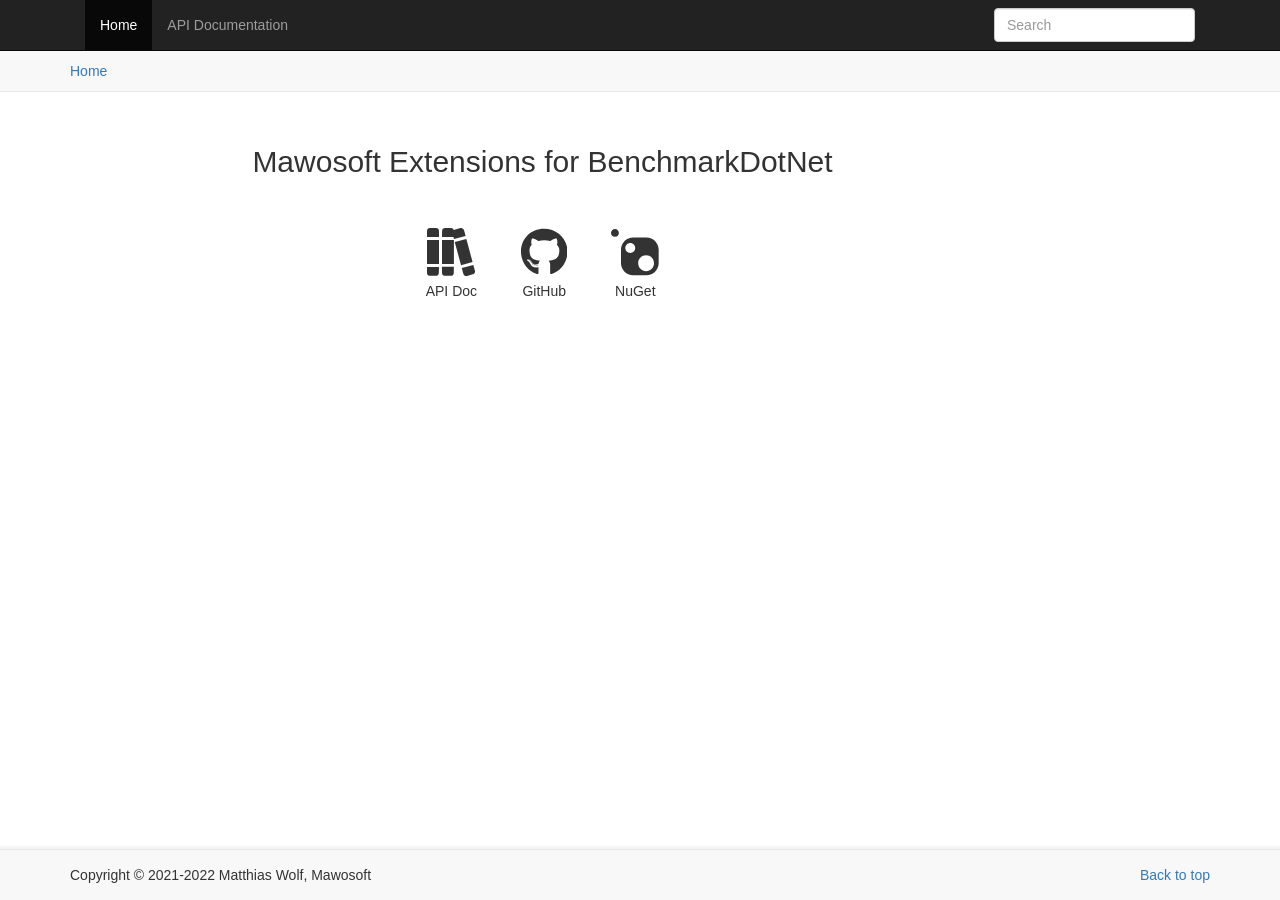
<file: index.html>
﻿<!DOCTYPE html>
<!--[if IE]><![endif]-->
<html>
  
  <head>
    <meta charset="utf-8">
    <meta http-equiv="X-UA-Compatible" content="IE=edge,chrome=1">
    <title>Home | Mawosoft Extensions for BenchmarkDotNet </title>
    <meta name="viewport" content="width=device-width">
    <meta name="title" content="Home | Mawosoft Extensions for BenchmarkDotNet ">
    <meta name="generator" content="docfx 2.59.2.0">
    
    <link rel="shortcut icon" href="favicon.ico">
    <link rel="stylesheet" href="styles/docfx.vendor.css">
    <link rel="stylesheet" href="styles/docfx.css">
    <link rel="stylesheet" href="styles/main.css">
    <meta property="docfx:navrel" content="toc.html">
    <meta property="docfx:tocrel" content="toc.html">
    
    <meta property="docfx:rel" content="">
    <meta property="docfx:newtab" content="true">
  </head>
  <body data-spy="scroll" data-target="#affix" data-offset="120">
    <div id="wrapper">
      <header>
        
        <nav id="autocollapse" class="navbar navbar-inverse ng-scope" role="navigation">
          <div class="container">
            <div class="navbar-header">
              <button type="button" class="navbar-toggle" data-toggle="collapse" data-target="#navbar">
                <span class="sr-only">Toggle navigation</span>
                <span class="icon-bar"></span>
                <span class="icon-bar"></span>
                <span class="icon-bar"></span>
              </button>
            </div>
            <div class="collapse navbar-collapse" id="navbar">
              <form class="navbar-form navbar-right" role="search" id="search">
                <div class="form-group">
                  <input type="text" class="form-control" id="search-query" placeholder="Search" autocomplete="off">
                </div>
              </form>
            </div>
          </div>
        </nav>
        
        <div class="subnav navbar navbar-default">
          <div class="container hide-when-search" id="breadcrumb">
            <ul class="breadcrumb">
              <li></li>
            </ul>
          </div>
        </div>
      </header>
      <div class="container body-content">
        
        <div id="search-results">
          <div class="search-list">Search Results for <span></span></div>
          <div class="sr-items">
            <p><i class="glyphicon glyphicon-refresh index-loading"></i></p>
          </div>
          <ul id="pagination" data-first="First" data-prev="Previous" data-next="Next" data-last="Last"></ul>
        </div>
      </div>
      <div role="main" class="container body-content hide-when-search">
        <div class="article row grid">
          <div class="col-md-10">
            <article class="content wrap" id="_content" data-uid="">

<center>
    <h2>Mawosoft Extensions for BenchmarkDotNet</h2>
    <p>&#160;</p>
    <p>
        <a class="homePageBtn" href="api/Mawosoft.Extensions.BenchmarkDotNet.html">
            <svg class="homePageBtn" height="48px" xmlns="http://www.w3.org/2000/svg" viewbox="0 0 512 512">
                <path fill="currentColor" d="M160 384 l0 -256 l127 0 l0 256 l-127 0 l0 0 ZM96 0 q14 0 23 9 q9 9 9 23 l0 63 l-128 0 l0 -63 q0 -14 9 -23 q9 -9 22 -9 l65 0 l0 0 ZM160 479 l-1 -65 l127 0 l0 64 q0 14 -8 23 q-9 9 -23 9 l-63 0 q-14 0 -23 -9 l0 0 q-9 -8 -9 -22 l0 0 ZM0 479 l0 -63 l128 0 l-2 63 q0 13 -9 22 q-8 9 -22 9 l-64 0 q-13 0 -22 -9 l0 0 q-9 -8 -9 -22 l0 0 ZM0 384 l0 -256 l128 0 l0 256 l-128 0 l0 0 ZM420 116 l66 247 l-123 33 l-67 -247 l124 -33 l0 0 ZM511 455 q3 13 -3 24 q-7 12 -20 15 l-61 17 q-14 3 -25 -3 q-11 -7 -15 -20 l-16 -61 l123 -33 l17 61 l0 0 ZM395 24 l17 61 l-124 33 l-6 -22 l-122 0 l1 -65 q0 -13 9 -22 q9 -9 23 -9 l63 0 q22 1 30 22 q0 -1 0 -1 q4 -2 8 -3 l62 -17 q13 -3 24 3 l0 0 q11 7 15 20 l0 0 Z"></path>
            </svg>
            <br>API Doc
        </a>
        <a class="homePageBtn" href="https://github.com/mawosoft/Mawosoft.Extensions.BenchmarkDotNet">
            <svg class="homePageBtn" height="48px" xmlns="http://www.w3.org/2000/svg" viewbox="0 0 496 512">
                <path fill="currentColor" d="M165.9 397.4c0 2-2.3 3.6-5.2 3.6-3.3 .3-5.6-1.3-5.6-3.6 0-2 2.3-3.6 5.2-3.6 3-.3 5.6 1.3 5.6 3.6zm-31.1-4.5c-.7 2 1.3 4.3 4.3 4.9 2.6 1 5.6 0 6.2-2s-1.3-4.3-4.3-5.2c-2.6-.7-5.5 .3-6.2 2.3zm44.2-1.7c-2.9 .7-4.9 2.6-4.6 4.9 .3 2 2.9 3.3 5.9 2.6 2.9-.7 4.9-2.6 4.6-4.6-.3-1.9-3-3.2-5.9-2.9zM244.8 8C106.1 8 0 113.3 0 252c0 110.9 69.8 205.8 169.5 239.2 12.8 2.3 17.3-5.6 17.3-12.1 0-6.2-.3-40.4-.3-61.4 0 0-70 15-84.7-29.8 0 0-11.4-29.1-27.8-36.6 0 0-22.9-15.7 1.6-15.4 0 0 24.9 2 38.6 25.8 21.9 38.6 58.6 27.5 72.9 20.9 2.3-16 8.8-27.1 16-33.7-55.9-6.2-112.3-14.3-112.3-110.5 0-27.5 7.6-41.3 23.6-58.9-2.6-6.5-11.1-33.3 2.6-67.9 20.9-6.5 69 27 69 27 20-5.6 41.5-8.5 62.8-8.5s42.8 2.9 62.8 8.5c0 0 48.1-33.6 69-27 13.7 34.7 5.2 61.4 2.6 67.9 16 17.7 25.8 31.5 25.8 58.9 0 96.5-58.9 104.2-114.8 110.5 9.2 7.9 17 22.9 17 46.4 0 33.7-.3 75.4-.3 83.6 0 6.5 4.6 14.4 17.3 12.1C428.2 457.8 496 362.9 496 252 496 113.3 383.5 8 244.8 8zM97.2 352.9c-1.3 1-1 3.3 .7 5.2 1.6 1.6 3.9 2.3 5.2 1 1.3-1 1-3.3-.7-5.2-1.6-1.6-3.9-2.3-5.2-1zm-10.8-8.1c-.7 1.3 .3 2.9 2.3 3.9 1.6 1 3.6 .7 4.3-.7 .7-1.3-.3-2.9-2.3-3.9-2-.6-3.6-.3-4.3 .7zm32.4 35.6c-1.6 1.3-1 4.3 1.3 6.2 2.3 2.3 5.2 2.6 6.5 1 1.3-1.3 .7-4.3-1.3-6.2-2.2-2.3-5.2-2.6-6.5-1zm-11.4-14.7c-1.6 1-1.6 3.6 0 5.9 1.6 2.3 4.3 3.3 5.6 2.3 1.6-1.3 1.6-3.9 0-6.2-1.4-2.3-4-3.3-5.6-2z"></path>
            </svg>
            <br>GitHub
        </a>
        <a class="homePageBtn" href="https://www.nuget.org/packages/Mawosoft.Extensions.BenchmarkDotNet/">
            <svg class="homePageBtn" height="48px" viewbox="0 0 512 512" version="1.1" xmlns="http://www.w3.org/2000/svg" xmlns:xlink="http://www.w3.org/1999/xlink">
                <defs>
                    <polygon id="path-1" points="0 46.021103 0 3.7002935 84.6521577 3.7002935 84.6521577 88.3419125 0 88.3419125"></polygon>
                </defs>
                <g id="Symbols" stroke="none" stroke-width="1" fill="none" fill-rule="evenodd">
                    <g id="nuget">
                        <g id="Global/Logo" transform="translate(0.000000, 6.000000)">
                            <path d="M374.424959,454.856991 C327.675805,454.856991 289.772801,416.950177 289.772801,370.196324 C289.772801,323.463635 327.675805,285.535656 374.424959,285.535656 C421.174113,285.535656 459.077116,323.463635 459.077116,370.196324 C459.077116,416.950177 421.174113,454.856991 374.424959,454.856991 M205.565067,260.814741 C176.33891,260.814741 152.657469,237.109754 152.657469,207.901824 C152.657469,178.672728 176.33891,154.988907 205.565067,154.988907 C234.791225,154.988907 258.472666,178.672728 258.472666,207.901824 C258.472666,237.109754 234.791225,260.814741 205.565067,260.814741 M378.170817,95.6417786 L236.886365,95.6417786 C164.889705,95.6417786 106.479717,154.057639 106.479717,226.082702 L106.479717,367.360191 C106.479717,439.40642 164.889705,497.77995 236.886365,497.77995 L378.170817,497.77995 C450.209803,497.77995 508.577466,439.40642 508.577466,367.360191 L508.577466,226.082702 C508.577466,154.057639 450.209803,95.6417786 378.170817,95.6417786" id="Fill-12" fill="currentColor" fill-rule="evenodd"></path>
                            <mask id="mask-2" fill="white">
                                <use xlink:href="#path-1"></use>
                            </mask>
                            <g id="Clip-15"></g>
                            <path d="M84.6521577,46.0115787 C84.6521577,69.3990881 65.6900744,88.3419125 42.3260788,88.3419125 C18.9409203,88.3419125 0,69.3990881 0,46.0115787 C0,22.6452344 18.9409203,3.68124485 42.3260788,3.68124485 C65.6900744,3.68124485 84.6521577,22.6452344 84.6521577,46.0115787" id="Fill-14" fill="currentColor" fill-rule="evenodd" mask="url(#mask-2)"></path>
                        </g>
                    </g>
                </g>
            </svg>
            <br>NuGet
        </a>
    </p>
</center>
</article>
          </div>
          
          <div class="hidden-sm col-md-2" role="complementary">
            <div class="sideaffix">
              <div class="contribution">
                <ul class="nav">
                </ul>
              </div>
              <nav class="bs-docs-sidebar hidden-print hidden-xs hidden-sm affix" id="affix">
                <h5>In This Article</h5>
                <div></div>
              </nav>
            </div>
          </div>
        </div>
      </div>
      
      <footer>
        <div class="grad-bottom"></div>
        <div class="footer">
          <div class="container">
            <span class="pull-right">
              <a href="#top">Back to top</a>
            </span>
            Copyright &copy; 2021-2022 Matthias Wolf, Mawosoft
            
          </div>
        </div>
      </footer>
    </div>
    
    <script type="text/javascript" src="styles/docfx.vendor.js"></script>
    <script type="text/javascript" src="styles/docfx.js"></script>
    <script type="text/javascript" src="styles/main.js"></script>
  </body>
</html>
</file>
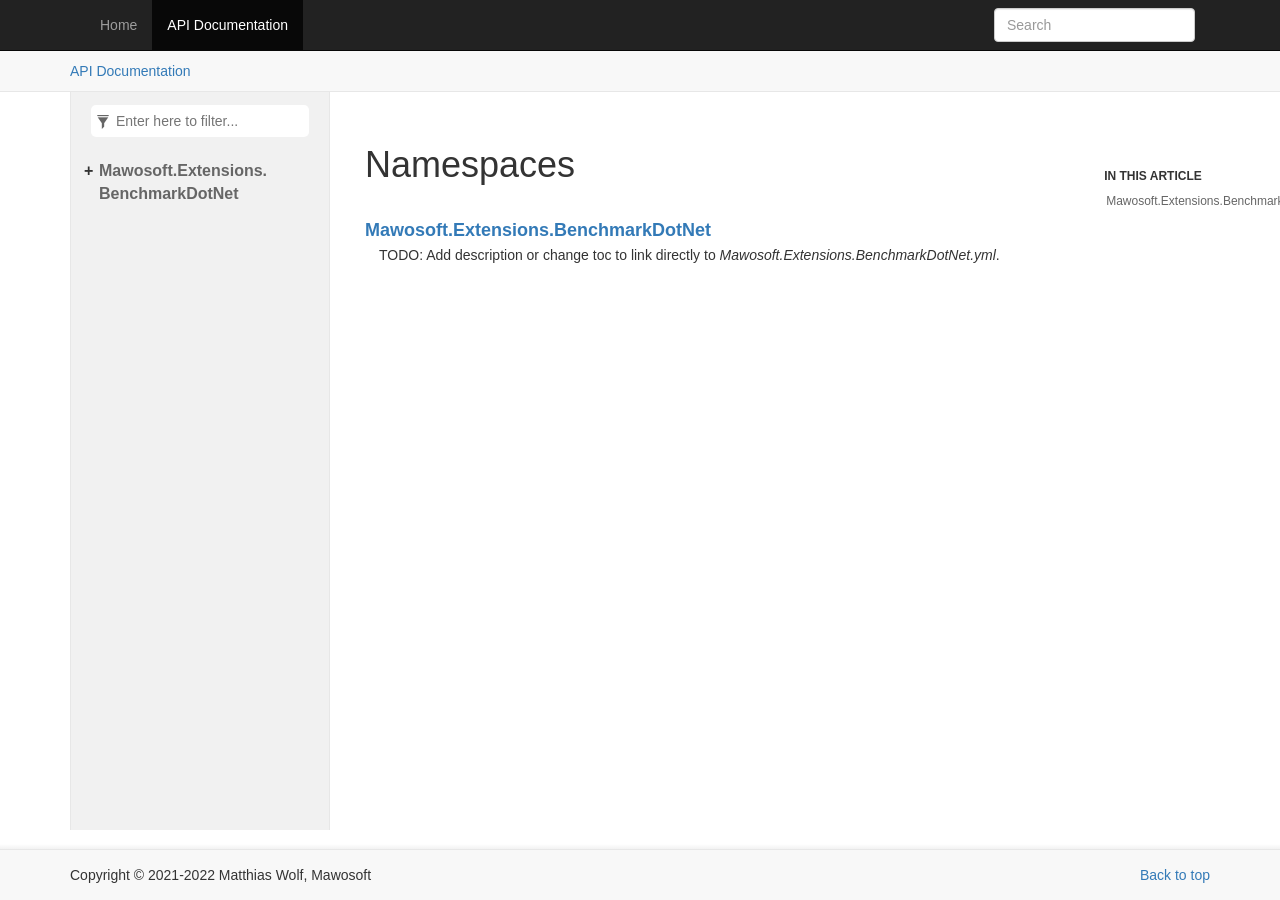
<file: api/index.html>
﻿<!DOCTYPE html>
<!--[if IE]><![endif]-->
<html>
  
  <head>
    <meta charset="utf-8">
    <meta http-equiv="X-UA-Compatible" content="IE=edge,chrome=1">
    <title>Namespaces | Mawosoft Extensions for BenchmarkDotNet </title>
    <meta name="viewport" content="width=device-width">
    <meta name="title" content="Namespaces | Mawosoft Extensions for BenchmarkDotNet ">
    <meta name="generator" content="docfx 2.59.2.0">
    
    <link rel="shortcut icon" href="../favicon.ico">
    <link rel="stylesheet" href="../styles/docfx.vendor.css">
    <link rel="stylesheet" href="../styles/docfx.css">
    <link rel="stylesheet" href="../styles/main.css">
    <meta property="docfx:navrel" content="../toc.html">
    <meta property="docfx:tocrel" content="toc.html">
    
    <meta property="docfx:rel" content="../">
    <meta property="docfx:newtab" content="true">
  </head>
  <body data-spy="scroll" data-target="#affix" data-offset="120">
    <div id="wrapper">
      <header>
        
        <nav id="autocollapse" class="navbar navbar-inverse ng-scope" role="navigation">
          <div class="container">
            <div class="navbar-header">
              <button type="button" class="navbar-toggle" data-toggle="collapse" data-target="#navbar">
                <span class="sr-only">Toggle navigation</span>
                <span class="icon-bar"></span>
                <span class="icon-bar"></span>
                <span class="icon-bar"></span>
              </button>
            </div>
            <div class="collapse navbar-collapse" id="navbar">
              <form class="navbar-form navbar-right" role="search" id="search">
                <div class="form-group">
                  <input type="text" class="form-control" id="search-query" placeholder="Search" autocomplete="off">
                </div>
              </form>
            </div>
          </div>
        </nav>
        
        <div class="subnav navbar navbar-default">
          <div class="container hide-when-search" id="breadcrumb">
            <ul class="breadcrumb">
              <li></li>
            </ul>
          </div>
        </div>
      </header>
      <div class="container body-content">
        
        <div id="search-results">
          <div class="search-list">Search Results for <span></span></div>
          <div class="sr-items">
            <p><i class="glyphicon glyphicon-refresh index-loading"></i></p>
          </div>
          <ul id="pagination" data-first="First" data-prev="Previous" data-next="Next" data-last="Last"></ul>
        </div>
      </div>
      <div role="main" class="container body-content hide-when-search">
        
        <div class="sidenav hide-when-search">
          <a class="btn toc-toggle collapse" data-toggle="collapse" href="#sidetoggle" aria-expanded="false" aria-controls="sidetoggle">Show / Hide Table of Contents</a>
          <div class="sidetoggle collapse" id="sidetoggle">
            <div id="sidetoc"></div>
          </div>
        </div>
        <div class="article row grid-right">
          <div class="col-md-10">
            <article class="content wrap" id="_content" data-uid="">
<h1 id="namespaces">Namespaces</h1>

<h4 id="mawosoftextensionsbenchmarkdotnetmawosoftextensionsbenchmarkdotnetyml"><a href="Mawosoft.Extensions.BenchmarkDotNet.html">Mawosoft.Extensions.BenchmarkDotNet</a></h4>
<section>
TODO: Add description or change toc to link directly to <em>Mawosoft.Extensions.BenchmarkDotNet.yml</em>.
</section>
</article>
          </div>
          
          <div class="hidden-sm col-md-2" role="complementary">
            <div class="sideaffix">
              <div class="contribution">
                <ul class="nav">
                </ul>
              </div>
              <nav class="bs-docs-sidebar hidden-print hidden-xs hidden-sm affix" id="affix">
                <h5>In This Article</h5>
                <div></div>
              </nav>
            </div>
          </div>
        </div>
      </div>
      
      <footer>
        <div class="grad-bottom"></div>
        <div class="footer">
          <div class="container">
            <span class="pull-right">
              <a href="#top">Back to top</a>
            </span>
            Copyright &copy; 2021-2022 Matthias Wolf, Mawosoft
            
          </div>
        </div>
      </footer>
    </div>
    
    <script type="text/javascript" src="../styles/docfx.vendor.js"></script>
    <script type="text/javascript" src="../styles/docfx.js"></script>
    <script type="text/javascript" src="../styles/main.js"></script>
  </body>
</html>
</file>
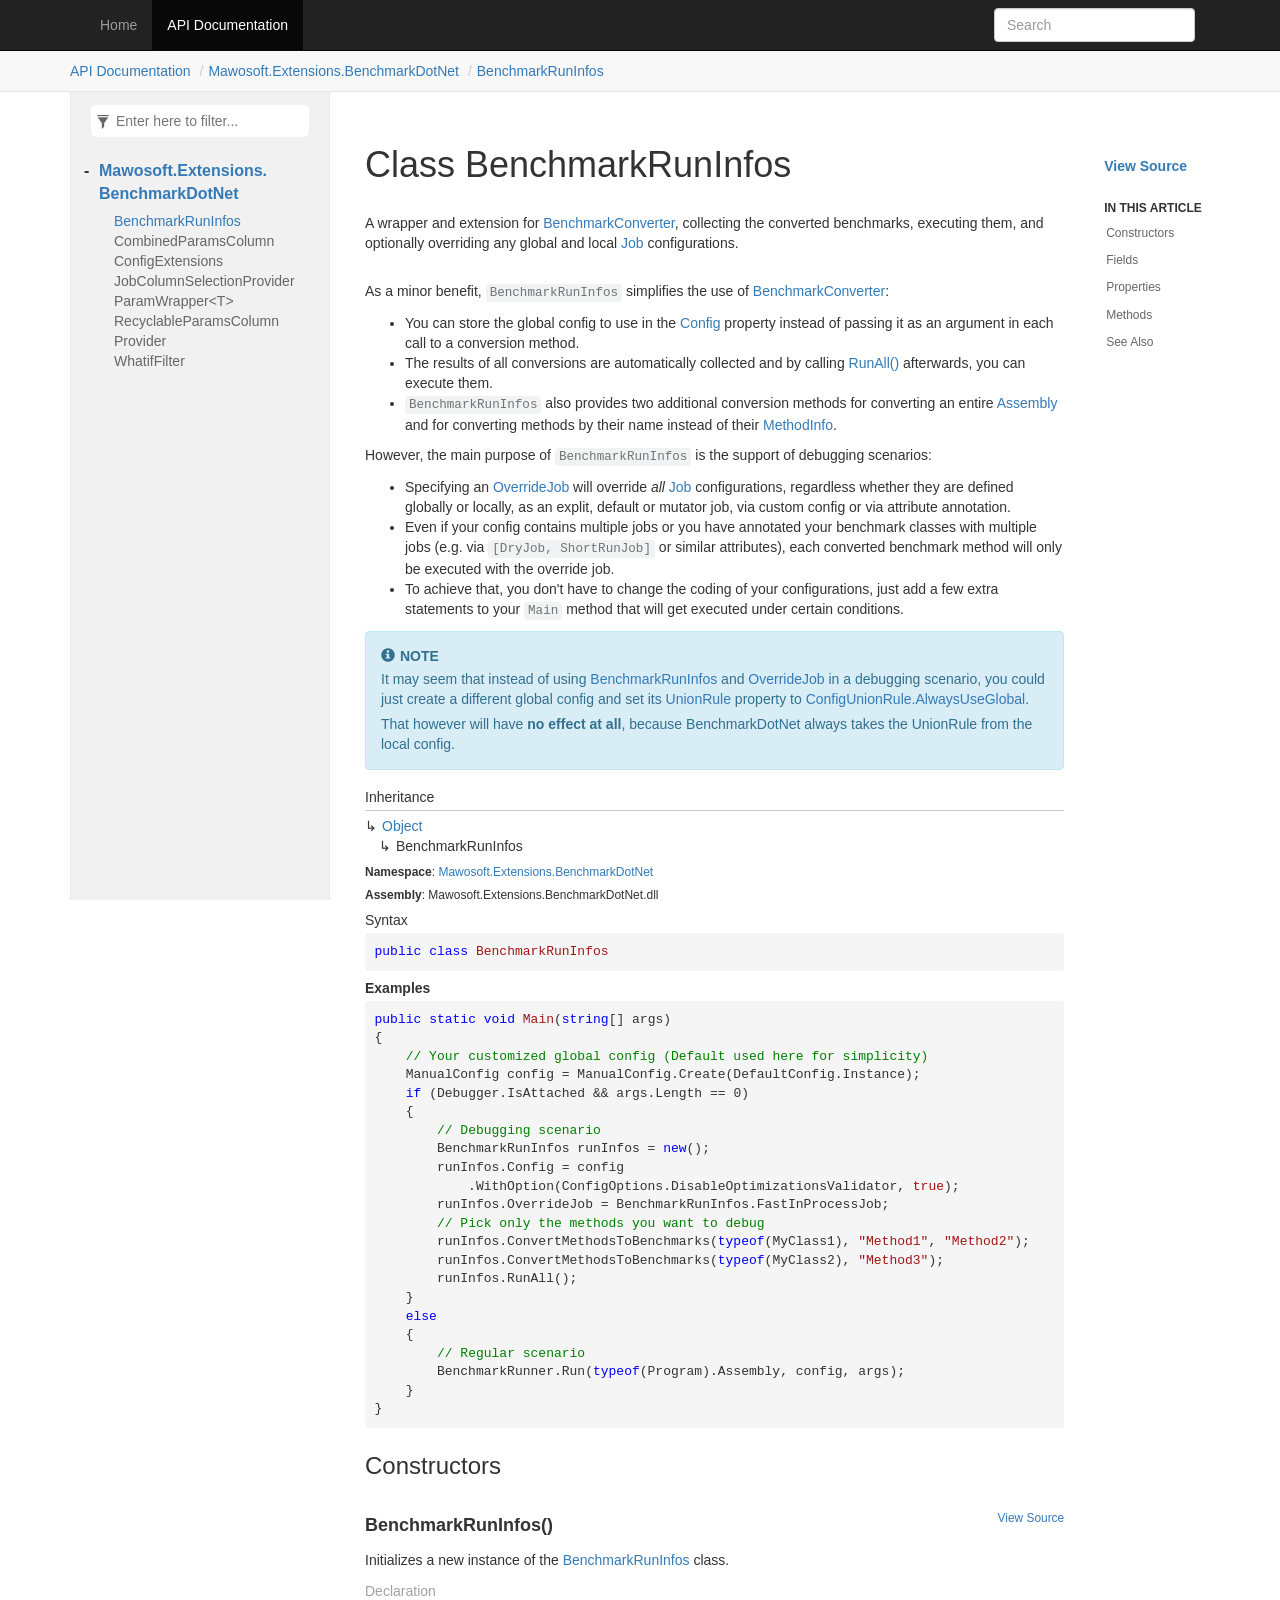
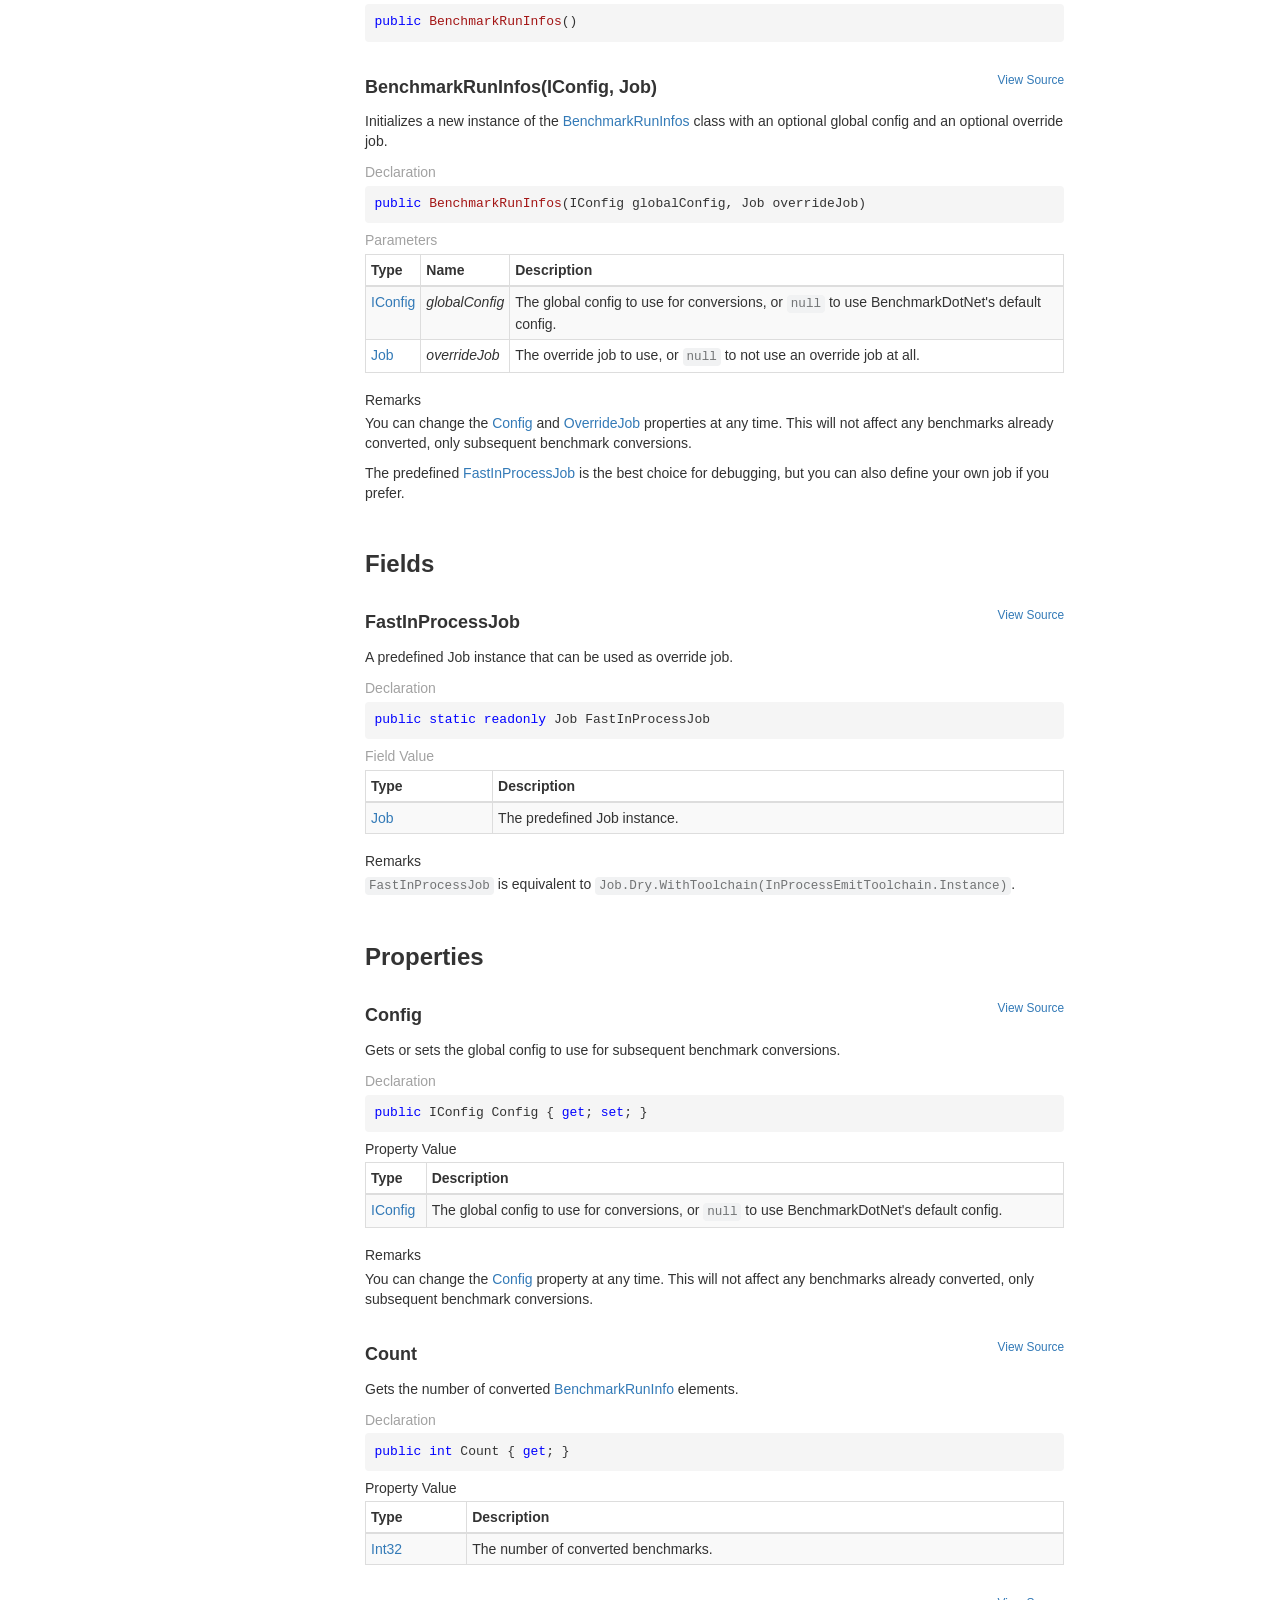
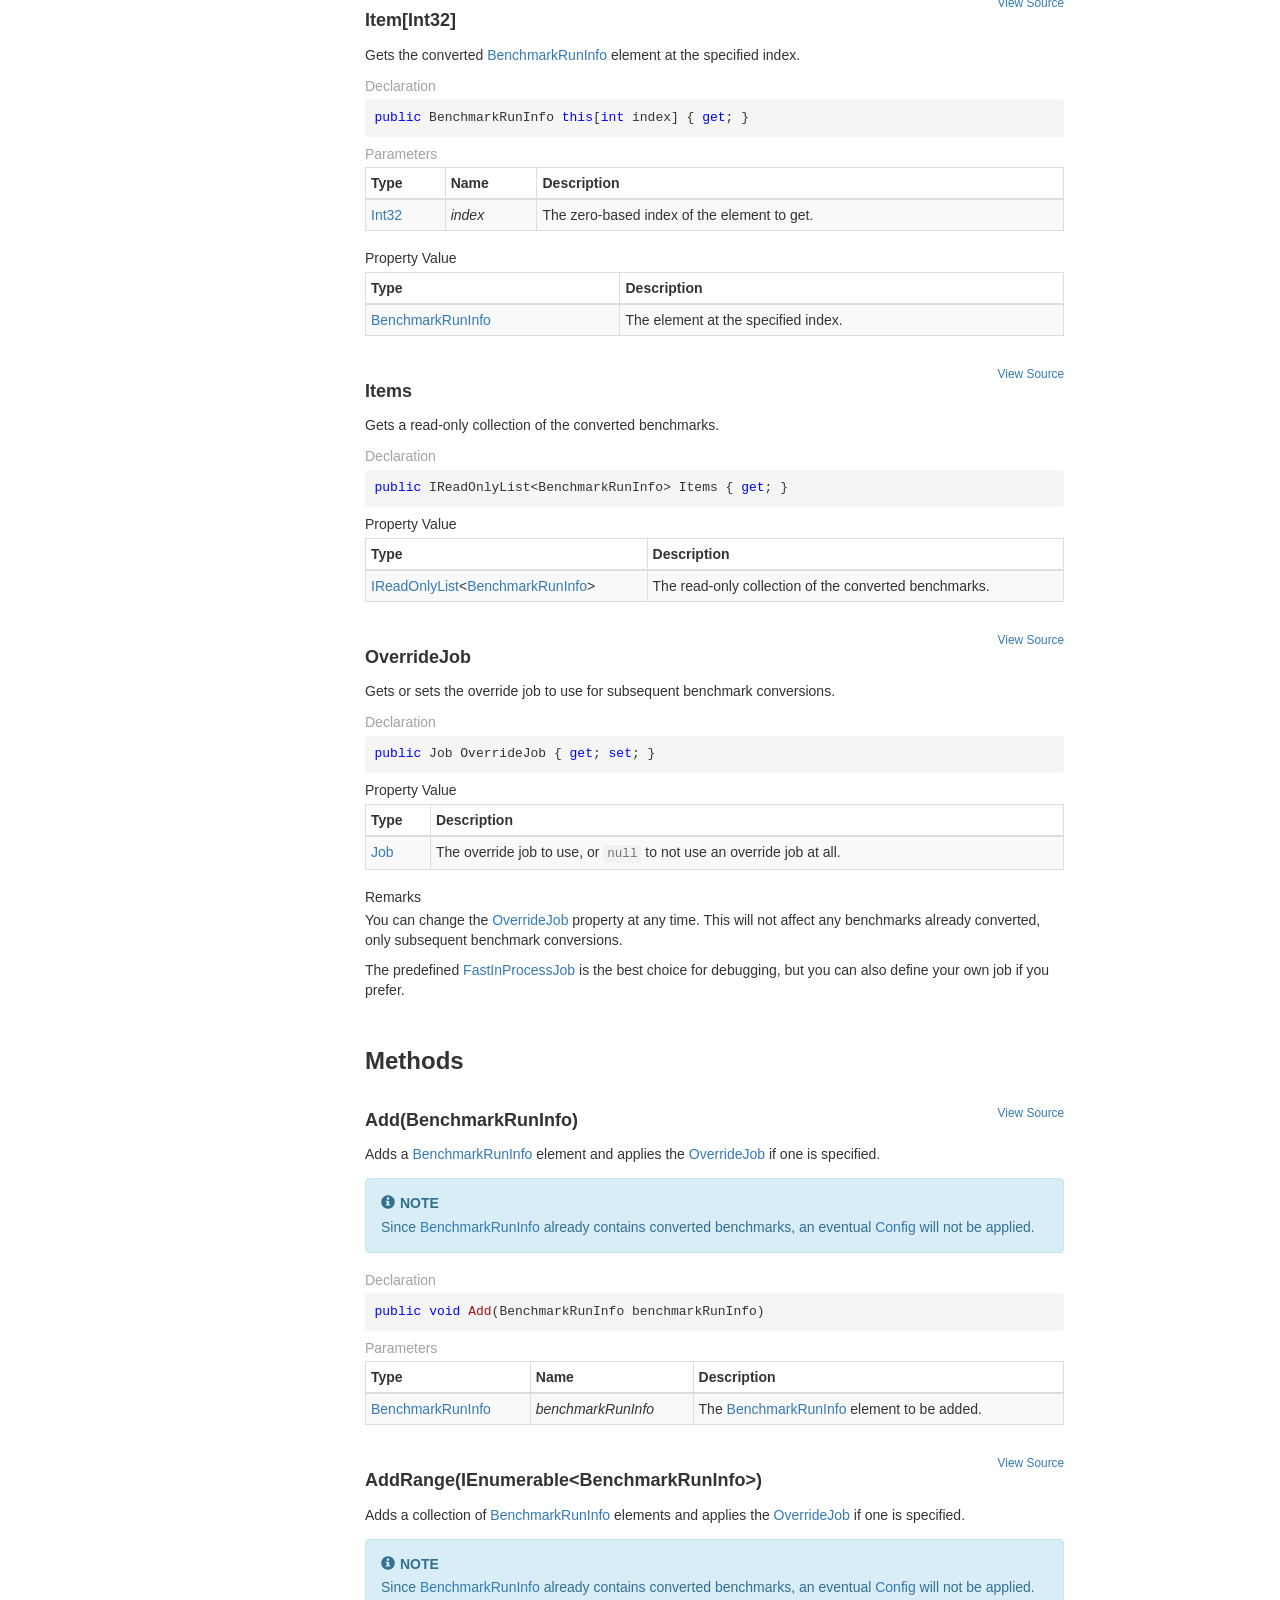
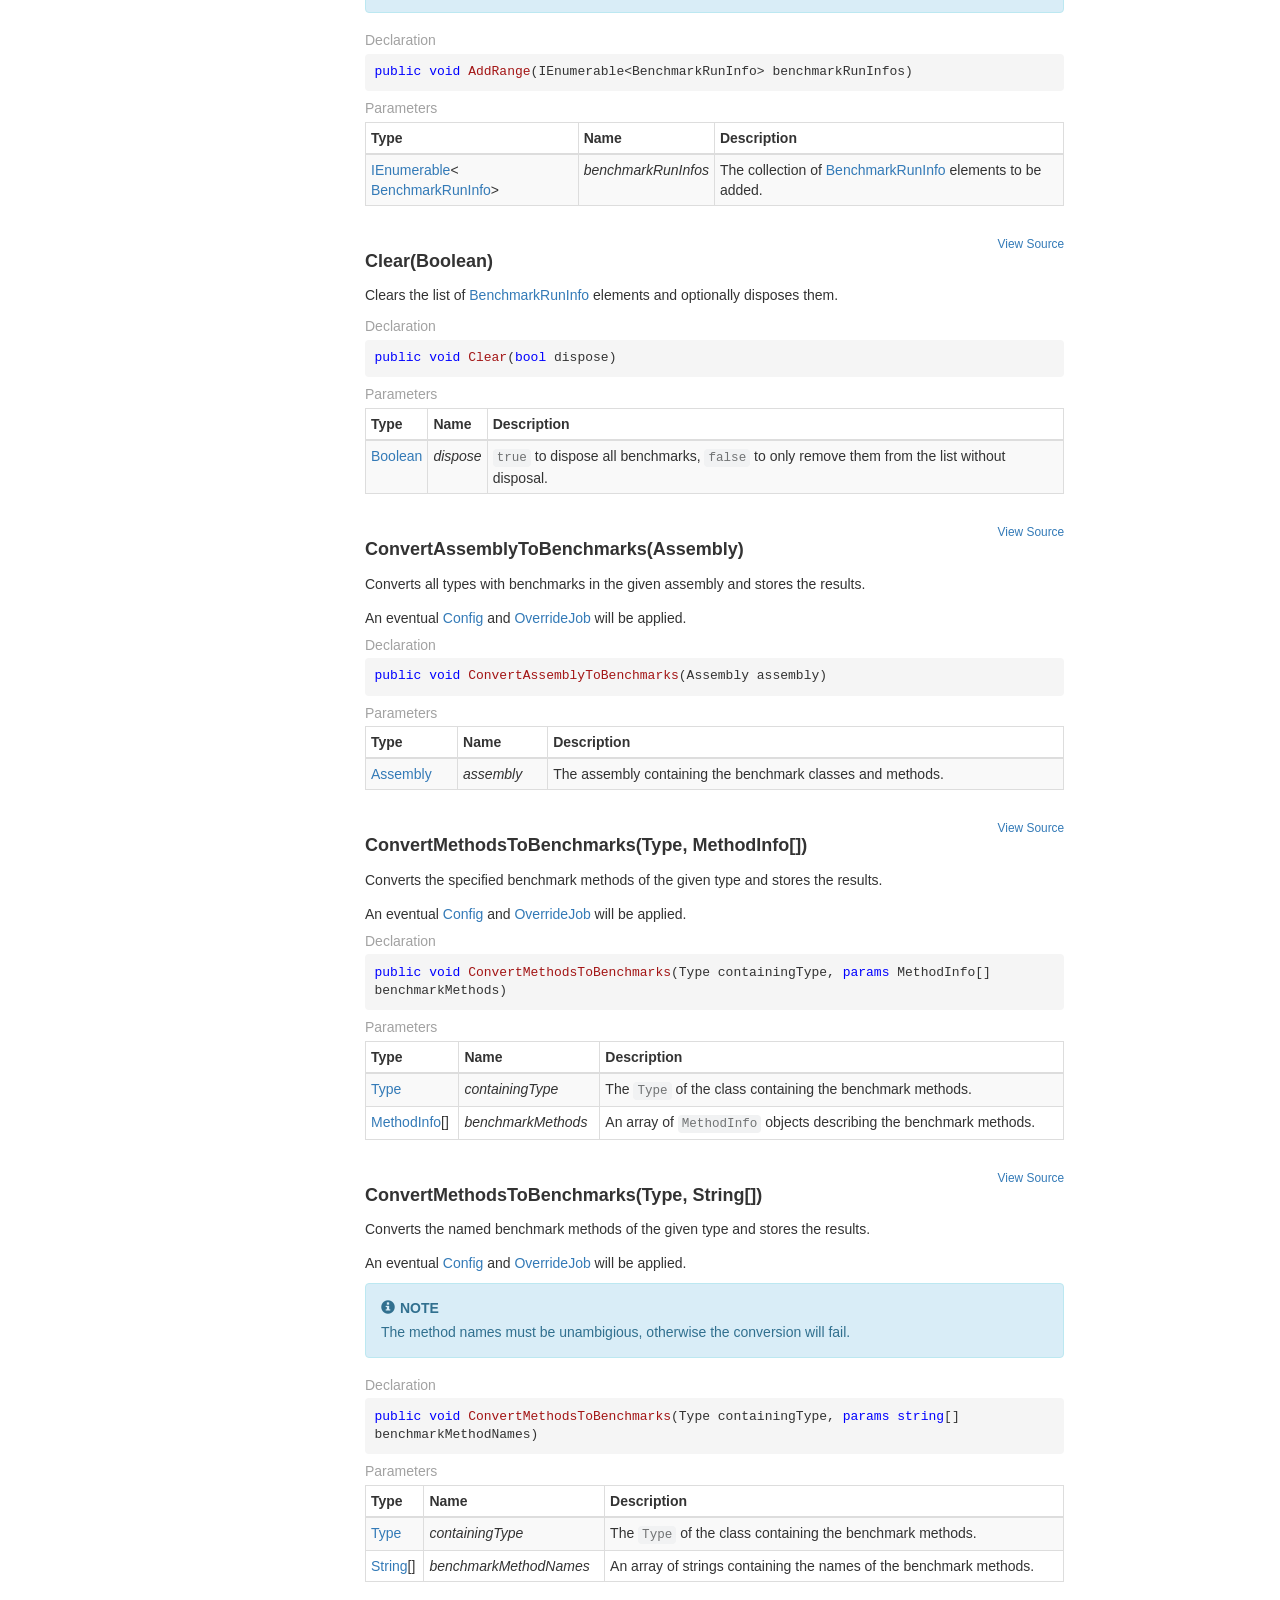
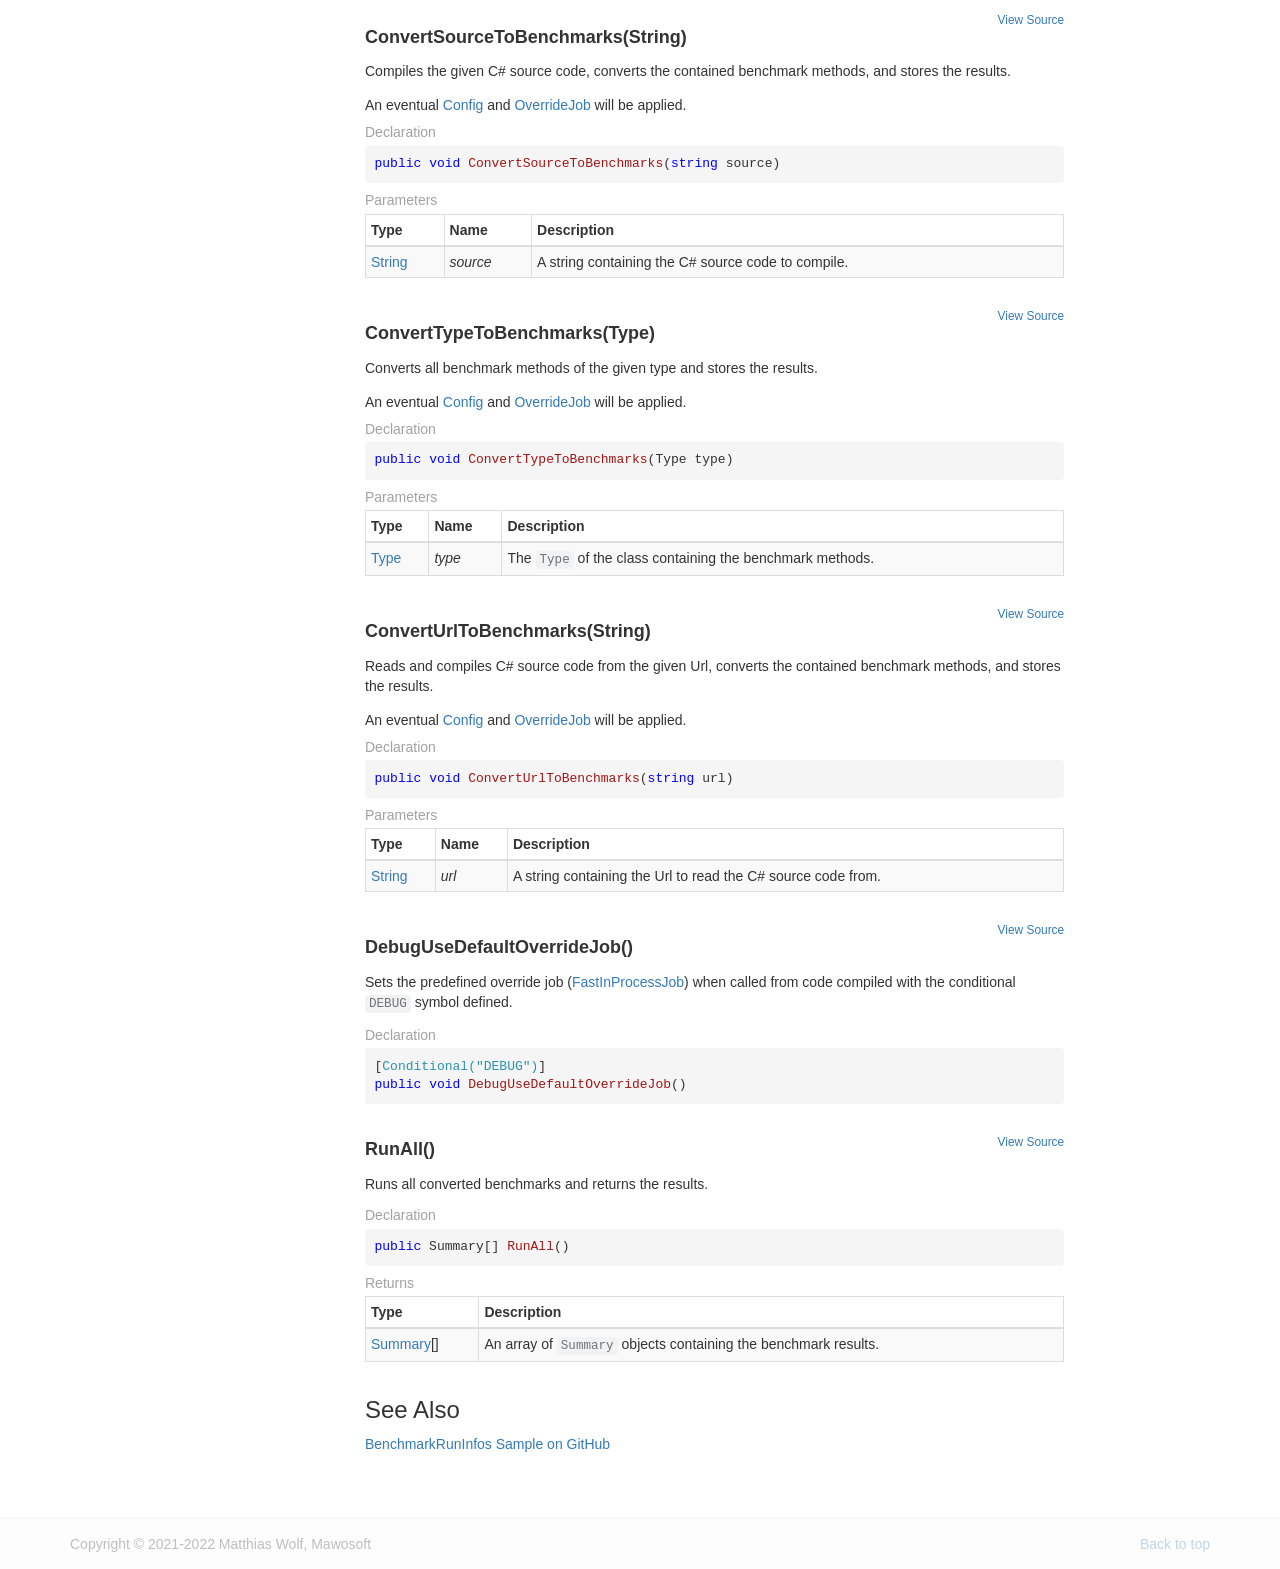
<file: api/Mawosoft.Extensions.BenchmarkDotNet.BenchmarkRunInfos.html>
﻿<!DOCTYPE html>
<!--[if IE]><![endif]-->
<html>
  
  <head>
    <meta charset="utf-8">
    <meta http-equiv="X-UA-Compatible" content="IE=edge,chrome=1">
    <title>Class BenchmarkRunInfos
   | Mawosoft Extensions for BenchmarkDotNet </title>
    <meta name="viewport" content="width=device-width">
    <meta name="title" content="Class BenchmarkRunInfos
   | Mawosoft Extensions for BenchmarkDotNet ">
    <meta name="generator" content="docfx 2.59.2.0">
    
    <link rel="shortcut icon" href="../favicon.ico">
    <link rel="stylesheet" href="../styles/docfx.vendor.css">
    <link rel="stylesheet" href="../styles/docfx.css">
    <link rel="stylesheet" href="../styles/main.css">
    <meta property="docfx:navrel" content="../toc.html">
    <meta property="docfx:tocrel" content="toc.html">
    
    <meta property="docfx:rel" content="../">
    <meta property="docfx:newtab" content="true">
  </head>
  <body data-spy="scroll" data-target="#affix" data-offset="120">
    <div id="wrapper">
      <header>
        
        <nav id="autocollapse" class="navbar navbar-inverse ng-scope" role="navigation">
          <div class="container">
            <div class="navbar-header">
              <button type="button" class="navbar-toggle" data-toggle="collapse" data-target="#navbar">
                <span class="sr-only">Toggle navigation</span>
                <span class="icon-bar"></span>
                <span class="icon-bar"></span>
                <span class="icon-bar"></span>
              </button>
            </div>
            <div class="collapse navbar-collapse" id="navbar">
              <form class="navbar-form navbar-right" role="search" id="search">
                <div class="form-group">
                  <input type="text" class="form-control" id="search-query" placeholder="Search" autocomplete="off">
                </div>
              </form>
            </div>
          </div>
        </nav>
        
        <div class="subnav navbar navbar-default">
          <div class="container hide-when-search" id="breadcrumb">
            <ul class="breadcrumb">
              <li></li>
            </ul>
          </div>
        </div>
      </header>
      <div class="container body-content">
        
        <div id="search-results">
          <div class="search-list">Search Results for <span></span></div>
          <div class="sr-items">
            <p><i class="glyphicon glyphicon-refresh index-loading"></i></p>
          </div>
          <ul id="pagination" data-first="First" data-prev="Previous" data-next="Next" data-last="Last"></ul>
        </div>
      </div>
      <div role="main" class="container body-content hide-when-search">
        
        <div class="sidenav hide-when-search">
          <a class="btn toc-toggle collapse" data-toggle="collapse" href="#sidetoggle" aria-expanded="false" aria-controls="sidetoggle">Show / Hide Table of Contents</a>
          <div class="sidetoggle collapse" id="sidetoggle">
            <div id="sidetoc"></div>
          </div>
        </div>
        <div class="article row grid-right">
          <div class="col-md-10">
            <article class="content wrap" id="_content" data-uid="Mawosoft.Extensions.BenchmarkDotNet.BenchmarkRunInfos">
  
  
  <h1 id="Mawosoft_Extensions_BenchmarkDotNet_BenchmarkRunInfos" data-uid="Mawosoft.Extensions.BenchmarkDotNet.BenchmarkRunInfos" class="text-break">Class BenchmarkRunInfos
  </h1>
  <div class="markdown level0 summary"><p>A wrapper and extension for <a class="xref" href="https://benchmarkdotnet.org/api/BenchmarkDotNet.Running.BenchmarkConverter.html">BenchmarkConverter</a>, collecting the converted benchmarks,
executing them, and optionally overriding any global and local <a class="xref" href="https://benchmarkdotnet.org/api/BenchmarkDotNet.Jobs.Job.html">Job</a> configurations.</p>
</div>
  <div class="markdown level0 conceptual"><p>As a minor benefit, <code>BenchmarkRunInfos</code> simplifies the use of <a class="xref" href="https://benchmarkdotnet.org/api/BenchmarkDotNet.Running.BenchmarkConverter.html">BenchmarkConverter</a>:</p>
<ul>
<li>You can store the global config to use in the <a class="xref" href="Mawosoft.Extensions.BenchmarkDotNet.BenchmarkRunInfos.html#Mawosoft_Extensions_BenchmarkDotNet_BenchmarkRunInfos_Config">Config</a>
property instead of passing it as an argument in each call to a conversion method.</li>
<li>The results of all conversions are automatically collected and by calling <a class="xref" href="Mawosoft.Extensions.BenchmarkDotNet.BenchmarkRunInfos.html#Mawosoft_Extensions_BenchmarkDotNet_BenchmarkRunInfos_RunAll">RunAll()</a>
afterwards, you can execute them.</li>
<li><code>BenchmarkRunInfos</code> also provides two additional conversion methods for converting an entire <a class="xref" href="https://docs.microsoft.com/dotnet/api/system.reflection.assembly">Assembly</a>
and for converting methods by their name instead of their <a class="xref" href="https://docs.microsoft.com/dotnet/api/system.reflection.methodinfo">MethodInfo</a>.</li>
</ul>
<p>However, the main purpose of <code>BenchmarkRunInfos</code> is the support of debugging scenarios:</p>
<ul>
<li>Specifying an <a class="xref" href="Mawosoft.Extensions.BenchmarkDotNet.BenchmarkRunInfos.html#Mawosoft_Extensions_BenchmarkDotNet_BenchmarkRunInfos_OverrideJob">OverrideJob</a> will override <em>all</em>
<a class="xref" href="https://benchmarkdotnet.org/api/BenchmarkDotNet.Jobs.Job.html">Job</a> configurations, regardless whether they are defined globally or locally,
as an explit, default or mutator job, via custom config or via attribute annotation.</li>
<li>Even if your config contains multiple jobs or you have annotated your benchmark classes with multiple jobs
(e.g. via <code>[DryJob, ShortRunJob]</code> or similar attributes), each converted benchmark method will only be
executed with the override job.</li>
<li>To achieve that, you don&#39;t have to change the coding of your configurations, just add a few extra statements
to your <code>Main</code> method that will get executed under certain conditions.</li>
</ul>
<div class="NOTE"><h5>Note</h5><p>It may seem that instead of using <a class="xref" href="Mawosoft.Extensions.BenchmarkDotNet.BenchmarkRunInfos.html">BenchmarkRunInfos</a> and
<a class="xref" href="Mawosoft.Extensions.BenchmarkDotNet.BenchmarkRunInfos.html#Mawosoft_Extensions_BenchmarkDotNet_BenchmarkRunInfos_OverrideJob">OverrideJob</a> in a debugging scenario,
you could just create a different global config and set its <a class="xref" href="https://benchmarkdotnet.org/api/BenchmarkDotNet.Configs.ManualConfig.html#BenchmarkDotNet_Configs_ManualConfig_UnionRule">UnionRule</a>
property to <a class="xref" href="https://benchmarkdotnet.org/api/BenchmarkDotNet.Configs.ConfigUnionRule.html#BenchmarkDotNet_Configs_ConfigUnionRule_AlwaysUseGlobal">ConfigUnionRule.AlwaysUseGlobal</a>.</p>
<p>That however will have <strong>no effect at all</strong>, because BenchmarkDotNet always takes the UnionRule from the local config.</p>
</div>
</div>
  <div class="inheritance">
    <h5>Inheritance</h5>
    <div class="level0"><a class="xref" href="https://docs.microsoft.com/dotnet/api/system.object">Object</a></div>
    <div class="level1"><span class="xref">BenchmarkRunInfos</span></div>
  </div>
  <h6><strong>Namespace</strong>: <a class="xref" href="Mawosoft.Extensions.BenchmarkDotNet.html">Mawosoft.Extensions.BenchmarkDotNet</a></h6>
  <h6><strong>Assembly</strong>: Mawosoft.Extensions.BenchmarkDotNet.dll</h6>
  <h5 id="Mawosoft_Extensions_BenchmarkDotNet_BenchmarkRunInfos_syntax">Syntax</h5>
  <div class="codewrapper">
    <pre><code class="lang-csharp hljs">public class BenchmarkRunInfos</code></pre>
  </div>
  <h5 id="Mawosoft_Extensions_BenchmarkDotNet_BenchmarkRunInfos_examples"><strong>Examples</strong></h5>
  <pre><code class="lang-csharp">public static void Main(string[] args)
{
    // Your customized global config (Default used here for simplicity)
    ManualConfig config = ManualConfig.Create(DefaultConfig.Instance);
    if (Debugger.IsAttached &amp;&amp; args.Length == 0)
    {
        // Debugging scenario
        BenchmarkRunInfos runInfos = new();
        runInfos.Config = config
            .WithOption(ConfigOptions.DisableOptimizationsValidator, true);
        runInfos.OverrideJob = BenchmarkRunInfos.FastInProcessJob;
        // Pick only the methods you want to debug
        runInfos.ConvertMethodsToBenchmarks(typeof(MyClass1), &quot;Method1&quot;, &quot;Method2&quot;);
        runInfos.ConvertMethodsToBenchmarks(typeof(MyClass2), &quot;Method3&quot;);
        runInfos.RunAll();
    }
    else
    {
        // Regular scenario
        BenchmarkRunner.Run(typeof(Program).Assembly, config, args);
    }
}
</code></pre>
  <h3 id="constructors">Constructors
  </h3>
  <span class="small pull-right mobile-hide">
    <a href="https://github.com/mawosoft/Mawosoft.Extensions.BenchmarkDotNet/blob/master/src/Mawosoft.Extensions.BenchmarkDotNet/BenchmarkRunInfos.cs/#L84">View Source</a>
  </span>
  <a id="Mawosoft_Extensions_BenchmarkDotNet_BenchmarkRunInfos__ctor_" data-uid="Mawosoft.Extensions.BenchmarkDotNet.BenchmarkRunInfos.#ctor*"></a>
  <h4 id="Mawosoft_Extensions_BenchmarkDotNet_BenchmarkRunInfos__ctor" data-uid="Mawosoft.Extensions.BenchmarkDotNet.BenchmarkRunInfos.#ctor">BenchmarkRunInfos()</h4>
  <div class="markdown level1 summary"><p>Initializes a new instance of the <a class="xref" href="Mawosoft.Extensions.BenchmarkDotNet.BenchmarkRunInfos.html">BenchmarkRunInfos</a> class.</p>
</div>
  <div class="markdown level1 conceptual"></div>
  <h5 class="decalaration">Declaration</h5>
  <div class="codewrapper">
    <pre><code class="lang-csharp hljs">public BenchmarkRunInfos()</code></pre>
  </div>
  <span class="small pull-right mobile-hide">
    <a href="https://github.com/mawosoft/Mawosoft.Extensions.BenchmarkDotNet/blob/master/src/Mawosoft.Extensions.BenchmarkDotNet/BenchmarkRunInfos.cs/#L90">View Source</a>
  </span>
  <a id="Mawosoft_Extensions_BenchmarkDotNet_BenchmarkRunInfos__ctor_" data-uid="Mawosoft.Extensions.BenchmarkDotNet.BenchmarkRunInfos.#ctor*"></a>
  <h4 id="Mawosoft_Extensions_BenchmarkDotNet_BenchmarkRunInfos__ctor_BenchmarkDotNet_Configs_IConfig_BenchmarkDotNet_Jobs_Job_" data-uid="Mawosoft.Extensions.BenchmarkDotNet.BenchmarkRunInfos.#ctor(BenchmarkDotNet.Configs.IConfig,BenchmarkDotNet.Jobs.Job)">BenchmarkRunInfos(IConfig, Job)</h4>
  <div class="markdown level1 summary"><p>Initializes a new instance of the <a class="xref" href="Mawosoft.Extensions.BenchmarkDotNet.BenchmarkRunInfos.html">BenchmarkRunInfos</a> class with an optional global
config and an optional override job.</p>
</div>
  <div class="markdown level1 conceptual"></div>
  <h5 class="decalaration">Declaration</h5>
  <div class="codewrapper">
    <pre><code class="lang-csharp hljs">public BenchmarkRunInfos(IConfig globalConfig, Job overrideJob)</code></pre>
  </div>
  <h5 class="parameters">Parameters</h5>
  <table class="table table-bordered table-striped table-condensed">
    <thead>
      <tr>
        <th>Type</th>
        <th>Name</th>
        <th>Description</th>
      </tr>
    </thead>
    <tbody>
      <tr>
        <td><a class="xref" href="https://benchmarkdotnet.org/api/BenchmarkDotNet.Configs.IConfig.html">IConfig</a></td>
        <td><span class="parametername">globalConfig</span></td>
        <td><p>The global config to use for conversions, or <code>null</code> to use BenchmarkDotNet&#39;s default config.</p>
</td>
      </tr>
      <tr>
        <td><a class="xref" href="https://benchmarkdotnet.org/api/BenchmarkDotNet.Jobs.Job.html">Job</a></td>
        <td><span class="parametername">overrideJob</span></td>
        <td><p>The override job to use, or <code>null</code> to not use an override job at all.</p>
</td>
      </tr>
    </tbody>
  </table>
  <h5 id="Mawosoft_Extensions_BenchmarkDotNet_BenchmarkRunInfos__ctor_BenchmarkDotNet_Configs_IConfig_BenchmarkDotNet_Jobs_Job__remarks">Remarks</h5>
  <div class="markdown level1 remarks"><p>You can change the <a class="xref" href="Mawosoft.Extensions.BenchmarkDotNet.BenchmarkRunInfos.html#Mawosoft_Extensions_BenchmarkDotNet_BenchmarkRunInfos_Config">Config</a> and <a class="xref" href="Mawosoft.Extensions.BenchmarkDotNet.BenchmarkRunInfos.html#Mawosoft_Extensions_BenchmarkDotNet_BenchmarkRunInfos_OverrideJob">OverrideJob</a>
properties at any time. This will not affect any benchmarks already converted, only subsequent benchmark conversions.</p>
<p>The predefined <a class="xref" href="Mawosoft.Extensions.BenchmarkDotNet.BenchmarkRunInfos.html#Mawosoft_Extensions_BenchmarkDotNet_BenchmarkRunInfos_FastInProcessJob">FastInProcessJob</a> is the best choice for debugging,
but you can also define your own job if you prefer.</p>
</div>
  <h3 id="fields">Fields
  </h3>
  <span class="small pull-right mobile-hide">
    <a href="https://github.com/mawosoft/Mawosoft.Extensions.BenchmarkDotNet/blob/master/src/Mawosoft.Extensions.BenchmarkDotNet/BenchmarkRunInfos.cs/#L26">View Source</a>
  </span>
  <h4 id="Mawosoft_Extensions_BenchmarkDotNet_BenchmarkRunInfos_FastInProcessJob" data-uid="Mawosoft.Extensions.BenchmarkDotNet.BenchmarkRunInfos.FastInProcessJob">FastInProcessJob</h4>
  <div class="markdown level1 summary"><p>A predefined Job instance that can be used as override job.</p>
</div>
  <div class="markdown level1 conceptual"></div>
  <h5 class="decalaration">Declaration</h5>
  <div class="codewrapper">
    <pre><code class="lang-csharp hljs">public static readonly Job FastInProcessJob</code></pre>
  </div>
  <h5 class="fieldValue">Field Value</h5>
  <table class="table table-bordered table-striped table-condensed">
    <thead>
      <tr>
        <th>Type</th>
        <th>Description</th>
      </tr>
    </thead>
    <tbody>
      <tr>
        <td><a class="xref" href="https://benchmarkdotnet.org/api/BenchmarkDotNet.Jobs.Job.html">Job</a></td>
        <td><p>The predefined Job instance.</p>
</td>
      </tr>
    </tbody>
  </table>
  <h5 id="Mawosoft_Extensions_BenchmarkDotNet_BenchmarkRunInfos_FastInProcessJob_remarks">Remarks</h5>
  <div class="markdown level1 remarks"><p><code>FastInProcessJob</code> is equivalent to <code>Job.Dry.WithToolchain(InProcessEmitToolchain.Instance)</code>.</p>
</div>
  <h3 id="properties">Properties
  </h3>
  <span class="small pull-right mobile-hide">
    <a href="https://github.com/mawosoft/Mawosoft.Extensions.BenchmarkDotNet/blob/master/src/Mawosoft.Extensions.BenchmarkDotNet/BenchmarkRunInfos.cs/#L34">View Source</a>
  </span>
  <a id="Mawosoft_Extensions_BenchmarkDotNet_BenchmarkRunInfos_Config_" data-uid="Mawosoft.Extensions.BenchmarkDotNet.BenchmarkRunInfos.Config*"></a>
  <h4 id="Mawosoft_Extensions_BenchmarkDotNet_BenchmarkRunInfos_Config" data-uid="Mawosoft.Extensions.BenchmarkDotNet.BenchmarkRunInfos.Config">Config</h4>
  <div class="markdown level1 summary"><p>Gets or sets the global config to use for subsequent benchmark conversions.</p>
</div>
  <div class="markdown level1 conceptual"></div>
  <h5 class="decalaration">Declaration</h5>
  <div class="codewrapper">
    <pre><code class="lang-csharp hljs">public IConfig Config { get; set; }</code></pre>
  </div>
  <h5 class="propertyValue">Property Value</h5>
  <table class="table table-bordered table-striped table-condensed">
    <thead>
      <tr>
        <th>Type</th>
        <th>Description</th>
      </tr>
    </thead>
    <tbody>
      <tr>
        <td><a class="xref" href="https://benchmarkdotnet.org/api/BenchmarkDotNet.Configs.IConfig.html">IConfig</a></td>
        <td><p>The global config to use for conversions, or <code>null</code> to use BenchmarkDotNet&#39;s default config.</p>
</td>
      </tr>
    </tbody>
  </table>
  <h5 id="Mawosoft_Extensions_BenchmarkDotNet_BenchmarkRunInfos_Config_remarks">Remarks</h5>
  <div class="markdown level1 remarks"><p>You can change the <a class="xref" href="Mawosoft.Extensions.BenchmarkDotNet.BenchmarkRunInfos.html#Mawosoft_Extensions_BenchmarkDotNet_BenchmarkRunInfos_Config">Config</a>
property at any time. This will not affect any benchmarks already converted, only subsequent benchmark conversions.</p>
</div>
  <span class="small pull-right mobile-hide">
    <a href="https://github.com/mawosoft/Mawosoft.Extensions.BenchmarkDotNet/blob/master/src/Mawosoft.Extensions.BenchmarkDotNet/BenchmarkRunInfos.cs/#L49">View Source</a>
  </span>
  <a id="Mawosoft_Extensions_BenchmarkDotNet_BenchmarkRunInfos_Count_" data-uid="Mawosoft.Extensions.BenchmarkDotNet.BenchmarkRunInfos.Count*"></a>
  <h4 id="Mawosoft_Extensions_BenchmarkDotNet_BenchmarkRunInfos_Count" data-uid="Mawosoft.Extensions.BenchmarkDotNet.BenchmarkRunInfos.Count">Count</h4>
  <div class="markdown level1 summary"><p>Gets the number of converted <a class="xref" href="https://benchmarkdotnet.org/api/BenchmarkDotNet.Running.BenchmarkRunInfo.html">BenchmarkRunInfo</a> elements.</p>
</div>
  <div class="markdown level1 conceptual"></div>
  <h5 class="decalaration">Declaration</h5>
  <div class="codewrapper">
    <pre><code class="lang-csharp hljs">public int Count { get; }</code></pre>
  </div>
  <h5 class="propertyValue">Property Value</h5>
  <table class="table table-bordered table-striped table-condensed">
    <thead>
      <tr>
        <th>Type</th>
        <th>Description</th>
      </tr>
    </thead>
    <tbody>
      <tr>
        <td><a class="xref" href="https://docs.microsoft.com/dotnet/api/system.int32">Int32</a></td>
        <td><p>The number of converted benchmarks.</p>
</td>
      </tr>
    </tbody>
  </table>
  <span class="small pull-right mobile-hide">
    <a href="https://github.com/mawosoft/Mawosoft.Extensions.BenchmarkDotNet/blob/master/src/Mawosoft.Extensions.BenchmarkDotNet/BenchmarkRunInfos.cs/#L54">View Source</a>
  </span>
  <a id="Mawosoft_Extensions_BenchmarkDotNet_BenchmarkRunInfos_Item_" data-uid="Mawosoft.Extensions.BenchmarkDotNet.BenchmarkRunInfos.Item*"></a>
  <h4 id="Mawosoft_Extensions_BenchmarkDotNet_BenchmarkRunInfos_Item_System_Int32_" data-uid="Mawosoft.Extensions.BenchmarkDotNet.BenchmarkRunInfos.Item(System.Int32)">Item[Int32]</h4>
  <div class="markdown level1 summary"><p>Gets the converted <a class="xref" href="https://benchmarkdotnet.org/api/BenchmarkDotNet.Running.BenchmarkRunInfo.html">BenchmarkRunInfo</a> element at the specified index.</p>
</div>
  <div class="markdown level1 conceptual"></div>
  <h5 class="decalaration">Declaration</h5>
  <div class="codewrapper">
    <pre><code class="lang-csharp hljs">public BenchmarkRunInfo this[int index] { get; }</code></pre>
  </div>
  <h5 class="parameters">Parameters</h5>
  <table class="table table-bordered table-striped table-condensed">
    <thead>
      <tr>
        <th>Type</th>
        <th>Name</th>
        <th>Description</th>
      </tr>
    </thead>
    <tbody>
      <tr>
        <td><a class="xref" href="https://docs.microsoft.com/dotnet/api/system.int32">Int32</a></td>
        <td><span class="parametername">index</span></td>
        <td><p>The zero-based index of the element to get.</p>
</td>
      </tr>
    </tbody>
  </table>
  <h5 class="propertyValue">Property Value</h5>
  <table class="table table-bordered table-striped table-condensed">
    <thead>
      <tr>
        <th>Type</th>
        <th>Description</th>
      </tr>
    </thead>
    <tbody>
      <tr>
        <td><a class="xref" href="https://benchmarkdotnet.org/api/BenchmarkDotNet.Running.BenchmarkRunInfo.html">BenchmarkRunInfo</a></td>
        <td><p>The element at the specified index.</p>
</td>
      </tr>
    </tbody>
  </table>
  <span class="small pull-right mobile-hide">
    <a href="https://github.com/mawosoft/Mawosoft.Extensions.BenchmarkDotNet/blob/master/src/Mawosoft.Extensions.BenchmarkDotNet/BenchmarkRunInfos.cs/#L44">View Source</a>
  </span>
  <a id="Mawosoft_Extensions_BenchmarkDotNet_BenchmarkRunInfos_Items_" data-uid="Mawosoft.Extensions.BenchmarkDotNet.BenchmarkRunInfos.Items*"></a>
  <h4 id="Mawosoft_Extensions_BenchmarkDotNet_BenchmarkRunInfos_Items" data-uid="Mawosoft.Extensions.BenchmarkDotNet.BenchmarkRunInfos.Items">Items</h4>
  <div class="markdown level1 summary"><p>Gets a read-only collection of the converted benchmarks.</p>
</div>
  <div class="markdown level1 conceptual"></div>
  <h5 class="decalaration">Declaration</h5>
  <div class="codewrapper">
    <pre><code class="lang-csharp hljs">public IReadOnlyList&lt;BenchmarkRunInfo&gt; Items { get; }</code></pre>
  </div>
  <h5 class="propertyValue">Property Value</h5>
  <table class="table table-bordered table-striped table-condensed">
    <thead>
      <tr>
        <th>Type</th>
        <th>Description</th>
      </tr>
    </thead>
    <tbody>
      <tr>
        <td><a class="xref" href="https://docs.microsoft.com/dotnet/api/system.collections.generic.ireadonlylist-1">IReadOnlyList</a>&lt;<a class="xref" href="https://benchmarkdotnet.org/api/BenchmarkDotNet.Running.BenchmarkRunInfo.html">BenchmarkRunInfo</a>&gt;</td>
        <td><p>The read-only collection of the converted benchmarks.</p>
</td>
      </tr>
    </tbody>
  </table>
  <span class="small pull-right mobile-hide">
    <a href="https://github.com/mawosoft/Mawosoft.Extensions.BenchmarkDotNet/blob/master/src/Mawosoft.Extensions.BenchmarkDotNet/BenchmarkRunInfos.cs/#L39">View Source</a>
  </span>
  <a id="Mawosoft_Extensions_BenchmarkDotNet_BenchmarkRunInfos_OverrideJob_" data-uid="Mawosoft.Extensions.BenchmarkDotNet.BenchmarkRunInfos.OverrideJob*"></a>
  <h4 id="Mawosoft_Extensions_BenchmarkDotNet_BenchmarkRunInfos_OverrideJob" data-uid="Mawosoft.Extensions.BenchmarkDotNet.BenchmarkRunInfos.OverrideJob">OverrideJob</h4>
  <div class="markdown level1 summary"><p>Gets or sets the override job to use for subsequent benchmark conversions.</p>
</div>
  <div class="markdown level1 conceptual"></div>
  <h5 class="decalaration">Declaration</h5>
  <div class="codewrapper">
    <pre><code class="lang-csharp hljs">public Job OverrideJob { get; set; }</code></pre>
  </div>
  <h5 class="propertyValue">Property Value</h5>
  <table class="table table-bordered table-striped table-condensed">
    <thead>
      <tr>
        <th>Type</th>
        <th>Description</th>
      </tr>
    </thead>
    <tbody>
      <tr>
        <td><a class="xref" href="https://benchmarkdotnet.org/api/BenchmarkDotNet.Jobs.Job.html">Job</a></td>
        <td><p>The override job to use, or <code>null</code> to not use an override job at all.</p>
</td>
      </tr>
    </tbody>
  </table>
  <h5 id="Mawosoft_Extensions_BenchmarkDotNet_BenchmarkRunInfos_OverrideJob_remarks">Remarks</h5>
  <div class="markdown level1 remarks"><p>You can change the <a class="xref" href="Mawosoft.Extensions.BenchmarkDotNet.BenchmarkRunInfos.html#Mawosoft_Extensions_BenchmarkDotNet_BenchmarkRunInfos_OverrideJob">OverrideJob</a>
property at any time. This will not affect any benchmarks already converted, only subsequent benchmark conversions.</p>
<p>The predefined <a class="xref" href="Mawosoft.Extensions.BenchmarkDotNet.BenchmarkRunInfos.html#Mawosoft_Extensions_BenchmarkDotNet_BenchmarkRunInfos_FastInProcessJob">FastInProcessJob</a> is the best choice for debugging,
but you can also define your own job if you prefer.</p>
</div>
  <h3 id="methods">Methods
  </h3>
  <span class="small pull-right mobile-hide">
    <a href="https://github.com/mawosoft/Mawosoft.Extensions.BenchmarkDotNet/blob/master/src/Mawosoft.Extensions.BenchmarkDotNet/BenchmarkRunInfos.cs/#L60">View Source</a>
  </span>
  <a id="Mawosoft_Extensions_BenchmarkDotNet_BenchmarkRunInfos_Add_" data-uid="Mawosoft.Extensions.BenchmarkDotNet.BenchmarkRunInfos.Add*"></a>
  <h4 id="Mawosoft_Extensions_BenchmarkDotNet_BenchmarkRunInfos_Add_BenchmarkDotNet_Running_BenchmarkRunInfo_" data-uid="Mawosoft.Extensions.BenchmarkDotNet.BenchmarkRunInfos.Add(BenchmarkDotNet.Running.BenchmarkRunInfo)">Add(BenchmarkRunInfo)</h4>
  <div class="markdown level1 summary"><p>Adds a <a class="xref" href="https://benchmarkdotnet.org/api/BenchmarkDotNet.Running.BenchmarkRunInfo.html">BenchmarkRunInfo</a> element and applies the <a class="xref" href="Mawosoft.Extensions.BenchmarkDotNet.BenchmarkRunInfos.html#Mawosoft_Extensions_BenchmarkDotNet_BenchmarkRunInfos_OverrideJob">OverrideJob</a>
if one is specified.</p>
</div>
  <div class="markdown level1 conceptual"><div class="NOTE"><h5>Note</h5><p>Since <a class="xref" href="https://benchmarkdotnet.org/api/BenchmarkDotNet.Running.BenchmarkRunInfo.html">BenchmarkRunInfo</a> already contains converted benchmarks, an eventual
<a class="xref" href="Mawosoft.Extensions.BenchmarkDotNet.BenchmarkRunInfos.html#Mawosoft_Extensions_BenchmarkDotNet_BenchmarkRunInfos_Config">Config</a> will not be applied.</p>
</div>
</div>
  <h5 class="decalaration">Declaration</h5>
  <div class="codewrapper">
    <pre><code class="lang-csharp hljs">public void Add(BenchmarkRunInfo benchmarkRunInfo)</code></pre>
  </div>
  <h5 class="parameters">Parameters</h5>
  <table class="table table-bordered table-striped table-condensed">
    <thead>
      <tr>
        <th>Type</th>
        <th>Name</th>
        <th>Description</th>
      </tr>
    </thead>
    <tbody>
      <tr>
        <td><a class="xref" href="https://benchmarkdotnet.org/api/BenchmarkDotNet.Running.BenchmarkRunInfo.html">BenchmarkRunInfo</a></td>
        <td><span class="parametername">benchmarkRunInfo</span></td>
        <td><p>The <a class="xref" href="https://benchmarkdotnet.org/api/BenchmarkDotNet.Running.BenchmarkRunInfo.html">BenchmarkRunInfo</a> element to be added.</p>
</td>
      </tr>
    </tbody>
  </table>
  <span class="small pull-right mobile-hide">
    <a href="https://github.com/mawosoft/Mawosoft.Extensions.BenchmarkDotNet/blob/master/src/Mawosoft.Extensions.BenchmarkDotNet/BenchmarkRunInfos.cs/#L66">View Source</a>
  </span>
  <a id="Mawosoft_Extensions_BenchmarkDotNet_BenchmarkRunInfos_AddRange_" data-uid="Mawosoft.Extensions.BenchmarkDotNet.BenchmarkRunInfos.AddRange*"></a>
  <h4 id="Mawosoft_Extensions_BenchmarkDotNet_BenchmarkRunInfos_AddRange_System_Collections_Generic_IEnumerable_BenchmarkDotNet_Running_BenchmarkRunInfo__" data-uid="Mawosoft.Extensions.BenchmarkDotNet.BenchmarkRunInfos.AddRange(System.Collections.Generic.IEnumerable{BenchmarkDotNet.Running.BenchmarkRunInfo})">AddRange(IEnumerable&lt;BenchmarkRunInfo&gt;)</h4>
  <div class="markdown level1 summary"><p>Adds a collection of <a class="xref" href="https://benchmarkdotnet.org/api/BenchmarkDotNet.Running.BenchmarkRunInfo.html">BenchmarkRunInfo</a> elements and applies the <a class="xref" href="Mawosoft.Extensions.BenchmarkDotNet.BenchmarkRunInfos.html#Mawosoft_Extensions_BenchmarkDotNet_BenchmarkRunInfos_OverrideJob">OverrideJob</a>
if one is specified.</p>
</div>
  <div class="markdown level1 conceptual"><div class="NOTE"><h5>Note</h5><p>Since <a class="xref" href="https://benchmarkdotnet.org/api/BenchmarkDotNet.Running.BenchmarkRunInfo.html">BenchmarkRunInfo</a> already contains converted benchmarks, an eventual
<a class="xref" href="Mawosoft.Extensions.BenchmarkDotNet.BenchmarkRunInfos.html#Mawosoft_Extensions_BenchmarkDotNet_BenchmarkRunInfos_Config">Config</a> will not be applied.</p>
</div>
</div>
  <h5 class="decalaration">Declaration</h5>
  <div class="codewrapper">
    <pre><code class="lang-csharp hljs">public void AddRange(IEnumerable&lt;BenchmarkRunInfo&gt; benchmarkRunInfos)</code></pre>
  </div>
  <h5 class="parameters">Parameters</h5>
  <table class="table table-bordered table-striped table-condensed">
    <thead>
      <tr>
        <th>Type</th>
        <th>Name</th>
        <th>Description</th>
      </tr>
    </thead>
    <tbody>
      <tr>
        <td><a class="xref" href="https://docs.microsoft.com/dotnet/api/system.collections.generic.ienumerable-1">IEnumerable</a>&lt;<a class="xref" href="https://benchmarkdotnet.org/api/BenchmarkDotNet.Running.BenchmarkRunInfo.html">BenchmarkRunInfo</a>&gt;</td>
        <td><span class="parametername">benchmarkRunInfos</span></td>
        <td><p>The collection of <a class="xref" href="https://benchmarkdotnet.org/api/BenchmarkDotNet.Running.BenchmarkRunInfo.html">BenchmarkRunInfo</a> elements to be added.</p>
</td>
      </tr>
    </tbody>
  </table>
  <span class="small pull-right mobile-hide">
    <a href="https://github.com/mawosoft/Mawosoft.Extensions.BenchmarkDotNet/blob/master/src/Mawosoft.Extensions.BenchmarkDotNet/BenchmarkRunInfos.cs/#L72">View Source</a>
  </span>
  <a id="Mawosoft_Extensions_BenchmarkDotNet_BenchmarkRunInfos_Clear_" data-uid="Mawosoft.Extensions.BenchmarkDotNet.BenchmarkRunInfos.Clear*"></a>
  <h4 id="Mawosoft_Extensions_BenchmarkDotNet_BenchmarkRunInfos_Clear_System_Boolean_" data-uid="Mawosoft.Extensions.BenchmarkDotNet.BenchmarkRunInfos.Clear(System.Boolean)">Clear(Boolean)</h4>
  <div class="markdown level1 summary"><p>Clears the list of <a class="xref" href="https://benchmarkdotnet.org/api/BenchmarkDotNet.Running.BenchmarkRunInfo.html">BenchmarkRunInfo</a> elements and optionally disposes them.</p>
</div>
  <div class="markdown level1 conceptual"></div>
  <h5 class="decalaration">Declaration</h5>
  <div class="codewrapper">
    <pre><code class="lang-csharp hljs">public void Clear(bool dispose)</code></pre>
  </div>
  <h5 class="parameters">Parameters</h5>
  <table class="table table-bordered table-striped table-condensed">
    <thead>
      <tr>
        <th>Type</th>
        <th>Name</th>
        <th>Description</th>
      </tr>
    </thead>
    <tbody>
      <tr>
        <td><a class="xref" href="https://docs.microsoft.com/dotnet/api/system.boolean">Boolean</a></td>
        <td><span class="parametername">dispose</span></td>
        <td><p><code>true</code> to dispose all benchmarks, <code>false</code> to only remove them from the list without disposal.</p>
</td>
      </tr>
    </tbody>
  </table>
  <span class="small pull-right mobile-hide">
    <a href="https://github.com/mawosoft/Mawosoft.Extensions.BenchmarkDotNet/blob/master/src/Mawosoft.Extensions.BenchmarkDotNet/BenchmarkRunInfos.cs/#L106">View Source</a>
  </span>
  <a id="Mawosoft_Extensions_BenchmarkDotNet_BenchmarkRunInfos_ConvertAssemblyToBenchmarks_" data-uid="Mawosoft.Extensions.BenchmarkDotNet.BenchmarkRunInfos.ConvertAssemblyToBenchmarks*"></a>
  <h4 id="Mawosoft_Extensions_BenchmarkDotNet_BenchmarkRunInfos_ConvertAssemblyToBenchmarks_System_Reflection_Assembly_" data-uid="Mawosoft.Extensions.BenchmarkDotNet.BenchmarkRunInfos.ConvertAssemblyToBenchmarks(System.Reflection.Assembly)">ConvertAssemblyToBenchmarks(Assembly)</h4>
  <div class="markdown level1 summary"><p>Converts all types with benchmarks in the given assembly and stores the results.</p>
</div>
  <div class="markdown level1 conceptual"><p>An eventual <a class="xref" href="Mawosoft.Extensions.BenchmarkDotNet.BenchmarkRunInfos.html#Mawosoft_Extensions_BenchmarkDotNet_BenchmarkRunInfos_Config">Config</a> and
<a class="xref" href="Mawosoft.Extensions.BenchmarkDotNet.BenchmarkRunInfos.html#Mawosoft_Extensions_BenchmarkDotNet_BenchmarkRunInfos_OverrideJob">OverrideJob</a> will be applied.</p>
</div>
  <h5 class="decalaration">Declaration</h5>
  <div class="codewrapper">
    <pre><code class="lang-csharp hljs">public void ConvertAssemblyToBenchmarks(Assembly assembly)</code></pre>
  </div>
  <h5 class="parameters">Parameters</h5>
  <table class="table table-bordered table-striped table-condensed">
    <thead>
      <tr>
        <th>Type</th>
        <th>Name</th>
        <th>Description</th>
      </tr>
    </thead>
    <tbody>
      <tr>
        <td><a class="xref" href="https://docs.microsoft.com/dotnet/api/system.reflection.assembly">Assembly</a></td>
        <td><span class="parametername">assembly</span></td>
        <td><p>The assembly containing the benchmark classes and methods.</p>
</td>
      </tr>
    </tbody>
  </table>
  <span class="small pull-right mobile-hide">
    <a href="https://github.com/mawosoft/Mawosoft.Extensions.BenchmarkDotNet/blob/master/src/Mawosoft.Extensions.BenchmarkDotNet/BenchmarkRunInfos.cs/#L136">View Source</a>
  </span>
  <a id="Mawosoft_Extensions_BenchmarkDotNet_BenchmarkRunInfos_ConvertMethodsToBenchmarks_" data-uid="Mawosoft.Extensions.BenchmarkDotNet.BenchmarkRunInfos.ConvertMethodsToBenchmarks*"></a>
  <h4 id="Mawosoft_Extensions_BenchmarkDotNet_BenchmarkRunInfos_ConvertMethodsToBenchmarks_System_Type_System_Reflection_MethodInfo___" data-uid="Mawosoft.Extensions.BenchmarkDotNet.BenchmarkRunInfos.ConvertMethodsToBenchmarks(System.Type,System.Reflection.MethodInfo[])">ConvertMethodsToBenchmarks(Type, MethodInfo[])</h4>
  <div class="markdown level1 summary"><p>Converts the specified benchmark methods of the given type and stores the results.</p>
</div>
  <div class="markdown level1 conceptual"><p>An eventual <a class="xref" href="Mawosoft.Extensions.BenchmarkDotNet.BenchmarkRunInfos.html#Mawosoft_Extensions_BenchmarkDotNet_BenchmarkRunInfos_Config">Config</a> and
<a class="xref" href="Mawosoft.Extensions.BenchmarkDotNet.BenchmarkRunInfos.html#Mawosoft_Extensions_BenchmarkDotNet_BenchmarkRunInfos_OverrideJob">OverrideJob</a> will be applied.</p>
</div>
  <h5 class="decalaration">Declaration</h5>
  <div class="codewrapper">
    <pre><code class="lang-csharp hljs">public void ConvertMethodsToBenchmarks(Type containingType, params MethodInfo[] benchmarkMethods)</code></pre>
  </div>
  <h5 class="parameters">Parameters</h5>
  <table class="table table-bordered table-striped table-condensed">
    <thead>
      <tr>
        <th>Type</th>
        <th>Name</th>
        <th>Description</th>
      </tr>
    </thead>
    <tbody>
      <tr>
        <td><a class="xref" href="https://docs.microsoft.com/dotnet/api/system.type">Type</a></td>
        <td><span class="parametername">containingType</span></td>
        <td><p>The <code>Type</code> of the class containing the benchmark methods.</p>
</td>
      </tr>
      <tr>
        <td><a class="xref" href="https://docs.microsoft.com/dotnet/api/system.reflection.methodinfo">MethodInfo</a>[]</td>
        <td><span class="parametername">benchmarkMethods</span></td>
        <td><p>An array of <code>MethodInfo</code> objects describing the benchmark methods.</p>
</td>
      </tr>
    </tbody>
  </table>
  <span class="small pull-right mobile-hide">
    <a href="https://github.com/mawosoft/Mawosoft.Extensions.BenchmarkDotNet/blob/master/src/Mawosoft.Extensions.BenchmarkDotNet/BenchmarkRunInfos.cs/#L123">View Source</a>
  </span>
  <a id="Mawosoft_Extensions_BenchmarkDotNet_BenchmarkRunInfos_ConvertMethodsToBenchmarks_" data-uid="Mawosoft.Extensions.BenchmarkDotNet.BenchmarkRunInfos.ConvertMethodsToBenchmarks*"></a>
  <h4 id="Mawosoft_Extensions_BenchmarkDotNet_BenchmarkRunInfos_ConvertMethodsToBenchmarks_System_Type_System_String___" data-uid="Mawosoft.Extensions.BenchmarkDotNet.BenchmarkRunInfos.ConvertMethodsToBenchmarks(System.Type,System.String[])">ConvertMethodsToBenchmarks(Type, String[])</h4>
  <div class="markdown level1 summary"><p>Converts the named benchmark methods of the given type and stores the results.</p>
</div>
  <div class="markdown level1 conceptual"><p>An eventual <a class="xref" href="Mawosoft.Extensions.BenchmarkDotNet.BenchmarkRunInfos.html#Mawosoft_Extensions_BenchmarkDotNet_BenchmarkRunInfos_Config">Config</a> and
<a class="xref" href="Mawosoft.Extensions.BenchmarkDotNet.BenchmarkRunInfos.html#Mawosoft_Extensions_BenchmarkDotNet_BenchmarkRunInfos_OverrideJob">OverrideJob</a> will be applied.</p>
<div class="NOTE"><h5>Note</h5><p>The method names must be unambigious, otherwise the conversion will fail.</p>
</div>
</div>
  <h5 class="decalaration">Declaration</h5>
  <div class="codewrapper">
    <pre><code class="lang-csharp hljs">public void ConvertMethodsToBenchmarks(Type containingType, params string[] benchmarkMethodNames)</code></pre>
  </div>
  <h5 class="parameters">Parameters</h5>
  <table class="table table-bordered table-striped table-condensed">
    <thead>
      <tr>
        <th>Type</th>
        <th>Name</th>
        <th>Description</th>
      </tr>
    </thead>
    <tbody>
      <tr>
        <td><a class="xref" href="https://docs.microsoft.com/dotnet/api/system.type">Type</a></td>
        <td><span class="parametername">containingType</span></td>
        <td><p>The <code>Type</code> of the class containing the benchmark methods.</p>
</td>
      </tr>
      <tr>
        <td><a class="xref" href="https://docs.microsoft.com/dotnet/api/system.string">String</a>[]</td>
        <td><span class="parametername">benchmarkMethodNames</span></td>
        <td><p>An array of strings containing the names of the benchmark methods.</p>
</td>
      </tr>
    </tbody>
  </table>
  <span class="small pull-right mobile-hide">
    <a href="https://github.com/mawosoft/Mawosoft.Extensions.BenchmarkDotNet/blob/master/src/Mawosoft.Extensions.BenchmarkDotNet/BenchmarkRunInfos.cs/#L143">View Source</a>
  </span>
  <a id="Mawosoft_Extensions_BenchmarkDotNet_BenchmarkRunInfos_ConvertSourceToBenchmarks_" data-uid="Mawosoft.Extensions.BenchmarkDotNet.BenchmarkRunInfos.ConvertSourceToBenchmarks*"></a>
  <h4 id="Mawosoft_Extensions_BenchmarkDotNet_BenchmarkRunInfos_ConvertSourceToBenchmarks_System_String_" data-uid="Mawosoft.Extensions.BenchmarkDotNet.BenchmarkRunInfos.ConvertSourceToBenchmarks(System.String)">ConvertSourceToBenchmarks(String)</h4>
  <div class="markdown level1 summary"><p>Compiles the given C# source code, converts the contained benchmark methods, and stores the results.</p>
</div>
  <div class="markdown level1 conceptual"><p>An eventual <a class="xref" href="Mawosoft.Extensions.BenchmarkDotNet.BenchmarkRunInfos.html#Mawosoft_Extensions_BenchmarkDotNet_BenchmarkRunInfos_Config">Config</a> and
<a class="xref" href="Mawosoft.Extensions.BenchmarkDotNet.BenchmarkRunInfos.html#Mawosoft_Extensions_BenchmarkDotNet_BenchmarkRunInfos_OverrideJob">OverrideJob</a> will be applied.</p>
</div>
  <h5 class="decalaration">Declaration</h5>
  <div class="codewrapper">
    <pre><code class="lang-csharp hljs">public void ConvertSourceToBenchmarks(string source)</code></pre>
  </div>
  <h5 class="parameters">Parameters</h5>
  <table class="table table-bordered table-striped table-condensed">
    <thead>
      <tr>
        <th>Type</th>
        <th>Name</th>
        <th>Description</th>
      </tr>
    </thead>
    <tbody>
      <tr>
        <td><a class="xref" href="https://docs.microsoft.com/dotnet/api/system.string">String</a></td>
        <td><span class="parametername">source</span></td>
        <td><p>A string containing the C# source code to compile.</p>
</td>
      </tr>
    </tbody>
  </table>
  <span class="small pull-right mobile-hide">
    <a href="https://github.com/mawosoft/Mawosoft.Extensions.BenchmarkDotNet/blob/master/src/Mawosoft.Extensions.BenchmarkDotNet/BenchmarkRunInfos.cs/#L149">View Source</a>
  </span>
  <a id="Mawosoft_Extensions_BenchmarkDotNet_BenchmarkRunInfos_ConvertTypeToBenchmarks_" data-uid="Mawosoft.Extensions.BenchmarkDotNet.BenchmarkRunInfos.ConvertTypeToBenchmarks*"></a>
  <h4 id="Mawosoft_Extensions_BenchmarkDotNet_BenchmarkRunInfos_ConvertTypeToBenchmarks_System_Type_" data-uid="Mawosoft.Extensions.BenchmarkDotNet.BenchmarkRunInfos.ConvertTypeToBenchmarks(System.Type)">ConvertTypeToBenchmarks(Type)</h4>
  <div class="markdown level1 summary"><p>Converts all benchmark methods of the given type and stores the results.</p>
</div>
  <div class="markdown level1 conceptual"><p>An eventual <a class="xref" href="Mawosoft.Extensions.BenchmarkDotNet.BenchmarkRunInfos.html#Mawosoft_Extensions_BenchmarkDotNet_BenchmarkRunInfos_Config">Config</a> and
<a class="xref" href="Mawosoft.Extensions.BenchmarkDotNet.BenchmarkRunInfos.html#Mawosoft_Extensions_BenchmarkDotNet_BenchmarkRunInfos_OverrideJob">OverrideJob</a> will be applied.</p>
</div>
  <h5 class="decalaration">Declaration</h5>
  <div class="codewrapper">
    <pre><code class="lang-csharp hljs">public void ConvertTypeToBenchmarks(Type type)</code></pre>
  </div>
  <h5 class="parameters">Parameters</h5>
  <table class="table table-bordered table-striped table-condensed">
    <thead>
      <tr>
        <th>Type</th>
        <th>Name</th>
        <th>Description</th>
      </tr>
    </thead>
    <tbody>
      <tr>
        <td><a class="xref" href="https://docs.microsoft.com/dotnet/api/system.type">Type</a></td>
        <td><span class="parametername">type</span></td>
        <td><p>The <code>Type</code> of the class containing the benchmark methods.</p>
</td>
      </tr>
    </tbody>
  </table>
  <span class="small pull-right mobile-hide">
    <a href="https://github.com/mawosoft/Mawosoft.Extensions.BenchmarkDotNet/blob/master/src/Mawosoft.Extensions.BenchmarkDotNet/BenchmarkRunInfos.cs/#L156">View Source</a>
  </span>
  <a id="Mawosoft_Extensions_BenchmarkDotNet_BenchmarkRunInfos_ConvertUrlToBenchmarks_" data-uid="Mawosoft.Extensions.BenchmarkDotNet.BenchmarkRunInfos.ConvertUrlToBenchmarks*"></a>
  <h4 id="Mawosoft_Extensions_BenchmarkDotNet_BenchmarkRunInfos_ConvertUrlToBenchmarks_System_String_" data-uid="Mawosoft.Extensions.BenchmarkDotNet.BenchmarkRunInfos.ConvertUrlToBenchmarks(System.String)">ConvertUrlToBenchmarks(String)</h4>
  <div class="markdown level1 summary"><p>Reads and compiles C# source code from the given Url, converts the contained benchmark methods,
and stores the results.</p>
</div>
  <div class="markdown level1 conceptual"><p>An eventual <a class="xref" href="Mawosoft.Extensions.BenchmarkDotNet.BenchmarkRunInfos.html#Mawosoft_Extensions_BenchmarkDotNet_BenchmarkRunInfos_Config">Config</a> and
<a class="xref" href="Mawosoft.Extensions.BenchmarkDotNet.BenchmarkRunInfos.html#Mawosoft_Extensions_BenchmarkDotNet_BenchmarkRunInfos_OverrideJob">OverrideJob</a> will be applied.</p>
</div>
  <h5 class="decalaration">Declaration</h5>
  <div class="codewrapper">
    <pre><code class="lang-csharp hljs">public void ConvertUrlToBenchmarks(string url)</code></pre>
  </div>
  <h5 class="parameters">Parameters</h5>
  <table class="table table-bordered table-striped table-condensed">
    <thead>
      <tr>
        <th>Type</th>
        <th>Name</th>
        <th>Description</th>
      </tr>
    </thead>
    <tbody>
      <tr>
        <td><a class="xref" href="https://docs.microsoft.com/dotnet/api/system.string">String</a></td>
        <td><span class="parametername">url</span></td>
        <td><p>A string containing the Url to read the C# source code from.</p>
</td>
      </tr>
    </tbody>
  </table>
  <span class="small pull-right mobile-hide">
    <a href="https://github.com/mawosoft/Mawosoft.Extensions.BenchmarkDotNet/blob/master/src/Mawosoft.Extensions.BenchmarkDotNet/BenchmarkRunInfos.cs/#L100">View Source</a>
  </span>
  <a id="Mawosoft_Extensions_BenchmarkDotNet_BenchmarkRunInfos_DebugUseDefaultOverrideJob_" data-uid="Mawosoft.Extensions.BenchmarkDotNet.BenchmarkRunInfos.DebugUseDefaultOverrideJob*"></a>
  <h4 id="Mawosoft_Extensions_BenchmarkDotNet_BenchmarkRunInfos_DebugUseDefaultOverrideJob" data-uid="Mawosoft.Extensions.BenchmarkDotNet.BenchmarkRunInfos.DebugUseDefaultOverrideJob">DebugUseDefaultOverrideJob()</h4>
  <div class="markdown level1 summary"><p>Sets the predefined override job (<a class="xref" href="Mawosoft.Extensions.BenchmarkDotNet.BenchmarkRunInfos.html#Mawosoft_Extensions_BenchmarkDotNet_BenchmarkRunInfos_FastInProcessJob">FastInProcessJob</a>) when called from code compiled
with the conditional <code>DEBUG</code> symbol defined.</p>
</div>
  <div class="markdown level1 conceptual"></div>
  <h5 class="decalaration">Declaration</h5>
  <div class="codewrapper">
    <pre><code class="lang-csharp hljs">[Conditional(&quot;DEBUG&quot;)]
public void DebugUseDefaultOverrideJob()</code></pre>
  </div>
  <span class="small pull-right mobile-hide">
    <a href="https://github.com/mawosoft/Mawosoft.Extensions.BenchmarkDotNet/blob/master/src/Mawosoft.Extensions.BenchmarkDotNet/BenchmarkRunInfos.cs/#L162">View Source</a>
  </span>
  <a id="Mawosoft_Extensions_BenchmarkDotNet_BenchmarkRunInfos_RunAll_" data-uid="Mawosoft.Extensions.BenchmarkDotNet.BenchmarkRunInfos.RunAll*"></a>
  <h4 id="Mawosoft_Extensions_BenchmarkDotNet_BenchmarkRunInfos_RunAll" data-uid="Mawosoft.Extensions.BenchmarkDotNet.BenchmarkRunInfos.RunAll">RunAll()</h4>
  <div class="markdown level1 summary"><p>Runs all converted benchmarks and returns the results.</p>
</div>
  <div class="markdown level1 conceptual"></div>
  <h5 class="decalaration">Declaration</h5>
  <div class="codewrapper">
    <pre><code class="lang-csharp hljs">public Summary[] RunAll()</code></pre>
  </div>
  <h5 class="returns">Returns</h5>
  <table class="table table-bordered table-striped table-condensed">
    <thead>
      <tr>
        <th>Type</th>
        <th>Description</th>
      </tr>
    </thead>
    <tbody>
      <tr>
        <td><a class="xref" href="https://benchmarkdotnet.org/api/BenchmarkDotNet.Reports.Summary.html">Summary</a>[]</td>
        <td><p>An array of <code>Summary</code> objects containing the benchmark results.</p>
</td>
      </tr>
    </tbody>
  </table>
  <h3 id="seealso">See Also</h3>
  <div class="seealso">
      <div><span><a href="https://github.com/mawosoft/Mawosoft.Extensions.BenchmarkDotNet/tree/master/samples">BenchmarkRunInfos Sample on GitHub</a></span></div>
  </div>
</article>
          </div>
          
          <div class="hidden-sm col-md-2" role="complementary">
            <div class="sideaffix">
              <div class="contribution">
                <ul class="nav">
                  <li>
                    <a href="https://github.com/mawosoft/Mawosoft.Extensions.BenchmarkDotNet/blob/master/src/Mawosoft.Extensions.BenchmarkDotNet/BenchmarkRunInfos.cs/#L21" class="contribution-link">View Source</a>
                  </li>
                </ul>
              </div>
              <nav class="bs-docs-sidebar hidden-print hidden-xs hidden-sm affix" id="affix">
                <h5>In This Article</h5>
                <div></div>
              </nav>
            </div>
          </div>
        </div>
      </div>
      
      <footer>
        <div class="grad-bottom"></div>
        <div class="footer">
          <div class="container">
            <span class="pull-right">
              <a href="#top">Back to top</a>
            </span>
            Copyright &copy; 2021-2022 Matthias Wolf, Mawosoft
            
          </div>
        </div>
      </footer>
    </div>
    
    <script type="text/javascript" src="../styles/docfx.vendor.js"></script>
    <script type="text/javascript" src="../styles/docfx.js"></script>
    <script type="text/javascript" src="../styles/main.js"></script>
  </body>
</html>
</file>
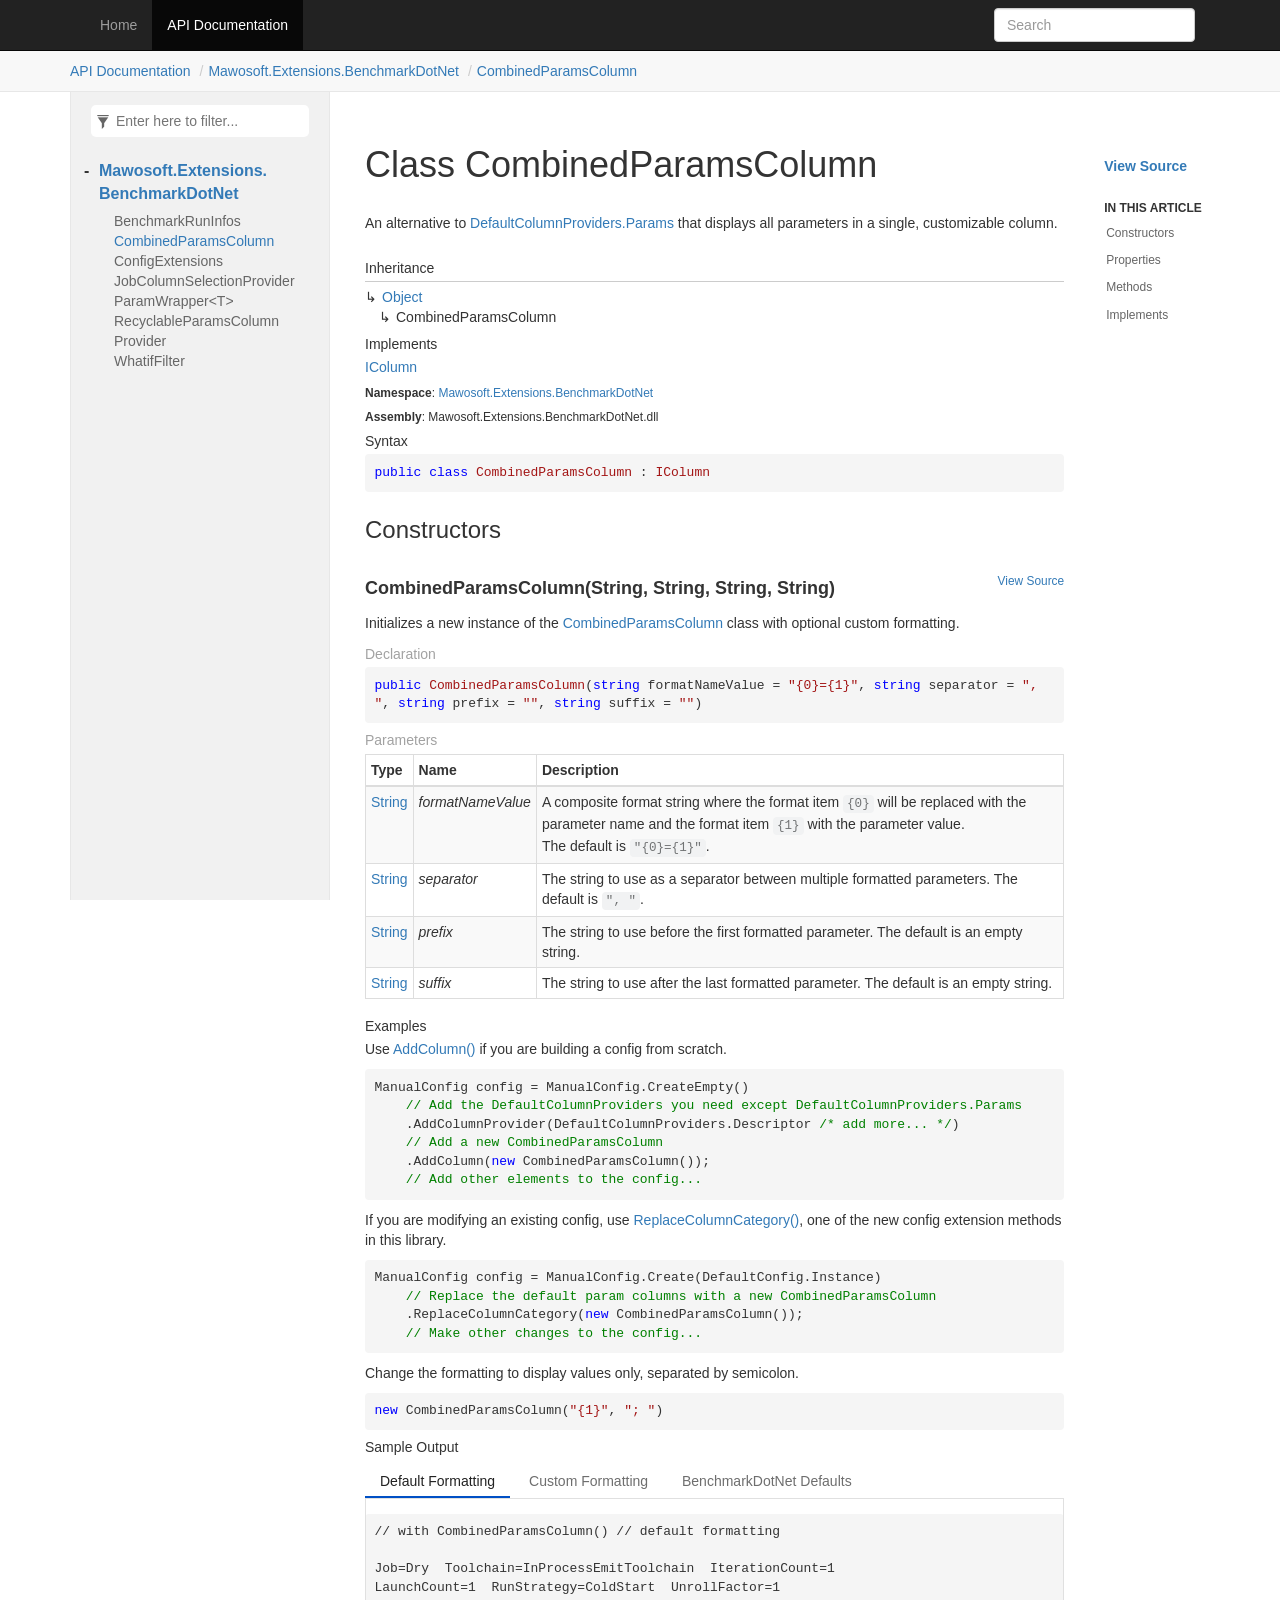
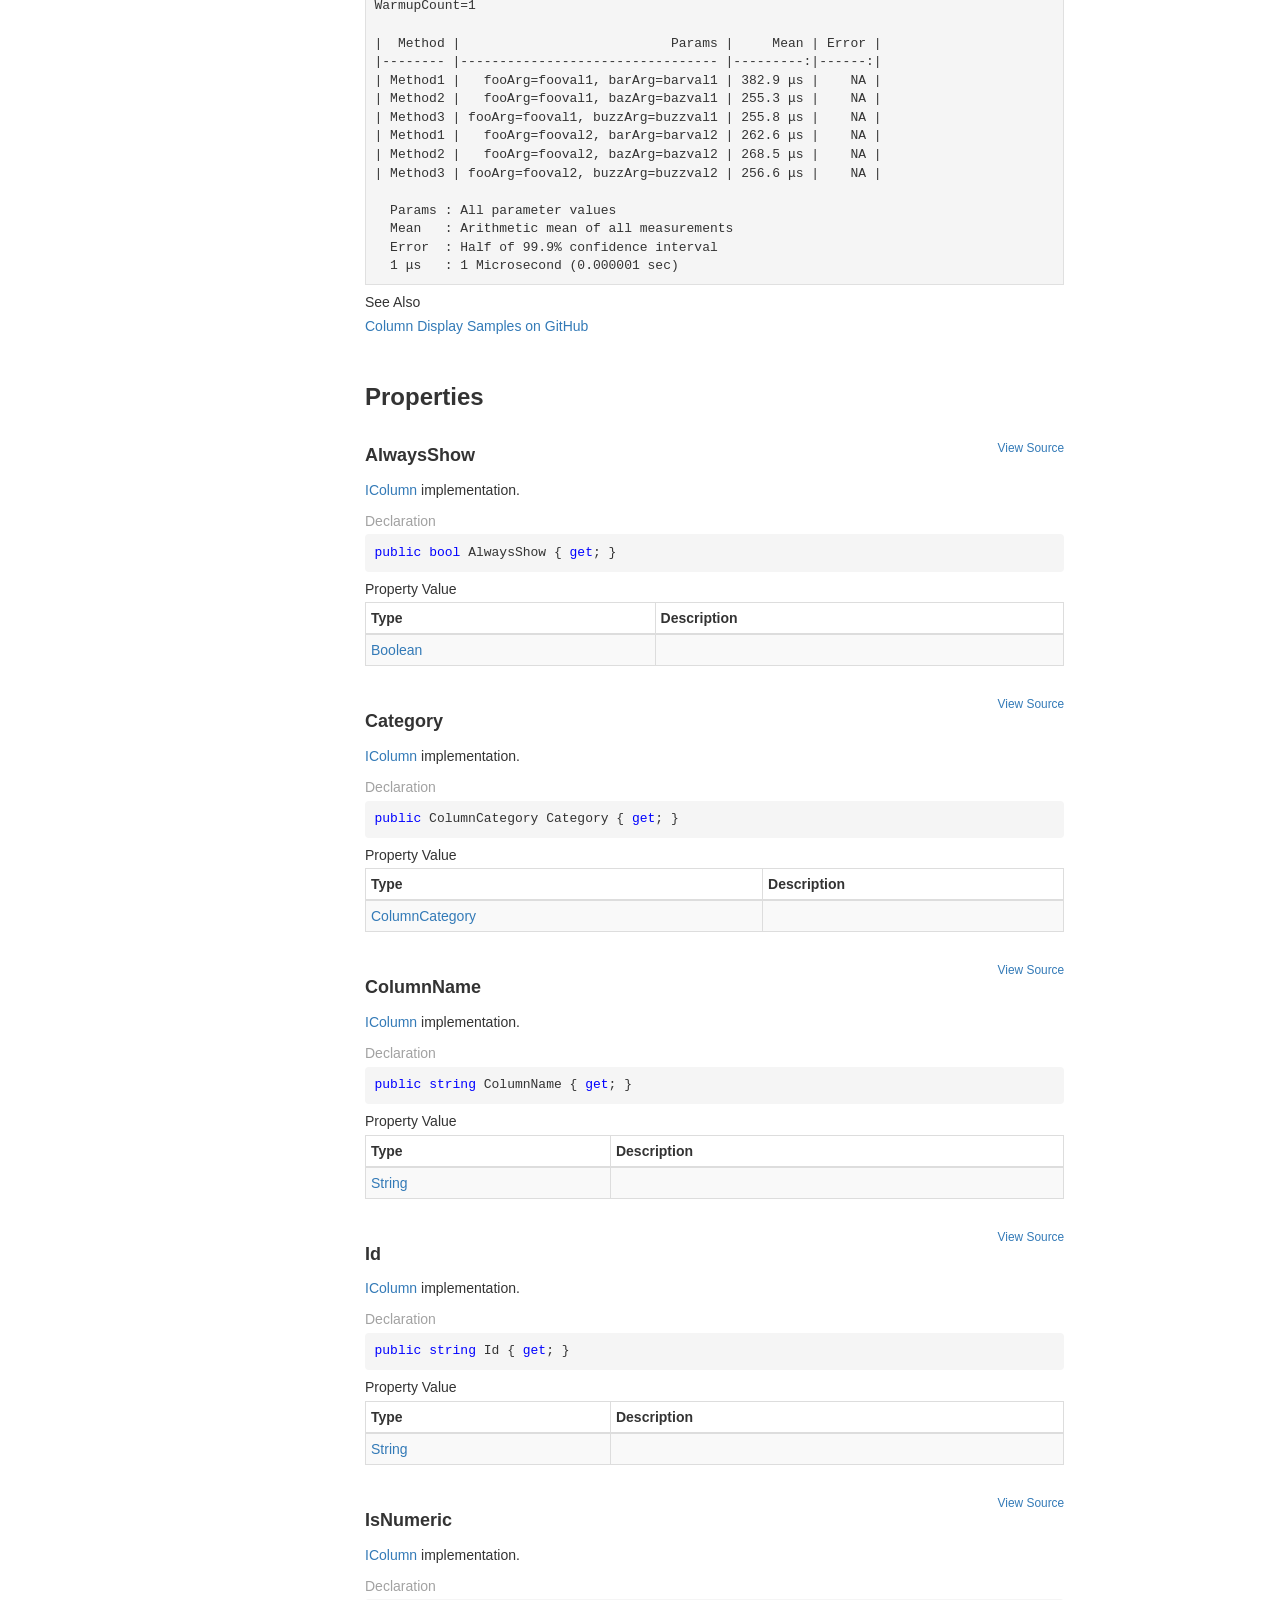
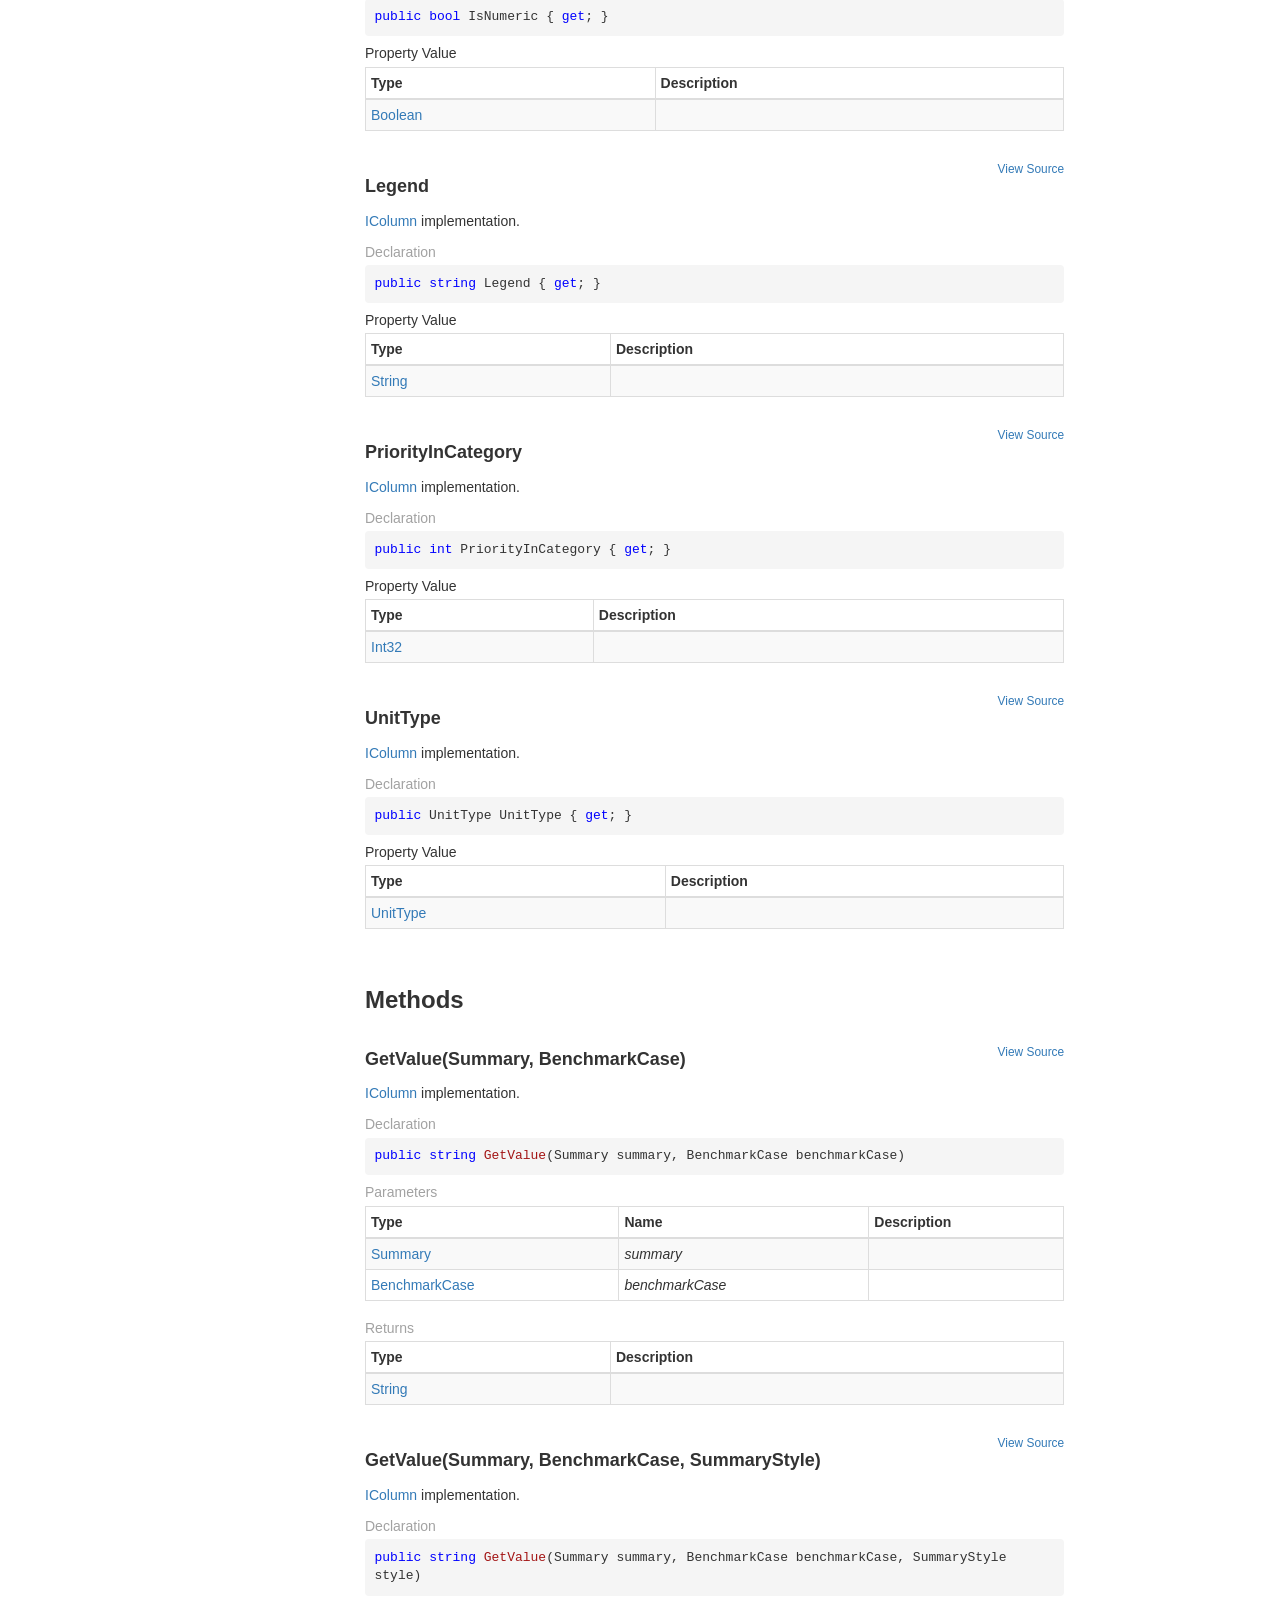
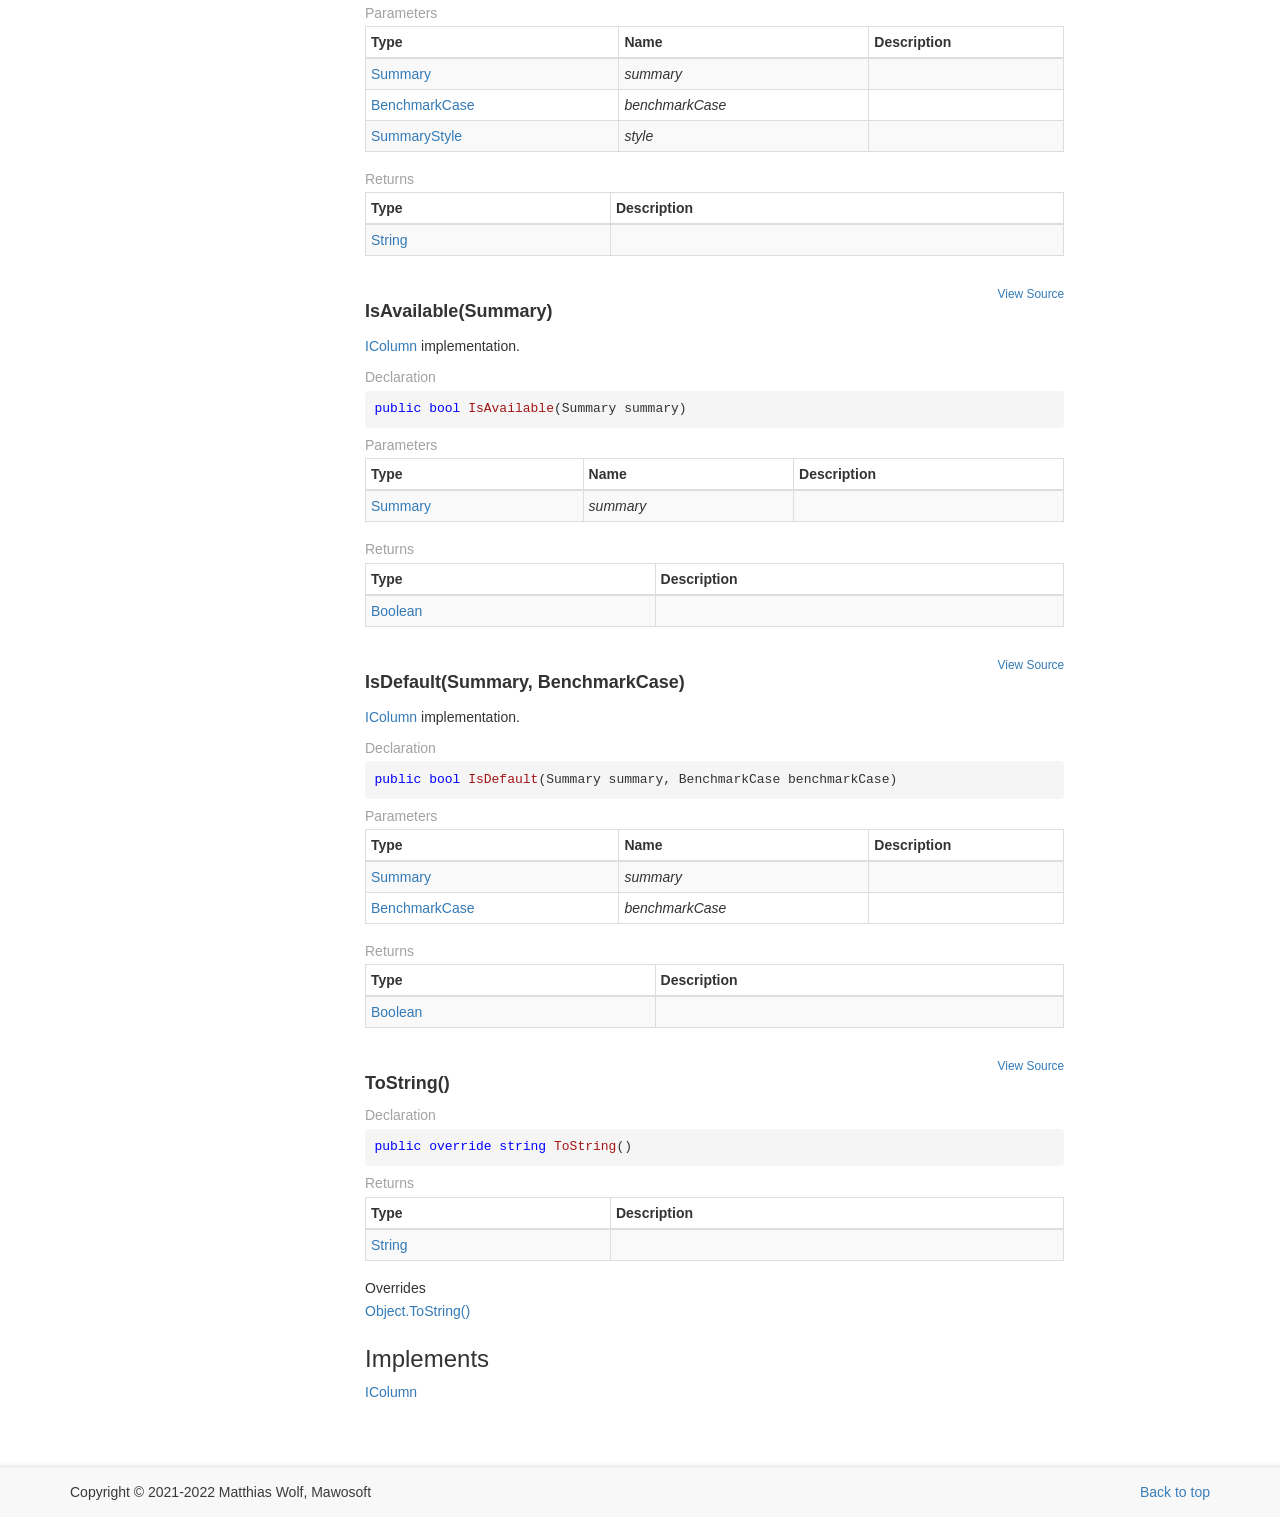
<file: api/Mawosoft.Extensions.BenchmarkDotNet.CombinedParamsColumn.html>
﻿<!DOCTYPE html>
<!--[if IE]><![endif]-->
<html>
  
  <head>
    <meta charset="utf-8">
    <meta http-equiv="X-UA-Compatible" content="IE=edge,chrome=1">
    <title>Class CombinedParamsColumn
   | Mawosoft Extensions for BenchmarkDotNet </title>
    <meta name="viewport" content="width=device-width">
    <meta name="title" content="Class CombinedParamsColumn
   | Mawosoft Extensions for BenchmarkDotNet ">
    <meta name="generator" content="docfx 2.59.2.0">
    
    <link rel="shortcut icon" href="../favicon.ico">
    <link rel="stylesheet" href="../styles/docfx.vendor.css">
    <link rel="stylesheet" href="../styles/docfx.css">
    <link rel="stylesheet" href="../styles/main.css">
    <meta property="docfx:navrel" content="../toc.html">
    <meta property="docfx:tocrel" content="toc.html">
    
    <meta property="docfx:rel" content="../">
    <meta property="docfx:newtab" content="true">
  </head>
  <body data-spy="scroll" data-target="#affix" data-offset="120">
    <div id="wrapper">
      <header>
        
        <nav id="autocollapse" class="navbar navbar-inverse ng-scope" role="navigation">
          <div class="container">
            <div class="navbar-header">
              <button type="button" class="navbar-toggle" data-toggle="collapse" data-target="#navbar">
                <span class="sr-only">Toggle navigation</span>
                <span class="icon-bar"></span>
                <span class="icon-bar"></span>
                <span class="icon-bar"></span>
              </button>
            </div>
            <div class="collapse navbar-collapse" id="navbar">
              <form class="navbar-form navbar-right" role="search" id="search">
                <div class="form-group">
                  <input type="text" class="form-control" id="search-query" placeholder="Search" autocomplete="off">
                </div>
              </form>
            </div>
          </div>
        </nav>
        
        <div class="subnav navbar navbar-default">
          <div class="container hide-when-search" id="breadcrumb">
            <ul class="breadcrumb">
              <li></li>
            </ul>
          </div>
        </div>
      </header>
      <div class="container body-content">
        
        <div id="search-results">
          <div class="search-list">Search Results for <span></span></div>
          <div class="sr-items">
            <p><i class="glyphicon glyphicon-refresh index-loading"></i></p>
          </div>
          <ul id="pagination" data-first="First" data-prev="Previous" data-next="Next" data-last="Last"></ul>
        </div>
      </div>
      <div role="main" class="container body-content hide-when-search">
        
        <div class="sidenav hide-when-search">
          <a class="btn toc-toggle collapse" data-toggle="collapse" href="#sidetoggle" aria-expanded="false" aria-controls="sidetoggle">Show / Hide Table of Contents</a>
          <div class="sidetoggle collapse" id="sidetoggle">
            <div id="sidetoc"></div>
          </div>
        </div>
        <div class="article row grid-right">
          <div class="col-md-10">
            <article class="content wrap" id="_content" data-uid="Mawosoft.Extensions.BenchmarkDotNet.CombinedParamsColumn">
  
  
  <h1 id="Mawosoft_Extensions_BenchmarkDotNet_CombinedParamsColumn" data-uid="Mawosoft.Extensions.BenchmarkDotNet.CombinedParamsColumn" class="text-break">Class CombinedParamsColumn
  </h1>
  <div class="markdown level0 summary"><p>An alternative to <a class="xref" href="https://benchmarkdotnet.org/api/BenchmarkDotNet.Columns.DefaultColumnProviders.html#BenchmarkDotNet_Columns_DefaultColumnProviders_Params">DefaultColumnProviders.Params</a> that displays all parameters in a single, customizable column.</p>
</div>
  <div class="markdown level0 conceptual"></div>
  <div class="inheritance">
    <h5>Inheritance</h5>
    <div class="level0"><a class="xref" href="https://docs.microsoft.com/dotnet/api/system.object">Object</a></div>
    <div class="level1"><span class="xref">CombinedParamsColumn</span></div>
  </div>
  <div classs="implements">
    <h5>Implements</h5>
    <div><a class="xref" href="https://benchmarkdotnet.org/api/BenchmarkDotNet.Columns.IColumn.html">IColumn</a></div>
  </div>
  <h6><strong>Namespace</strong>: <a class="xref" href="Mawosoft.Extensions.BenchmarkDotNet.html">Mawosoft.Extensions.BenchmarkDotNet</a></h6>
  <h6><strong>Assembly</strong>: Mawosoft.Extensions.BenchmarkDotNet.dll</h6>
  <h5 id="Mawosoft_Extensions_BenchmarkDotNet_CombinedParamsColumn_syntax">Syntax</h5>
  <div class="codewrapper">
    <pre><code class="lang-csharp hljs">public class CombinedParamsColumn : IColumn</code></pre>
  </div>
  <h3 id="constructors">Constructors
  </h3>
  <span class="small pull-right mobile-hide">
    <a href="https://github.com/mawosoft/Mawosoft.Extensions.BenchmarkDotNet/blob/master/src/Mawosoft.Extensions.BenchmarkDotNet/CombinedParamsColumn.cs/#L26">View Source</a>
  </span>
  <a id="Mawosoft_Extensions_BenchmarkDotNet_CombinedParamsColumn__ctor_" data-uid="Mawosoft.Extensions.BenchmarkDotNet.CombinedParamsColumn.#ctor*"></a>
  <h4 id="Mawosoft_Extensions_BenchmarkDotNet_CombinedParamsColumn__ctor_System_String_System_String_System_String_System_String_" data-uid="Mawosoft.Extensions.BenchmarkDotNet.CombinedParamsColumn.#ctor(System.String,System.String,System.String,System.String)">CombinedParamsColumn(String, String, String, String)</h4>
  <div class="markdown level1 summary"><p>Initializes a new instance of the <a class="xref" href="Mawosoft.Extensions.BenchmarkDotNet.CombinedParamsColumn.html">CombinedParamsColumn</a> class with optional custom
formatting.</p>
</div>
  <div class="markdown level1 conceptual"></div>
  <h5 class="decalaration">Declaration</h5>
  <div class="codewrapper">
    <pre><code class="lang-csharp hljs">public CombinedParamsColumn(string formatNameValue = &quot;{0}={1}&quot;, string separator = &quot;, &quot;, string prefix = &quot;&quot;, string suffix = &quot;&quot;)</code></pre>
  </div>
  <h5 class="parameters">Parameters</h5>
  <table class="table table-bordered table-striped table-condensed">
    <thead>
      <tr>
        <th>Type</th>
        <th>Name</th>
        <th>Description</th>
      </tr>
    </thead>
    <tbody>
      <tr>
        <td><a class="xref" href="https://docs.microsoft.com/dotnet/api/system.string">String</a></td>
        <td><span class="parametername">formatNameValue</span></td>
        <td><p>A composite format string where the format item <code>{0}</code> will be replaced with the parameter name
and the format item <code>{1}</code> with the parameter value.</p>
<p>The default is <code>&quot;{0}={1}&quot;</code>.</p>
</td>
      </tr>
      <tr>
        <td><a class="xref" href="https://docs.microsoft.com/dotnet/api/system.string">String</a></td>
        <td><span class="parametername">separator</span></td>
        <td><p>The string to use as a separator between multiple formatted parameters. The default is <code>&quot;, &quot;</code>.</p>
</td>
      </tr>
      <tr>
        <td><a class="xref" href="https://docs.microsoft.com/dotnet/api/system.string">String</a></td>
        <td><span class="parametername">prefix</span></td>
        <td><p>The string to use before the first formatted parameter. The default is an empty string.</p>
</td>
      </tr>
      <tr>
        <td><a class="xref" href="https://docs.microsoft.com/dotnet/api/system.string">String</a></td>
        <td><span class="parametername">suffix</span></td>
        <td><p>The string to use after the last formatted parameter. The default is an empty string.</p>
</td>
      </tr>
    </tbody>
  </table>
  <h5 id="Mawosoft_Extensions_BenchmarkDotNet_CombinedParamsColumn__ctor_System_String_System_String_System_String_System_String__examples">Examples</h5>
  <p>Use <a class="xref" href="https://benchmarkdotnet.org/api/BenchmarkDotNet.Configs.ManualConfig.html#BenchmarkDotNet_Configs_ManualConfig_AddColumn_BenchmarkDotNet_Columns_IColumn___">AddColumn()</a>
if you are building a config from scratch.</p>
<pre><code class="lang-csharp">ManualConfig config = ManualConfig.CreateEmpty()
    // Add the DefaultColumnProviders you need except DefaultColumnProviders.Params
    .AddColumnProvider(DefaultColumnProviders.Descriptor /* add more... */)
    // Add a new CombinedParamsColumn
    .AddColumn(new CombinedParamsColumn());
    // Add other elements to the config...
</code></pre><p>If you are modifying an existing config, use
<a class="xref" href="Mawosoft.Extensions.BenchmarkDotNet.ConfigExtensions.html#Mawosoft_Extensions_BenchmarkDotNet_ConfigExtensions_ReplaceColumnCategory_BenchmarkDotNet_Configs_ManualConfig_BenchmarkDotNet_Columns_IColumn___">ReplaceColumnCategory()</a>,
one of the new config extension methods in this library.</p>
<pre><code class="lang-csharp">ManualConfig config = ManualConfig.Create(DefaultConfig.Instance)
    // Replace the default param columns with a new CombinedParamsColumn
    .ReplaceColumnCategory(new CombinedParamsColumn());
    // Make other changes to the config...
</code></pre><p>Change the formatting to display values only, separated by semicolon.</p>
<pre><code class="lang-csharp">new CombinedParamsColumn(&quot;{1}&quot;, &quot;; &quot;)
</code></pre><h5 id="sample-output">Sample Output</h5>
<div class="tabGroup" id="tabgroup_M8B3X63jSe">
<ul role="tablist">
<li role="presentation">
<a href="#tabpanel_M8B3X63jSe_tabid-1" role="tab" aria-controls="tabpanel_M8B3X63jSe_tabid-1" data-tab="tabid-1" tabindex="0" aria-selected="true">Default Formatting</a>
</li>
<li role="presentation">
<a href="#tabpanel_M8B3X63jSe_tabid-2" role="tab" aria-controls="tabpanel_M8B3X63jSe_tabid-2" data-tab="tabid-2" tabindex="-1">Custom Formatting</a>
</li>
<li role="presentation">
<a href="#tabpanel_M8B3X63jSe_tabid-3" role="tab" aria-controls="tabpanel_M8B3X63jSe_tabid-3" data-tab="tabid-3" tabindex="-1">BenchmarkDotNet Defaults</a>
</li>
</ul>
<section id="tabpanel_M8B3X63jSe_tabid-1" role="tabpanel" data-tab="tabid-1">
<pre>
// with CombinedParamsColumn() // default formatting

Job=Dry  Toolchain=InProcessEmitToolchain  IterationCount=1  
LaunchCount=1  RunStrategy=ColdStart  UnrollFactor=1  
WarmupCount=1  

|  Method |                           Params |     Mean | Error |
|-------- |--------------------------------- |---------:|------:|
| Method1 |   fooArg=fooval1, barArg=barval1 | 382.9 μs |    NA |
| Method2 |   fooArg=fooval1, bazArg=bazval1 | 255.3 μs |    NA |
| Method3 | fooArg=fooval1, buzzArg=buzzval1 | 255.8 μs |    NA |
| Method1 |   fooArg=fooval2, barArg=barval2 | 262.6 μs |    NA |
| Method2 |   fooArg=fooval2, bazArg=bazval2 | 268.5 μs |    NA |
| Method3 | fooArg=fooval2, buzzArg=buzzval2 | 256.6 μs |    NA |

  Params : All parameter values
  Mean   : Arithmetic mean of all measurements
  Error  : Half of 99.9% confidence interval
  1 μs   : 1 Microsecond (0.000001 sec)
</pre>
</section>
<section id="tabpanel_M8B3X63jSe_tabid-2" role="tabpanel" data-tab="tabid-2" aria-hidden="true" hidden="hidden">
<pre>
// with CombinedParamsColumn(formatNameValue: "{1}", separator: "; ")

Job=Dry  Toolchain=InProcessEmitToolchain  IterationCount=1  
LaunchCount=1  RunStrategy=ColdStart  UnrollFactor=1  
WarmupCount=1  

|  Method |            Params |     Mean | Error |
|-------- |------------------ |---------:|------:|
| Method1 |  fooval1; barval1 | 272.2 μs |    NA |
| Method2 |  fooval1; bazval1 | 272.0 μs |    NA |
| Method3 | fooval1; buzzval1 | 280.2 μs |    NA |
| Method1 |  fooval2; barval2 | 255.9 μs |    NA |
| Method2 |  fooval2; bazval2 | 371.8 μs |    NA |
| Method3 | fooval2; buzzval2 | 267.3 μs |    NA |

  Params : All parameter values
  Mean   : Arithmetic mean of all measurements
  Error  : Half of 99.9% confidence interval
  1 μs   : 1 Microsecond (0.000001 sec)
</pre>
</section>
<section id="tabpanel_M8B3X63jSe_tabid-3" role="tabpanel" data-tab="tabid-3" aria-hidden="true" hidden="hidden">
<pre>
// with BenchmarkDotNet defaults

Job=Dry  Toolchain=InProcessEmitToolchain  IterationCount=1  
LaunchCount=1  RunStrategy=ColdStart  UnrollFactor=1  
WarmupCount=1  

|  Method |  fooArg |  barArg |  bazArg |  buzzArg |     Mean | Error |
|-------- |-------- |-------- |-------- |--------- |---------:|------:|
| Method1 | fooval1 | barval1 |       ? |        ? | 410.8 μs |    NA |
| Method2 | fooval1 |       ? | bazval1 |        ? | 325.0 μs |    NA |
| Method3 | fooval1 |       ? |       ? | buzzval1 | 341.0 μs |    NA |
| Method1 | fooval2 | barval2 |       ? |        ? | 268.8 μs |    NA |
| Method2 | fooval2 |       ? | bazval2 |        ? | 310.9 μs |    NA |
| Method3 | fooval2 |       ? |       ? | buzzval2 | 414.2 μs |    NA |

  fooArg  : Value of the 'fooArg' parameter
  barArg  : Value of the 'barArg' parameter
  bazArg  : Value of the 'bazArg' parameter
  buzzArg : Value of the 'buzzArg' parameter
  Mean    : Arithmetic mean of all measurements
  Error   : Half of 99.9% confidence interval
  1 μs    : 1 Microsecond (0.000001 sec)
</pre>
</section>
</div>

  <h5 id="Mawosoft_Extensions_BenchmarkDotNet_CombinedParamsColumn__ctor_System_String_System_String_System_String_System_String__seealso">See Also</h5>
  <div class="seealso">
      <div><span><a href="https://github.com/mawosoft/Mawosoft.Extensions.BenchmarkDotNet/tree/master/samples">Column Display Samples on GitHub</a></span></div>
  </div>
  <h3 id="properties">Properties
  </h3>
  <span class="small pull-right mobile-hide">
    <a href="https://github.com/mawosoft/Mawosoft.Extensions.BenchmarkDotNet/blob/master/src/Mawosoft.Extensions.BenchmarkDotNet/CombinedParamsColumn.cs/#L41">View Source</a>
  </span>
  <a id="Mawosoft_Extensions_BenchmarkDotNet_CombinedParamsColumn_AlwaysShow_" data-uid="Mawosoft.Extensions.BenchmarkDotNet.CombinedParamsColumn.AlwaysShow*"></a>
  <h4 id="Mawosoft_Extensions_BenchmarkDotNet_CombinedParamsColumn_AlwaysShow" data-uid="Mawosoft.Extensions.BenchmarkDotNet.CombinedParamsColumn.AlwaysShow">AlwaysShow</h4>
  <div class="markdown level1 summary"><p><a class="xref" href="https://benchmarkdotnet.org/api/BenchmarkDotNet.Columns.IColumn.html">IColumn</a> implementation.</p>
</div>
  <div class="markdown level1 conceptual"></div>
  <h5 class="decalaration">Declaration</h5>
  <div class="codewrapper">
    <pre><code class="lang-csharp hljs">public bool AlwaysShow { get; }</code></pre>
  </div>
  <h5 class="propertyValue">Property Value</h5>
  <table class="table table-bordered table-striped table-condensed">
    <thead>
      <tr>
        <th>Type</th>
        <th>Description</th>
      </tr>
    </thead>
    <tbody>
      <tr>
        <td><a class="xref" href="https://docs.microsoft.com/dotnet/api/system.boolean">Boolean</a></td>
        <td></td>
      </tr>
    </tbody>
  </table>
  <span class="small pull-right mobile-hide">
    <a href="https://github.com/mawosoft/Mawosoft.Extensions.BenchmarkDotNet/blob/master/src/Mawosoft.Extensions.BenchmarkDotNet/CombinedParamsColumn.cs/#L42">View Source</a>
  </span>
  <a id="Mawosoft_Extensions_BenchmarkDotNet_CombinedParamsColumn_Category_" data-uid="Mawosoft.Extensions.BenchmarkDotNet.CombinedParamsColumn.Category*"></a>
  <h4 id="Mawosoft_Extensions_BenchmarkDotNet_CombinedParamsColumn_Category" data-uid="Mawosoft.Extensions.BenchmarkDotNet.CombinedParamsColumn.Category">Category</h4>
  <div class="markdown level1 summary"><p><a class="xref" href="https://benchmarkdotnet.org/api/BenchmarkDotNet.Columns.IColumn.html">IColumn</a> implementation.</p>
</div>
  <div class="markdown level1 conceptual"></div>
  <h5 class="decalaration">Declaration</h5>
  <div class="codewrapper">
    <pre><code class="lang-csharp hljs">public ColumnCategory Category { get; }</code></pre>
  </div>
  <h5 class="propertyValue">Property Value</h5>
  <table class="table table-bordered table-striped table-condensed">
    <thead>
      <tr>
        <th>Type</th>
        <th>Description</th>
      </tr>
    </thead>
    <tbody>
      <tr>
        <td><a class="xref" href="https://benchmarkdotnet.org/api/BenchmarkDotNet.Columns.ColumnCategory.html">ColumnCategory</a></td>
        <td></td>
      </tr>
    </tbody>
  </table>
  <span class="small pull-right mobile-hide">
    <a href="https://github.com/mawosoft/Mawosoft.Extensions.BenchmarkDotNet/blob/master/src/Mawosoft.Extensions.BenchmarkDotNet/CombinedParamsColumn.cs/#L37">View Source</a>
  </span>
  <a id="Mawosoft_Extensions_BenchmarkDotNet_CombinedParamsColumn_ColumnName_" data-uid="Mawosoft.Extensions.BenchmarkDotNet.CombinedParamsColumn.ColumnName*"></a>
  <h4 id="Mawosoft_Extensions_BenchmarkDotNet_CombinedParamsColumn_ColumnName" data-uid="Mawosoft.Extensions.BenchmarkDotNet.CombinedParamsColumn.ColumnName">ColumnName</h4>
  <div class="markdown level1 summary"><p><a class="xref" href="https://benchmarkdotnet.org/api/BenchmarkDotNet.Columns.IColumn.html">IColumn</a> implementation.</p>
</div>
  <div class="markdown level1 conceptual"></div>
  <h5 class="decalaration">Declaration</h5>
  <div class="codewrapper">
    <pre><code class="lang-csharp hljs">public string ColumnName { get; }</code></pre>
  </div>
  <h5 class="propertyValue">Property Value</h5>
  <table class="table table-bordered table-striped table-condensed">
    <thead>
      <tr>
        <th>Type</th>
        <th>Description</th>
      </tr>
    </thead>
    <tbody>
      <tr>
        <td><a class="xref" href="https://docs.microsoft.com/dotnet/api/system.string">String</a></td>
        <td></td>
      </tr>
    </tbody>
  </table>
  <span class="small pull-right mobile-hide">
    <a href="https://github.com/mawosoft/Mawosoft.Extensions.BenchmarkDotNet/blob/master/src/Mawosoft.Extensions.BenchmarkDotNet/CombinedParamsColumn.cs/#L36">View Source</a>
  </span>
  <a id="Mawosoft_Extensions_BenchmarkDotNet_CombinedParamsColumn_Id_" data-uid="Mawosoft.Extensions.BenchmarkDotNet.CombinedParamsColumn.Id*"></a>
  <h4 id="Mawosoft_Extensions_BenchmarkDotNet_CombinedParamsColumn_Id" data-uid="Mawosoft.Extensions.BenchmarkDotNet.CombinedParamsColumn.Id">Id</h4>
  <div class="markdown level1 summary"><p><a class="xref" href="https://benchmarkdotnet.org/api/BenchmarkDotNet.Columns.IColumn.html">IColumn</a> implementation.</p>
</div>
  <div class="markdown level1 conceptual"></div>
  <h5 class="decalaration">Declaration</h5>
  <div class="codewrapper">
    <pre><code class="lang-csharp hljs">public string Id { get; }</code></pre>
  </div>
  <h5 class="propertyValue">Property Value</h5>
  <table class="table table-bordered table-striped table-condensed">
    <thead>
      <tr>
        <th>Type</th>
        <th>Description</th>
      </tr>
    </thead>
    <tbody>
      <tr>
        <td><a class="xref" href="https://docs.microsoft.com/dotnet/api/system.string">String</a></td>
        <td></td>
      </tr>
    </tbody>
  </table>
  <span class="small pull-right mobile-hide">
    <a href="https://github.com/mawosoft/Mawosoft.Extensions.BenchmarkDotNet/blob/master/src/Mawosoft.Extensions.BenchmarkDotNet/CombinedParamsColumn.cs/#L45">View Source</a>
  </span>
  <a id="Mawosoft_Extensions_BenchmarkDotNet_CombinedParamsColumn_IsNumeric_" data-uid="Mawosoft.Extensions.BenchmarkDotNet.CombinedParamsColumn.IsNumeric*"></a>
  <h4 id="Mawosoft_Extensions_BenchmarkDotNet_CombinedParamsColumn_IsNumeric" data-uid="Mawosoft.Extensions.BenchmarkDotNet.CombinedParamsColumn.IsNumeric">IsNumeric</h4>
  <div class="markdown level1 summary"><p><a class="xref" href="https://benchmarkdotnet.org/api/BenchmarkDotNet.Columns.IColumn.html">IColumn</a> implementation.</p>
</div>
  <div class="markdown level1 conceptual"></div>
  <h5 class="decalaration">Declaration</h5>
  <div class="codewrapper">
    <pre><code class="lang-csharp hljs">public bool IsNumeric { get; }</code></pre>
  </div>
  <h5 class="propertyValue">Property Value</h5>
  <table class="table table-bordered table-striped table-condensed">
    <thead>
      <tr>
        <th>Type</th>
        <th>Description</th>
      </tr>
    </thead>
    <tbody>
      <tr>
        <td><a class="xref" href="https://docs.microsoft.com/dotnet/api/system.boolean">Boolean</a></td>
        <td></td>
      </tr>
    </tbody>
  </table>
  <span class="small pull-right mobile-hide">
    <a href="https://github.com/mawosoft/Mawosoft.Extensions.BenchmarkDotNet/blob/master/src/Mawosoft.Extensions.BenchmarkDotNet/CombinedParamsColumn.cs/#L50">View Source</a>
  </span>
  <a id="Mawosoft_Extensions_BenchmarkDotNet_CombinedParamsColumn_Legend_" data-uid="Mawosoft.Extensions.BenchmarkDotNet.CombinedParamsColumn.Legend*"></a>
  <h4 id="Mawosoft_Extensions_BenchmarkDotNet_CombinedParamsColumn_Legend" data-uid="Mawosoft.Extensions.BenchmarkDotNet.CombinedParamsColumn.Legend">Legend</h4>
  <div class="markdown level1 summary"><p><a class="xref" href="https://benchmarkdotnet.org/api/BenchmarkDotNet.Columns.IColumn.html">IColumn</a> implementation.</p>
</div>
  <div class="markdown level1 conceptual"></div>
  <h5 class="decalaration">Declaration</h5>
  <div class="codewrapper">
    <pre><code class="lang-csharp hljs">public string Legend { get; }</code></pre>
  </div>
  <h5 class="propertyValue">Property Value</h5>
  <table class="table table-bordered table-striped table-condensed">
    <thead>
      <tr>
        <th>Type</th>
        <th>Description</th>
      </tr>
    </thead>
    <tbody>
      <tr>
        <td><a class="xref" href="https://docs.microsoft.com/dotnet/api/system.string">String</a></td>
        <td></td>
      </tr>
    </tbody>
  </table>
  <span class="small pull-right mobile-hide">
    <a href="https://github.com/mawosoft/Mawosoft.Extensions.BenchmarkDotNet/blob/master/src/Mawosoft.Extensions.BenchmarkDotNet/CombinedParamsColumn.cs/#L43">View Source</a>
  </span>
  <a id="Mawosoft_Extensions_BenchmarkDotNet_CombinedParamsColumn_PriorityInCategory_" data-uid="Mawosoft.Extensions.BenchmarkDotNet.CombinedParamsColumn.PriorityInCategory*"></a>
  <h4 id="Mawosoft_Extensions_BenchmarkDotNet_CombinedParamsColumn_PriorityInCategory" data-uid="Mawosoft.Extensions.BenchmarkDotNet.CombinedParamsColumn.PriorityInCategory">PriorityInCategory</h4>
  <div class="markdown level1 summary"><p><a class="xref" href="https://benchmarkdotnet.org/api/BenchmarkDotNet.Columns.IColumn.html">IColumn</a> implementation.</p>
</div>
  <div class="markdown level1 conceptual"></div>
  <h5 class="decalaration">Declaration</h5>
  <div class="codewrapper">
    <pre><code class="lang-csharp hljs">public int PriorityInCategory { get; }</code></pre>
  </div>
  <h5 class="propertyValue">Property Value</h5>
  <table class="table table-bordered table-striped table-condensed">
    <thead>
      <tr>
        <th>Type</th>
        <th>Description</th>
      </tr>
    </thead>
    <tbody>
      <tr>
        <td><a class="xref" href="https://docs.microsoft.com/dotnet/api/system.int32">Int32</a></td>
        <td></td>
      </tr>
    </tbody>
  </table>
  <span class="small pull-right mobile-hide">
    <a href="https://github.com/mawosoft/Mawosoft.Extensions.BenchmarkDotNet/blob/master/src/Mawosoft.Extensions.BenchmarkDotNet/CombinedParamsColumn.cs/#L46">View Source</a>
  </span>
  <a id="Mawosoft_Extensions_BenchmarkDotNet_CombinedParamsColumn_UnitType_" data-uid="Mawosoft.Extensions.BenchmarkDotNet.CombinedParamsColumn.UnitType*"></a>
  <h4 id="Mawosoft_Extensions_BenchmarkDotNet_CombinedParamsColumn_UnitType" data-uid="Mawosoft.Extensions.BenchmarkDotNet.CombinedParamsColumn.UnitType">UnitType</h4>
  <div class="markdown level1 summary"><p><a class="xref" href="https://benchmarkdotnet.org/api/BenchmarkDotNet.Columns.IColumn.html">IColumn</a> implementation.</p>
</div>
  <div class="markdown level1 conceptual"></div>
  <h5 class="decalaration">Declaration</h5>
  <div class="codewrapper">
    <pre><code class="lang-csharp hljs">public UnitType UnitType { get; }</code></pre>
  </div>
  <h5 class="propertyValue">Property Value</h5>
  <table class="table table-bordered table-striped table-condensed">
    <thead>
      <tr>
        <th>Type</th>
        <th>Description</th>
      </tr>
    </thead>
    <tbody>
      <tr>
        <td><a class="xref" href="https://benchmarkdotnet.org/api/BenchmarkDotNet.Columns.UnitType.html">UnitType</a></td>
        <td></td>
      </tr>
    </tbody>
  </table>
  <h3 id="methods">Methods
  </h3>
  <span class="small pull-right mobile-hide">
    <a href="https://github.com/mawosoft/Mawosoft.Extensions.BenchmarkDotNet/blob/master/src/Mawosoft.Extensions.BenchmarkDotNet/CombinedParamsColumn.cs/#L39">View Source</a>
  </span>
  <a id="Mawosoft_Extensions_BenchmarkDotNet_CombinedParamsColumn_GetValue_" data-uid="Mawosoft.Extensions.BenchmarkDotNet.CombinedParamsColumn.GetValue*"></a>
  <h4 id="Mawosoft_Extensions_BenchmarkDotNet_CombinedParamsColumn_GetValue_BenchmarkDotNet_Reports_Summary_BenchmarkDotNet_Running_BenchmarkCase_" data-uid="Mawosoft.Extensions.BenchmarkDotNet.CombinedParamsColumn.GetValue(BenchmarkDotNet.Reports.Summary,BenchmarkDotNet.Running.BenchmarkCase)">GetValue(Summary, BenchmarkCase)</h4>
  <div class="markdown level1 summary"><p><a class="xref" href="https://benchmarkdotnet.org/api/BenchmarkDotNet.Columns.IColumn.html">IColumn</a> implementation.</p>
</div>
  <div class="markdown level1 conceptual"></div>
  <h5 class="decalaration">Declaration</h5>
  <div class="codewrapper">
    <pre><code class="lang-csharp hljs">public string GetValue(Summary summary, BenchmarkCase benchmarkCase)</code></pre>
  </div>
  <h5 class="parameters">Parameters</h5>
  <table class="table table-bordered table-striped table-condensed">
    <thead>
      <tr>
        <th>Type</th>
        <th>Name</th>
        <th>Description</th>
      </tr>
    </thead>
    <tbody>
      <tr>
        <td><a class="xref" href="https://benchmarkdotnet.org/api/BenchmarkDotNet.Reports.Summary.html">Summary</a></td>
        <td><span class="parametername">summary</span></td>
        <td></td>
      </tr>
      <tr>
        <td><a class="xref" href="https://benchmarkdotnet.org/api/BenchmarkDotNet.Running.BenchmarkCase.html">BenchmarkCase</a></td>
        <td><span class="parametername">benchmarkCase</span></td>
        <td></td>
      </tr>
    </tbody>
  </table>
  <h5 class="returns">Returns</h5>
  <table class="table table-bordered table-striped table-condensed">
    <thead>
      <tr>
        <th>Type</th>
        <th>Description</th>
      </tr>
    </thead>
    <tbody>
      <tr>
        <td><a class="xref" href="https://docs.microsoft.com/dotnet/api/system.string">String</a></td>
        <td></td>
      </tr>
    </tbody>
  </table>
  <span class="small pull-right mobile-hide">
    <a href="https://github.com/mawosoft/Mawosoft.Extensions.BenchmarkDotNet/blob/master/src/Mawosoft.Extensions.BenchmarkDotNet/CombinedParamsColumn.cs/#L47">View Source</a>
  </span>
  <a id="Mawosoft_Extensions_BenchmarkDotNet_CombinedParamsColumn_GetValue_" data-uid="Mawosoft.Extensions.BenchmarkDotNet.CombinedParamsColumn.GetValue*"></a>
  <h4 id="Mawosoft_Extensions_BenchmarkDotNet_CombinedParamsColumn_GetValue_BenchmarkDotNet_Reports_Summary_BenchmarkDotNet_Running_BenchmarkCase_BenchmarkDotNet_Reports_SummaryStyle_" data-uid="Mawosoft.Extensions.BenchmarkDotNet.CombinedParamsColumn.GetValue(BenchmarkDotNet.Reports.Summary,BenchmarkDotNet.Running.BenchmarkCase,BenchmarkDotNet.Reports.SummaryStyle)">GetValue(Summary, BenchmarkCase, SummaryStyle)</h4>
  <div class="markdown level1 summary"><p><a class="xref" href="https://benchmarkdotnet.org/api/BenchmarkDotNet.Columns.IColumn.html">IColumn</a> implementation.</p>
</div>
  <div class="markdown level1 conceptual"></div>
  <h5 class="decalaration">Declaration</h5>
  <div class="codewrapper">
    <pre><code class="lang-csharp hljs">public string GetValue(Summary summary, BenchmarkCase benchmarkCase, SummaryStyle style)</code></pre>
  </div>
  <h5 class="parameters">Parameters</h5>
  <table class="table table-bordered table-striped table-condensed">
    <thead>
      <tr>
        <th>Type</th>
        <th>Name</th>
        <th>Description</th>
      </tr>
    </thead>
    <tbody>
      <tr>
        <td><a class="xref" href="https://benchmarkdotnet.org/api/BenchmarkDotNet.Reports.Summary.html">Summary</a></td>
        <td><span class="parametername">summary</span></td>
        <td></td>
      </tr>
      <tr>
        <td><a class="xref" href="https://benchmarkdotnet.org/api/BenchmarkDotNet.Running.BenchmarkCase.html">BenchmarkCase</a></td>
        <td><span class="parametername">benchmarkCase</span></td>
        <td></td>
      </tr>
      <tr>
        <td><a class="xref" href="https://benchmarkdotnet.org/api/BenchmarkDotNet.Reports.SummaryStyle.html">SummaryStyle</a></td>
        <td><span class="parametername">style</span></td>
        <td></td>
      </tr>
    </tbody>
  </table>
  <h5 class="returns">Returns</h5>
  <table class="table table-bordered table-striped table-condensed">
    <thead>
      <tr>
        <th>Type</th>
        <th>Description</th>
      </tr>
    </thead>
    <tbody>
      <tr>
        <td><a class="xref" href="https://docs.microsoft.com/dotnet/api/system.string">String</a></td>
        <td></td>
      </tr>
    </tbody>
  </table>
  <span class="small pull-right mobile-hide">
    <a href="https://github.com/mawosoft/Mawosoft.Extensions.BenchmarkDotNet/blob/master/src/Mawosoft.Extensions.BenchmarkDotNet/CombinedParamsColumn.cs/#L40">View Source</a>
  </span>
  <a id="Mawosoft_Extensions_BenchmarkDotNet_CombinedParamsColumn_IsAvailable_" data-uid="Mawosoft.Extensions.BenchmarkDotNet.CombinedParamsColumn.IsAvailable*"></a>
  <h4 id="Mawosoft_Extensions_BenchmarkDotNet_CombinedParamsColumn_IsAvailable_BenchmarkDotNet_Reports_Summary_" data-uid="Mawosoft.Extensions.BenchmarkDotNet.CombinedParamsColumn.IsAvailable(BenchmarkDotNet.Reports.Summary)">IsAvailable(Summary)</h4>
  <div class="markdown level1 summary"><p><a class="xref" href="https://benchmarkdotnet.org/api/BenchmarkDotNet.Columns.IColumn.html">IColumn</a> implementation.</p>
</div>
  <div class="markdown level1 conceptual"></div>
  <h5 class="decalaration">Declaration</h5>
  <div class="codewrapper">
    <pre><code class="lang-csharp hljs">public bool IsAvailable(Summary summary)</code></pre>
  </div>
  <h5 class="parameters">Parameters</h5>
  <table class="table table-bordered table-striped table-condensed">
    <thead>
      <tr>
        <th>Type</th>
        <th>Name</th>
        <th>Description</th>
      </tr>
    </thead>
    <tbody>
      <tr>
        <td><a class="xref" href="https://benchmarkdotnet.org/api/BenchmarkDotNet.Reports.Summary.html">Summary</a></td>
        <td><span class="parametername">summary</span></td>
        <td></td>
      </tr>
    </tbody>
  </table>
  <h5 class="returns">Returns</h5>
  <table class="table table-bordered table-striped table-condensed">
    <thead>
      <tr>
        <th>Type</th>
        <th>Description</th>
      </tr>
    </thead>
    <tbody>
      <tr>
        <td><a class="xref" href="https://docs.microsoft.com/dotnet/api/system.boolean">Boolean</a></td>
        <td></td>
      </tr>
    </tbody>
  </table>
  <span class="small pull-right mobile-hide">
    <a href="https://github.com/mawosoft/Mawosoft.Extensions.BenchmarkDotNet/blob/master/src/Mawosoft.Extensions.BenchmarkDotNet/CombinedParamsColumn.cs/#L38">View Source</a>
  </span>
  <a id="Mawosoft_Extensions_BenchmarkDotNet_CombinedParamsColumn_IsDefault_" data-uid="Mawosoft.Extensions.BenchmarkDotNet.CombinedParamsColumn.IsDefault*"></a>
  <h4 id="Mawosoft_Extensions_BenchmarkDotNet_CombinedParamsColumn_IsDefault_BenchmarkDotNet_Reports_Summary_BenchmarkDotNet_Running_BenchmarkCase_" data-uid="Mawosoft.Extensions.BenchmarkDotNet.CombinedParamsColumn.IsDefault(BenchmarkDotNet.Reports.Summary,BenchmarkDotNet.Running.BenchmarkCase)">IsDefault(Summary, BenchmarkCase)</h4>
  <div class="markdown level1 summary"><p><a class="xref" href="https://benchmarkdotnet.org/api/BenchmarkDotNet.Columns.IColumn.html">IColumn</a> implementation.</p>
</div>
  <div class="markdown level1 conceptual"></div>
  <h5 class="decalaration">Declaration</h5>
  <div class="codewrapper">
    <pre><code class="lang-csharp hljs">public bool IsDefault(Summary summary, BenchmarkCase benchmarkCase)</code></pre>
  </div>
  <h5 class="parameters">Parameters</h5>
  <table class="table table-bordered table-striped table-condensed">
    <thead>
      <tr>
        <th>Type</th>
        <th>Name</th>
        <th>Description</th>
      </tr>
    </thead>
    <tbody>
      <tr>
        <td><a class="xref" href="https://benchmarkdotnet.org/api/BenchmarkDotNet.Reports.Summary.html">Summary</a></td>
        <td><span class="parametername">summary</span></td>
        <td></td>
      </tr>
      <tr>
        <td><a class="xref" href="https://benchmarkdotnet.org/api/BenchmarkDotNet.Running.BenchmarkCase.html">BenchmarkCase</a></td>
        <td><span class="parametername">benchmarkCase</span></td>
        <td></td>
      </tr>
    </tbody>
  </table>
  <h5 class="returns">Returns</h5>
  <table class="table table-bordered table-striped table-condensed">
    <thead>
      <tr>
        <th>Type</th>
        <th>Description</th>
      </tr>
    </thead>
    <tbody>
      <tr>
        <td><a class="xref" href="https://docs.microsoft.com/dotnet/api/system.boolean">Boolean</a></td>
        <td></td>
      </tr>
    </tbody>
  </table>
  <span class="small pull-right mobile-hide">
    <a href="https://github.com/mawosoft/Mawosoft.Extensions.BenchmarkDotNet/blob/master/src/Mawosoft.Extensions.BenchmarkDotNet/CombinedParamsColumn.cs/#L44">View Source</a>
  </span>
  <a id="Mawosoft_Extensions_BenchmarkDotNet_CombinedParamsColumn_ToString_" data-uid="Mawosoft.Extensions.BenchmarkDotNet.CombinedParamsColumn.ToString*"></a>
  <h4 id="Mawosoft_Extensions_BenchmarkDotNet_CombinedParamsColumn_ToString" data-uid="Mawosoft.Extensions.BenchmarkDotNet.CombinedParamsColumn.ToString">ToString()</h4>
  <div class="markdown level1 summary"></div>
  <div class="markdown level1 conceptual"></div>
  <h5 class="decalaration">Declaration</h5>
  <div class="codewrapper">
    <pre><code class="lang-csharp hljs">public override string ToString()</code></pre>
  </div>
  <h5 class="returns">Returns</h5>
  <table class="table table-bordered table-striped table-condensed">
    <thead>
      <tr>
        <th>Type</th>
        <th>Description</th>
      </tr>
    </thead>
    <tbody>
      <tr>
        <td><a class="xref" href="https://docs.microsoft.com/dotnet/api/system.string">String</a></td>
        <td></td>
      </tr>
    </tbody>
  </table>
  <h5 class="overrides">Overrides</h5>
  <div><a class="xref" href="https://docs.microsoft.com/dotnet/api/system.object.tostring#system-object-tostring">Object.ToString()</a></div>
  <h3 id="implements">Implements</h3>
  <div>
      <a class="xref" href="https://benchmarkdotnet.org/api/BenchmarkDotNet.Columns.IColumn.html">IColumn</a>
  </div>
</article>
          </div>
          
          <div class="hidden-sm col-md-2" role="complementary">
            <div class="sideaffix">
              <div class="contribution">
                <ul class="nav">
                  <li>
                    <a href="https://github.com/mawosoft/Mawosoft.Extensions.BenchmarkDotNet/blob/master/src/Mawosoft.Extensions.BenchmarkDotNet/CombinedParamsColumn.cs/#L15" class="contribution-link">View Source</a>
                  </li>
                </ul>
              </div>
              <nav class="bs-docs-sidebar hidden-print hidden-xs hidden-sm affix" id="affix">
                <h5>In This Article</h5>
                <div></div>
              </nav>
            </div>
          </div>
        </div>
      </div>
      
      <footer>
        <div class="grad-bottom"></div>
        <div class="footer">
          <div class="container">
            <span class="pull-right">
              <a href="#top">Back to top</a>
            </span>
            Copyright &copy; 2021-2022 Matthias Wolf, Mawosoft
            
          </div>
        </div>
      </footer>
    </div>
    
    <script type="text/javascript" src="../styles/docfx.vendor.js"></script>
    <script type="text/javascript" src="../styles/docfx.js"></script>
    <script type="text/javascript" src="../styles/main.js"></script>
  </body>
</html>
</file>
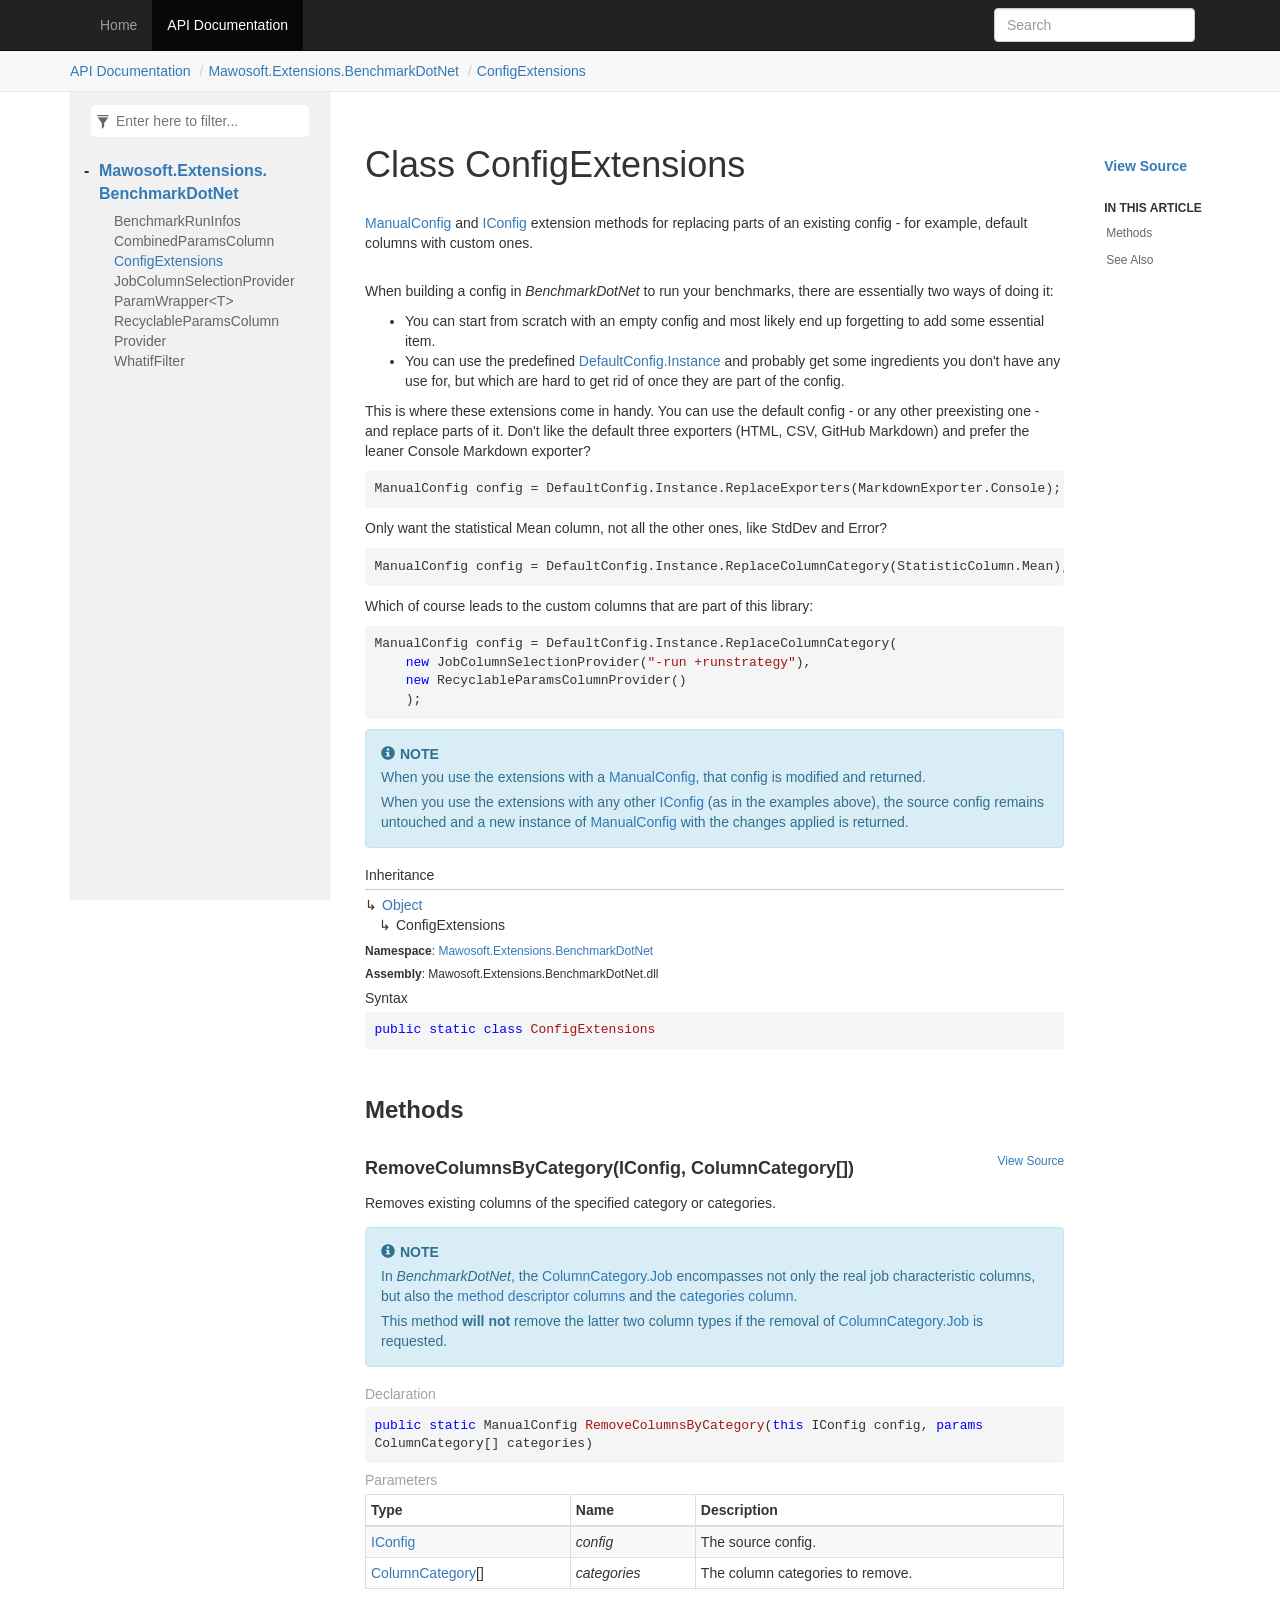
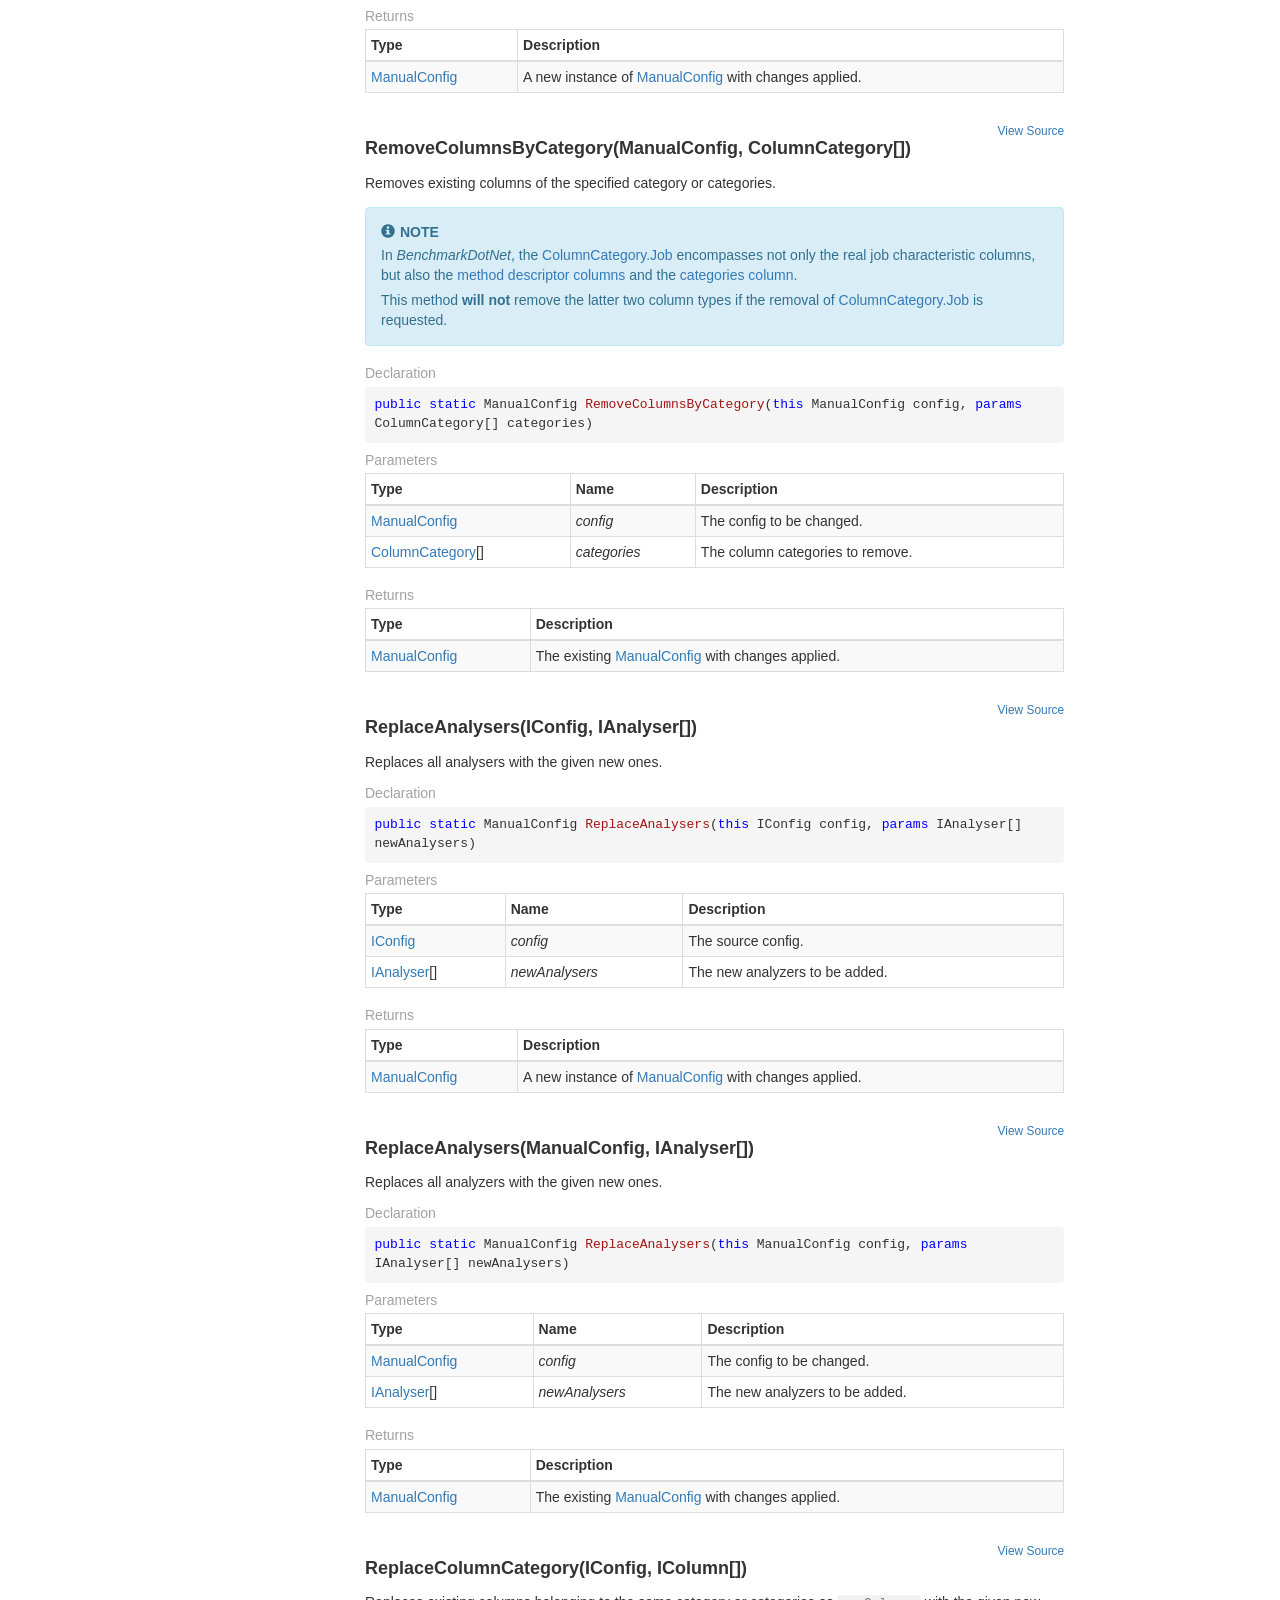
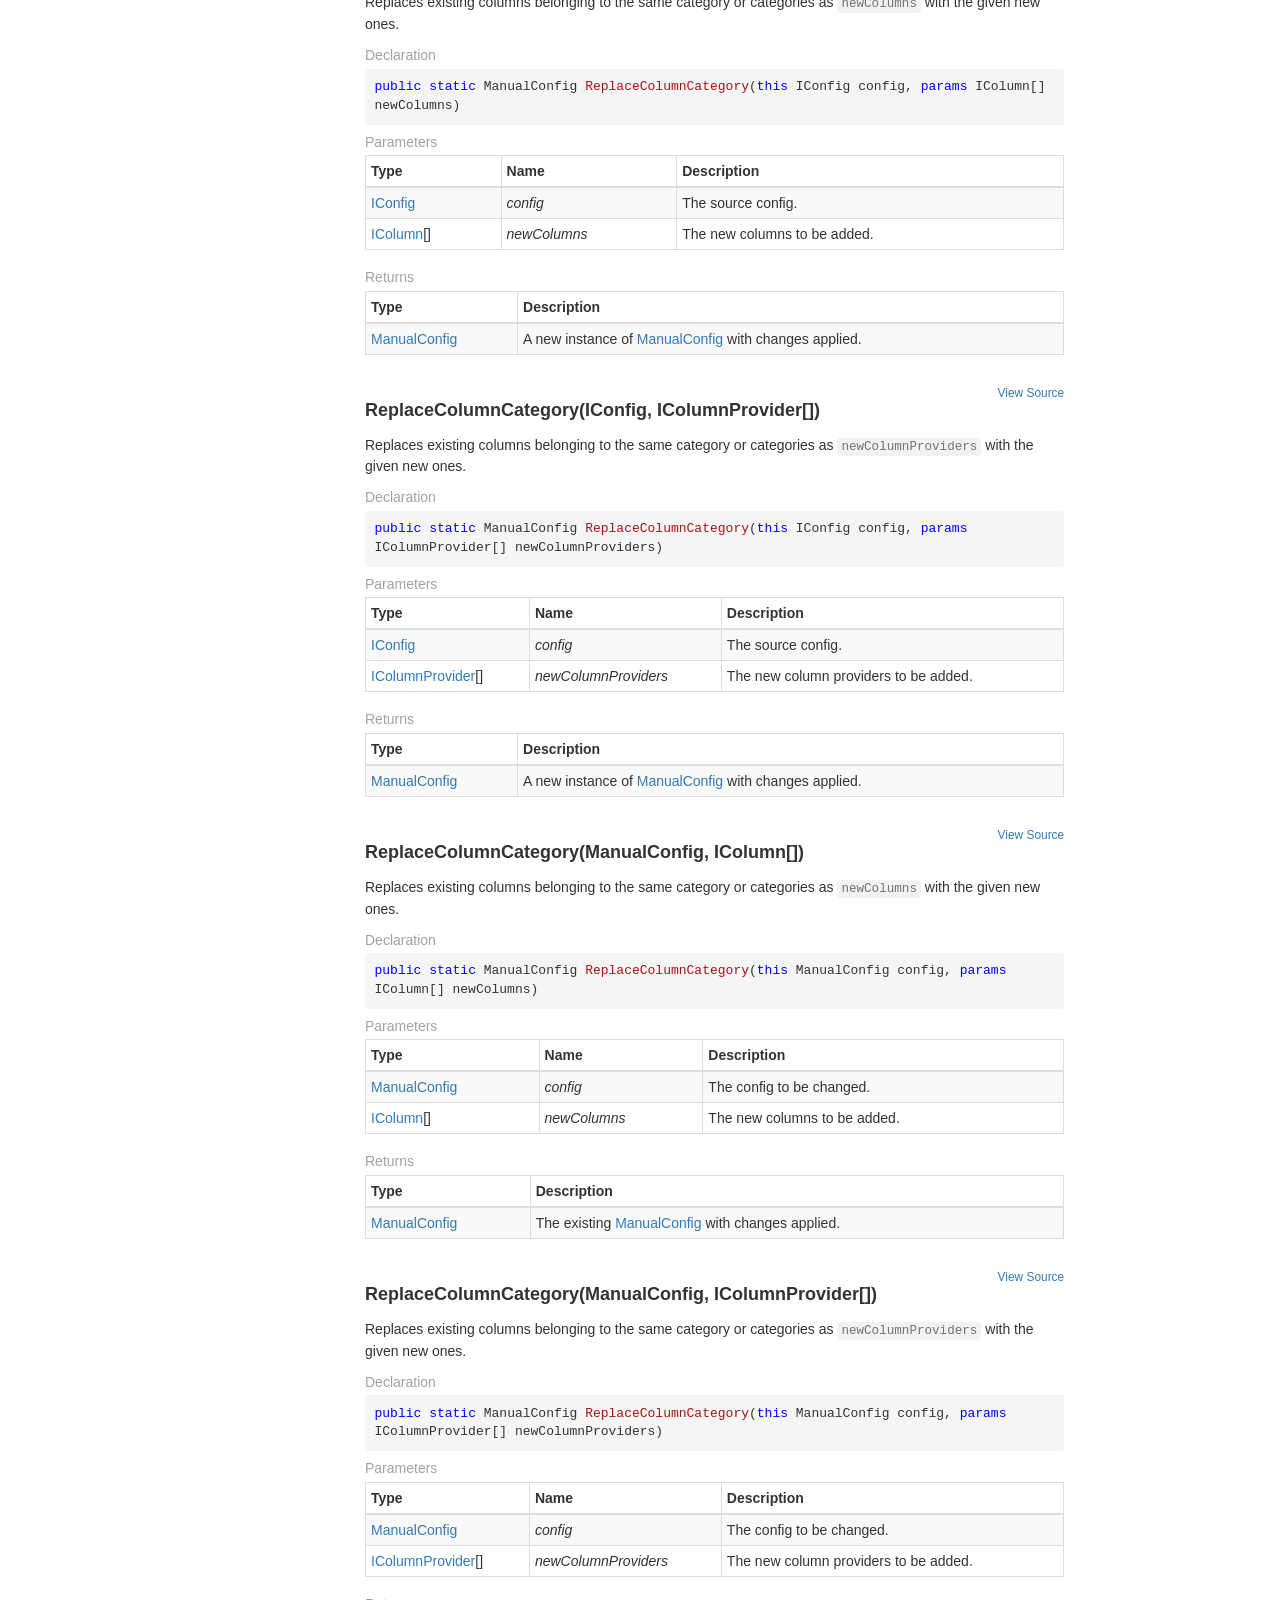
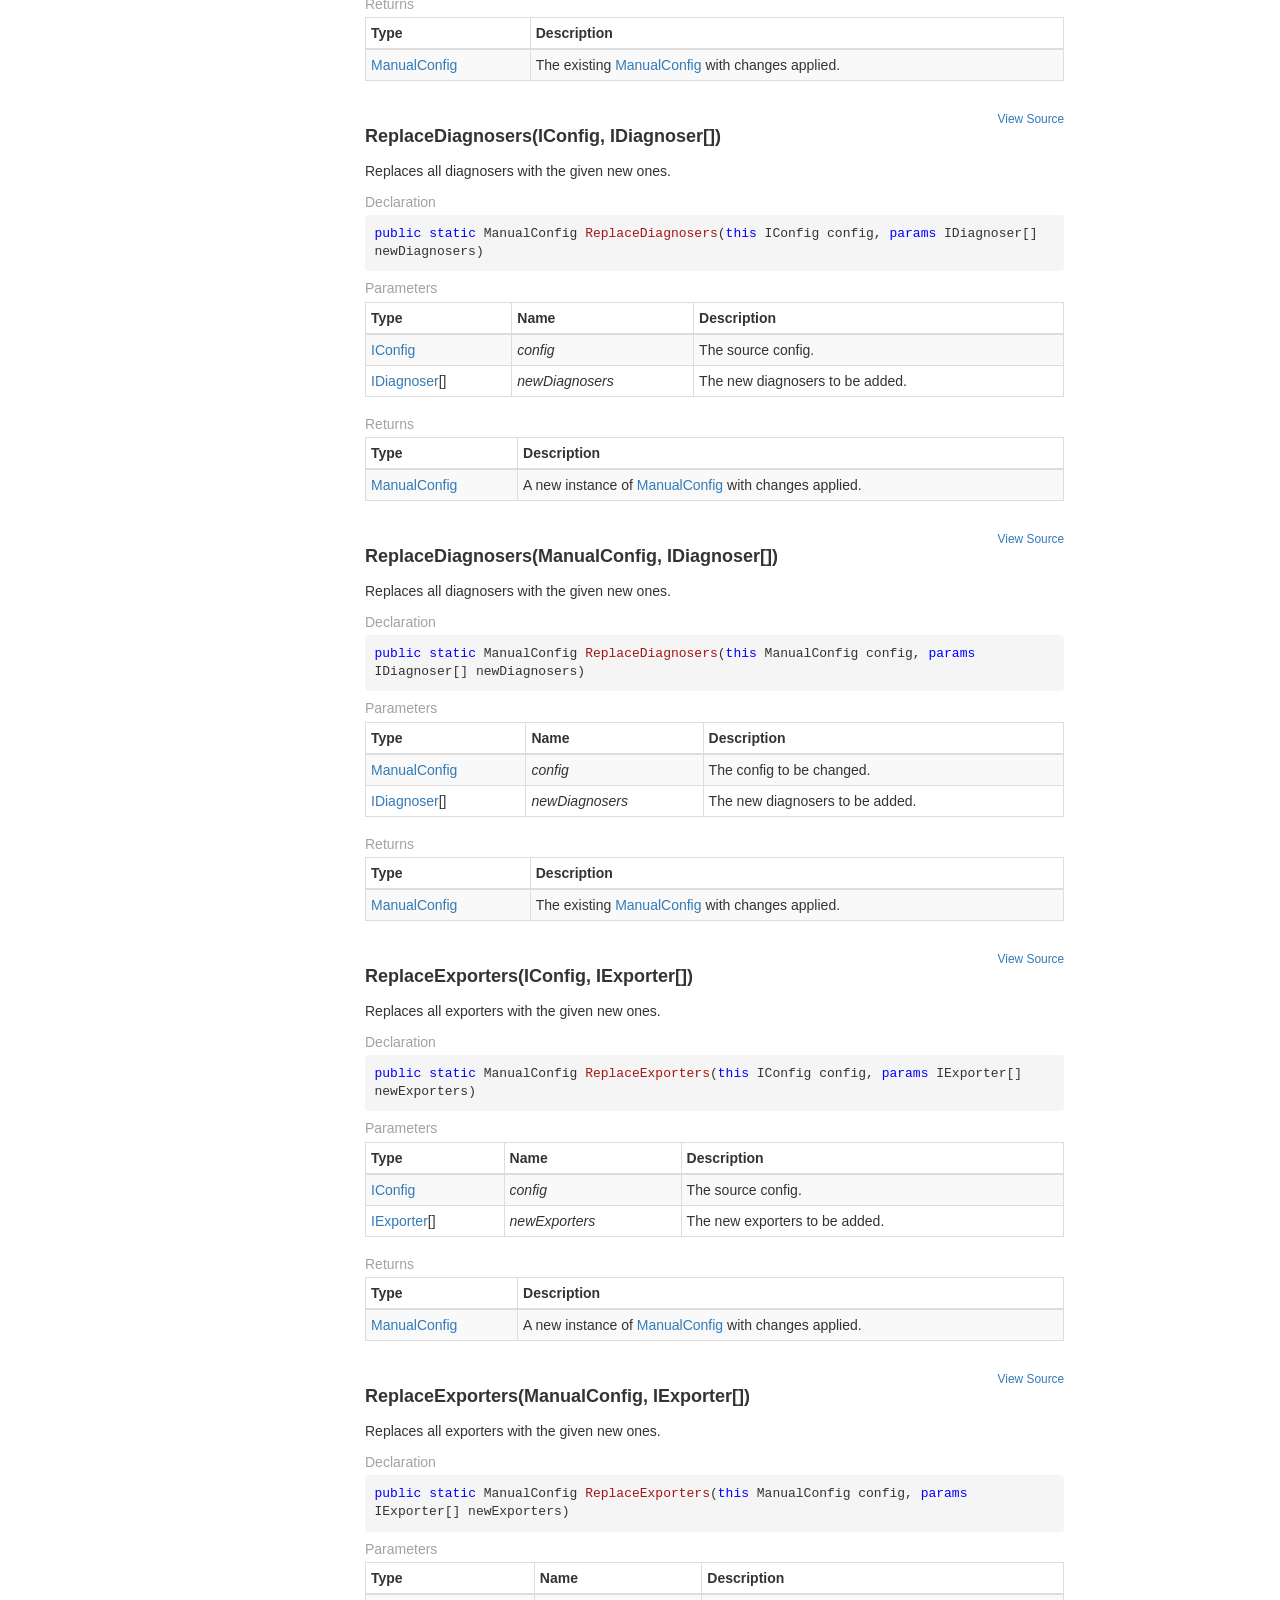
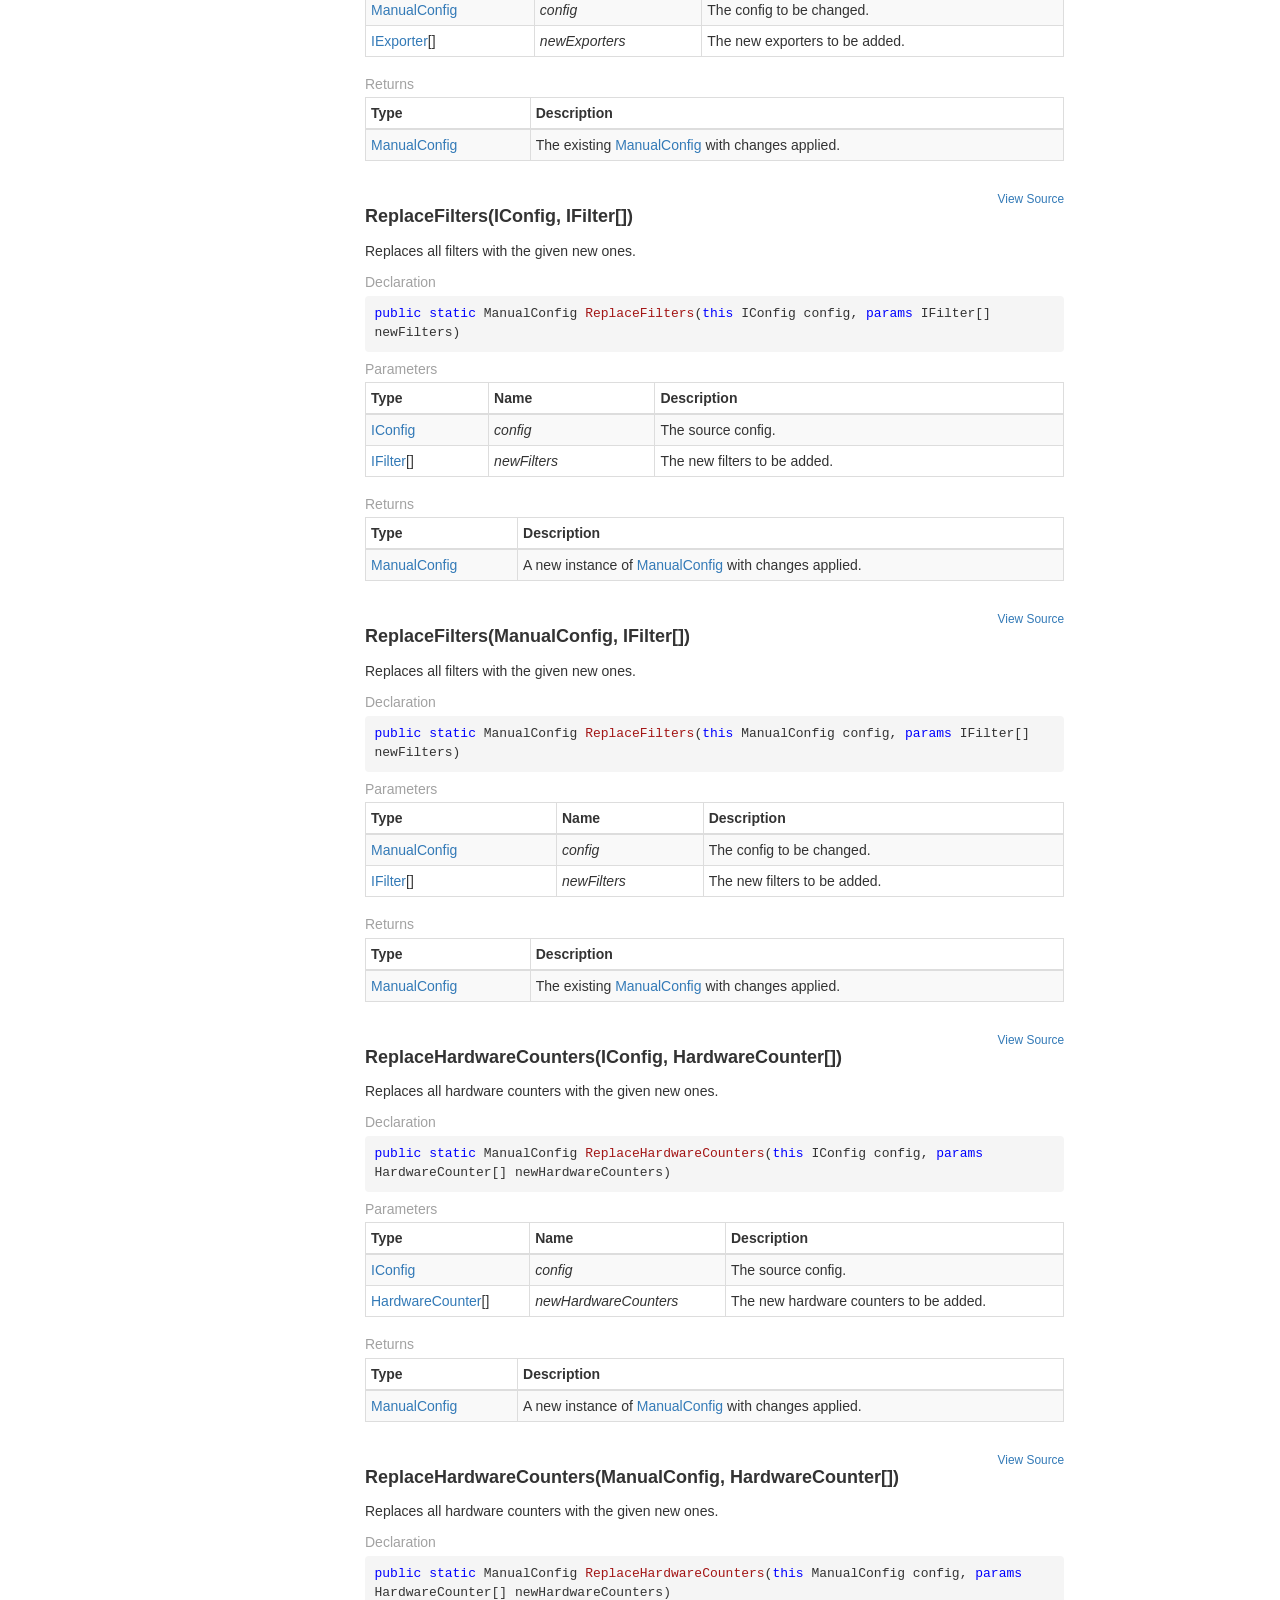
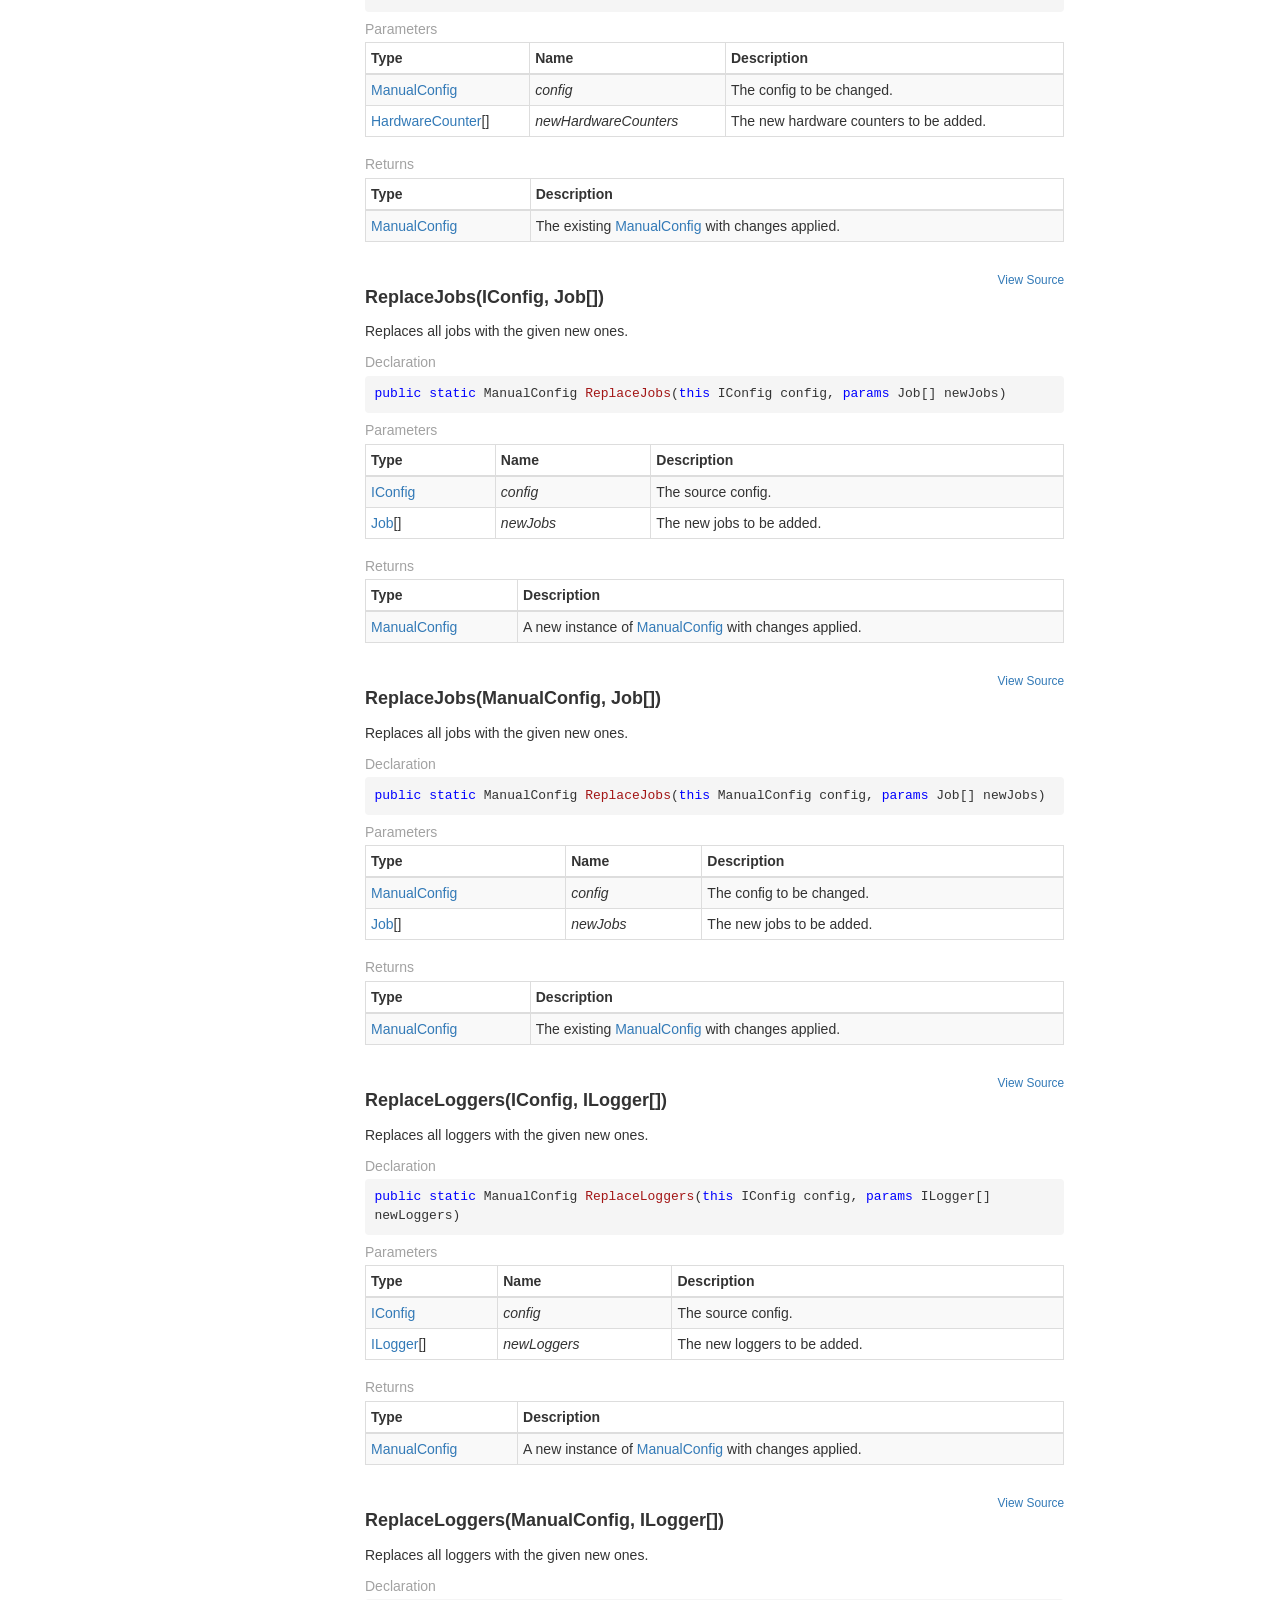
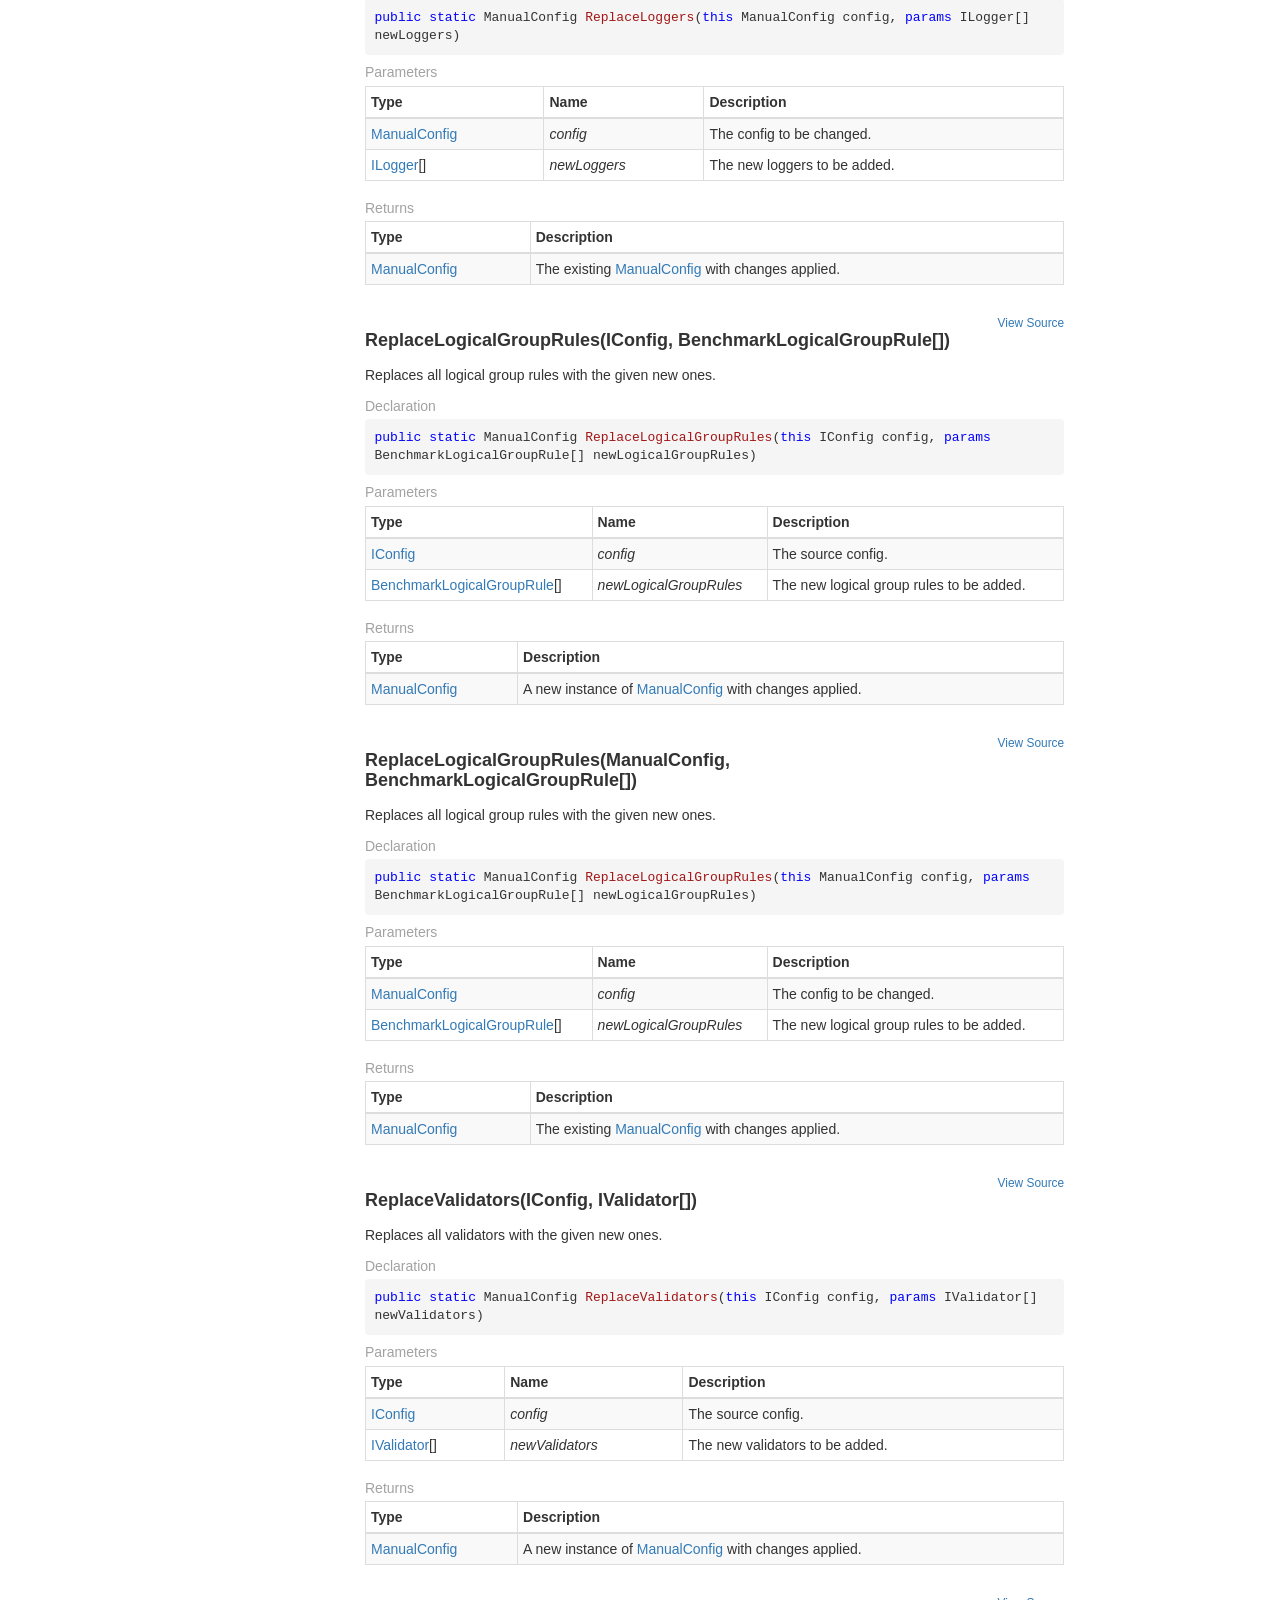
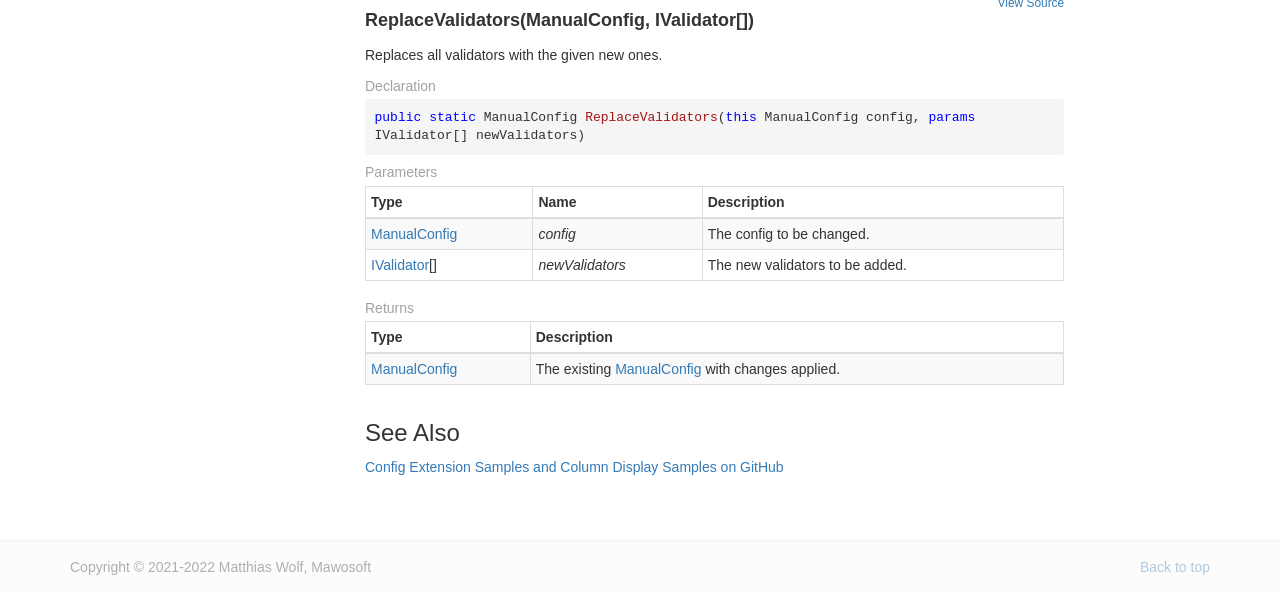
<file: api/Mawosoft.Extensions.BenchmarkDotNet.ConfigExtensions.html>
﻿<!DOCTYPE html>
<!--[if IE]><![endif]-->
<html>
  
  <head>
    <meta charset="utf-8">
    <meta http-equiv="X-UA-Compatible" content="IE=edge,chrome=1">
    <title>Class ConfigExtensions
   | Mawosoft Extensions for BenchmarkDotNet </title>
    <meta name="viewport" content="width=device-width">
    <meta name="title" content="Class ConfigExtensions
   | Mawosoft Extensions for BenchmarkDotNet ">
    <meta name="generator" content="docfx 2.59.2.0">
    
    <link rel="shortcut icon" href="../favicon.ico">
    <link rel="stylesheet" href="../styles/docfx.vendor.css">
    <link rel="stylesheet" href="../styles/docfx.css">
    <link rel="stylesheet" href="../styles/main.css">
    <meta property="docfx:navrel" content="../toc.html">
    <meta property="docfx:tocrel" content="toc.html">
    
    <meta property="docfx:rel" content="../">
    <meta property="docfx:newtab" content="true">
  </head>
  <body data-spy="scroll" data-target="#affix" data-offset="120">
    <div id="wrapper">
      <header>
        
        <nav id="autocollapse" class="navbar navbar-inverse ng-scope" role="navigation">
          <div class="container">
            <div class="navbar-header">
              <button type="button" class="navbar-toggle" data-toggle="collapse" data-target="#navbar">
                <span class="sr-only">Toggle navigation</span>
                <span class="icon-bar"></span>
                <span class="icon-bar"></span>
                <span class="icon-bar"></span>
              </button>
            </div>
            <div class="collapse navbar-collapse" id="navbar">
              <form class="navbar-form navbar-right" role="search" id="search">
                <div class="form-group">
                  <input type="text" class="form-control" id="search-query" placeholder="Search" autocomplete="off">
                </div>
              </form>
            </div>
          </div>
        </nav>
        
        <div class="subnav navbar navbar-default">
          <div class="container hide-when-search" id="breadcrumb">
            <ul class="breadcrumb">
              <li></li>
            </ul>
          </div>
        </div>
      </header>
      <div class="container body-content">
        
        <div id="search-results">
          <div class="search-list">Search Results for <span></span></div>
          <div class="sr-items">
            <p><i class="glyphicon glyphicon-refresh index-loading"></i></p>
          </div>
          <ul id="pagination" data-first="First" data-prev="Previous" data-next="Next" data-last="Last"></ul>
        </div>
      </div>
      <div role="main" class="container body-content hide-when-search">
        
        <div class="sidenav hide-when-search">
          <a class="btn toc-toggle collapse" data-toggle="collapse" href="#sidetoggle" aria-expanded="false" aria-controls="sidetoggle">Show / Hide Table of Contents</a>
          <div class="sidetoggle collapse" id="sidetoggle">
            <div id="sidetoc"></div>
          </div>
        </div>
        <div class="article row grid-right">
          <div class="col-md-10">
            <article class="content wrap" id="_content" data-uid="Mawosoft.Extensions.BenchmarkDotNet.ConfigExtensions">
  
  
  <h1 id="Mawosoft_Extensions_BenchmarkDotNet_ConfigExtensions" data-uid="Mawosoft.Extensions.BenchmarkDotNet.ConfigExtensions" class="text-break">Class ConfigExtensions
  </h1>
  <div class="markdown level0 summary"><p><a class="xref" href="https://benchmarkdotnet.org/api/BenchmarkDotNet.Configs.ManualConfig.html">ManualConfig</a> and <a class="xref" href="https://benchmarkdotnet.org/api/BenchmarkDotNet.Configs.IConfig.html">IConfig</a> extension methods for replacing parts
of an existing config - for example, default columns with custom ones.</p>
</div>
  <div class="markdown level0 conceptual"><p>When building a config in <em>BenchmarkDotNet</em> to run your benchmarks, there are essentially two ways of doing it:</p>
<ul>
<li>You can start from scratch with an empty config and most likely end up forgetting to add some essential item.</li>
<li>You can use the predefined
<a class="xref" href="https://benchmarkdotnet.org/api/BenchmarkDotNet.Configs.DefaultConfig.html#BenchmarkDotNet_Configs_DefaultConfig_Instance">DefaultConfig.Instance</a>
and probably get some ingredients you don&#39;t have any use for, but which are hard to get rid of
once they are part of the config.</li>
</ul>
<p>This is where these extensions come in handy. You can use the default config - or any other preexisting one -
and replace parts of it. Don&#39;t like the default three exporters (HTML, CSV, GitHub Markdown) and prefer the leaner
Console Markdown exporter?</p>
<pre><code class="lang-csharp">ManualConfig config = DefaultConfig.Instance.ReplaceExporters(MarkdownExporter.Console);
</code></pre><p>Only want the statistical Mean column, not all the other ones, like StdDev and Error?</p>
<pre><code class="lang-csharp">ManualConfig config = DefaultConfig.Instance.ReplaceColumnCategory(StatisticColumn.Mean);
</code></pre><p>Which of course leads to the custom columns that are part of this library:</p>
<pre><code class="lang-csharp">ManualConfig config = DefaultConfig.Instance.ReplaceColumnCategory(
    new JobColumnSelectionProvider(&quot;-run +runstrategy&quot;),
    new RecyclableParamsColumnProvider()
    );
</code></pre><div class="NOTE"><h5>Note</h5><p>When you use the extensions with a <a class="xref" href="https://benchmarkdotnet.org/api/BenchmarkDotNet.Configs.ManualConfig.html">ManualConfig</a>, that config is modified and returned.</p>
<p>When you use the extensions with any other <a class="xref" href="https://benchmarkdotnet.org/api/BenchmarkDotNet.Configs.IConfig.html">IConfig</a> (as in the examples above), the source config
remains untouched and a new instance of <a class="xref" href="https://benchmarkdotnet.org/api/BenchmarkDotNet.Configs.ManualConfig.html">ManualConfig</a> with the changes applied is returned.</p>
</div>
</div>
  <div class="inheritance">
    <h5>Inheritance</h5>
    <div class="level0"><a class="xref" href="https://docs.microsoft.com/dotnet/api/system.object">Object</a></div>
    <div class="level1"><span class="xref">ConfigExtensions</span></div>
  </div>
  <h6><strong>Namespace</strong>: <a class="xref" href="Mawosoft.Extensions.BenchmarkDotNet.html">Mawosoft.Extensions.BenchmarkDotNet</a></h6>
  <h6><strong>Assembly</strong>: Mawosoft.Extensions.BenchmarkDotNet.dll</h6>
  <h5 id="Mawosoft_Extensions_BenchmarkDotNet_ConfigExtensions_syntax">Syntax</h5>
  <div class="codewrapper">
    <pre><code class="lang-csharp hljs">public static class ConfigExtensions</code></pre>
  </div>
  <h3 id="methods">Methods
  </h3>
  <span class="small pull-right mobile-hide">
    <a href="https://github.com/mawosoft/Mawosoft.Extensions.BenchmarkDotNet/blob/master/src/Mawosoft.Extensions.BenchmarkDotNet/ConfigExtensions.cs/#L85">View Source</a>
  </span>
  <a id="Mawosoft_Extensions_BenchmarkDotNet_ConfigExtensions_RemoveColumnsByCategory_" data-uid="Mawosoft.Extensions.BenchmarkDotNet.ConfigExtensions.RemoveColumnsByCategory*"></a>
  <h4 id="Mawosoft_Extensions_BenchmarkDotNet_ConfigExtensions_RemoveColumnsByCategory_BenchmarkDotNet_Configs_IConfig_BenchmarkDotNet_Columns_ColumnCategory___" data-uid="Mawosoft.Extensions.BenchmarkDotNet.ConfigExtensions.RemoveColumnsByCategory(BenchmarkDotNet.Configs.IConfig,BenchmarkDotNet.Columns.ColumnCategory[])">RemoveColumnsByCategory(IConfig, ColumnCategory[])</h4>
  <div class="markdown level1 summary"><p>Removes existing columns of the specified category or categories.</p>
</div>
  <div class="markdown level1 conceptual"><div class="NOTE"><h5>Note</h5><p>In <em>BenchmarkDotNet</em>, the <a class="xref" href="https://benchmarkdotnet.org/api/BenchmarkDotNet.Columns.ColumnCategory.html#BenchmarkDotNet_Columns_ColumnCategory_Job">ColumnCategory.Job</a> encompasses not only the
real job characteristic columns, but also the <a class="xref" href="https://benchmarkdotnet.org/api/BenchmarkDotNet.Columns.TargetMethodColumn.html">method descriptor columns</a> and the
<a class="xref" href="https://benchmarkdotnet.org/api/BenchmarkDotNet.Columns.CategoriesColumn.html">categories column</a>.</p>
<p>This method <strong>will not</strong> remove the latter two column types if the removal of
<a class="xref" href="https://benchmarkdotnet.org/api/BenchmarkDotNet.Columns.ColumnCategory.html#BenchmarkDotNet_Columns_ColumnCategory_Job">ColumnCategory.Job</a> is requested.</p>
</div>
</div>
  <h5 class="decalaration">Declaration</h5>
  <div class="codewrapper">
    <pre><code class="lang-csharp hljs">public static ManualConfig RemoveColumnsByCategory(this IConfig config, params ColumnCategory[] categories)</code></pre>
  </div>
  <h5 class="parameters">Parameters</h5>
  <table class="table table-bordered table-striped table-condensed">
    <thead>
      <tr>
        <th>Type</th>
        <th>Name</th>
        <th>Description</th>
      </tr>
    </thead>
    <tbody>
      <tr>
        <td><a class="xref" href="https://benchmarkdotnet.org/api/BenchmarkDotNet.Configs.IConfig.html">IConfig</a></td>
        <td><span class="parametername">config</span></td>
        <td><p>The source config.</p>
</td>
      </tr>
      <tr>
        <td><a class="xref" href="https://benchmarkdotnet.org/api/BenchmarkDotNet.Columns.ColumnCategory.html">ColumnCategory</a>[]</td>
        <td><span class="parametername">categories</span></td>
        <td><p>The column categories to remove.</p>
</td>
      </tr>
    </tbody>
  </table>
  <h5 class="returns">Returns</h5>
  <table class="table table-bordered table-striped table-condensed">
    <thead>
      <tr>
        <th>Type</th>
        <th>Description</th>
      </tr>
    </thead>
    <tbody>
      <tr>
        <td><a class="xref" href="https://benchmarkdotnet.org/api/BenchmarkDotNet.Configs.ManualConfig.html">ManualConfig</a></td>
        <td><p>A new instance of <a class="xref" href="https://benchmarkdotnet.org/api/BenchmarkDotNet.Configs.ManualConfig.html">ManualConfig</a> with changes applied.</p>
</td>
      </tr>
    </tbody>
  </table>
  <span class="small pull-right mobile-hide">
    <a href="https://github.com/mawosoft/Mawosoft.Extensions.BenchmarkDotNet/blob/master/src/Mawosoft.Extensions.BenchmarkDotNet/ConfigExtensions.cs/#L73">View Source</a>
  </span>
  <a id="Mawosoft_Extensions_BenchmarkDotNet_ConfigExtensions_RemoveColumnsByCategory_" data-uid="Mawosoft.Extensions.BenchmarkDotNet.ConfigExtensions.RemoveColumnsByCategory*"></a>
  <h4 id="Mawosoft_Extensions_BenchmarkDotNet_ConfigExtensions_RemoveColumnsByCategory_BenchmarkDotNet_Configs_ManualConfig_BenchmarkDotNet_Columns_ColumnCategory___" data-uid="Mawosoft.Extensions.BenchmarkDotNet.ConfigExtensions.RemoveColumnsByCategory(BenchmarkDotNet.Configs.ManualConfig,BenchmarkDotNet.Columns.ColumnCategory[])">RemoveColumnsByCategory(ManualConfig, ColumnCategory[])</h4>
  <div class="markdown level1 summary"><p>Removes existing columns of the specified category or categories.</p>
</div>
  <div class="markdown level1 conceptual"><div class="NOTE"><h5>Note</h5><p>In <em>BenchmarkDotNet</em>, the <a class="xref" href="https://benchmarkdotnet.org/api/BenchmarkDotNet.Columns.ColumnCategory.html#BenchmarkDotNet_Columns_ColumnCategory_Job">ColumnCategory.Job</a> encompasses not only the
real job characteristic columns, but also the <a class="xref" href="https://benchmarkdotnet.org/api/BenchmarkDotNet.Columns.TargetMethodColumn.html">method descriptor columns</a> and the
<a class="xref" href="https://benchmarkdotnet.org/api/BenchmarkDotNet.Columns.CategoriesColumn.html">categories column</a>.</p>
<p>This method <strong>will not</strong> remove the latter two column types if the removal of
<a class="xref" href="https://benchmarkdotnet.org/api/BenchmarkDotNet.Columns.ColumnCategory.html#BenchmarkDotNet_Columns_ColumnCategory_Job">ColumnCategory.Job</a> is requested.</p>
</div>
</div>
  <h5 class="decalaration">Declaration</h5>
  <div class="codewrapper">
    <pre><code class="lang-csharp hljs">public static ManualConfig RemoveColumnsByCategory(this ManualConfig config, params ColumnCategory[] categories)</code></pre>
  </div>
  <h5 class="parameters">Parameters</h5>
  <table class="table table-bordered table-striped table-condensed">
    <thead>
      <tr>
        <th>Type</th>
        <th>Name</th>
        <th>Description</th>
      </tr>
    </thead>
    <tbody>
      <tr>
        <td><a class="xref" href="https://benchmarkdotnet.org/api/BenchmarkDotNet.Configs.ManualConfig.html">ManualConfig</a></td>
        <td><span class="parametername">config</span></td>
        <td><p>The config to be changed.</p>
</td>
      </tr>
      <tr>
        <td><a class="xref" href="https://benchmarkdotnet.org/api/BenchmarkDotNet.Columns.ColumnCategory.html">ColumnCategory</a>[]</td>
        <td><span class="parametername">categories</span></td>
        <td><p>The column categories to remove.</p>
</td>
      </tr>
    </tbody>
  </table>
  <h5 class="returns">Returns</h5>
  <table class="table table-bordered table-striped table-condensed">
    <thead>
      <tr>
        <th>Type</th>
        <th>Description</th>
      </tr>
    </thead>
    <tbody>
      <tr>
        <td><a class="xref" href="https://benchmarkdotnet.org/api/BenchmarkDotNet.Configs.ManualConfig.html">ManualConfig</a></td>
        <td><p>The existing <a class="xref" href="https://benchmarkdotnet.org/api/BenchmarkDotNet.Configs.ManualConfig.html">ManualConfig</a> with changes applied.</p>
</td>
      </tr>
    </tbody>
  </table>
  <span class="small pull-right mobile-hide">
    <a href="https://github.com/mawosoft/Mawosoft.Extensions.BenchmarkDotNet/blob/master/src/Mawosoft.Extensions.BenchmarkDotNet/ConfigExtensions.cs/#L137">View Source</a>
  </span>
  <a id="Mawosoft_Extensions_BenchmarkDotNet_ConfigExtensions_ReplaceAnalysers_" data-uid="Mawosoft.Extensions.BenchmarkDotNet.ConfigExtensions.ReplaceAnalysers*"></a>
  <h4 id="Mawosoft_Extensions_BenchmarkDotNet_ConfigExtensions_ReplaceAnalysers_BenchmarkDotNet_Configs_IConfig_BenchmarkDotNet_Analysers_IAnalyser___" data-uid="Mawosoft.Extensions.BenchmarkDotNet.ConfigExtensions.ReplaceAnalysers(BenchmarkDotNet.Configs.IConfig,BenchmarkDotNet.Analysers.IAnalyser[])">ReplaceAnalysers(IConfig, IAnalyser[])</h4>
  <div class="markdown level1 summary"><p>Replaces all analysers with the given new ones.</p>
</div>
  <div class="markdown level1 conceptual"></div>
  <h5 class="decalaration">Declaration</h5>
  <div class="codewrapper">
    <pre><code class="lang-csharp hljs">public static ManualConfig ReplaceAnalysers(this IConfig config, params IAnalyser[] newAnalysers)</code></pre>
  </div>
  <h5 class="parameters">Parameters</h5>
  <table class="table table-bordered table-striped table-condensed">
    <thead>
      <tr>
        <th>Type</th>
        <th>Name</th>
        <th>Description</th>
      </tr>
    </thead>
    <tbody>
      <tr>
        <td><a class="xref" href="https://benchmarkdotnet.org/api/BenchmarkDotNet.Configs.IConfig.html">IConfig</a></td>
        <td><span class="parametername">config</span></td>
        <td><p>The source config.</p>
</td>
      </tr>
      <tr>
        <td><a class="xref" href="https://benchmarkdotnet.org/api/BenchmarkDotNet.Analysers.IAnalyser.html">IAnalyser</a>[]</td>
        <td><span class="parametername">newAnalysers</span></td>
        <td><p>The new analyzers to be added.</p>
</td>
      </tr>
    </tbody>
  </table>
  <h5 class="returns">Returns</h5>
  <table class="table table-bordered table-striped table-condensed">
    <thead>
      <tr>
        <th>Type</th>
        <th>Description</th>
      </tr>
    </thead>
    <tbody>
      <tr>
        <td><a class="xref" href="https://benchmarkdotnet.org/api/BenchmarkDotNet.Configs.ManualConfig.html">ManualConfig</a></td>
        <td><p>A new instance of <a class="xref" href="https://benchmarkdotnet.org/api/BenchmarkDotNet.Configs.ManualConfig.html">ManualConfig</a> with changes applied.</p>
</td>
      </tr>
    </tbody>
  </table>
  <span class="small pull-right mobile-hide">
    <a href="https://github.com/mawosoft/Mawosoft.Extensions.BenchmarkDotNet/blob/master/src/Mawosoft.Extensions.BenchmarkDotNet/ConfigExtensions.cs/#L129">View Source</a>
  </span>
  <a id="Mawosoft_Extensions_BenchmarkDotNet_ConfigExtensions_ReplaceAnalysers_" data-uid="Mawosoft.Extensions.BenchmarkDotNet.ConfigExtensions.ReplaceAnalysers*"></a>
  <h4 id="Mawosoft_Extensions_BenchmarkDotNet_ConfigExtensions_ReplaceAnalysers_BenchmarkDotNet_Configs_ManualConfig_BenchmarkDotNet_Analysers_IAnalyser___" data-uid="Mawosoft.Extensions.BenchmarkDotNet.ConfigExtensions.ReplaceAnalysers(BenchmarkDotNet.Configs.ManualConfig,BenchmarkDotNet.Analysers.IAnalyser[])">ReplaceAnalysers(ManualConfig, IAnalyser[])</h4>
  <div class="markdown level1 summary"><p>Replaces all analyzers with the given new ones.</p>
</div>
  <div class="markdown level1 conceptual"></div>
  <h5 class="decalaration">Declaration</h5>
  <div class="codewrapper">
    <pre><code class="lang-csharp hljs">public static ManualConfig ReplaceAnalysers(this ManualConfig config, params IAnalyser[] newAnalysers)</code></pre>
  </div>
  <h5 class="parameters">Parameters</h5>
  <table class="table table-bordered table-striped table-condensed">
    <thead>
      <tr>
        <th>Type</th>
        <th>Name</th>
        <th>Description</th>
      </tr>
    </thead>
    <tbody>
      <tr>
        <td><a class="xref" href="https://benchmarkdotnet.org/api/BenchmarkDotNet.Configs.ManualConfig.html">ManualConfig</a></td>
        <td><span class="parametername">config</span></td>
        <td><p>The config to be changed.</p>
</td>
      </tr>
      <tr>
        <td><a class="xref" href="https://benchmarkdotnet.org/api/BenchmarkDotNet.Analysers.IAnalyser.html">IAnalyser</a>[]</td>
        <td><span class="parametername">newAnalysers</span></td>
        <td><p>The new analyzers to be added.</p>
</td>
      </tr>
    </tbody>
  </table>
  <h5 class="returns">Returns</h5>
  <table class="table table-bordered table-striped table-condensed">
    <thead>
      <tr>
        <th>Type</th>
        <th>Description</th>
      </tr>
    </thead>
    <tbody>
      <tr>
        <td><a class="xref" href="https://benchmarkdotnet.org/api/BenchmarkDotNet.Configs.ManualConfig.html">ManualConfig</a></td>
        <td><p>The existing <a class="xref" href="https://benchmarkdotnet.org/api/BenchmarkDotNet.Configs.ManualConfig.html">ManualConfig</a> with changes applied.</p>
</td>
      </tr>
    </tbody>
  </table>
  <span class="small pull-right mobile-hide">
    <a href="https://github.com/mawosoft/Mawosoft.Extensions.BenchmarkDotNet/blob/master/src/Mawosoft.Extensions.BenchmarkDotNet/ConfigExtensions.cs/#L44">View Source</a>
  </span>
  <a id="Mawosoft_Extensions_BenchmarkDotNet_ConfigExtensions_ReplaceColumnCategory_" data-uid="Mawosoft.Extensions.BenchmarkDotNet.ConfigExtensions.ReplaceColumnCategory*"></a>
  <h4 id="Mawosoft_Extensions_BenchmarkDotNet_ConfigExtensions_ReplaceColumnCategory_BenchmarkDotNet_Configs_IConfig_BenchmarkDotNet_Columns_IColumn___" data-uid="Mawosoft.Extensions.BenchmarkDotNet.ConfigExtensions.ReplaceColumnCategory(BenchmarkDotNet.Configs.IConfig,BenchmarkDotNet.Columns.IColumn[])">ReplaceColumnCategory(IConfig, IColumn[])</h4>
  <div class="markdown level1 summary"><p>Replaces existing columns belonging to the same category or categories as <code>newColumns</code>
with the given new ones.</p>
</div>
  <div class="markdown level1 conceptual"></div>
  <h5 class="decalaration">Declaration</h5>
  <div class="codewrapper">
    <pre><code class="lang-csharp hljs">public static ManualConfig ReplaceColumnCategory(this IConfig config, params IColumn[] newColumns)</code></pre>
  </div>
  <h5 class="parameters">Parameters</h5>
  <table class="table table-bordered table-striped table-condensed">
    <thead>
      <tr>
        <th>Type</th>
        <th>Name</th>
        <th>Description</th>
      </tr>
    </thead>
    <tbody>
      <tr>
        <td><a class="xref" href="https://benchmarkdotnet.org/api/BenchmarkDotNet.Configs.IConfig.html">IConfig</a></td>
        <td><span class="parametername">config</span></td>
        <td><p>The source config.</p>
</td>
      </tr>
      <tr>
        <td><a class="xref" href="https://benchmarkdotnet.org/api/BenchmarkDotNet.Columns.IColumn.html">IColumn</a>[]</td>
        <td><span class="parametername">newColumns</span></td>
        <td><p>The new columns to be added.</p>
</td>
      </tr>
    </tbody>
  </table>
  <h5 class="returns">Returns</h5>
  <table class="table table-bordered table-striped table-condensed">
    <thead>
      <tr>
        <th>Type</th>
        <th>Description</th>
      </tr>
    </thead>
    <tbody>
      <tr>
        <td><a class="xref" href="https://benchmarkdotnet.org/api/BenchmarkDotNet.Configs.ManualConfig.html">ManualConfig</a></td>
        <td><p>A new instance of <a class="xref" href="https://benchmarkdotnet.org/api/BenchmarkDotNet.Configs.ManualConfig.html">ManualConfig</a> with changes applied.</p>
</td>
      </tr>
    </tbody>
  </table>
  <span class="small pull-right mobile-hide">
    <a href="https://github.com/mawosoft/Mawosoft.Extensions.BenchmarkDotNet/blob/master/src/Mawosoft.Extensions.BenchmarkDotNet/ConfigExtensions.cs/#L67">View Source</a>
  </span>
  <a id="Mawosoft_Extensions_BenchmarkDotNet_ConfigExtensions_ReplaceColumnCategory_" data-uid="Mawosoft.Extensions.BenchmarkDotNet.ConfigExtensions.ReplaceColumnCategory*"></a>
  <h4 id="Mawosoft_Extensions_BenchmarkDotNet_ConfigExtensions_ReplaceColumnCategory_BenchmarkDotNet_Configs_IConfig_BenchmarkDotNet_Columns_IColumnProvider___" data-uid="Mawosoft.Extensions.BenchmarkDotNet.ConfigExtensions.ReplaceColumnCategory(BenchmarkDotNet.Configs.IConfig,BenchmarkDotNet.Columns.IColumnProvider[])">ReplaceColumnCategory(IConfig, IColumnProvider[])</h4>
  <div class="markdown level1 summary"><p>Replaces existing columns belonging to the same category or categories as <code>newColumnProviders</code>
with the given new ones.</p>
</div>
  <div class="markdown level1 conceptual"></div>
  <h5 class="decalaration">Declaration</h5>
  <div class="codewrapper">
    <pre><code class="lang-csharp hljs">public static ManualConfig ReplaceColumnCategory(this IConfig config, params IColumnProvider[] newColumnProviders)</code></pre>
  </div>
  <h5 class="parameters">Parameters</h5>
  <table class="table table-bordered table-striped table-condensed">
    <thead>
      <tr>
        <th>Type</th>
        <th>Name</th>
        <th>Description</th>
      </tr>
    </thead>
    <tbody>
      <tr>
        <td><a class="xref" href="https://benchmarkdotnet.org/api/BenchmarkDotNet.Configs.IConfig.html">IConfig</a></td>
        <td><span class="parametername">config</span></td>
        <td><p>The source config.</p>
</td>
      </tr>
      <tr>
        <td><a class="xref" href="https://benchmarkdotnet.org/api/BenchmarkDotNet.Columns.IColumnProvider.html">IColumnProvider</a>[]</td>
        <td><span class="parametername">newColumnProviders</span></td>
        <td><p>The new column providers to be added.</p>
</td>
      </tr>
    </tbody>
  </table>
  <h5 class="returns">Returns</h5>
  <table class="table table-bordered table-striped table-condensed">
    <thead>
      <tr>
        <th>Type</th>
        <th>Description</th>
      </tr>
    </thead>
    <tbody>
      <tr>
        <td><a class="xref" href="https://benchmarkdotnet.org/api/BenchmarkDotNet.Configs.ManualConfig.html">ManualConfig</a></td>
        <td><p>A new instance of <a class="xref" href="https://benchmarkdotnet.org/api/BenchmarkDotNet.Configs.ManualConfig.html">ManualConfig</a> with changes applied.</p>
</td>
      </tr>
    </tbody>
  </table>
  <span class="small pull-right mobile-hide">
    <a href="https://github.com/mawosoft/Mawosoft.Extensions.BenchmarkDotNet/blob/master/src/Mawosoft.Extensions.BenchmarkDotNet/ConfigExtensions.cs/#L30">View Source</a>
  </span>
  <a id="Mawosoft_Extensions_BenchmarkDotNet_ConfigExtensions_ReplaceColumnCategory_" data-uid="Mawosoft.Extensions.BenchmarkDotNet.ConfigExtensions.ReplaceColumnCategory*"></a>
  <h4 id="Mawosoft_Extensions_BenchmarkDotNet_ConfigExtensions_ReplaceColumnCategory_BenchmarkDotNet_Configs_ManualConfig_BenchmarkDotNet_Columns_IColumn___" data-uid="Mawosoft.Extensions.BenchmarkDotNet.ConfigExtensions.ReplaceColumnCategory(BenchmarkDotNet.Configs.ManualConfig,BenchmarkDotNet.Columns.IColumn[])">ReplaceColumnCategory(ManualConfig, IColumn[])</h4>
  <div class="markdown level1 summary"><p>Replaces existing columns belonging to the same category or categories as <code>newColumns</code>
with the given new ones.</p>
</div>
  <div class="markdown level1 conceptual"></div>
  <h5 class="decalaration">Declaration</h5>
  <div class="codewrapper">
    <pre><code class="lang-csharp hljs">public static ManualConfig ReplaceColumnCategory(this ManualConfig config, params IColumn[] newColumns)</code></pre>
  </div>
  <h5 class="parameters">Parameters</h5>
  <table class="table table-bordered table-striped table-condensed">
    <thead>
      <tr>
        <th>Type</th>
        <th>Name</th>
        <th>Description</th>
      </tr>
    </thead>
    <tbody>
      <tr>
        <td><a class="xref" href="https://benchmarkdotnet.org/api/BenchmarkDotNet.Configs.ManualConfig.html">ManualConfig</a></td>
        <td><span class="parametername">config</span></td>
        <td><p>The config to be changed.</p>
</td>
      </tr>
      <tr>
        <td><a class="xref" href="https://benchmarkdotnet.org/api/BenchmarkDotNet.Columns.IColumn.html">IColumn</a>[]</td>
        <td><span class="parametername">newColumns</span></td>
        <td><p>The new columns to be added.</p>
</td>
      </tr>
    </tbody>
  </table>
  <h5 class="returns">Returns</h5>
  <table class="table table-bordered table-striped table-condensed">
    <thead>
      <tr>
        <th>Type</th>
        <th>Description</th>
      </tr>
    </thead>
    <tbody>
      <tr>
        <td><a class="xref" href="https://benchmarkdotnet.org/api/BenchmarkDotNet.Configs.ManualConfig.html">ManualConfig</a></td>
        <td><p>The existing <a class="xref" href="https://benchmarkdotnet.org/api/BenchmarkDotNet.Configs.ManualConfig.html">ManualConfig</a> with changes applied.</p>
</td>
      </tr>
    </tbody>
  </table>
  <span class="small pull-right mobile-hide">
    <a href="https://github.com/mawosoft/Mawosoft.Extensions.BenchmarkDotNet/blob/master/src/Mawosoft.Extensions.BenchmarkDotNet/ConfigExtensions.cs/#L52">View Source</a>
  </span>
  <a id="Mawosoft_Extensions_BenchmarkDotNet_ConfigExtensions_ReplaceColumnCategory_" data-uid="Mawosoft.Extensions.BenchmarkDotNet.ConfigExtensions.ReplaceColumnCategory*"></a>
  <h4 id="Mawosoft_Extensions_BenchmarkDotNet_ConfigExtensions_ReplaceColumnCategory_BenchmarkDotNet_Configs_ManualConfig_BenchmarkDotNet_Columns_IColumnProvider___" data-uid="Mawosoft.Extensions.BenchmarkDotNet.ConfigExtensions.ReplaceColumnCategory(BenchmarkDotNet.Configs.ManualConfig,BenchmarkDotNet.Columns.IColumnProvider[])">ReplaceColumnCategory(ManualConfig, IColumnProvider[])</h4>
  <div class="markdown level1 summary"><p>Replaces existing columns belonging to the same category or categories as <code>newColumnProviders</code>
with the given new ones.</p>
</div>
  <div class="markdown level1 conceptual"></div>
  <h5 class="decalaration">Declaration</h5>
  <div class="codewrapper">
    <pre><code class="lang-csharp hljs">public static ManualConfig ReplaceColumnCategory(this ManualConfig config, params IColumnProvider[] newColumnProviders)</code></pre>
  </div>
  <h5 class="parameters">Parameters</h5>
  <table class="table table-bordered table-striped table-condensed">
    <thead>
      <tr>
        <th>Type</th>
        <th>Name</th>
        <th>Description</th>
      </tr>
    </thead>
    <tbody>
      <tr>
        <td><a class="xref" href="https://benchmarkdotnet.org/api/BenchmarkDotNet.Configs.ManualConfig.html">ManualConfig</a></td>
        <td><span class="parametername">config</span></td>
        <td><p>The config to be changed.</p>
</td>
      </tr>
      <tr>
        <td><a class="xref" href="https://benchmarkdotnet.org/api/BenchmarkDotNet.Columns.IColumnProvider.html">IColumnProvider</a>[]</td>
        <td><span class="parametername">newColumnProviders</span></td>
        <td><p>The new column providers to be added.</p>
</td>
      </tr>
    </tbody>
  </table>
  <h5 class="returns">Returns</h5>
  <table class="table table-bordered table-striped table-condensed">
    <thead>
      <tr>
        <th>Type</th>
        <th>Description</th>
      </tr>
    </thead>
    <tbody>
      <tr>
        <td><a class="xref" href="https://benchmarkdotnet.org/api/BenchmarkDotNet.Configs.ManualConfig.html">ManualConfig</a></td>
        <td><p>The existing <a class="xref" href="https://benchmarkdotnet.org/api/BenchmarkDotNet.Configs.ManualConfig.html">ManualConfig</a> with changes applied.</p>
</td>
      </tr>
    </tbody>
  </table>
  <span class="small pull-right mobile-hide">
    <a href="https://github.com/mawosoft/Mawosoft.Extensions.BenchmarkDotNet/blob/master/src/Mawosoft.Extensions.BenchmarkDotNet/ConfigExtensions.cs/#L124">View Source</a>
  </span>
  <a id="Mawosoft_Extensions_BenchmarkDotNet_ConfigExtensions_ReplaceDiagnosers_" data-uid="Mawosoft.Extensions.BenchmarkDotNet.ConfigExtensions.ReplaceDiagnosers*"></a>
  <h4 id="Mawosoft_Extensions_BenchmarkDotNet_ConfigExtensions_ReplaceDiagnosers_BenchmarkDotNet_Configs_IConfig_BenchmarkDotNet_Diagnosers_IDiagnoser___" data-uid="Mawosoft.Extensions.BenchmarkDotNet.ConfigExtensions.ReplaceDiagnosers(BenchmarkDotNet.Configs.IConfig,BenchmarkDotNet.Diagnosers.IDiagnoser[])">ReplaceDiagnosers(IConfig, IDiagnoser[])</h4>
  <div class="markdown level1 summary"><p>Replaces all diagnosers with the given new ones.</p>
</div>
  <div class="markdown level1 conceptual"></div>
  <h5 class="decalaration">Declaration</h5>
  <div class="codewrapper">
    <pre><code class="lang-csharp hljs">public static ManualConfig ReplaceDiagnosers(this IConfig config, params IDiagnoser[] newDiagnosers)</code></pre>
  </div>
  <h5 class="parameters">Parameters</h5>
  <table class="table table-bordered table-striped table-condensed">
    <thead>
      <tr>
        <th>Type</th>
        <th>Name</th>
        <th>Description</th>
      </tr>
    </thead>
    <tbody>
      <tr>
        <td><a class="xref" href="https://benchmarkdotnet.org/api/BenchmarkDotNet.Configs.IConfig.html">IConfig</a></td>
        <td><span class="parametername">config</span></td>
        <td><p>The source config.</p>
</td>
      </tr>
      <tr>
        <td><a class="xref" href="https://benchmarkdotnet.org/api/BenchmarkDotNet.Diagnosers.IDiagnoser.html">IDiagnoser</a>[]</td>
        <td><span class="parametername">newDiagnosers</span></td>
        <td><p>The new diagnosers to be added.</p>
</td>
      </tr>
    </tbody>
  </table>
  <h5 class="returns">Returns</h5>
  <table class="table table-bordered table-striped table-condensed">
    <thead>
      <tr>
        <th>Type</th>
        <th>Description</th>
      </tr>
    </thead>
    <tbody>
      <tr>
        <td><a class="xref" href="https://benchmarkdotnet.org/api/BenchmarkDotNet.Configs.ManualConfig.html">ManualConfig</a></td>
        <td><p>A new instance of <a class="xref" href="https://benchmarkdotnet.org/api/BenchmarkDotNet.Configs.ManualConfig.html">ManualConfig</a> with changes applied.</p>
</td>
      </tr>
    </tbody>
  </table>
  <span class="small pull-right mobile-hide">
    <a href="https://github.com/mawosoft/Mawosoft.Extensions.BenchmarkDotNet/blob/master/src/Mawosoft.Extensions.BenchmarkDotNet/ConfigExtensions.cs/#L116">View Source</a>
  </span>
  <a id="Mawosoft_Extensions_BenchmarkDotNet_ConfigExtensions_ReplaceDiagnosers_" data-uid="Mawosoft.Extensions.BenchmarkDotNet.ConfigExtensions.ReplaceDiagnosers*"></a>
  <h4 id="Mawosoft_Extensions_BenchmarkDotNet_ConfigExtensions_ReplaceDiagnosers_BenchmarkDotNet_Configs_ManualConfig_BenchmarkDotNet_Diagnosers_IDiagnoser___" data-uid="Mawosoft.Extensions.BenchmarkDotNet.ConfigExtensions.ReplaceDiagnosers(BenchmarkDotNet.Configs.ManualConfig,BenchmarkDotNet.Diagnosers.IDiagnoser[])">ReplaceDiagnosers(ManualConfig, IDiagnoser[])</h4>
  <div class="markdown level1 summary"><p>Replaces all diagnosers with the given new ones.</p>
</div>
  <div class="markdown level1 conceptual"></div>
  <h5 class="decalaration">Declaration</h5>
  <div class="codewrapper">
    <pre><code class="lang-csharp hljs">public static ManualConfig ReplaceDiagnosers(this ManualConfig config, params IDiagnoser[] newDiagnosers)</code></pre>
  </div>
  <h5 class="parameters">Parameters</h5>
  <table class="table table-bordered table-striped table-condensed">
    <thead>
      <tr>
        <th>Type</th>
        <th>Name</th>
        <th>Description</th>
      </tr>
    </thead>
    <tbody>
      <tr>
        <td><a class="xref" href="https://benchmarkdotnet.org/api/BenchmarkDotNet.Configs.ManualConfig.html">ManualConfig</a></td>
        <td><span class="parametername">config</span></td>
        <td><p>The config to be changed.</p>
</td>
      </tr>
      <tr>
        <td><a class="xref" href="https://benchmarkdotnet.org/api/BenchmarkDotNet.Diagnosers.IDiagnoser.html">IDiagnoser</a>[]</td>
        <td><span class="parametername">newDiagnosers</span></td>
        <td><p>The new diagnosers to be added.</p>
</td>
      </tr>
    </tbody>
  </table>
  <h5 class="returns">Returns</h5>
  <table class="table table-bordered table-striped table-condensed">
    <thead>
      <tr>
        <th>Type</th>
        <th>Description</th>
      </tr>
    </thead>
    <tbody>
      <tr>
        <td><a class="xref" href="https://benchmarkdotnet.org/api/BenchmarkDotNet.Configs.ManualConfig.html">ManualConfig</a></td>
        <td><p>The existing <a class="xref" href="https://benchmarkdotnet.org/api/BenchmarkDotNet.Configs.ManualConfig.html">ManualConfig</a> with changes applied.</p>
</td>
      </tr>
    </tbody>
  </table>
  <span class="small pull-right mobile-hide">
    <a href="https://github.com/mawosoft/Mawosoft.Extensions.BenchmarkDotNet/blob/master/src/Mawosoft.Extensions.BenchmarkDotNet/ConfigExtensions.cs/#L98">View Source</a>
  </span>
  <a id="Mawosoft_Extensions_BenchmarkDotNet_ConfigExtensions_ReplaceExporters_" data-uid="Mawosoft.Extensions.BenchmarkDotNet.ConfigExtensions.ReplaceExporters*"></a>
  <h4 id="Mawosoft_Extensions_BenchmarkDotNet_ConfigExtensions_ReplaceExporters_BenchmarkDotNet_Configs_IConfig_BenchmarkDotNet_Exporters_IExporter___" data-uid="Mawosoft.Extensions.BenchmarkDotNet.ConfigExtensions.ReplaceExporters(BenchmarkDotNet.Configs.IConfig,BenchmarkDotNet.Exporters.IExporter[])">ReplaceExporters(IConfig, IExporter[])</h4>
  <div class="markdown level1 summary"><p>Replaces all exporters with the given new ones.</p>
</div>
  <div class="markdown level1 conceptual"></div>
  <h5 class="decalaration">Declaration</h5>
  <div class="codewrapper">
    <pre><code class="lang-csharp hljs">public static ManualConfig ReplaceExporters(this IConfig config, params IExporter[] newExporters)</code></pre>
  </div>
  <h5 class="parameters">Parameters</h5>
  <table class="table table-bordered table-striped table-condensed">
    <thead>
      <tr>
        <th>Type</th>
        <th>Name</th>
        <th>Description</th>
      </tr>
    </thead>
    <tbody>
      <tr>
        <td><a class="xref" href="https://benchmarkdotnet.org/api/BenchmarkDotNet.Configs.IConfig.html">IConfig</a></td>
        <td><span class="parametername">config</span></td>
        <td><p>The source config.</p>
</td>
      </tr>
      <tr>
        <td><a class="xref" href="https://benchmarkdotnet.org/api/BenchmarkDotNet.Exporters.IExporter.html">IExporter</a>[]</td>
        <td><span class="parametername">newExporters</span></td>
        <td><p>The new exporters to be added.</p>
</td>
      </tr>
    </tbody>
  </table>
  <h5 class="returns">Returns</h5>
  <table class="table table-bordered table-striped table-condensed">
    <thead>
      <tr>
        <th>Type</th>
        <th>Description</th>
      </tr>
    </thead>
    <tbody>
      <tr>
        <td><a class="xref" href="https://benchmarkdotnet.org/api/BenchmarkDotNet.Configs.ManualConfig.html">ManualConfig</a></td>
        <td><p>A new instance of <a class="xref" href="https://benchmarkdotnet.org/api/BenchmarkDotNet.Configs.ManualConfig.html">ManualConfig</a> with changes applied.</p>
</td>
      </tr>
    </tbody>
  </table>
  <span class="small pull-right mobile-hide">
    <a href="https://github.com/mawosoft/Mawosoft.Extensions.BenchmarkDotNet/blob/master/src/Mawosoft.Extensions.BenchmarkDotNet/ConfigExtensions.cs/#L90">View Source</a>
  </span>
  <a id="Mawosoft_Extensions_BenchmarkDotNet_ConfigExtensions_ReplaceExporters_" data-uid="Mawosoft.Extensions.BenchmarkDotNet.ConfigExtensions.ReplaceExporters*"></a>
  <h4 id="Mawosoft_Extensions_BenchmarkDotNet_ConfigExtensions_ReplaceExporters_BenchmarkDotNet_Configs_ManualConfig_BenchmarkDotNet_Exporters_IExporter___" data-uid="Mawosoft.Extensions.BenchmarkDotNet.ConfigExtensions.ReplaceExporters(BenchmarkDotNet.Configs.ManualConfig,BenchmarkDotNet.Exporters.IExporter[])">ReplaceExporters(ManualConfig, IExporter[])</h4>
  <div class="markdown level1 summary"><p>Replaces all exporters with the given new ones.</p>
</div>
  <div class="markdown level1 conceptual"></div>
  <h5 class="decalaration">Declaration</h5>
  <div class="codewrapper">
    <pre><code class="lang-csharp hljs">public static ManualConfig ReplaceExporters(this ManualConfig config, params IExporter[] newExporters)</code></pre>
  </div>
  <h5 class="parameters">Parameters</h5>
  <table class="table table-bordered table-striped table-condensed">
    <thead>
      <tr>
        <th>Type</th>
        <th>Name</th>
        <th>Description</th>
      </tr>
    </thead>
    <tbody>
      <tr>
        <td><a class="xref" href="https://benchmarkdotnet.org/api/BenchmarkDotNet.Configs.ManualConfig.html">ManualConfig</a></td>
        <td><span class="parametername">config</span></td>
        <td><p>The config to be changed.</p>
</td>
      </tr>
      <tr>
        <td><a class="xref" href="https://benchmarkdotnet.org/api/BenchmarkDotNet.Exporters.IExporter.html">IExporter</a>[]</td>
        <td><span class="parametername">newExporters</span></td>
        <td><p>The new exporters to be added.</p>
</td>
      </tr>
    </tbody>
  </table>
  <h5 class="returns">Returns</h5>
  <table class="table table-bordered table-striped table-condensed">
    <thead>
      <tr>
        <th>Type</th>
        <th>Description</th>
      </tr>
    </thead>
    <tbody>
      <tr>
        <td><a class="xref" href="https://benchmarkdotnet.org/api/BenchmarkDotNet.Configs.ManualConfig.html">ManualConfig</a></td>
        <td><p>The existing <a class="xref" href="https://benchmarkdotnet.org/api/BenchmarkDotNet.Configs.ManualConfig.html">ManualConfig</a> with changes applied.</p>
</td>
      </tr>
    </tbody>
  </table>
  <span class="small pull-right mobile-hide">
    <a href="https://github.com/mawosoft/Mawosoft.Extensions.BenchmarkDotNet/blob/master/src/Mawosoft.Extensions.BenchmarkDotNet/ConfigExtensions.cs/#L191">View Source</a>
  </span>
  <a id="Mawosoft_Extensions_BenchmarkDotNet_ConfigExtensions_ReplaceFilters_" data-uid="Mawosoft.Extensions.BenchmarkDotNet.ConfigExtensions.ReplaceFilters*"></a>
  <h4 id="Mawosoft_Extensions_BenchmarkDotNet_ConfigExtensions_ReplaceFilters_BenchmarkDotNet_Configs_IConfig_BenchmarkDotNet_Filters_IFilter___" data-uid="Mawosoft.Extensions.BenchmarkDotNet.ConfigExtensions.ReplaceFilters(BenchmarkDotNet.Configs.IConfig,BenchmarkDotNet.Filters.IFilter[])">ReplaceFilters(IConfig, IFilter[])</h4>
  <div class="markdown level1 summary"><p>Replaces all filters with the given new ones.</p>
</div>
  <div class="markdown level1 conceptual"></div>
  <h5 class="decalaration">Declaration</h5>
  <div class="codewrapper">
    <pre><code class="lang-csharp hljs">public static ManualConfig ReplaceFilters(this IConfig config, params IFilter[] newFilters)</code></pre>
  </div>
  <h5 class="parameters">Parameters</h5>
  <table class="table table-bordered table-striped table-condensed">
    <thead>
      <tr>
        <th>Type</th>
        <th>Name</th>
        <th>Description</th>
      </tr>
    </thead>
    <tbody>
      <tr>
        <td><a class="xref" href="https://benchmarkdotnet.org/api/BenchmarkDotNet.Configs.IConfig.html">IConfig</a></td>
        <td><span class="parametername">config</span></td>
        <td><p>The source config.</p>
</td>
      </tr>
      <tr>
        <td><a class="xref" href="https://benchmarkdotnet.org/api/BenchmarkDotNet.Filters.IFilter.html">IFilter</a>[]</td>
        <td><span class="parametername">newFilters</span></td>
        <td><p>The new filters to be added.</p>
</td>
      </tr>
    </tbody>
  </table>
  <h5 class="returns">Returns</h5>
  <table class="table table-bordered table-striped table-condensed">
    <thead>
      <tr>
        <th>Type</th>
        <th>Description</th>
      </tr>
    </thead>
    <tbody>
      <tr>
        <td><a class="xref" href="https://benchmarkdotnet.org/api/BenchmarkDotNet.Configs.ManualConfig.html">ManualConfig</a></td>
        <td><p>A new instance of <a class="xref" href="https://benchmarkdotnet.org/api/BenchmarkDotNet.Configs.ManualConfig.html">ManualConfig</a> with changes applied.</p>
</td>
      </tr>
    </tbody>
  </table>
  <span class="small pull-right mobile-hide">
    <a href="https://github.com/mawosoft/Mawosoft.Extensions.BenchmarkDotNet/blob/master/src/Mawosoft.Extensions.BenchmarkDotNet/ConfigExtensions.cs/#L183">View Source</a>
  </span>
  <a id="Mawosoft_Extensions_BenchmarkDotNet_ConfigExtensions_ReplaceFilters_" data-uid="Mawosoft.Extensions.BenchmarkDotNet.ConfigExtensions.ReplaceFilters*"></a>
  <h4 id="Mawosoft_Extensions_BenchmarkDotNet_ConfigExtensions_ReplaceFilters_BenchmarkDotNet_Configs_ManualConfig_BenchmarkDotNet_Filters_IFilter___" data-uid="Mawosoft.Extensions.BenchmarkDotNet.ConfigExtensions.ReplaceFilters(BenchmarkDotNet.Configs.ManualConfig,BenchmarkDotNet.Filters.IFilter[])">ReplaceFilters(ManualConfig, IFilter[])</h4>
  <div class="markdown level1 summary"><p>Replaces all filters with the given new ones.</p>
</div>
  <div class="markdown level1 conceptual"></div>
  <h5 class="decalaration">Declaration</h5>
  <div class="codewrapper">
    <pre><code class="lang-csharp hljs">public static ManualConfig ReplaceFilters(this ManualConfig config, params IFilter[] newFilters)</code></pre>
  </div>
  <h5 class="parameters">Parameters</h5>
  <table class="table table-bordered table-striped table-condensed">
    <thead>
      <tr>
        <th>Type</th>
        <th>Name</th>
        <th>Description</th>
      </tr>
    </thead>
    <tbody>
      <tr>
        <td><a class="xref" href="https://benchmarkdotnet.org/api/BenchmarkDotNet.Configs.ManualConfig.html">ManualConfig</a></td>
        <td><span class="parametername">config</span></td>
        <td><p>The config to be changed.</p>
</td>
      </tr>
      <tr>
        <td><a class="xref" href="https://benchmarkdotnet.org/api/BenchmarkDotNet.Filters.IFilter.html">IFilter</a>[]</td>
        <td><span class="parametername">newFilters</span></td>
        <td><p>The new filters to be added.</p>
</td>
      </tr>
    </tbody>
  </table>
  <h5 class="returns">Returns</h5>
  <table class="table table-bordered table-striped table-condensed">
    <thead>
      <tr>
        <th>Type</th>
        <th>Description</th>
      </tr>
    </thead>
    <tbody>
      <tr>
        <td><a class="xref" href="https://benchmarkdotnet.org/api/BenchmarkDotNet.Configs.ManualConfig.html">ManualConfig</a></td>
        <td><p>The existing <a class="xref" href="https://benchmarkdotnet.org/api/BenchmarkDotNet.Configs.ManualConfig.html">ManualConfig</a> with changes applied.</p>
</td>
      </tr>
    </tbody>
  </table>
  <span class="small pull-right mobile-hide">
    <a href="https://github.com/mawosoft/Mawosoft.Extensions.BenchmarkDotNet/blob/master/src/Mawosoft.Extensions.BenchmarkDotNet/ConfigExtensions.cs/#L177">View Source</a>
  </span>
  <a id="Mawosoft_Extensions_BenchmarkDotNet_ConfigExtensions_ReplaceHardwareCounters_" data-uid="Mawosoft.Extensions.BenchmarkDotNet.ConfigExtensions.ReplaceHardwareCounters*"></a>
  <h4 id="Mawosoft_Extensions_BenchmarkDotNet_ConfigExtensions_ReplaceHardwareCounters_BenchmarkDotNet_Configs_IConfig_BenchmarkDotNet_Diagnosers_HardwareCounter___" data-uid="Mawosoft.Extensions.BenchmarkDotNet.ConfigExtensions.ReplaceHardwareCounters(BenchmarkDotNet.Configs.IConfig,BenchmarkDotNet.Diagnosers.HardwareCounter[])">ReplaceHardwareCounters(IConfig, HardwareCounter[])</h4>
  <div class="markdown level1 summary"><p>Replaces all hardware counters with the given new ones.</p>
</div>
  <div class="markdown level1 conceptual"></div>
  <h5 class="decalaration">Declaration</h5>
  <div class="codewrapper">
    <pre><code class="lang-csharp hljs">public static ManualConfig ReplaceHardwareCounters(this IConfig config, params HardwareCounter[] newHardwareCounters)</code></pre>
  </div>
  <h5 class="parameters">Parameters</h5>
  <table class="table table-bordered table-striped table-condensed">
    <thead>
      <tr>
        <th>Type</th>
        <th>Name</th>
        <th>Description</th>
      </tr>
    </thead>
    <tbody>
      <tr>
        <td><a class="xref" href="https://benchmarkdotnet.org/api/BenchmarkDotNet.Configs.IConfig.html">IConfig</a></td>
        <td><span class="parametername">config</span></td>
        <td><p>The source config.</p>
</td>
      </tr>
      <tr>
        <td><a class="xref" href="https://benchmarkdotnet.org/api/BenchmarkDotNet.Diagnosers.HardwareCounter.html">HardwareCounter</a>[]</td>
        <td><span class="parametername">newHardwareCounters</span></td>
        <td><p>The new hardware counters to be added.</p>
</td>
      </tr>
    </tbody>
  </table>
  <h5 class="returns">Returns</h5>
  <table class="table table-bordered table-striped table-condensed">
    <thead>
      <tr>
        <th>Type</th>
        <th>Description</th>
      </tr>
    </thead>
    <tbody>
      <tr>
        <td><a class="xref" href="https://benchmarkdotnet.org/api/BenchmarkDotNet.Configs.ManualConfig.html">ManualConfig</a></td>
        <td><p>A new instance of <a class="xref" href="https://benchmarkdotnet.org/api/BenchmarkDotNet.Configs.ManualConfig.html">ManualConfig</a> with changes applied.</p>
</td>
      </tr>
    </tbody>
  </table>
  <span class="small pull-right mobile-hide">
    <a href="https://github.com/mawosoft/Mawosoft.Extensions.BenchmarkDotNet/blob/master/src/Mawosoft.Extensions.BenchmarkDotNet/ConfigExtensions.cs/#L168">View Source</a>
  </span>
  <a id="Mawosoft_Extensions_BenchmarkDotNet_ConfigExtensions_ReplaceHardwareCounters_" data-uid="Mawosoft.Extensions.BenchmarkDotNet.ConfigExtensions.ReplaceHardwareCounters*"></a>
  <h4 id="Mawosoft_Extensions_BenchmarkDotNet_ConfigExtensions_ReplaceHardwareCounters_BenchmarkDotNet_Configs_ManualConfig_BenchmarkDotNet_Diagnosers_HardwareCounter___" data-uid="Mawosoft.Extensions.BenchmarkDotNet.ConfigExtensions.ReplaceHardwareCounters(BenchmarkDotNet.Configs.ManualConfig,BenchmarkDotNet.Diagnosers.HardwareCounter[])">ReplaceHardwareCounters(ManualConfig, HardwareCounter[])</h4>
  <div class="markdown level1 summary"><p>Replaces all hardware counters with the given new ones.</p>
</div>
  <div class="markdown level1 conceptual"></div>
  <h5 class="decalaration">Declaration</h5>
  <div class="codewrapper">
    <pre><code class="lang-csharp hljs">public static ManualConfig ReplaceHardwareCounters(this ManualConfig config, params HardwareCounter[] newHardwareCounters)</code></pre>
  </div>
  <h5 class="parameters">Parameters</h5>
  <table class="table table-bordered table-striped table-condensed">
    <thead>
      <tr>
        <th>Type</th>
        <th>Name</th>
        <th>Description</th>
      </tr>
    </thead>
    <tbody>
      <tr>
        <td><a class="xref" href="https://benchmarkdotnet.org/api/BenchmarkDotNet.Configs.ManualConfig.html">ManualConfig</a></td>
        <td><span class="parametername">config</span></td>
        <td><p>The config to be changed.</p>
</td>
      </tr>
      <tr>
        <td><a class="xref" href="https://benchmarkdotnet.org/api/BenchmarkDotNet.Diagnosers.HardwareCounter.html">HardwareCounter</a>[]</td>
        <td><span class="parametername">newHardwareCounters</span></td>
        <td><p>The new hardware counters to be added.</p>
</td>
      </tr>
    </tbody>
  </table>
  <h5 class="returns">Returns</h5>
  <table class="table table-bordered table-striped table-condensed">
    <thead>
      <tr>
        <th>Type</th>
        <th>Description</th>
      </tr>
    </thead>
    <tbody>
      <tr>
        <td><a class="xref" href="https://benchmarkdotnet.org/api/BenchmarkDotNet.Configs.ManualConfig.html">ManualConfig</a></td>
        <td><p>The existing <a class="xref" href="https://benchmarkdotnet.org/api/BenchmarkDotNet.Configs.ManualConfig.html">ManualConfig</a> with changes applied.</p>
</td>
      </tr>
    </tbody>
  </table>
  <span class="small pull-right mobile-hide">
    <a href="https://github.com/mawosoft/Mawosoft.Extensions.BenchmarkDotNet/blob/master/src/Mawosoft.Extensions.BenchmarkDotNet/ConfigExtensions.cs/#L150">View Source</a>
  </span>
  <a id="Mawosoft_Extensions_BenchmarkDotNet_ConfigExtensions_ReplaceJobs_" data-uid="Mawosoft.Extensions.BenchmarkDotNet.ConfigExtensions.ReplaceJobs*"></a>
  <h4 id="Mawosoft_Extensions_BenchmarkDotNet_ConfigExtensions_ReplaceJobs_BenchmarkDotNet_Configs_IConfig_BenchmarkDotNet_Jobs_Job___" data-uid="Mawosoft.Extensions.BenchmarkDotNet.ConfigExtensions.ReplaceJobs(BenchmarkDotNet.Configs.IConfig,BenchmarkDotNet.Jobs.Job[])">ReplaceJobs(IConfig, Job[])</h4>
  <div class="markdown level1 summary"><p>Replaces all jobs with the given new ones.</p>
</div>
  <div class="markdown level1 conceptual"></div>
  <h5 class="decalaration">Declaration</h5>
  <div class="codewrapper">
    <pre><code class="lang-csharp hljs">public static ManualConfig ReplaceJobs(this IConfig config, params Job[] newJobs)</code></pre>
  </div>
  <h5 class="parameters">Parameters</h5>
  <table class="table table-bordered table-striped table-condensed">
    <thead>
      <tr>
        <th>Type</th>
        <th>Name</th>
        <th>Description</th>
      </tr>
    </thead>
    <tbody>
      <tr>
        <td><a class="xref" href="https://benchmarkdotnet.org/api/BenchmarkDotNet.Configs.IConfig.html">IConfig</a></td>
        <td><span class="parametername">config</span></td>
        <td><p>The source config.</p>
</td>
      </tr>
      <tr>
        <td><a class="xref" href="https://benchmarkdotnet.org/api/BenchmarkDotNet.Jobs.Job.html">Job</a>[]</td>
        <td><span class="parametername">newJobs</span></td>
        <td><p>The new jobs to be added.</p>
</td>
      </tr>
    </tbody>
  </table>
  <h5 class="returns">Returns</h5>
  <table class="table table-bordered table-striped table-condensed">
    <thead>
      <tr>
        <th>Type</th>
        <th>Description</th>
      </tr>
    </thead>
    <tbody>
      <tr>
        <td><a class="xref" href="https://benchmarkdotnet.org/api/BenchmarkDotNet.Configs.ManualConfig.html">ManualConfig</a></td>
        <td><p>A new instance of <a class="xref" href="https://benchmarkdotnet.org/api/BenchmarkDotNet.Configs.ManualConfig.html">ManualConfig</a> with changes applied.</p>
</td>
      </tr>
    </tbody>
  </table>
  <span class="small pull-right mobile-hide">
    <a href="https://github.com/mawosoft/Mawosoft.Extensions.BenchmarkDotNet/blob/master/src/Mawosoft.Extensions.BenchmarkDotNet/ConfigExtensions.cs/#L142">View Source</a>
  </span>
  <a id="Mawosoft_Extensions_BenchmarkDotNet_ConfigExtensions_ReplaceJobs_" data-uid="Mawosoft.Extensions.BenchmarkDotNet.ConfigExtensions.ReplaceJobs*"></a>
  <h4 id="Mawosoft_Extensions_BenchmarkDotNet_ConfigExtensions_ReplaceJobs_BenchmarkDotNet_Configs_ManualConfig_BenchmarkDotNet_Jobs_Job___" data-uid="Mawosoft.Extensions.BenchmarkDotNet.ConfigExtensions.ReplaceJobs(BenchmarkDotNet.Configs.ManualConfig,BenchmarkDotNet.Jobs.Job[])">ReplaceJobs(ManualConfig, Job[])</h4>
  <div class="markdown level1 summary"><p>Replaces all jobs with the given new ones.</p>
</div>
  <div class="markdown level1 conceptual"></div>
  <h5 class="decalaration">Declaration</h5>
  <div class="codewrapper">
    <pre><code class="lang-csharp hljs">public static ManualConfig ReplaceJobs(this ManualConfig config, params Job[] newJobs)</code></pre>
  </div>
  <h5 class="parameters">Parameters</h5>
  <table class="table table-bordered table-striped table-condensed">
    <thead>
      <tr>
        <th>Type</th>
        <th>Name</th>
        <th>Description</th>
      </tr>
    </thead>
    <tbody>
      <tr>
        <td><a class="xref" href="https://benchmarkdotnet.org/api/BenchmarkDotNet.Configs.ManualConfig.html">ManualConfig</a></td>
        <td><span class="parametername">config</span></td>
        <td><p>The config to be changed.</p>
</td>
      </tr>
      <tr>
        <td><a class="xref" href="https://benchmarkdotnet.org/api/BenchmarkDotNet.Jobs.Job.html">Job</a>[]</td>
        <td><span class="parametername">newJobs</span></td>
        <td><p>The new jobs to be added.</p>
</td>
      </tr>
    </tbody>
  </table>
  <h5 class="returns">Returns</h5>
  <table class="table table-bordered table-striped table-condensed">
    <thead>
      <tr>
        <th>Type</th>
        <th>Description</th>
      </tr>
    </thead>
    <tbody>
      <tr>
        <td><a class="xref" href="https://benchmarkdotnet.org/api/BenchmarkDotNet.Configs.ManualConfig.html">ManualConfig</a></td>
        <td><p>The existing <a class="xref" href="https://benchmarkdotnet.org/api/BenchmarkDotNet.Configs.ManualConfig.html">ManualConfig</a> with changes applied.</p>
</td>
      </tr>
    </tbody>
  </table>
  <span class="small pull-right mobile-hide">
    <a href="https://github.com/mawosoft/Mawosoft.Extensions.BenchmarkDotNet/blob/master/src/Mawosoft.Extensions.BenchmarkDotNet/ConfigExtensions.cs/#L111">View Source</a>
  </span>
  <a id="Mawosoft_Extensions_BenchmarkDotNet_ConfigExtensions_ReplaceLoggers_" data-uid="Mawosoft.Extensions.BenchmarkDotNet.ConfigExtensions.ReplaceLoggers*"></a>
  <h4 id="Mawosoft_Extensions_BenchmarkDotNet_ConfigExtensions_ReplaceLoggers_BenchmarkDotNet_Configs_IConfig_BenchmarkDotNet_Loggers_ILogger___" data-uid="Mawosoft.Extensions.BenchmarkDotNet.ConfigExtensions.ReplaceLoggers(BenchmarkDotNet.Configs.IConfig,BenchmarkDotNet.Loggers.ILogger[])">ReplaceLoggers(IConfig, ILogger[])</h4>
  <div class="markdown level1 summary"><p>Replaces all loggers with the given new ones.</p>
</div>
  <div class="markdown level1 conceptual"></div>
  <h5 class="decalaration">Declaration</h5>
  <div class="codewrapper">
    <pre><code class="lang-csharp hljs">public static ManualConfig ReplaceLoggers(this IConfig config, params ILogger[] newLoggers)</code></pre>
  </div>
  <h5 class="parameters">Parameters</h5>
  <table class="table table-bordered table-striped table-condensed">
    <thead>
      <tr>
        <th>Type</th>
        <th>Name</th>
        <th>Description</th>
      </tr>
    </thead>
    <tbody>
      <tr>
        <td><a class="xref" href="https://benchmarkdotnet.org/api/BenchmarkDotNet.Configs.IConfig.html">IConfig</a></td>
        <td><span class="parametername">config</span></td>
        <td><p>The source config.</p>
</td>
      </tr>
      <tr>
        <td><a class="xref" href="https://benchmarkdotnet.org/api/BenchmarkDotNet.Loggers.ILogger.html">ILogger</a>[]</td>
        <td><span class="parametername">newLoggers</span></td>
        <td><p>The new loggers to be added.</p>
</td>
      </tr>
    </tbody>
  </table>
  <h5 class="returns">Returns</h5>
  <table class="table table-bordered table-striped table-condensed">
    <thead>
      <tr>
        <th>Type</th>
        <th>Description</th>
      </tr>
    </thead>
    <tbody>
      <tr>
        <td><a class="xref" href="https://benchmarkdotnet.org/api/BenchmarkDotNet.Configs.ManualConfig.html">ManualConfig</a></td>
        <td><p>A new instance of <a class="xref" href="https://benchmarkdotnet.org/api/BenchmarkDotNet.Configs.ManualConfig.html">ManualConfig</a> with changes applied.</p>
</td>
      </tr>
    </tbody>
  </table>
  <span class="small pull-right mobile-hide">
    <a href="https://github.com/mawosoft/Mawosoft.Extensions.BenchmarkDotNet/blob/master/src/Mawosoft.Extensions.BenchmarkDotNet/ConfigExtensions.cs/#L103">View Source</a>
  </span>
  <a id="Mawosoft_Extensions_BenchmarkDotNet_ConfigExtensions_ReplaceLoggers_" data-uid="Mawosoft.Extensions.BenchmarkDotNet.ConfigExtensions.ReplaceLoggers*"></a>
  <h4 id="Mawosoft_Extensions_BenchmarkDotNet_ConfigExtensions_ReplaceLoggers_BenchmarkDotNet_Configs_ManualConfig_BenchmarkDotNet_Loggers_ILogger___" data-uid="Mawosoft.Extensions.BenchmarkDotNet.ConfigExtensions.ReplaceLoggers(BenchmarkDotNet.Configs.ManualConfig,BenchmarkDotNet.Loggers.ILogger[])">ReplaceLoggers(ManualConfig, ILogger[])</h4>
  <div class="markdown level1 summary"><p>Replaces all loggers with the given new ones.</p>
</div>
  <div class="markdown level1 conceptual"></div>
  <h5 class="decalaration">Declaration</h5>
  <div class="codewrapper">
    <pre><code class="lang-csharp hljs">public static ManualConfig ReplaceLoggers(this ManualConfig config, params ILogger[] newLoggers)</code></pre>
  </div>
  <h5 class="parameters">Parameters</h5>
  <table class="table table-bordered table-striped table-condensed">
    <thead>
      <tr>
        <th>Type</th>
        <th>Name</th>
        <th>Description</th>
      </tr>
    </thead>
    <tbody>
      <tr>
        <td><a class="xref" href="https://benchmarkdotnet.org/api/BenchmarkDotNet.Configs.ManualConfig.html">ManualConfig</a></td>
        <td><span class="parametername">config</span></td>
        <td><p>The config to be changed.</p>
</td>
      </tr>
      <tr>
        <td><a class="xref" href="https://benchmarkdotnet.org/api/BenchmarkDotNet.Loggers.ILogger.html">ILogger</a>[]</td>
        <td><span class="parametername">newLoggers</span></td>
        <td><p>The new loggers to be added.</p>
</td>
      </tr>
    </tbody>
  </table>
  <h5 class="returns">Returns</h5>
  <table class="table table-bordered table-striped table-condensed">
    <thead>
      <tr>
        <th>Type</th>
        <th>Description</th>
      </tr>
    </thead>
    <tbody>
      <tr>
        <td><a class="xref" href="https://benchmarkdotnet.org/api/BenchmarkDotNet.Configs.ManualConfig.html">ManualConfig</a></td>
        <td><p>The existing <a class="xref" href="https://benchmarkdotnet.org/api/BenchmarkDotNet.Configs.ManualConfig.html">ManualConfig</a> with changes applied.</p>
</td>
      </tr>
    </tbody>
  </table>
  <span class="small pull-right mobile-hide">
    <a href="https://github.com/mawosoft/Mawosoft.Extensions.BenchmarkDotNet/blob/master/src/Mawosoft.Extensions.BenchmarkDotNet/ConfigExtensions.cs/#L205">View Source</a>
  </span>
  <a id="Mawosoft_Extensions_BenchmarkDotNet_ConfigExtensions_ReplaceLogicalGroupRules_" data-uid="Mawosoft.Extensions.BenchmarkDotNet.ConfigExtensions.ReplaceLogicalGroupRules*"></a>
  <h4 id="Mawosoft_Extensions_BenchmarkDotNet_ConfigExtensions_ReplaceLogicalGroupRules_BenchmarkDotNet_Configs_IConfig_BenchmarkDotNet_Configs_BenchmarkLogicalGroupRule___" data-uid="Mawosoft.Extensions.BenchmarkDotNet.ConfigExtensions.ReplaceLogicalGroupRules(BenchmarkDotNet.Configs.IConfig,BenchmarkDotNet.Configs.BenchmarkLogicalGroupRule[])">ReplaceLogicalGroupRules(IConfig, BenchmarkLogicalGroupRule[])</h4>
  <div class="markdown level1 summary"><p>Replaces all logical group rules with the given new ones.</p>
</div>
  <div class="markdown level1 conceptual"></div>
  <h5 class="decalaration">Declaration</h5>
  <div class="codewrapper">
    <pre><code class="lang-csharp hljs">public static ManualConfig ReplaceLogicalGroupRules(this IConfig config, params BenchmarkLogicalGroupRule[] newLogicalGroupRules)</code></pre>
  </div>
  <h5 class="parameters">Parameters</h5>
  <table class="table table-bordered table-striped table-condensed">
    <thead>
      <tr>
        <th>Type</th>
        <th>Name</th>
        <th>Description</th>
      </tr>
    </thead>
    <tbody>
      <tr>
        <td><a class="xref" href="https://benchmarkdotnet.org/api/BenchmarkDotNet.Configs.IConfig.html">IConfig</a></td>
        <td><span class="parametername">config</span></td>
        <td><p>The source config.</p>
</td>
      </tr>
      <tr>
        <td><a class="xref" href="https://benchmarkdotnet.org/api/BenchmarkDotNet.Configs.BenchmarkLogicalGroupRule.html">BenchmarkLogicalGroupRule</a>[]</td>
        <td><span class="parametername">newLogicalGroupRules</span></td>
        <td><p>The new logical group rules to be added.</p>
</td>
      </tr>
    </tbody>
  </table>
  <h5 class="returns">Returns</h5>
  <table class="table table-bordered table-striped table-condensed">
    <thead>
      <tr>
        <th>Type</th>
        <th>Description</th>
      </tr>
    </thead>
    <tbody>
      <tr>
        <td><a class="xref" href="https://benchmarkdotnet.org/api/BenchmarkDotNet.Configs.ManualConfig.html">ManualConfig</a></td>
        <td><p>A new instance of <a class="xref" href="https://benchmarkdotnet.org/api/BenchmarkDotNet.Configs.ManualConfig.html">ManualConfig</a> with changes applied.</p>
</td>
      </tr>
    </tbody>
  </table>
  <span class="small pull-right mobile-hide">
    <a href="https://github.com/mawosoft/Mawosoft.Extensions.BenchmarkDotNet/blob/master/src/Mawosoft.Extensions.BenchmarkDotNet/ConfigExtensions.cs/#L196">View Source</a>
  </span>
  <a id="Mawosoft_Extensions_BenchmarkDotNet_ConfigExtensions_ReplaceLogicalGroupRules_" data-uid="Mawosoft.Extensions.BenchmarkDotNet.ConfigExtensions.ReplaceLogicalGroupRules*"></a>
  <h4 id="Mawosoft_Extensions_BenchmarkDotNet_ConfigExtensions_ReplaceLogicalGroupRules_BenchmarkDotNet_Configs_ManualConfig_BenchmarkDotNet_Configs_BenchmarkLogicalGroupRule___" data-uid="Mawosoft.Extensions.BenchmarkDotNet.ConfigExtensions.ReplaceLogicalGroupRules(BenchmarkDotNet.Configs.ManualConfig,BenchmarkDotNet.Configs.BenchmarkLogicalGroupRule[])">ReplaceLogicalGroupRules(ManualConfig, BenchmarkLogicalGroupRule[])</h4>
  <div class="markdown level1 summary"><p>Replaces all logical group rules with the given new ones.</p>
</div>
  <div class="markdown level1 conceptual"></div>
  <h5 class="decalaration">Declaration</h5>
  <div class="codewrapper">
    <pre><code class="lang-csharp hljs">public static ManualConfig ReplaceLogicalGroupRules(this ManualConfig config, params BenchmarkLogicalGroupRule[] newLogicalGroupRules)</code></pre>
  </div>
  <h5 class="parameters">Parameters</h5>
  <table class="table table-bordered table-striped table-condensed">
    <thead>
      <tr>
        <th>Type</th>
        <th>Name</th>
        <th>Description</th>
      </tr>
    </thead>
    <tbody>
      <tr>
        <td><a class="xref" href="https://benchmarkdotnet.org/api/BenchmarkDotNet.Configs.ManualConfig.html">ManualConfig</a></td>
        <td><span class="parametername">config</span></td>
        <td><p>The config to be changed.</p>
</td>
      </tr>
      <tr>
        <td><a class="xref" href="https://benchmarkdotnet.org/api/BenchmarkDotNet.Configs.BenchmarkLogicalGroupRule.html">BenchmarkLogicalGroupRule</a>[]</td>
        <td><span class="parametername">newLogicalGroupRules</span></td>
        <td><p>The new logical group rules to be added.</p>
</td>
      </tr>
    </tbody>
  </table>
  <h5 class="returns">Returns</h5>
  <table class="table table-bordered table-striped table-condensed">
    <thead>
      <tr>
        <th>Type</th>
        <th>Description</th>
      </tr>
    </thead>
    <tbody>
      <tr>
        <td><a class="xref" href="https://benchmarkdotnet.org/api/BenchmarkDotNet.Configs.ManualConfig.html">ManualConfig</a></td>
        <td><p>The existing <a class="xref" href="https://benchmarkdotnet.org/api/BenchmarkDotNet.Configs.ManualConfig.html">ManualConfig</a> with changes applied.</p>
</td>
      </tr>
    </tbody>
  </table>
  <span class="small pull-right mobile-hide">
    <a href="https://github.com/mawosoft/Mawosoft.Extensions.BenchmarkDotNet/blob/master/src/Mawosoft.Extensions.BenchmarkDotNet/ConfigExtensions.cs/#L163">View Source</a>
  </span>
  <a id="Mawosoft_Extensions_BenchmarkDotNet_ConfigExtensions_ReplaceValidators_" data-uid="Mawosoft.Extensions.BenchmarkDotNet.ConfigExtensions.ReplaceValidators*"></a>
  <h4 id="Mawosoft_Extensions_BenchmarkDotNet_ConfigExtensions_ReplaceValidators_BenchmarkDotNet_Configs_IConfig_BenchmarkDotNet_Validators_IValidator___" data-uid="Mawosoft.Extensions.BenchmarkDotNet.ConfigExtensions.ReplaceValidators(BenchmarkDotNet.Configs.IConfig,BenchmarkDotNet.Validators.IValidator[])">ReplaceValidators(IConfig, IValidator[])</h4>
  <div class="markdown level1 summary"><p>Replaces all validators with the given new ones.</p>
</div>
  <div class="markdown level1 conceptual"></div>
  <h5 class="decalaration">Declaration</h5>
  <div class="codewrapper">
    <pre><code class="lang-csharp hljs">public static ManualConfig ReplaceValidators(this IConfig config, params IValidator[] newValidators)</code></pre>
  </div>
  <h5 class="parameters">Parameters</h5>
  <table class="table table-bordered table-striped table-condensed">
    <thead>
      <tr>
        <th>Type</th>
        <th>Name</th>
        <th>Description</th>
      </tr>
    </thead>
    <tbody>
      <tr>
        <td><a class="xref" href="https://benchmarkdotnet.org/api/BenchmarkDotNet.Configs.IConfig.html">IConfig</a></td>
        <td><span class="parametername">config</span></td>
        <td><p>The source config.</p>
</td>
      </tr>
      <tr>
        <td><a class="xref" href="https://benchmarkdotnet.org/api/BenchmarkDotNet.Validators.IValidator.html">IValidator</a>[]</td>
        <td><span class="parametername">newValidators</span></td>
        <td><p>The new validators to be added.</p>
</td>
      </tr>
    </tbody>
  </table>
  <h5 class="returns">Returns</h5>
  <table class="table table-bordered table-striped table-condensed">
    <thead>
      <tr>
        <th>Type</th>
        <th>Description</th>
      </tr>
    </thead>
    <tbody>
      <tr>
        <td><a class="xref" href="https://benchmarkdotnet.org/api/BenchmarkDotNet.Configs.ManualConfig.html">ManualConfig</a></td>
        <td><p>A new instance of <a class="xref" href="https://benchmarkdotnet.org/api/BenchmarkDotNet.Configs.ManualConfig.html">ManualConfig</a> with changes applied.</p>
</td>
      </tr>
    </tbody>
  </table>
  <span class="small pull-right mobile-hide">
    <a href="https://github.com/mawosoft/Mawosoft.Extensions.BenchmarkDotNet/blob/master/src/Mawosoft.Extensions.BenchmarkDotNet/ConfigExtensions.cs/#L155">View Source</a>
  </span>
  <a id="Mawosoft_Extensions_BenchmarkDotNet_ConfigExtensions_ReplaceValidators_" data-uid="Mawosoft.Extensions.BenchmarkDotNet.ConfigExtensions.ReplaceValidators*"></a>
  <h4 id="Mawosoft_Extensions_BenchmarkDotNet_ConfigExtensions_ReplaceValidators_BenchmarkDotNet_Configs_ManualConfig_BenchmarkDotNet_Validators_IValidator___" data-uid="Mawosoft.Extensions.BenchmarkDotNet.ConfigExtensions.ReplaceValidators(BenchmarkDotNet.Configs.ManualConfig,BenchmarkDotNet.Validators.IValidator[])">ReplaceValidators(ManualConfig, IValidator[])</h4>
  <div class="markdown level1 summary"><p>Replaces all validators with the given new ones.</p>
</div>
  <div class="markdown level1 conceptual"></div>
  <h5 class="decalaration">Declaration</h5>
  <div class="codewrapper">
    <pre><code class="lang-csharp hljs">public static ManualConfig ReplaceValidators(this ManualConfig config, params IValidator[] newValidators)</code></pre>
  </div>
  <h5 class="parameters">Parameters</h5>
  <table class="table table-bordered table-striped table-condensed">
    <thead>
      <tr>
        <th>Type</th>
        <th>Name</th>
        <th>Description</th>
      </tr>
    </thead>
    <tbody>
      <tr>
        <td><a class="xref" href="https://benchmarkdotnet.org/api/BenchmarkDotNet.Configs.ManualConfig.html">ManualConfig</a></td>
        <td><span class="parametername">config</span></td>
        <td><p>The config to be changed.</p>
</td>
      </tr>
      <tr>
        <td><a class="xref" href="https://benchmarkdotnet.org/api/BenchmarkDotNet.Validators.IValidator.html">IValidator</a>[]</td>
        <td><span class="parametername">newValidators</span></td>
        <td><p>The new validators to be added.</p>
</td>
      </tr>
    </tbody>
  </table>
  <h5 class="returns">Returns</h5>
  <table class="table table-bordered table-striped table-condensed">
    <thead>
      <tr>
        <th>Type</th>
        <th>Description</th>
      </tr>
    </thead>
    <tbody>
      <tr>
        <td><a class="xref" href="https://benchmarkdotnet.org/api/BenchmarkDotNet.Configs.ManualConfig.html">ManualConfig</a></td>
        <td><p>The existing <a class="xref" href="https://benchmarkdotnet.org/api/BenchmarkDotNet.Configs.ManualConfig.html">ManualConfig</a> with changes applied.</p>
</td>
      </tr>
    </tbody>
  </table>
  <h3 id="seealso">See Also</h3>
  <div class="seealso">
      <div><span><a href="https://github.com/mawosoft/Mawosoft.Extensions.BenchmarkDotNet/tree/master/samples">Config Extension Samples and Column Display Samples on GitHub</a></span></div>
  </div>
</article>
          </div>
          
          <div class="hidden-sm col-md-2" role="complementary">
            <div class="sideaffix">
              <div class="contribution">
                <ul class="nav">
                  <li>
                    <a href="https://github.com/mawosoft/Mawosoft.Extensions.BenchmarkDotNet/blob/master/src/Mawosoft.Extensions.BenchmarkDotNet/ConfigExtensions.cs/#L23" class="contribution-link">View Source</a>
                  </li>
                </ul>
              </div>
              <nav class="bs-docs-sidebar hidden-print hidden-xs hidden-sm affix" id="affix">
                <h5>In This Article</h5>
                <div></div>
              </nav>
            </div>
          </div>
        </div>
      </div>
      
      <footer>
        <div class="grad-bottom"></div>
        <div class="footer">
          <div class="container">
            <span class="pull-right">
              <a href="#top">Back to top</a>
            </span>
            Copyright &copy; 2021-2022 Matthias Wolf, Mawosoft
            
          </div>
        </div>
      </footer>
    </div>
    
    <script type="text/javascript" src="../styles/docfx.vendor.js"></script>
    <script type="text/javascript" src="../styles/docfx.js"></script>
    <script type="text/javascript" src="../styles/main.js"></script>
  </body>
</html>
</file>
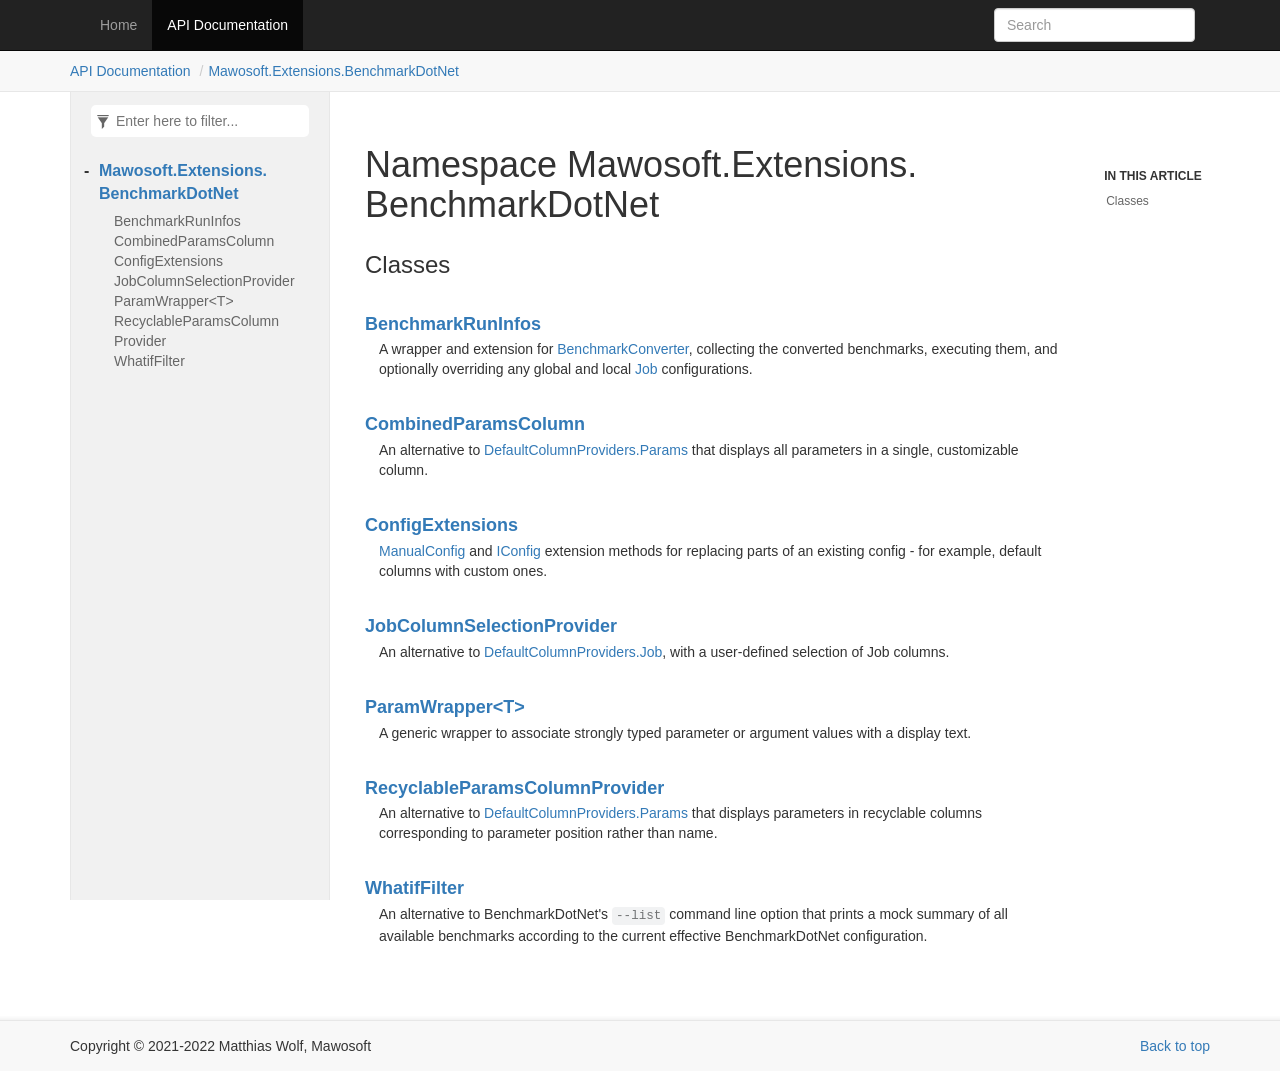
<file: api/Mawosoft.Extensions.BenchmarkDotNet.html>
﻿<!DOCTYPE html>
<!--[if IE]><![endif]-->
<html>
  
  <head>
    <meta charset="utf-8">
    <meta http-equiv="X-UA-Compatible" content="IE=edge,chrome=1">
    <title>Namespace Mawosoft.Extensions.BenchmarkDotNet
   | Mawosoft Extensions for BenchmarkDotNet </title>
    <meta name="viewport" content="width=device-width">
    <meta name="title" content="Namespace Mawosoft.Extensions.BenchmarkDotNet
   | Mawosoft Extensions for BenchmarkDotNet ">
    <meta name="generator" content="docfx 2.59.2.0">
    
    <link rel="shortcut icon" href="../favicon.ico">
    <link rel="stylesheet" href="../styles/docfx.vendor.css">
    <link rel="stylesheet" href="../styles/docfx.css">
    <link rel="stylesheet" href="../styles/main.css">
    <meta property="docfx:navrel" content="../toc.html">
    <meta property="docfx:tocrel" content="toc.html">
    
    <meta property="docfx:rel" content="../">
    <meta property="docfx:newtab" content="true">
  </head>
  <body data-spy="scroll" data-target="#affix" data-offset="120">
    <div id="wrapper">
      <header>
        
        <nav id="autocollapse" class="navbar navbar-inverse ng-scope" role="navigation">
          <div class="container">
            <div class="navbar-header">
              <button type="button" class="navbar-toggle" data-toggle="collapse" data-target="#navbar">
                <span class="sr-only">Toggle navigation</span>
                <span class="icon-bar"></span>
                <span class="icon-bar"></span>
                <span class="icon-bar"></span>
              </button>
            </div>
            <div class="collapse navbar-collapse" id="navbar">
              <form class="navbar-form navbar-right" role="search" id="search">
                <div class="form-group">
                  <input type="text" class="form-control" id="search-query" placeholder="Search" autocomplete="off">
                </div>
              </form>
            </div>
          </div>
        </nav>
        
        <div class="subnav navbar navbar-default">
          <div class="container hide-when-search" id="breadcrumb">
            <ul class="breadcrumb">
              <li></li>
            </ul>
          </div>
        </div>
      </header>
      <div class="container body-content">
        
        <div id="search-results">
          <div class="search-list">Search Results for <span></span></div>
          <div class="sr-items">
            <p><i class="glyphicon glyphicon-refresh index-loading"></i></p>
          </div>
          <ul id="pagination" data-first="First" data-prev="Previous" data-next="Next" data-last="Last"></ul>
        </div>
      </div>
      <div role="main" class="container body-content hide-when-search">
        
        <div class="sidenav hide-when-search">
          <a class="btn toc-toggle collapse" data-toggle="collapse" href="#sidetoggle" aria-expanded="false" aria-controls="sidetoggle">Show / Hide Table of Contents</a>
          <div class="sidetoggle collapse" id="sidetoggle">
            <div id="sidetoc"></div>
          </div>
        </div>
        <div class="article row grid-right">
          <div class="col-md-10">
            <article class="content wrap" id="_content" data-uid="Mawosoft.Extensions.BenchmarkDotNet">
  
  <h1 id="Mawosoft_Extensions_BenchmarkDotNet" data-uid="Mawosoft.Extensions.BenchmarkDotNet" class="text-break">Namespace Mawosoft.Extensions.BenchmarkDotNet
  </h1>
  <div class="markdown level0 summary"></div>
  <div class="markdown level0 conceptual"></div>
  <div class="markdown level0 remarks"></div>
    <h3 id="classes">Classes
  </h3>
      <h4><a class="xref" href="Mawosoft.Extensions.BenchmarkDotNet.BenchmarkRunInfos.html">BenchmarkRunInfos</a></h4>
      <section><p>A wrapper and extension for <a class="xref" href="https://benchmarkdotnet.org/api/BenchmarkDotNet.Running.BenchmarkConverter.html">BenchmarkConverter</a>, collecting the converted benchmarks,
executing them, and optionally overriding any global and local <a class="xref" href="https://benchmarkdotnet.org/api/BenchmarkDotNet.Jobs.Job.html">Job</a> configurations.</p>
</section>
      <h4><a class="xref" href="Mawosoft.Extensions.BenchmarkDotNet.CombinedParamsColumn.html">CombinedParamsColumn</a></h4>
      <section><p>An alternative to <a class="xref" href="https://benchmarkdotnet.org/api/BenchmarkDotNet.Columns.DefaultColumnProviders.html#BenchmarkDotNet_Columns_DefaultColumnProviders_Params">DefaultColumnProviders.Params</a> that displays all parameters in a single, customizable column.</p>
</section>
      <h4><a class="xref" href="Mawosoft.Extensions.BenchmarkDotNet.ConfigExtensions.html">ConfigExtensions</a></h4>
      <section><p><a class="xref" href="https://benchmarkdotnet.org/api/BenchmarkDotNet.Configs.ManualConfig.html">ManualConfig</a> and <a class="xref" href="https://benchmarkdotnet.org/api/BenchmarkDotNet.Configs.IConfig.html">IConfig</a> extension methods for replacing parts
of an existing config - for example, default columns with custom ones.</p>
</section>
      <h4><a class="xref" href="Mawosoft.Extensions.BenchmarkDotNet.JobColumnSelectionProvider.html">JobColumnSelectionProvider</a></h4>
      <section><p>An alternative to <a class="xref" href="https://benchmarkdotnet.org/api/BenchmarkDotNet.Columns.DefaultColumnProviders.html#BenchmarkDotNet_Columns_DefaultColumnProviders_Job">DefaultColumnProviders.Job</a>, with a user-defined selection of Job columns.</p>
</section>
      <h4><a class="xref" href="Mawosoft.Extensions.BenchmarkDotNet.ParamWrapper-1.html">ParamWrapper&lt;T&gt;</a></h4>
      <section><p>A generic wrapper to associate strongly typed parameter or argument values with a display text.</p>
</section>
      <h4><a class="xref" href="Mawosoft.Extensions.BenchmarkDotNet.RecyclableParamsColumnProvider.html">RecyclableParamsColumnProvider</a></h4>
      <section><p>An alternative to <a class="xref" href="https://benchmarkdotnet.org/api/BenchmarkDotNet.Columns.DefaultColumnProviders.html#BenchmarkDotNet_Columns_DefaultColumnProviders_Params">DefaultColumnProviders.Params</a> that displays parameters in recyclable columns corresponding to parameter position rather than name.</p>
</section>
      <h4><a class="xref" href="Mawosoft.Extensions.BenchmarkDotNet.WhatifFilter.html">WhatifFilter</a></h4>
      <section><p>An alternative to BenchmarkDotNet&apos;s <code>--list</code> command line option that prints a mock
summary of all available benchmarks according to the current effective BenchmarkDotNet configuration.</p>
</section>
</article>
          </div>
          
          <div class="hidden-sm col-md-2" role="complementary">
            <div class="sideaffix">
              <div class="contribution">
                <ul class="nav">
                </ul>
              </div>
              <nav class="bs-docs-sidebar hidden-print hidden-xs hidden-sm affix" id="affix">
                <h5>In This Article</h5>
                <div></div>
              </nav>
            </div>
          </div>
        </div>
      </div>
      
      <footer>
        <div class="grad-bottom"></div>
        <div class="footer">
          <div class="container">
            <span class="pull-right">
              <a href="#top">Back to top</a>
            </span>
            Copyright &copy; 2021-2022 Matthias Wolf, Mawosoft
            
          </div>
        </div>
      </footer>
    </div>
    
    <script type="text/javascript" src="../styles/docfx.vendor.js"></script>
    <script type="text/javascript" src="../styles/docfx.js"></script>
    <script type="text/javascript" src="../styles/main.js"></script>
  </body>
</html>
</file>
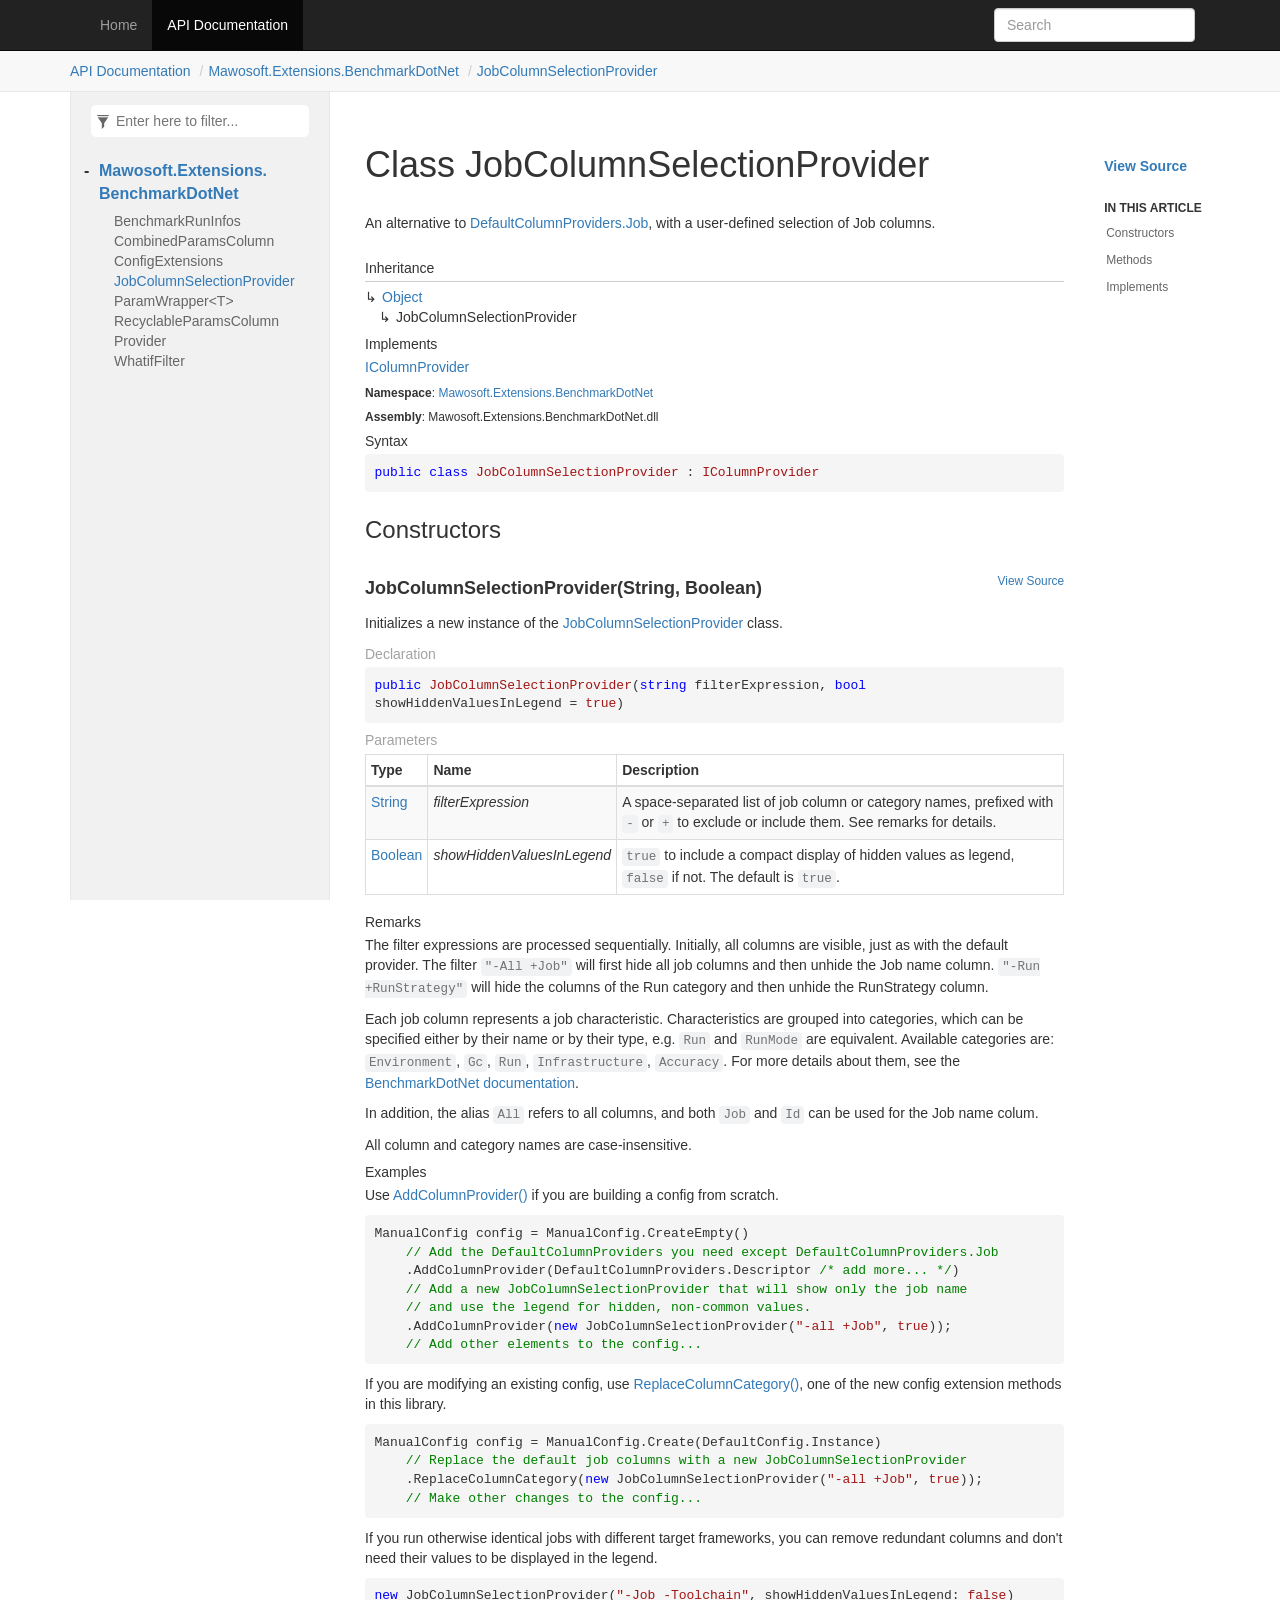
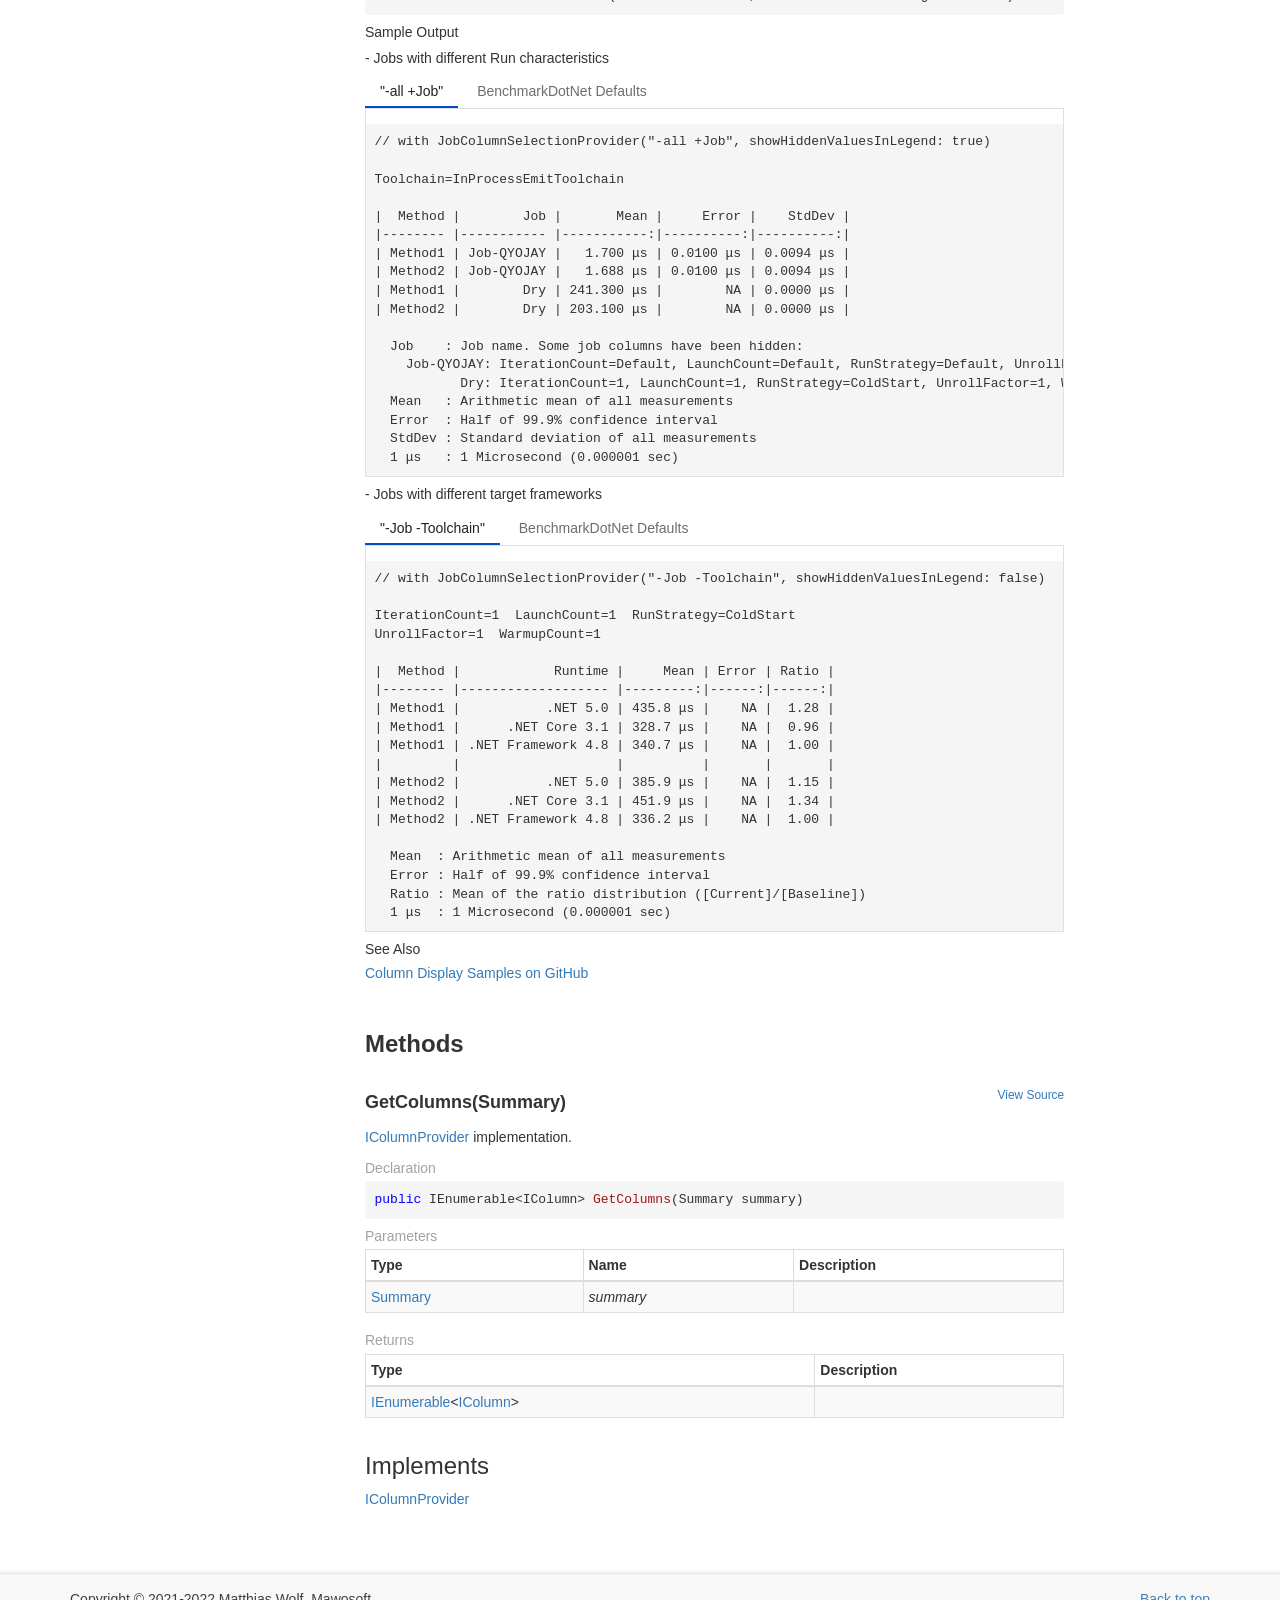
<file: api/Mawosoft.Extensions.BenchmarkDotNet.JobColumnSelectionProvider.html>
﻿<!DOCTYPE html>
<!--[if IE]><![endif]-->
<html>
  
  <head>
    <meta charset="utf-8">
    <meta http-equiv="X-UA-Compatible" content="IE=edge,chrome=1">
    <title>Class JobColumnSelectionProvider
   | Mawosoft Extensions for BenchmarkDotNet </title>
    <meta name="viewport" content="width=device-width">
    <meta name="title" content="Class JobColumnSelectionProvider
   | Mawosoft Extensions for BenchmarkDotNet ">
    <meta name="generator" content="docfx 2.59.2.0">
    
    <link rel="shortcut icon" href="../favicon.ico">
    <link rel="stylesheet" href="../styles/docfx.vendor.css">
    <link rel="stylesheet" href="../styles/docfx.css">
    <link rel="stylesheet" href="../styles/main.css">
    <meta property="docfx:navrel" content="../toc.html">
    <meta property="docfx:tocrel" content="toc.html">
    
    <meta property="docfx:rel" content="../">
    <meta property="docfx:newtab" content="true">
  </head>
  <body data-spy="scroll" data-target="#affix" data-offset="120">
    <div id="wrapper">
      <header>
        
        <nav id="autocollapse" class="navbar navbar-inverse ng-scope" role="navigation">
          <div class="container">
            <div class="navbar-header">
              <button type="button" class="navbar-toggle" data-toggle="collapse" data-target="#navbar">
                <span class="sr-only">Toggle navigation</span>
                <span class="icon-bar"></span>
                <span class="icon-bar"></span>
                <span class="icon-bar"></span>
              </button>
            </div>
            <div class="collapse navbar-collapse" id="navbar">
              <form class="navbar-form navbar-right" role="search" id="search">
                <div class="form-group">
                  <input type="text" class="form-control" id="search-query" placeholder="Search" autocomplete="off">
                </div>
              </form>
            </div>
          </div>
        </nav>
        
        <div class="subnav navbar navbar-default">
          <div class="container hide-when-search" id="breadcrumb">
            <ul class="breadcrumb">
              <li></li>
            </ul>
          </div>
        </div>
      </header>
      <div class="container body-content">
        
        <div id="search-results">
          <div class="search-list">Search Results for <span></span></div>
          <div class="sr-items">
            <p><i class="glyphicon glyphicon-refresh index-loading"></i></p>
          </div>
          <ul id="pagination" data-first="First" data-prev="Previous" data-next="Next" data-last="Last"></ul>
        </div>
      </div>
      <div role="main" class="container body-content hide-when-search">
        
        <div class="sidenav hide-when-search">
          <a class="btn toc-toggle collapse" data-toggle="collapse" href="#sidetoggle" aria-expanded="false" aria-controls="sidetoggle">Show / Hide Table of Contents</a>
          <div class="sidetoggle collapse" id="sidetoggle">
            <div id="sidetoc"></div>
          </div>
        </div>
        <div class="article row grid-right">
          <div class="col-md-10">
            <article class="content wrap" id="_content" data-uid="Mawosoft.Extensions.BenchmarkDotNet.JobColumnSelectionProvider">
  
  
  <h1 id="Mawosoft_Extensions_BenchmarkDotNet_JobColumnSelectionProvider" data-uid="Mawosoft.Extensions.BenchmarkDotNet.JobColumnSelectionProvider" class="text-break">Class JobColumnSelectionProvider
  </h1>
  <div class="markdown level0 summary"><p>An alternative to <a class="xref" href="https://benchmarkdotnet.org/api/BenchmarkDotNet.Columns.DefaultColumnProviders.html#BenchmarkDotNet_Columns_DefaultColumnProviders_Job">DefaultColumnProviders.Job</a>, with a user-defined selection of Job columns.</p>
</div>
  <div class="markdown level0 conceptual"></div>
  <div class="inheritance">
    <h5>Inheritance</h5>
    <div class="level0"><a class="xref" href="https://docs.microsoft.com/dotnet/api/system.object">Object</a></div>
    <div class="level1"><span class="xref">JobColumnSelectionProvider</span></div>
  </div>
  <div classs="implements">
    <h5>Implements</h5>
    <div><a class="xref" href="https://benchmarkdotnet.org/api/BenchmarkDotNet.Columns.IColumnProvider.html">IColumnProvider</a></div>
  </div>
  <h6><strong>Namespace</strong>: <a class="xref" href="Mawosoft.Extensions.BenchmarkDotNet.html">Mawosoft.Extensions.BenchmarkDotNet</a></h6>
  <h6><strong>Assembly</strong>: Mawosoft.Extensions.BenchmarkDotNet.dll</h6>
  <h5 id="Mawosoft_Extensions_BenchmarkDotNet_JobColumnSelectionProvider_syntax">Syntax</h5>
  <div class="codewrapper">
    <pre><code class="lang-csharp hljs">public class JobColumnSelectionProvider : IColumnProvider</code></pre>
  </div>
  <h3 id="constructors">Constructors
  </h3>
  <span class="small pull-right mobile-hide">
    <a href="https://github.com/mawosoft/Mawosoft.Extensions.BenchmarkDotNet/blob/master/src/Mawosoft.Extensions.BenchmarkDotNet/JobColumnSelectionProvider.cs/#L40">View Source</a>
  </span>
  <a id="Mawosoft_Extensions_BenchmarkDotNet_JobColumnSelectionProvider__ctor_" data-uid="Mawosoft.Extensions.BenchmarkDotNet.JobColumnSelectionProvider.#ctor*"></a>
  <h4 id="Mawosoft_Extensions_BenchmarkDotNet_JobColumnSelectionProvider__ctor_System_String_System_Boolean_" data-uid="Mawosoft.Extensions.BenchmarkDotNet.JobColumnSelectionProvider.#ctor(System.String,System.Boolean)">JobColumnSelectionProvider(String, Boolean)</h4>
  <div class="markdown level1 summary"><p>Initializes a new instance of the <a class="xref" href="Mawosoft.Extensions.BenchmarkDotNet.JobColumnSelectionProvider.html">JobColumnSelectionProvider</a> class.</p>
</div>
  <div class="markdown level1 conceptual"></div>
  <h5 class="decalaration">Declaration</h5>
  <div class="codewrapper">
    <pre><code class="lang-csharp hljs">public JobColumnSelectionProvider(string filterExpression, bool showHiddenValuesInLegend = true)</code></pre>
  </div>
  <h5 class="parameters">Parameters</h5>
  <table class="table table-bordered table-striped table-condensed">
    <thead>
      <tr>
        <th>Type</th>
        <th>Name</th>
        <th>Description</th>
      </tr>
    </thead>
    <tbody>
      <tr>
        <td><a class="xref" href="https://docs.microsoft.com/dotnet/api/system.string">String</a></td>
        <td><span class="parametername">filterExpression</span></td>
        <td><p>A space-separated list of job column or category names, prefixed with <code>-</code> or <code>+</code> to exclude or include them.
See remarks for details.</p>
</td>
      </tr>
      <tr>
        <td><a class="xref" href="https://docs.microsoft.com/dotnet/api/system.boolean">Boolean</a></td>
        <td><span class="parametername">showHiddenValuesInLegend</span></td>
        <td><p><code>true</code> to include a compact display of hidden values as legend, <code>false</code> if not.
The default is <code>true</code>.</p>
</td>
      </tr>
    </tbody>
  </table>
  <h5 id="Mawosoft_Extensions_BenchmarkDotNet_JobColumnSelectionProvider__ctor_System_String_System_Boolean__remarks">Remarks</h5>
  <div class="markdown level1 remarks"><p>The filter expressions are processed sequentially. Initially, all columns are visible, just
as with the default provider. The filter <code>&quot;-All +Job&quot;</code> will first hide all job columns and then
unhide the Job name column. <code>&quot;-Run +RunStrategy&quot;</code> will hide the columns of the Run category and
then unhide the RunStrategy column.</p>
<p>Each job column represents a job characteristic. Characteristics are grouped into categories,
which can be specified either by their name or by their type, e.g. <code>Run</code> and <code>RunMode</code> are
equivalent. Available categories are: <code>Environment</code>, <code>Gc</code>, <code>Run</code>,
<code>Infrastructure</code>, <code>Accuracy</code>. For more details about them, see the
<a href="https://benchmarkdotnet.org/articles/configs/jobs.html">BenchmarkDotNet
documentation</a>.</p>
<p>In addition, the alias <code>All</code> refers to all columns, and both <code>Job</code> and <code>Id</code>
can be used for the Job name colum.</p>
<p>All column and category names are case-insensitive.</p>
</div>
  <h5 id="Mawosoft_Extensions_BenchmarkDotNet_JobColumnSelectionProvider__ctor_System_String_System_Boolean__examples">Examples</h5>
  <p>Use <a class="xref" href="https://benchmarkdotnet.org/api/BenchmarkDotNet.Configs.ManualConfig.html#BenchmarkDotNet_Configs_ManualConfig_AddColumnProvider_BenchmarkDotNet_Columns_IColumnProvider___">AddColumnProvider()</a>
if you are building a config from scratch.</p>
<pre><code class="lang-csharp">ManualConfig config = ManualConfig.CreateEmpty()
    // Add the DefaultColumnProviders you need except DefaultColumnProviders.Job
    .AddColumnProvider(DefaultColumnProviders.Descriptor /* add more... */)
    // Add a new JobColumnSelectionProvider that will show only the job name
    // and use the legend for hidden, non-common values.
    .AddColumnProvider(new JobColumnSelectionProvider(&quot;-all +Job&quot;, true));
    // Add other elements to the config...
</code></pre><p>If you are modifying an existing config, use
<a class="xref" href="Mawosoft.Extensions.BenchmarkDotNet.ConfigExtensions.html#Mawosoft_Extensions_BenchmarkDotNet_ConfigExtensions_ReplaceColumnCategory_BenchmarkDotNet_Configs_ManualConfig_BenchmarkDotNet_Columns_IColumnProvider___">ReplaceColumnCategory()</a>,
one of the new config extension methods in this library.</p>
<pre><code class="lang-csharp">ManualConfig config = ManualConfig.Create(DefaultConfig.Instance)
    // Replace the default job columns with a new JobColumnSelectionProvider
    .ReplaceColumnCategory(new JobColumnSelectionProvider(&quot;-all +Job&quot;, true));
    // Make other changes to the config...
</code></pre><p>If you run otherwise identical jobs with different target frameworks, you can remove redundant columns and don&#39;t
need their values to be displayed in the legend.</p>
<pre><code class="lang-csharp">new JobColumnSelectionProvider(&quot;-Job -Toolchain&quot;, showHiddenValuesInLegend: false)
</code></pre><h5 id="sample-output">Sample Output</h5>
<h5 id="--jobs-with-different-run-characteristics">- Jobs with different Run characteristics</h5>
<div class="tabGroup" id="tabgroup_soLaLGPX5+">
<ul role="tablist">
<li role="presentation">
<a href="#tabpanel_soLaLGPX5+_tabid-1" role="tab" aria-controls="tabpanel_soLaLGPX5+_tabid-1" data-tab="tabid-1" tabindex="0" aria-selected="true">&quot;-all +Job&quot;</a>
</li>
<li role="presentation">
<a href="#tabpanel_soLaLGPX5+_tabid-2" role="tab" aria-controls="tabpanel_soLaLGPX5+_tabid-2" data-tab="tabid-2" tabindex="-1">BenchmarkDotNet Defaults</a>
</li>
</ul>
<section id="tabpanel_soLaLGPX5+_tabid-1" role="tabpanel" data-tab="tabid-1">
<pre>
// with JobColumnSelectionProvider("-all +Job", showHiddenValuesInLegend: true)

Toolchain=InProcessEmitToolchain  

|  Method |        Job |       Mean |     Error |    StdDev |
|-------- |----------- |-----------:|----------:|----------:|
| Method1 | Job-QYOJAY |   1.700 μs | 0.0100 μs | 0.0094 μs |
| Method2 | Job-QYOJAY |   1.688 μs | 0.0100 μs | 0.0094 μs |
| Method1 |        Dry | 241.300 μs |        NA | 0.0000 μs |
| Method2 |        Dry | 203.100 μs |        NA | 0.0000 μs |

  Job    : Job name. Some job columns have been hidden:
    Job-QYOJAY: IterationCount=Default, LaunchCount=Default, RunStrategy=Default, UnrollFactor=16, WarmupCount=Default
           Dry: IterationCount=1, LaunchCount=1, RunStrategy=ColdStart, UnrollFactor=1, WarmupCount=1
  Mean   : Arithmetic mean of all measurements
  Error  : Half of 99.9% confidence interval
  StdDev : Standard deviation of all measurements
  1 μs   : 1 Microsecond (0.000001 sec)
</pre>
</section>
<section id="tabpanel_soLaLGPX5+_tabid-2" role="tabpanel" data-tab="tabid-2" aria-hidden="true" hidden="hidden">
<pre>
// with BenchmarkDotNet defaults

Toolchain=InProcessEmitToolchain  

|  Method |        Job | IterationCount | LaunchCount | RunStrategy | UnrollFactor | WarmupCount |       Mean |     Error |    StdDev |
|-------- |----------- |--------------- |------------ |------------ |------------- |------------ |-----------:|----------:|----------:|
| Method1 | Job-QYOJAY |        Default |     Default |     Default |           16 |     Default |   1.701 μs | 0.0221 μs | 0.0206 μs |
| Method2 | Job-QYOJAY |        Default |     Default |     Default |           16 |     Default |   1.689 μs | 0.0075 μs | 0.0063 μs |
| Method1 |        Dry |              1 |           1 |   ColdStart |            1 |           1 | 255.200 μs |        NA | 0.0000 μs |
| Method2 |        Dry |              1 |           1 |   ColdStart |            1 |           1 | 239.700 μs |        NA | 0.0000 μs |

  Mean   : Arithmetic mean of all measurements
  Error  : Half of 99.9% confidence interval
  StdDev : Standard deviation of all measurements
  1 μs   : 1 Microsecond (0.000001 sec)
</pre>
</section>
</div>
<h5 id="--jobs-with-different-target-frameworks">- Jobs with different target frameworks</h5>
<div class="tabGroup" id="tabgroup_soLaLGPX5+-1">
<ul role="tablist">
<li role="presentation">
<a href="#tabpanel_soLaLGPX5+-1_tabid-3" role="tab" aria-controls="tabpanel_soLaLGPX5+-1_tabid-3" data-tab="tabid-3" tabindex="0" aria-selected="true">&quot;-Job -Toolchain&quot;</a>
</li>
<li role="presentation">
<a href="#tabpanel_soLaLGPX5+-1_tabid-4" role="tab" aria-controls="tabpanel_soLaLGPX5+-1_tabid-4" data-tab="tabid-4" tabindex="-1">BenchmarkDotNet Defaults</a>
</li>
</ul>
<section id="tabpanel_soLaLGPX5+-1_tabid-3" role="tabpanel" data-tab="tabid-3">
<pre>
// with JobColumnSelectionProvider("-Job -Toolchain", showHiddenValuesInLegend: false)

IterationCount=1  LaunchCount=1  RunStrategy=ColdStart  
UnrollFactor=1  WarmupCount=1  

|  Method |            Runtime |     Mean | Error | Ratio |
|-------- |------------------- |---------:|------:|------:|
| Method1 |           .NET 5.0 | 435.8 μs |    NA |  1.28 |
| Method1 |      .NET Core 3.1 | 328.7 μs |    NA |  0.96 |
| Method1 | .NET Framework 4.8 | 340.7 μs |    NA |  1.00 |
|         |                    |          |       |       |
| Method2 |           .NET 5.0 | 385.9 μs |    NA |  1.15 |
| Method2 |      .NET Core 3.1 | 451.9 μs |    NA |  1.34 |
| Method2 | .NET Framework 4.8 | 336.2 μs |    NA |  1.00 |

  Mean  : Arithmetic mean of all measurements
  Error : Half of 99.9% confidence interval
  Ratio : Mean of the ratio distribution ([Current]/[Baseline])
  1 μs  : 1 Microsecond (0.000001 sec)
</pre>
</section>
<section id="tabpanel_soLaLGPX5+-1_tabid-4" role="tabpanel" data-tab="tabid-4" aria-hidden="true" hidden="hidden">
<pre>
// with BenchmarkDotNet defaults

IterationCount=1  LaunchCount=1  RunStrategy=ColdStart  
UnrollFactor=1  WarmupCount=1  

|  Method |        Job |            Runtime |     Toolchain |     Mean | Error | Ratio |
|-------- |----------- |------------------- |-------------- |---------:|------:|------:|
| Method1 | Job-YMVNBK |           .NET 5.0 |        net5.0 | 358.1 μs |    NA |  1.05 |
| Method1 | Job-QHJRYG |      .NET Core 3.1 | netcoreapp3.1 | 350.5 μs |    NA |  1.02 |
| Method1 | Job-BDEBJQ | .NET Framework 4.8 |         net48 | 342.4 μs |    NA |  1.00 |
|         |            |                    |               |          |       |       |
| Method2 | Job-YMVNBK |           .NET 5.0 |        net5.0 | 332.9 μs |    NA |  0.65 |
| Method2 | Job-QHJRYG |      .NET Core 3.1 | netcoreapp3.1 | 332.5 μs |    NA |  0.65 |
| Method2 | Job-BDEBJQ | .NET Framework 4.8 |         net48 | 512.5 μs |    NA |  1.00 |

  Mean  : Arithmetic mean of all measurements
  Error : Half of 99.9% confidence interval
  Ratio : Mean of the ratio distribution ([Current]/[Baseline])
  1 μs  : 1 Microsecond (0.000001 sec)
</pre>
</section>
</div>

  <h5 id="Mawosoft_Extensions_BenchmarkDotNet_JobColumnSelectionProvider__ctor_System_String_System_Boolean__seealso">See Also</h5>
  <div class="seealso">
      <div><span><a href="https://github.com/mawosoft/Mawosoft.Extensions.BenchmarkDotNet/tree/master/samples">Column Display Samples on GitHub</a></span></div>
  </div>
  <h3 id="methods">Methods
  </h3>
  <span class="small pull-right mobile-hide">
    <a href="https://github.com/mawosoft/Mawosoft.Extensions.BenchmarkDotNet/blob/master/src/Mawosoft.Extensions.BenchmarkDotNet/JobColumnSelectionProvider.cs/#L49">View Source</a>
  </span>
  <a id="Mawosoft_Extensions_BenchmarkDotNet_JobColumnSelectionProvider_GetColumns_" data-uid="Mawosoft.Extensions.BenchmarkDotNet.JobColumnSelectionProvider.GetColumns*"></a>
  <h4 id="Mawosoft_Extensions_BenchmarkDotNet_JobColumnSelectionProvider_GetColumns_BenchmarkDotNet_Reports_Summary_" data-uid="Mawosoft.Extensions.BenchmarkDotNet.JobColumnSelectionProvider.GetColumns(BenchmarkDotNet.Reports.Summary)">GetColumns(Summary)</h4>
  <div class="markdown level1 summary"><p><a class="xref" href="https://benchmarkdotnet.org/api/BenchmarkDotNet.Columns.IColumnProvider.html">IColumnProvider</a> implementation.</p>
</div>
  <div class="markdown level1 conceptual"></div>
  <h5 class="decalaration">Declaration</h5>
  <div class="codewrapper">
    <pre><code class="lang-csharp hljs">public IEnumerable&lt;IColumn&gt; GetColumns(Summary summary)</code></pre>
  </div>
  <h5 class="parameters">Parameters</h5>
  <table class="table table-bordered table-striped table-condensed">
    <thead>
      <tr>
        <th>Type</th>
        <th>Name</th>
        <th>Description</th>
      </tr>
    </thead>
    <tbody>
      <tr>
        <td><a class="xref" href="https://benchmarkdotnet.org/api/BenchmarkDotNet.Reports.Summary.html">Summary</a></td>
        <td><span class="parametername">summary</span></td>
        <td></td>
      </tr>
    </tbody>
  </table>
  <h5 class="returns">Returns</h5>
  <table class="table table-bordered table-striped table-condensed">
    <thead>
      <tr>
        <th>Type</th>
        <th>Description</th>
      </tr>
    </thead>
    <tbody>
      <tr>
        <td><a class="xref" href="https://docs.microsoft.com/dotnet/api/system.collections.generic.ienumerable-1">IEnumerable</a>&lt;<a class="xref" href="https://benchmarkdotnet.org/api/BenchmarkDotNet.Columns.IColumn.html">IColumn</a>&gt;</td>
        <td></td>
      </tr>
    </tbody>
  </table>
  <h3 id="implements">Implements</h3>
  <div>
      <a class="xref" href="https://benchmarkdotnet.org/api/BenchmarkDotNet.Columns.IColumnProvider.html">IColumnProvider</a>
  </div>
</article>
          </div>
          
          <div class="hidden-sm col-md-2" role="complementary">
            <div class="sideaffix">
              <div class="contribution">
                <ul class="nav">
                  <li>
                    <a href="https://github.com/mawosoft/Mawosoft.Extensions.BenchmarkDotNet/blob/master/src/Mawosoft.Extensions.BenchmarkDotNet/JobColumnSelectionProvider.cs/#L16" class="contribution-link">View Source</a>
                  </li>
                </ul>
              </div>
              <nav class="bs-docs-sidebar hidden-print hidden-xs hidden-sm affix" id="affix">
                <h5>In This Article</h5>
                <div></div>
              </nav>
            </div>
          </div>
        </div>
      </div>
      
      <footer>
        <div class="grad-bottom"></div>
        <div class="footer">
          <div class="container">
            <span class="pull-right">
              <a href="#top">Back to top</a>
            </span>
            Copyright &copy; 2021-2022 Matthias Wolf, Mawosoft
            
          </div>
        </div>
      </footer>
    </div>
    
    <script type="text/javascript" src="../styles/docfx.vendor.js"></script>
    <script type="text/javascript" src="../styles/docfx.js"></script>
    <script type="text/javascript" src="../styles/main.js"></script>
  </body>
</html>
</file>
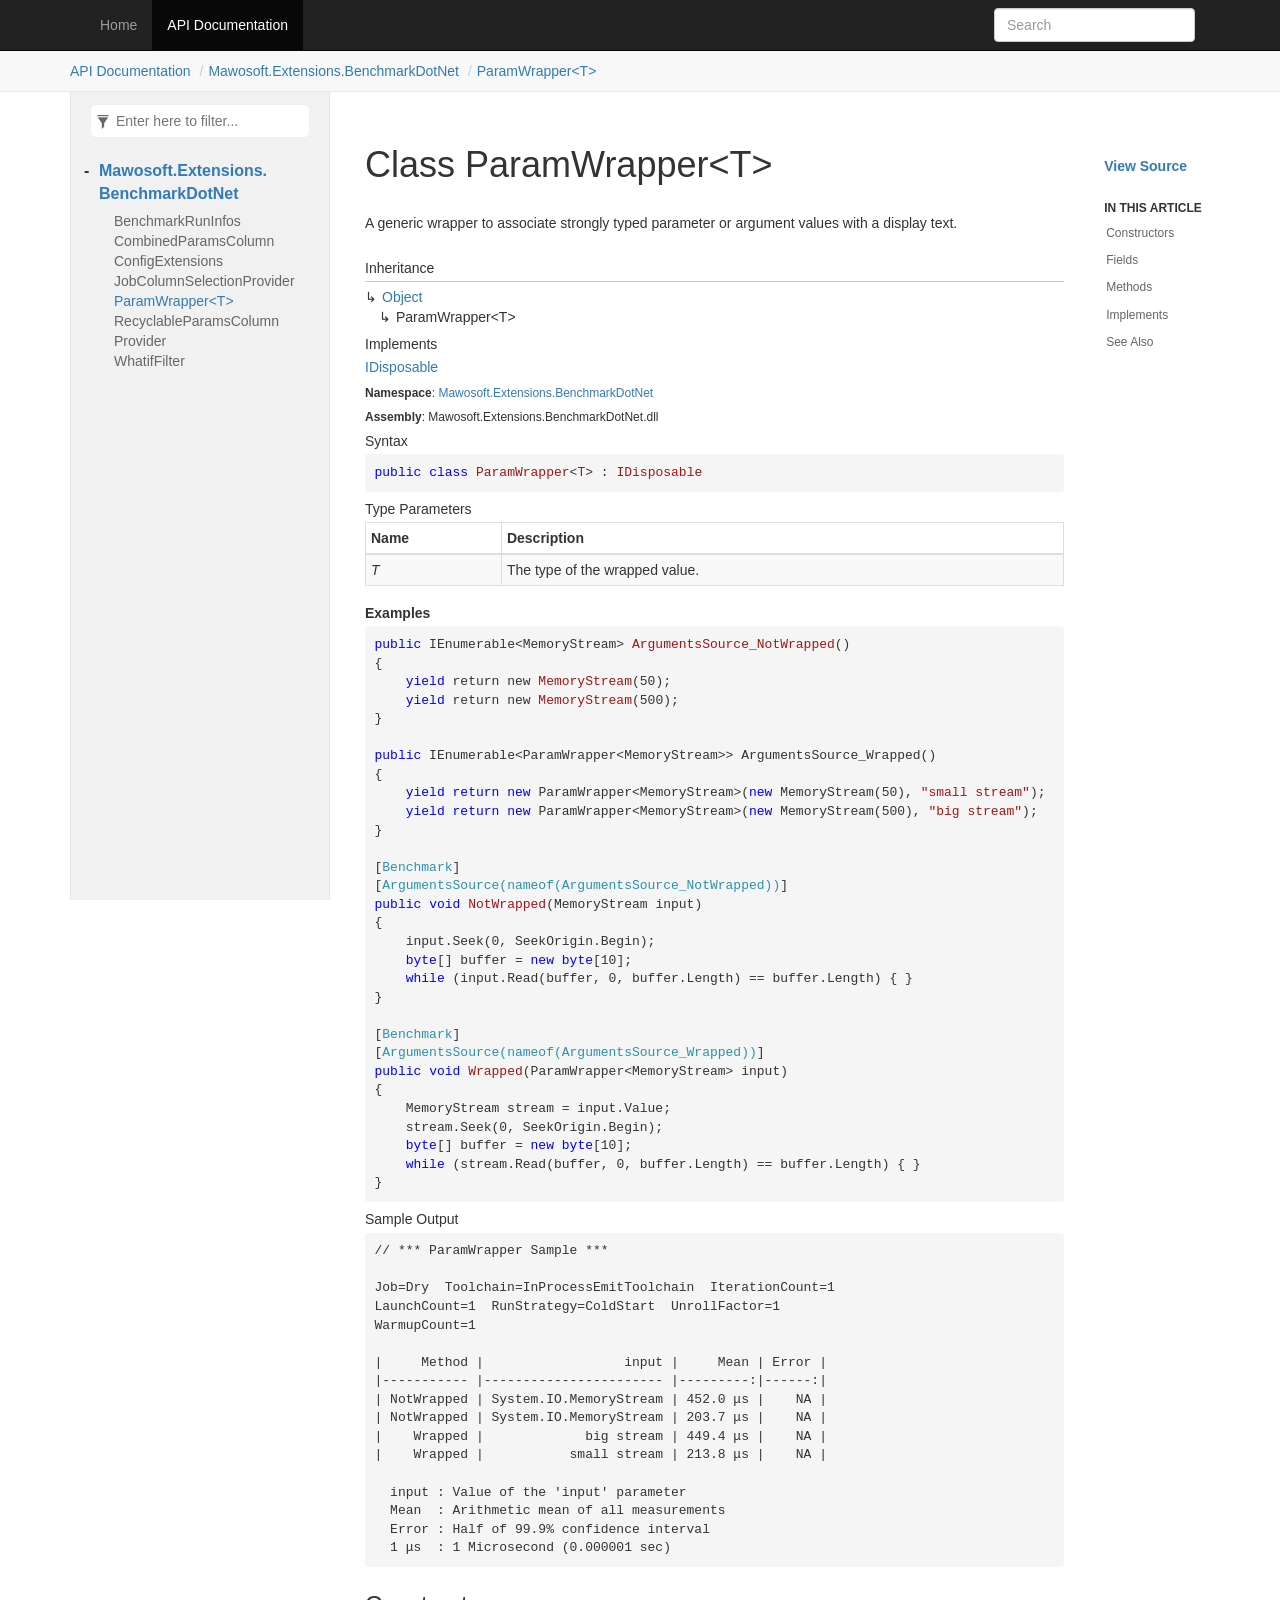
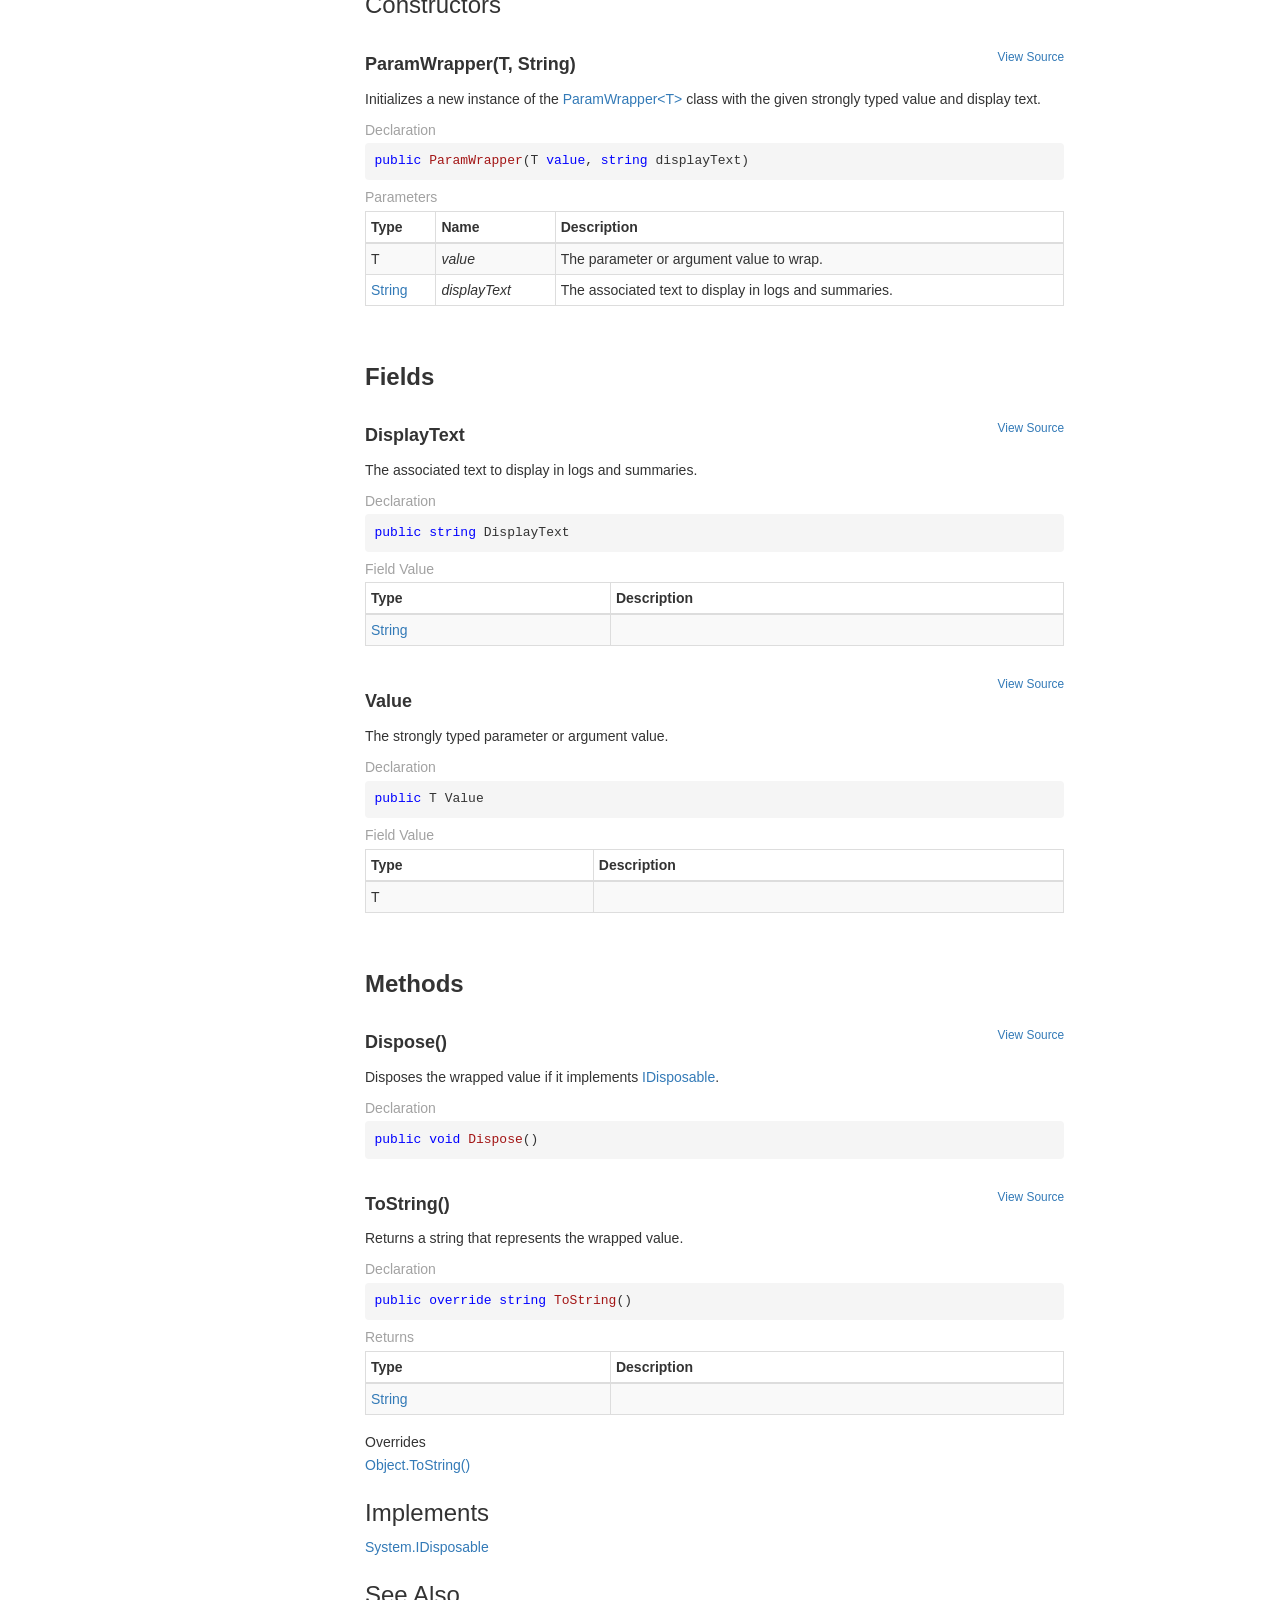
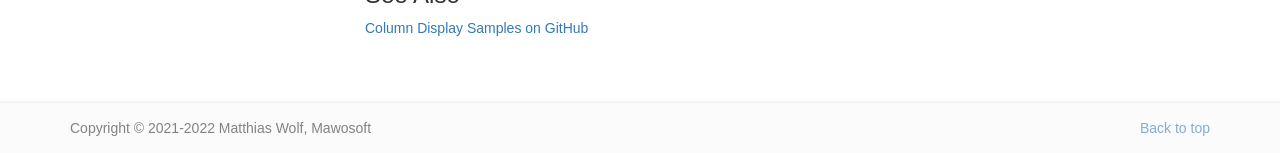
<file: api/Mawosoft.Extensions.BenchmarkDotNet.ParamWrapper-1.html>
﻿<!DOCTYPE html>
<!--[if IE]><![endif]-->
<html>
  
  <head>
    <meta charset="utf-8">
    <meta http-equiv="X-UA-Compatible" content="IE=edge,chrome=1">
    <title>Class ParamWrapper&lt;T&gt;
   | Mawosoft Extensions for BenchmarkDotNet </title>
    <meta name="viewport" content="width=device-width">
    <meta name="title" content="Class ParamWrapper&lt;T&gt;
   | Mawosoft Extensions for BenchmarkDotNet ">
    <meta name="generator" content="docfx 2.59.2.0">
    
    <link rel="shortcut icon" href="../favicon.ico">
    <link rel="stylesheet" href="../styles/docfx.vendor.css">
    <link rel="stylesheet" href="../styles/docfx.css">
    <link rel="stylesheet" href="../styles/main.css">
    <meta property="docfx:navrel" content="../toc.html">
    <meta property="docfx:tocrel" content="toc.html">
    
    <meta property="docfx:rel" content="../">
    <meta property="docfx:newtab" content="true">
  </head>
  <body data-spy="scroll" data-target="#affix" data-offset="120">
    <div id="wrapper">
      <header>
        
        <nav id="autocollapse" class="navbar navbar-inverse ng-scope" role="navigation">
          <div class="container">
            <div class="navbar-header">
              <button type="button" class="navbar-toggle" data-toggle="collapse" data-target="#navbar">
                <span class="sr-only">Toggle navigation</span>
                <span class="icon-bar"></span>
                <span class="icon-bar"></span>
                <span class="icon-bar"></span>
              </button>
            </div>
            <div class="collapse navbar-collapse" id="navbar">
              <form class="navbar-form navbar-right" role="search" id="search">
                <div class="form-group">
                  <input type="text" class="form-control" id="search-query" placeholder="Search" autocomplete="off">
                </div>
              </form>
            </div>
          </div>
        </nav>
        
        <div class="subnav navbar navbar-default">
          <div class="container hide-when-search" id="breadcrumb">
            <ul class="breadcrumb">
              <li></li>
            </ul>
          </div>
        </div>
      </header>
      <div class="container body-content">
        
        <div id="search-results">
          <div class="search-list">Search Results for <span></span></div>
          <div class="sr-items">
            <p><i class="glyphicon glyphicon-refresh index-loading"></i></p>
          </div>
          <ul id="pagination" data-first="First" data-prev="Previous" data-next="Next" data-last="Last"></ul>
        </div>
      </div>
      <div role="main" class="container body-content hide-when-search">
        
        <div class="sidenav hide-when-search">
          <a class="btn toc-toggle collapse" data-toggle="collapse" href="#sidetoggle" aria-expanded="false" aria-controls="sidetoggle">Show / Hide Table of Contents</a>
          <div class="sidetoggle collapse" id="sidetoggle">
            <div id="sidetoc"></div>
          </div>
        </div>
        <div class="article row grid-right">
          <div class="col-md-10">
            <article class="content wrap" id="_content" data-uid="Mawosoft.Extensions.BenchmarkDotNet.ParamWrapper`1">
  
  
  <h1 id="Mawosoft_Extensions_BenchmarkDotNet_ParamWrapper_1" data-uid="Mawosoft.Extensions.BenchmarkDotNet.ParamWrapper`1" class="text-break">Class ParamWrapper&lt;T&gt;
  </h1>
  <div class="markdown level0 summary"><p>A generic wrapper to associate strongly typed parameter or argument values with a display text.</p>
</div>
  <div class="markdown level0 conceptual"></div>
  <div class="inheritance">
    <h5>Inheritance</h5>
    <div class="level0"><a class="xref" href="https://docs.microsoft.com/dotnet/api/system.object">Object</a></div>
    <div class="level1"><span class="xref">ParamWrapper&lt;T&gt;</span></div>
  </div>
  <div classs="implements">
    <h5>Implements</h5>
    <div><a class="xref" href="https://docs.microsoft.com/dotnet/api/system.idisposable">IDisposable</a></div>
  </div>
  <h6><strong>Namespace</strong>: <a class="xref" href="Mawosoft.Extensions.BenchmarkDotNet.html">Mawosoft.Extensions.BenchmarkDotNet</a></h6>
  <h6><strong>Assembly</strong>: Mawosoft.Extensions.BenchmarkDotNet.dll</h6>
  <h5 id="Mawosoft_Extensions_BenchmarkDotNet_ParamWrapper_1_syntax">Syntax</h5>
  <div class="codewrapper">
    <pre><code class="lang-csharp hljs">public class ParamWrapper&lt;T&gt; : IDisposable</code></pre>
  </div>
  <h5 class="typeParameters">Type Parameters</h5>
  <table class="table table-bordered table-striped table-condensed">
    <thead>
      <tr>
        <th>Name</th>
        <th>Description</th>
      </tr>
    </thead>
    <tbody>
      <tr>
        <td><span class="parametername">T</span></td>
        <td><p>The type of the wrapped value.</p>
</td>
      </tr>
    </tbody>
  </table>
  <h5 id="Mawosoft_Extensions_BenchmarkDotNet_ParamWrapper_1_examples"><strong>Examples</strong></h5>
  <pre><code class="lang-csharp">public IEnumerable&lt;MemoryStream&gt; ArgumentsSource_NotWrapped()
{
    yield return new MemoryStream(50);
    yield return new MemoryStream(500);
}

public IEnumerable&lt;ParamWrapper&lt;MemoryStream&gt;&gt; ArgumentsSource_Wrapped()
{
    yield return new ParamWrapper&lt;MemoryStream&gt;(new MemoryStream(50), &quot;small stream&quot;);
    yield return new ParamWrapper&lt;MemoryStream&gt;(new MemoryStream(500), &quot;big stream&quot;);
}

[Benchmark]
[ArgumentsSource(nameof(ArgumentsSource_NotWrapped))]
public void NotWrapped(MemoryStream input)
{
    input.Seek(0, SeekOrigin.Begin);
    byte[] buffer = new byte[10];
    while (input.Read(buffer, 0, buffer.Length) == buffer.Length) { }
}

[Benchmark]
[ArgumentsSource(nameof(ArgumentsSource_Wrapped))]
public void Wrapped(ParamWrapper&lt;MemoryStream&gt; input)
{
    MemoryStream stream = input.Value;
    stream.Seek(0, SeekOrigin.Begin);
    byte[] buffer = new byte[10];
    while (stream.Read(buffer, 0, buffer.Length) == buffer.Length) { }
}
</code></pre><h5 id="sample-output">Sample Output</h5>
<pre>
// *** ParamWrapper Sample ***

Job=Dry  Toolchain=InProcessEmitToolchain  IterationCount=1  
LaunchCount=1  RunStrategy=ColdStart  UnrollFactor=1  
WarmupCount=1  

|     Method |                  input |     Mean | Error |
|----------- |----------------------- |---------:|------:|
| NotWrapped | System.IO.MemoryStream | 452.0 μs |    NA |
| NotWrapped | System.IO.MemoryStream | 203.7 μs |    NA |
|    Wrapped |             big stream | 449.4 μs |    NA |
|    Wrapped |           small stream | 213.8 μs |    NA |

  input : Value of the 'input' parameter
  Mean  : Arithmetic mean of all measurements
  Error : Half of 99.9% confidence interval
  1 μs  : 1 Microsecond (0.000001 sec)
</pre>


  <h3 id="constructors">Constructors
  </h3>
  <span class="small pull-right mobile-hide">
    <a href="https://github.com/mawosoft/Mawosoft.Extensions.BenchmarkDotNet/blob/master/src/Mawosoft.Extensions.BenchmarkDotNet/ParamWrapper.cs/#L33">View Source</a>
  </span>
  <a id="Mawosoft_Extensions_BenchmarkDotNet_ParamWrapper_1__ctor_" data-uid="Mawosoft.Extensions.BenchmarkDotNet.ParamWrapper`1.#ctor*"></a>
  <h4 id="Mawosoft_Extensions_BenchmarkDotNet_ParamWrapper_1__ctor__0_System_String_" data-uid="Mawosoft.Extensions.BenchmarkDotNet.ParamWrapper`1.#ctor(`0,System.String)">ParamWrapper(T, String)</h4>
  <div class="markdown level1 summary"><p>Initializes a new instance of the <a class="xref" href="Mawosoft.Extensions.BenchmarkDotNet.ParamWrapper-1.html">ParamWrapper&lt;T&gt;</a> class with the given strongly
typed value and display text.</p>
</div>
  <div class="markdown level1 conceptual"></div>
  <h5 class="decalaration">Declaration</h5>
  <div class="codewrapper">
    <pre><code class="lang-csharp hljs">public ParamWrapper(T value, string displayText)</code></pre>
  </div>
  <h5 class="parameters">Parameters</h5>
  <table class="table table-bordered table-striped table-condensed">
    <thead>
      <tr>
        <th>Type</th>
        <th>Name</th>
        <th>Description</th>
      </tr>
    </thead>
    <tbody>
      <tr>
        <td><span class="xref">T</span></td>
        <td><span class="parametername">value</span></td>
        <td><p>The parameter or argument value to wrap.</p>
</td>
      </tr>
      <tr>
        <td><a class="xref" href="https://docs.microsoft.com/dotnet/api/system.string">String</a></td>
        <td><span class="parametername">displayText</span></td>
        <td><p>The associated text to display in logs and summaries.</p>
</td>
      </tr>
    </tbody>
  </table>
  <h3 id="fields">Fields
  </h3>
  <span class="small pull-right mobile-hide">
    <a href="https://github.com/mawosoft/Mawosoft.Extensions.BenchmarkDotNet/blob/master/src/Mawosoft.Extensions.BenchmarkDotNet/ParamWrapper.cs/#L21">View Source</a>
  </span>
  <h4 id="Mawosoft_Extensions_BenchmarkDotNet_ParamWrapper_1_DisplayText" data-uid="Mawosoft.Extensions.BenchmarkDotNet.ParamWrapper`1.DisplayText">DisplayText</h4>
  <div class="markdown level1 summary"><p>The associated text to display in logs and summaries.</p>
</div>
  <div class="markdown level1 conceptual"></div>
  <h5 class="decalaration">Declaration</h5>
  <div class="codewrapper">
    <pre><code class="lang-csharp hljs">public string DisplayText</code></pre>
  </div>
  <h5 class="fieldValue">Field Value</h5>
  <table class="table table-bordered table-striped table-condensed">
    <thead>
      <tr>
        <th>Type</th>
        <th>Description</th>
      </tr>
    </thead>
    <tbody>
      <tr>
        <td><a class="xref" href="https://docs.microsoft.com/dotnet/api/system.string">String</a></td>
        <td></td>
      </tr>
    </tbody>
  </table>
  <span class="small pull-right mobile-hide">
    <a href="https://github.com/mawosoft/Mawosoft.Extensions.BenchmarkDotNet/blob/master/src/Mawosoft.Extensions.BenchmarkDotNet/ParamWrapper.cs/#L16">View Source</a>
  </span>
  <h4 id="Mawosoft_Extensions_BenchmarkDotNet_ParamWrapper_1_Value" data-uid="Mawosoft.Extensions.BenchmarkDotNet.ParamWrapper`1.Value">Value</h4>
  <div class="markdown level1 summary"><p>The strongly typed parameter or argument value.</p>
</div>
  <div class="markdown level1 conceptual"></div>
  <h5 class="decalaration">Declaration</h5>
  <div class="codewrapper">
    <pre><code class="lang-csharp hljs">public T Value</code></pre>
  </div>
  <h5 class="fieldValue">Field Value</h5>
  <table class="table table-bordered table-striped table-condensed">
    <thead>
      <tr>
        <th>Type</th>
        <th>Description</th>
      </tr>
    </thead>
    <tbody>
      <tr>
        <td><span class="xref">T</span></td>
        <td></td>
      </tr>
    </tbody>
  </table>
  <h3 id="methods">Methods
  </h3>
  <span class="small pull-right mobile-hide">
    <a href="https://github.com/mawosoft/Mawosoft.Extensions.BenchmarkDotNet/blob/master/src/Mawosoft.Extensions.BenchmarkDotNet/ParamWrapper.cs/#L42">View Source</a>
  </span>
  <a id="Mawosoft_Extensions_BenchmarkDotNet_ParamWrapper_1_Dispose_" data-uid="Mawosoft.Extensions.BenchmarkDotNet.ParamWrapper`1.Dispose*"></a>
  <h4 id="Mawosoft_Extensions_BenchmarkDotNet_ParamWrapper_1_Dispose" data-uid="Mawosoft.Extensions.BenchmarkDotNet.ParamWrapper`1.Dispose">Dispose()</h4>
  <div class="markdown level1 summary"><p>Disposes the wrapped value if it implements <a class="xref" href="https://docs.microsoft.com/dotnet/api/system.idisposable">IDisposable</a>.</p>
</div>
  <div class="markdown level1 conceptual"></div>
  <h5 class="decalaration">Declaration</h5>
  <div class="codewrapper">
    <pre><code class="lang-csharp hljs">public void Dispose()</code></pre>
  </div>
  <span class="small pull-right mobile-hide">
    <a href="https://github.com/mawosoft/Mawosoft.Extensions.BenchmarkDotNet/blob/master/src/Mawosoft.Extensions.BenchmarkDotNet/ParamWrapper.cs/#L26">View Source</a>
  </span>
  <a id="Mawosoft_Extensions_BenchmarkDotNet_ParamWrapper_1_ToString_" data-uid="Mawosoft.Extensions.BenchmarkDotNet.ParamWrapper`1.ToString*"></a>
  <h4 id="Mawosoft_Extensions_BenchmarkDotNet_ParamWrapper_1_ToString" data-uid="Mawosoft.Extensions.BenchmarkDotNet.ParamWrapper`1.ToString">ToString()</h4>
  <div class="markdown level1 summary"><p>Returns a string that represents the wrapped value.</p>
</div>
  <div class="markdown level1 conceptual"></div>
  <h5 class="decalaration">Declaration</h5>
  <div class="codewrapper">
    <pre><code class="lang-csharp hljs">public override string ToString()</code></pre>
  </div>
  <h5 class="returns">Returns</h5>
  <table class="table table-bordered table-striped table-condensed">
    <thead>
      <tr>
        <th>Type</th>
        <th>Description</th>
      </tr>
    </thead>
    <tbody>
      <tr>
        <td><a class="xref" href="https://docs.microsoft.com/dotnet/api/system.string">String</a></td>
        <td></td>
      </tr>
    </tbody>
  </table>
  <h5 class="overrides">Overrides</h5>
  <div><a class="xref" href="https://docs.microsoft.com/dotnet/api/system.object.tostring#system-object-tostring">Object.ToString()</a></div>
  <h3 id="implements">Implements</h3>
  <div>
      <a class="xref" href="https://docs.microsoft.com/dotnet/api/system.idisposable">System.IDisposable</a>
  </div>
  <h3 id="seealso">See Also</h3>
  <div class="seealso">
      <div><span><a href="https://github.com/mawosoft/Mawosoft.Extensions.BenchmarkDotNet/tree/master/samples">Column Display Samples on GitHub</a></span></div>
  </div>
</article>
          </div>
          
          <div class="hidden-sm col-md-2" role="complementary">
            <div class="sideaffix">
              <div class="contribution">
                <ul class="nav">
                  <li>
                    <a href="https://github.com/mawosoft/Mawosoft.Extensions.BenchmarkDotNet/blob/master/src/Mawosoft.Extensions.BenchmarkDotNet/ParamWrapper.cs/#L11" class="contribution-link">View Source</a>
                  </li>
                </ul>
              </div>
              <nav class="bs-docs-sidebar hidden-print hidden-xs hidden-sm affix" id="affix">
                <h5>In This Article</h5>
                <div></div>
              </nav>
            </div>
          </div>
        </div>
      </div>
      
      <footer>
        <div class="grad-bottom"></div>
        <div class="footer">
          <div class="container">
            <span class="pull-right">
              <a href="#top">Back to top</a>
            </span>
            Copyright &copy; 2021-2022 Matthias Wolf, Mawosoft
            
          </div>
        </div>
      </footer>
    </div>
    
    <script type="text/javascript" src="../styles/docfx.vendor.js"></script>
    <script type="text/javascript" src="../styles/docfx.js"></script>
    <script type="text/javascript" src="../styles/main.js"></script>
  </body>
</html>
</file>
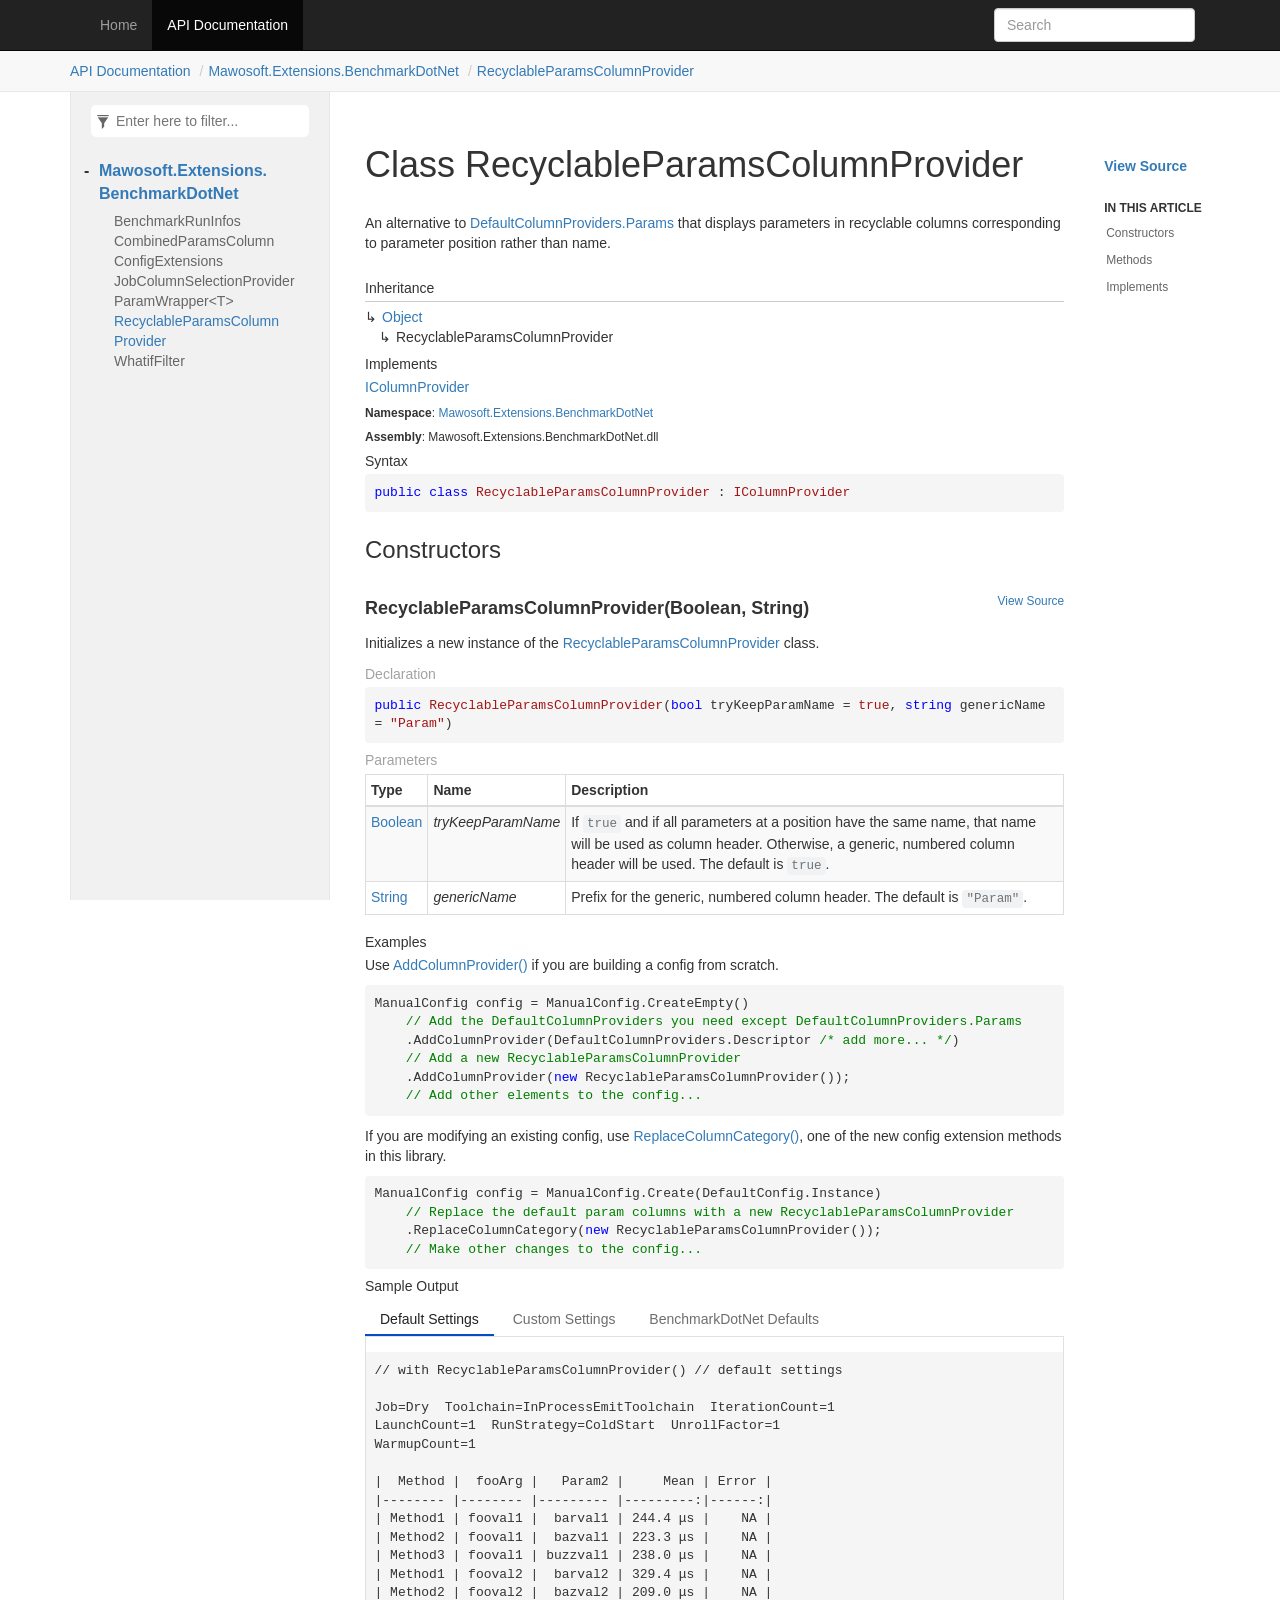
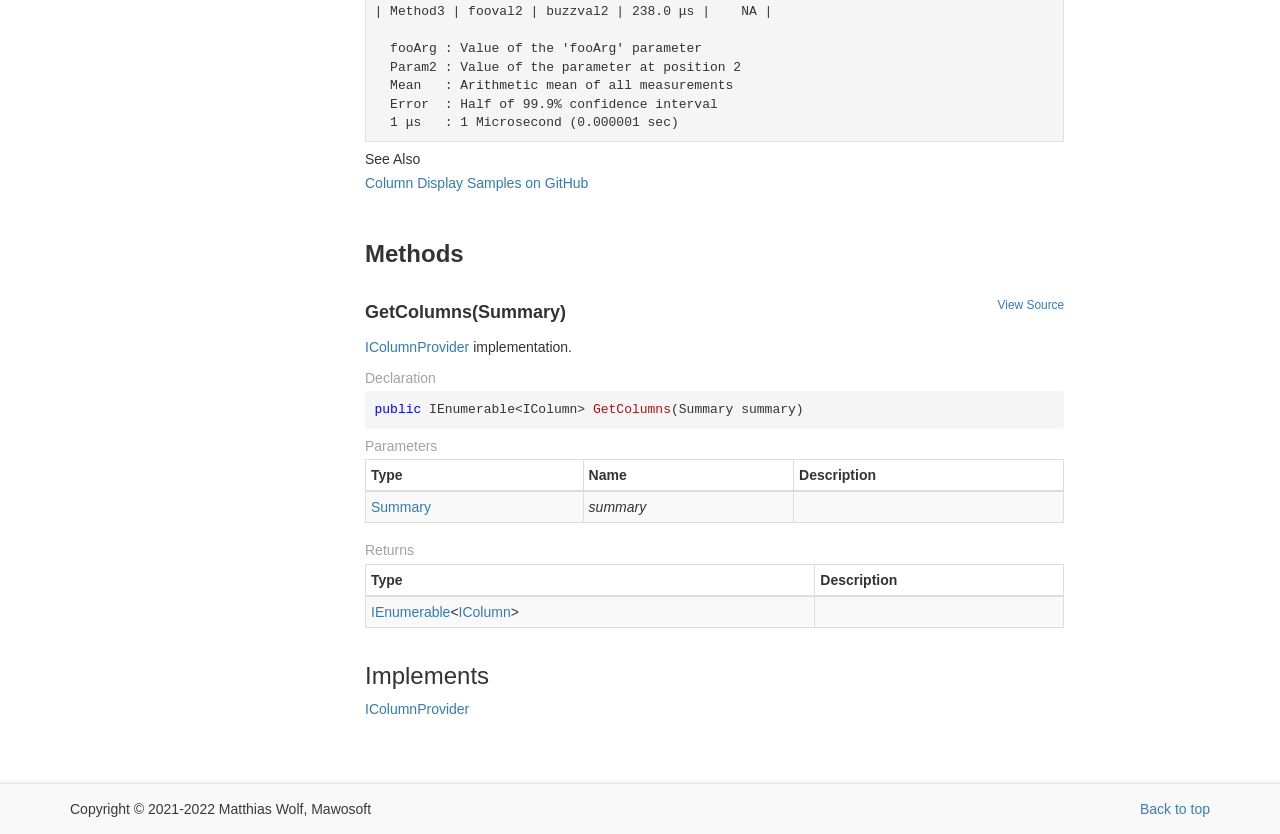
<file: api/Mawosoft.Extensions.BenchmarkDotNet.RecyclableParamsColumnProvider.html>
﻿<!DOCTYPE html>
<!--[if IE]><![endif]-->
<html>
  
  <head>
    <meta charset="utf-8">
    <meta http-equiv="X-UA-Compatible" content="IE=edge,chrome=1">
    <title>Class RecyclableParamsColumnProvider
   | Mawosoft Extensions for BenchmarkDotNet </title>
    <meta name="viewport" content="width=device-width">
    <meta name="title" content="Class RecyclableParamsColumnProvider
   | Mawosoft Extensions for BenchmarkDotNet ">
    <meta name="generator" content="docfx 2.59.2.0">
    
    <link rel="shortcut icon" href="../favicon.ico">
    <link rel="stylesheet" href="../styles/docfx.vendor.css">
    <link rel="stylesheet" href="../styles/docfx.css">
    <link rel="stylesheet" href="../styles/main.css">
    <meta property="docfx:navrel" content="../toc.html">
    <meta property="docfx:tocrel" content="toc.html">
    
    <meta property="docfx:rel" content="../">
    <meta property="docfx:newtab" content="true">
  </head>
  <body data-spy="scroll" data-target="#affix" data-offset="120">
    <div id="wrapper">
      <header>
        
        <nav id="autocollapse" class="navbar navbar-inverse ng-scope" role="navigation">
          <div class="container">
            <div class="navbar-header">
              <button type="button" class="navbar-toggle" data-toggle="collapse" data-target="#navbar">
                <span class="sr-only">Toggle navigation</span>
                <span class="icon-bar"></span>
                <span class="icon-bar"></span>
                <span class="icon-bar"></span>
              </button>
            </div>
            <div class="collapse navbar-collapse" id="navbar">
              <form class="navbar-form navbar-right" role="search" id="search">
                <div class="form-group">
                  <input type="text" class="form-control" id="search-query" placeholder="Search" autocomplete="off">
                </div>
              </form>
            </div>
          </div>
        </nav>
        
        <div class="subnav navbar navbar-default">
          <div class="container hide-when-search" id="breadcrumb">
            <ul class="breadcrumb">
              <li></li>
            </ul>
          </div>
        </div>
      </header>
      <div class="container body-content">
        
        <div id="search-results">
          <div class="search-list">Search Results for <span></span></div>
          <div class="sr-items">
            <p><i class="glyphicon glyphicon-refresh index-loading"></i></p>
          </div>
          <ul id="pagination" data-first="First" data-prev="Previous" data-next="Next" data-last="Last"></ul>
        </div>
      </div>
      <div role="main" class="container body-content hide-when-search">
        
        <div class="sidenav hide-when-search">
          <a class="btn toc-toggle collapse" data-toggle="collapse" href="#sidetoggle" aria-expanded="false" aria-controls="sidetoggle">Show / Hide Table of Contents</a>
          <div class="sidetoggle collapse" id="sidetoggle">
            <div id="sidetoc"></div>
          </div>
        </div>
        <div class="article row grid-right">
          <div class="col-md-10">
            <article class="content wrap" id="_content" data-uid="Mawosoft.Extensions.BenchmarkDotNet.RecyclableParamsColumnProvider">
  
  
  <h1 id="Mawosoft_Extensions_BenchmarkDotNet_RecyclableParamsColumnProvider" data-uid="Mawosoft.Extensions.BenchmarkDotNet.RecyclableParamsColumnProvider" class="text-break">Class RecyclableParamsColumnProvider
  </h1>
  <div class="markdown level0 summary"><p>An alternative to <a class="xref" href="https://benchmarkdotnet.org/api/BenchmarkDotNet.Columns.DefaultColumnProviders.html#BenchmarkDotNet_Columns_DefaultColumnProviders_Params">DefaultColumnProviders.Params</a> that displays parameters in recyclable columns corresponding to parameter position rather than name.</p>
</div>
  <div class="markdown level0 conceptual"></div>
  <div class="inheritance">
    <h5>Inheritance</h5>
    <div class="level0"><a class="xref" href="https://docs.microsoft.com/dotnet/api/system.object">Object</a></div>
    <div class="level1"><span class="xref">RecyclableParamsColumnProvider</span></div>
  </div>
  <div classs="implements">
    <h5>Implements</h5>
    <div><a class="xref" href="https://benchmarkdotnet.org/api/BenchmarkDotNet.Columns.IColumnProvider.html">IColumnProvider</a></div>
  </div>
  <h6><strong>Namespace</strong>: <a class="xref" href="Mawosoft.Extensions.BenchmarkDotNet.html">Mawosoft.Extensions.BenchmarkDotNet</a></h6>
  <h6><strong>Assembly</strong>: Mawosoft.Extensions.BenchmarkDotNet.dll</h6>
  <h5 id="Mawosoft_Extensions_BenchmarkDotNet_RecyclableParamsColumnProvider_syntax">Syntax</h5>
  <div class="codewrapper">
    <pre><code class="lang-csharp hljs">public class RecyclableParamsColumnProvider : IColumnProvider</code></pre>
  </div>
  <h3 id="constructors">Constructors
  </h3>
  <span class="small pull-right mobile-hide">
    <a href="https://github.com/mawosoft/Mawosoft.Extensions.BenchmarkDotNet/blob/master/src/Mawosoft.Extensions.BenchmarkDotNet/RecyclableParamsColumnProvider.cs/#L24">View Source</a>
  </span>
  <a id="Mawosoft_Extensions_BenchmarkDotNet_RecyclableParamsColumnProvider__ctor_" data-uid="Mawosoft.Extensions.BenchmarkDotNet.RecyclableParamsColumnProvider.#ctor*"></a>
  <h4 id="Mawosoft_Extensions_BenchmarkDotNet_RecyclableParamsColumnProvider__ctor_System_Boolean_System_String_" data-uid="Mawosoft.Extensions.BenchmarkDotNet.RecyclableParamsColumnProvider.#ctor(System.Boolean,System.String)">RecyclableParamsColumnProvider(Boolean, String)</h4>
  <div class="markdown level1 summary"><p>Initializes a new instance of the <a class="xref" href="Mawosoft.Extensions.BenchmarkDotNet.RecyclableParamsColumnProvider.html">RecyclableParamsColumnProvider</a> class.</p>
</div>
  <div class="markdown level1 conceptual"></div>
  <h5 class="decalaration">Declaration</h5>
  <div class="codewrapper">
    <pre><code class="lang-csharp hljs">public RecyclableParamsColumnProvider(bool tryKeepParamName = true, string genericName = &quot;Param&quot;)</code></pre>
  </div>
  <h5 class="parameters">Parameters</h5>
  <table class="table table-bordered table-striped table-condensed">
    <thead>
      <tr>
        <th>Type</th>
        <th>Name</th>
        <th>Description</th>
      </tr>
    </thead>
    <tbody>
      <tr>
        <td><a class="xref" href="https://docs.microsoft.com/dotnet/api/system.boolean">Boolean</a></td>
        <td><span class="parametername">tryKeepParamName</span></td>
        <td><p>If <code>true</code> and if all parameters at a position have the same name, that name will be used as column
header. Otherwise, a generic, numbered column header will be used.
The default is <code>true</code>.</p>
</td>
      </tr>
      <tr>
        <td><a class="xref" href="https://docs.microsoft.com/dotnet/api/system.string">String</a></td>
        <td><span class="parametername">genericName</span></td>
        <td><p>Prefix for the generic, numbered column header. The default is <code>&quot;Param&quot;</code>.</p>
</td>
      </tr>
    </tbody>
  </table>
  <h5 id="Mawosoft_Extensions_BenchmarkDotNet_RecyclableParamsColumnProvider__ctor_System_Boolean_System_String__examples">Examples</h5>
  <p>Use <a class="xref" href="https://benchmarkdotnet.org/api/BenchmarkDotNet.Configs.ManualConfig.html#BenchmarkDotNet_Configs_ManualConfig_AddColumnProvider_BenchmarkDotNet_Columns_IColumnProvider___">AddColumnProvider()</a>
if you are building a config from scratch.</p>
<pre><code class="lang-csharp">ManualConfig config = ManualConfig.CreateEmpty()
    // Add the DefaultColumnProviders you need except DefaultColumnProviders.Params
    .AddColumnProvider(DefaultColumnProviders.Descriptor /* add more... */)
    // Add a new RecyclableParamsColumnProvider
    .AddColumnProvider(new RecyclableParamsColumnProvider());
    // Add other elements to the config...
</code></pre><p>If you are modifying an existing config, use
<a class="xref" href="Mawosoft.Extensions.BenchmarkDotNet.ConfigExtensions.html#Mawosoft_Extensions_BenchmarkDotNet_ConfigExtensions_ReplaceColumnCategory_BenchmarkDotNet_Configs_ManualConfig_BenchmarkDotNet_Columns_IColumnProvider___">ReplaceColumnCategory()</a>,
one of the new config extension methods in this library.</p>
<pre><code class="lang-csharp">ManualConfig config = ManualConfig.Create(DefaultConfig.Instance)
    // Replace the default param columns with a new RecyclableParamsColumnProvider
    .ReplaceColumnCategory(new RecyclableParamsColumnProvider());
    // Make other changes to the config...
</code></pre><h5 id="sample-output">Sample Output</h5>
<div class="tabGroup" id="tabgroup_icBr4SJnkj">
<ul role="tablist">
<li role="presentation">
<a href="#tabpanel_icBr4SJnkj_tabid-1" role="tab" aria-controls="tabpanel_icBr4SJnkj_tabid-1" data-tab="tabid-1" tabindex="0" aria-selected="true">Default Settings</a>
</li>
<li role="presentation">
<a href="#tabpanel_icBr4SJnkj_tabid-2" role="tab" aria-controls="tabpanel_icBr4SJnkj_tabid-2" data-tab="tabid-2" tabindex="-1">Custom Settings</a>
</li>
<li role="presentation">
<a href="#tabpanel_icBr4SJnkj_tabid-3" role="tab" aria-controls="tabpanel_icBr4SJnkj_tabid-3" data-tab="tabid-3" tabindex="-1">BenchmarkDotNet Defaults</a>
</li>
</ul>
<section id="tabpanel_icBr4SJnkj_tabid-1" role="tabpanel" data-tab="tabid-1">
<pre>
// with RecyclableParamsColumnProvider() // default settings

Job=Dry  Toolchain=InProcessEmitToolchain  IterationCount=1  
LaunchCount=1  RunStrategy=ColdStart  UnrollFactor=1  
WarmupCount=1  

|  Method |  fooArg |   Param2 |     Mean | Error |
|-------- |-------- |--------- |---------:|------:|
| Method1 | fooval1 |  barval1 | 244.4 μs |    NA |
| Method2 | fooval1 |  bazval1 | 223.3 μs |    NA |
| Method3 | fooval1 | buzzval1 | 238.0 μs |    NA |
| Method1 | fooval2 |  barval2 | 329.4 μs |    NA |
| Method2 | fooval2 |  bazval2 | 209.0 μs |    NA |
| Method3 | fooval2 | buzzval2 | 238.0 μs |    NA |

  fooArg : Value of the 'fooArg' parameter
  Param2 : Value of the parameter at position 2
  Mean   : Arithmetic mean of all measurements
  Error  : Half of 99.9% confidence interval
  1 μs   : 1 Microsecond (0.000001 sec)
</pre>
</section>
<section id="tabpanel_icBr4SJnkj_tabid-2" role="tabpanel" data-tab="tabid-2" aria-hidden="true" hidden="hidden">
<pre>
// with RecyclableParamsColumnProvider(tryKeepParamName: false)

Job=Dry  Toolchain=InProcessEmitToolchain  IterationCount=1  
LaunchCount=1  RunStrategy=ColdStart  UnrollFactor=1  
WarmupCount=1  

|  Method |  Param1 |   Param2 |     Mean | Error |
|-------- |-------- |--------- |---------:|------:|
| Method1 | fooval1 |  barval1 | 270.3 μs |    NA |
| Method2 | fooval1 |  bazval1 | 318.1 μs |    NA |
| Method3 | fooval1 | buzzval1 | 278.5 μs |    NA |
| Method1 | fooval2 |  barval2 | 258.6 μs |    NA |
| Method2 | fooval2 |  bazval2 | 318.4 μs |    NA |
| Method3 | fooval2 | buzzval2 | 304.9 μs |    NA |

  Param1 : Value of the parameter at position 1
  Param2 : Value of the parameter at position 2
  Mean   : Arithmetic mean of all measurements
  Error  : Half of 99.9% confidence interval
  1 μs   : 1 Microsecond (0.000001 sec)
</pre>
</section>
<section id="tabpanel_icBr4SJnkj_tabid-3" role="tabpanel" data-tab="tabid-3" aria-hidden="true" hidden="hidden">
<pre>
// with BenchmarkDotNet defaults

Job=Dry  Toolchain=InProcessEmitToolchain  IterationCount=1  
LaunchCount=1  RunStrategy=ColdStart  UnrollFactor=1  
WarmupCount=1  

|  Method |  fooArg |  barArg |  bazArg |  buzzArg |     Mean | Error |
|-------- |-------- |-------- |-------- |--------- |---------:|------:|
| Method1 | fooval1 | barval1 |       ? |        ? | 410.8 μs |    NA |
| Method2 | fooval1 |       ? | bazval1 |        ? | 325.0 μs |    NA |
| Method3 | fooval1 |       ? |       ? | buzzval1 | 341.0 μs |    NA |
| Method1 | fooval2 | barval2 |       ? |        ? | 268.8 μs |    NA |
| Method2 | fooval2 |       ? | bazval2 |        ? | 310.9 μs |    NA |
| Method3 | fooval2 |       ? |       ? | buzzval2 | 414.2 μs |    NA |

  fooArg  : Value of the 'fooArg' parameter
  barArg  : Value of the 'barArg' parameter
  bazArg  : Value of the 'bazArg' parameter
  buzzArg : Value of the 'buzzArg' parameter
  Mean    : Arithmetic mean of all measurements
  Error   : Half of 99.9% confidence interval
  1 μs    : 1 Microsecond (0.000001 sec)
</pre>
</section>
</div>

  <h5 id="Mawosoft_Extensions_BenchmarkDotNet_RecyclableParamsColumnProvider__ctor_System_Boolean_System_String__seealso">See Also</h5>
  <div class="seealso">
      <div><span><a href="https://github.com/mawosoft/Mawosoft.Extensions.BenchmarkDotNet/tree/master/samples">Column Display Samples on GitHub</a></span></div>
  </div>
  <h3 id="methods">Methods
  </h3>
  <span class="small pull-right mobile-hide">
    <a href="https://github.com/mawosoft/Mawosoft.Extensions.BenchmarkDotNet/blob/master/src/Mawosoft.Extensions.BenchmarkDotNet/RecyclableParamsColumnProvider.cs/#L31">View Source</a>
  </span>
  <a id="Mawosoft_Extensions_BenchmarkDotNet_RecyclableParamsColumnProvider_GetColumns_" data-uid="Mawosoft.Extensions.BenchmarkDotNet.RecyclableParamsColumnProvider.GetColumns*"></a>
  <h4 id="Mawosoft_Extensions_BenchmarkDotNet_RecyclableParamsColumnProvider_GetColumns_BenchmarkDotNet_Reports_Summary_" data-uid="Mawosoft.Extensions.BenchmarkDotNet.RecyclableParamsColumnProvider.GetColumns(BenchmarkDotNet.Reports.Summary)">GetColumns(Summary)</h4>
  <div class="markdown level1 summary"><p><a class="xref" href="https://benchmarkdotnet.org/api/BenchmarkDotNet.Columns.IColumnProvider.html">IColumnProvider</a> implementation.</p>
</div>
  <div class="markdown level1 conceptual"></div>
  <h5 class="decalaration">Declaration</h5>
  <div class="codewrapper">
    <pre><code class="lang-csharp hljs">public IEnumerable&lt;IColumn&gt; GetColumns(Summary summary)</code></pre>
  </div>
  <h5 class="parameters">Parameters</h5>
  <table class="table table-bordered table-striped table-condensed">
    <thead>
      <tr>
        <th>Type</th>
        <th>Name</th>
        <th>Description</th>
      </tr>
    </thead>
    <tbody>
      <tr>
        <td><a class="xref" href="https://benchmarkdotnet.org/api/BenchmarkDotNet.Reports.Summary.html">Summary</a></td>
        <td><span class="parametername">summary</span></td>
        <td></td>
      </tr>
    </tbody>
  </table>
  <h5 class="returns">Returns</h5>
  <table class="table table-bordered table-striped table-condensed">
    <thead>
      <tr>
        <th>Type</th>
        <th>Description</th>
      </tr>
    </thead>
    <tbody>
      <tr>
        <td><a class="xref" href="https://docs.microsoft.com/dotnet/api/system.collections.generic.ienumerable-1">IEnumerable</a>&lt;<a class="xref" href="https://benchmarkdotnet.org/api/BenchmarkDotNet.Columns.IColumn.html">IColumn</a>&gt;</td>
        <td></td>
      </tr>
    </tbody>
  </table>
  <h3 id="implements">Implements</h3>
  <div>
      <a class="xref" href="https://benchmarkdotnet.org/api/BenchmarkDotNet.Columns.IColumnProvider.html">IColumnProvider</a>
  </div>
</article>
          </div>
          
          <div class="hidden-sm col-md-2" role="complementary">
            <div class="sideaffix">
              <div class="contribution">
                <ul class="nav">
                  <li>
                    <a href="https://github.com/mawosoft/Mawosoft.Extensions.BenchmarkDotNet/blob/master/src/Mawosoft.Extensions.BenchmarkDotNet/RecyclableParamsColumnProvider.cs/#L16" class="contribution-link">View Source</a>
                  </li>
                </ul>
              </div>
              <nav class="bs-docs-sidebar hidden-print hidden-xs hidden-sm affix" id="affix">
                <h5>In This Article</h5>
                <div></div>
              </nav>
            </div>
          </div>
        </div>
      </div>
      
      <footer>
        <div class="grad-bottom"></div>
        <div class="footer">
          <div class="container">
            <span class="pull-right">
              <a href="#top">Back to top</a>
            </span>
            Copyright &copy; 2021-2022 Matthias Wolf, Mawosoft
            
          </div>
        </div>
      </footer>
    </div>
    
    <script type="text/javascript" src="../styles/docfx.vendor.js"></script>
    <script type="text/javascript" src="../styles/docfx.js"></script>
    <script type="text/javascript" src="../styles/main.js"></script>
  </body>
</html>
</file>
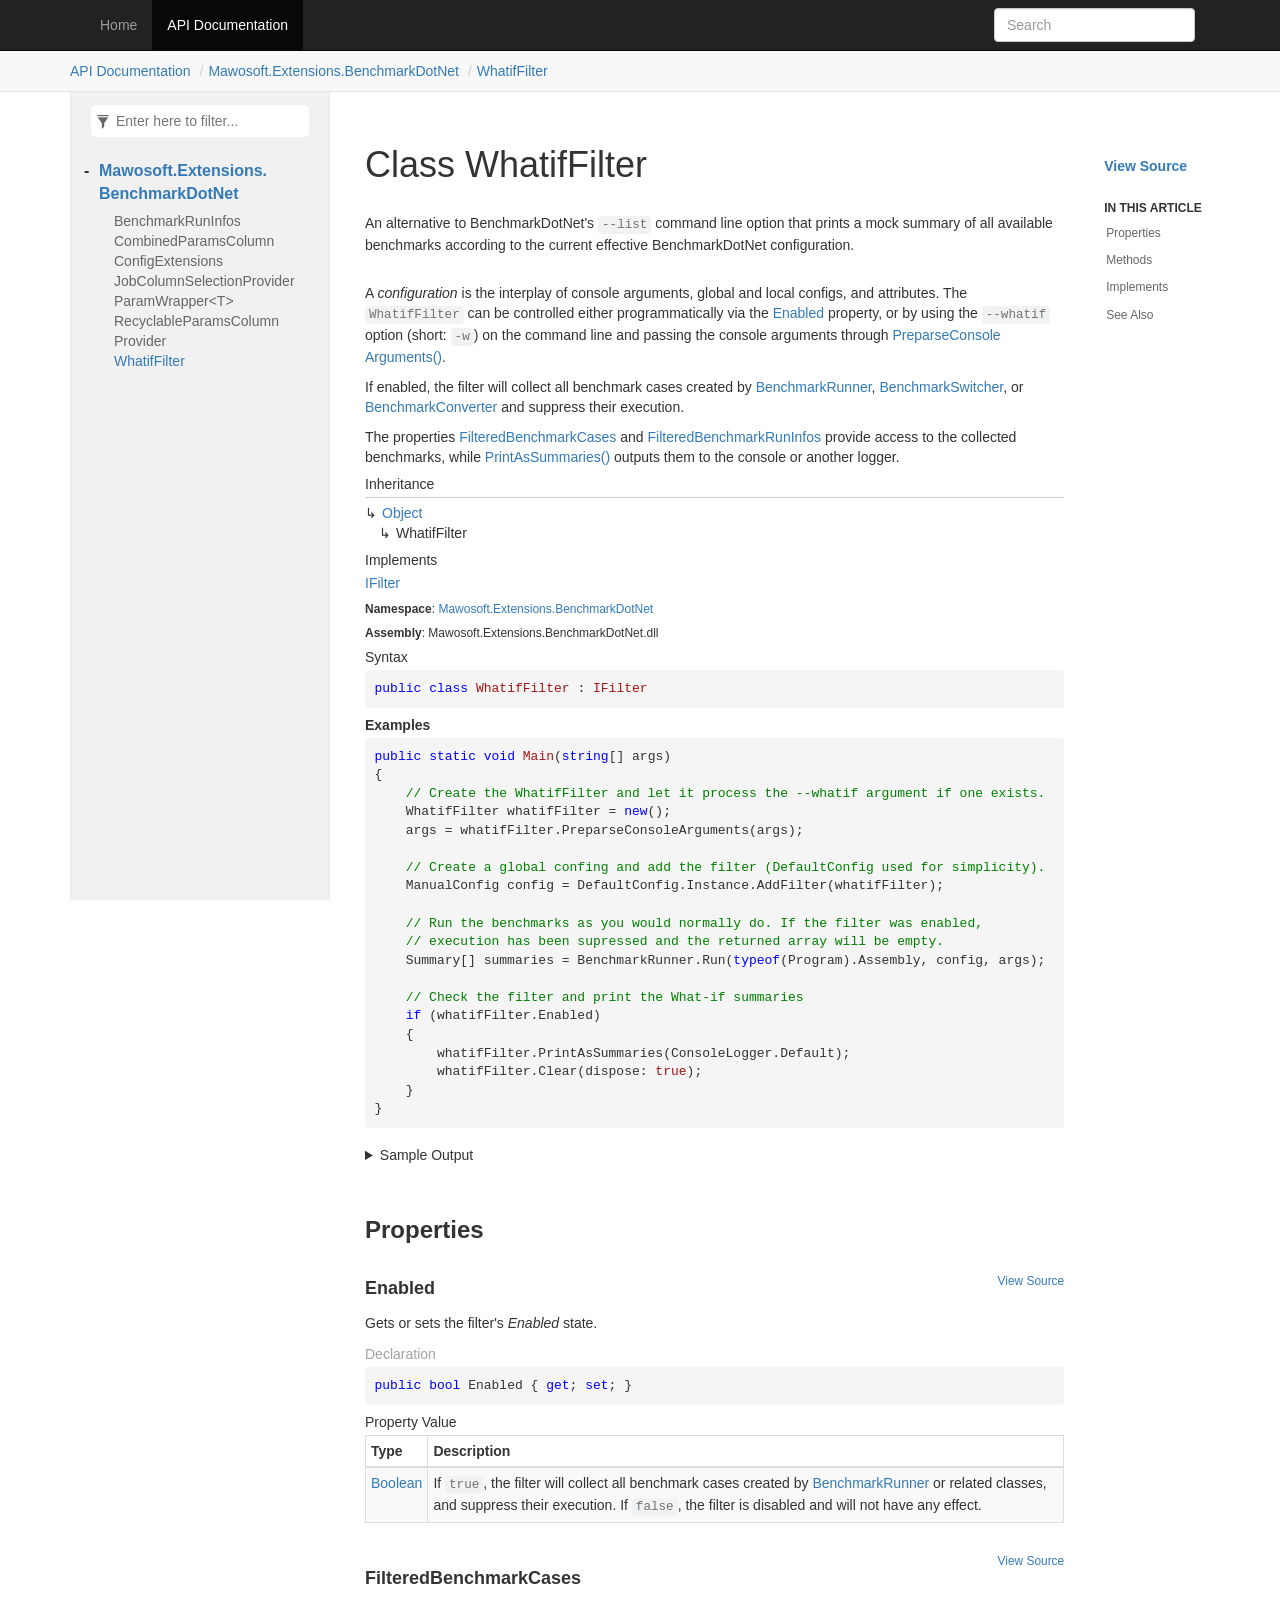
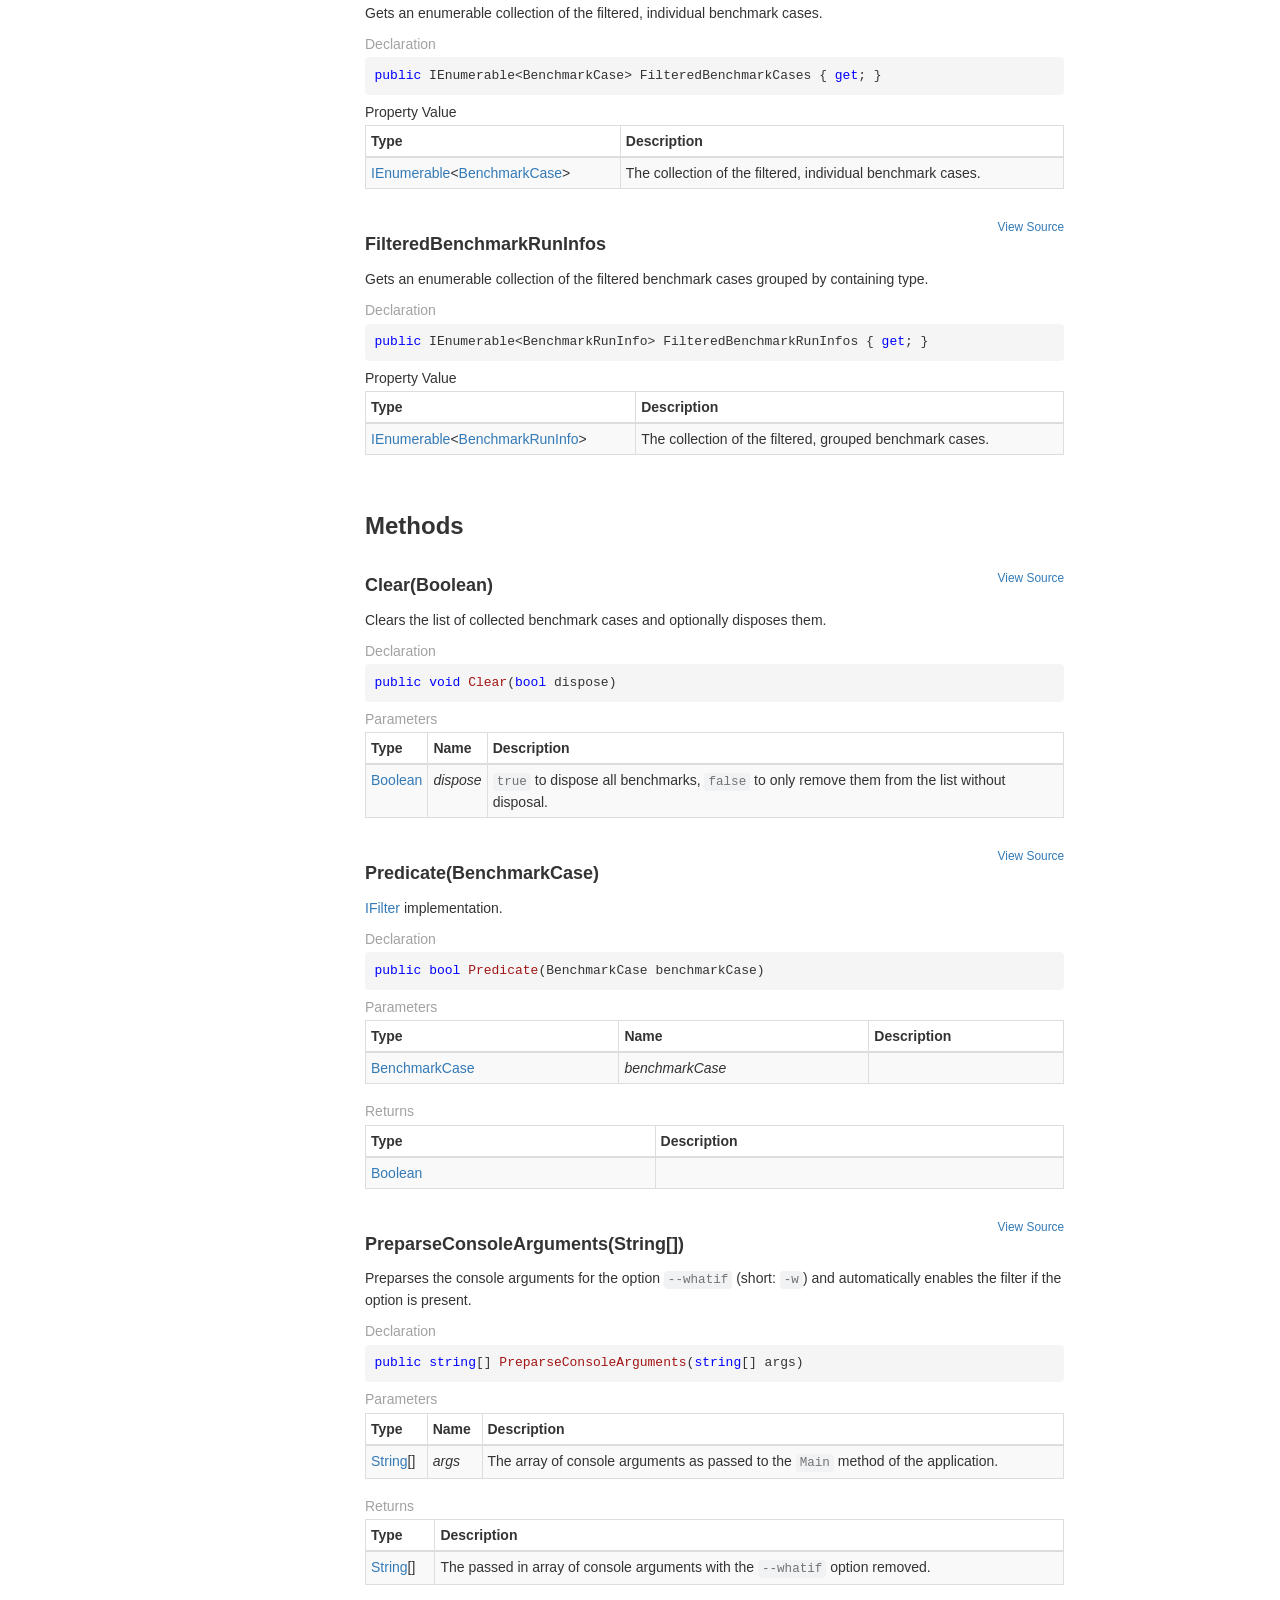
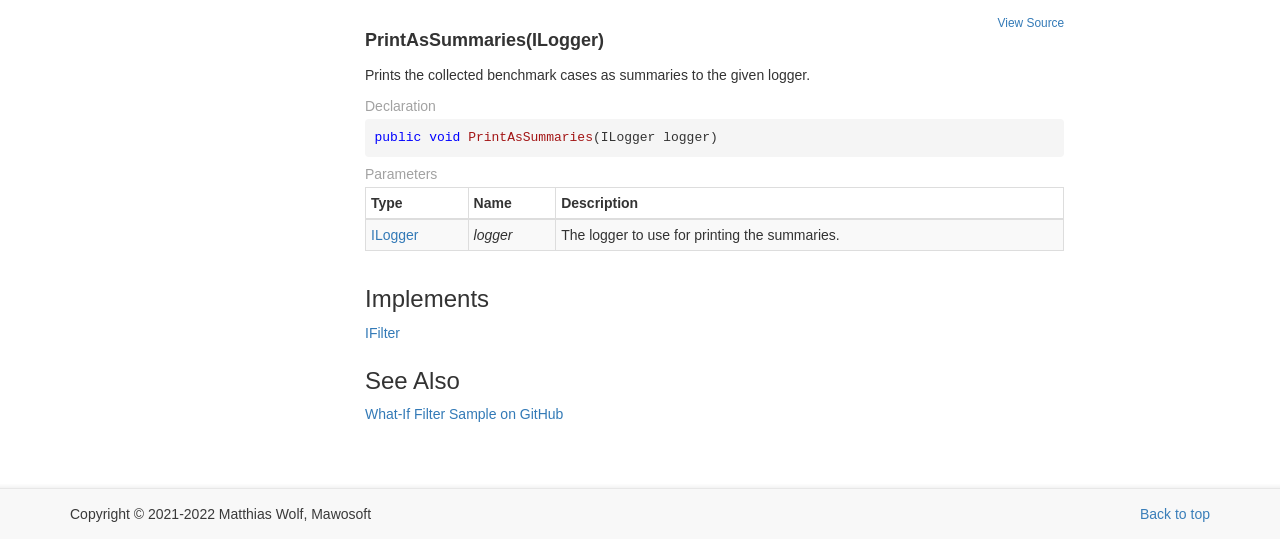
<file: api/Mawosoft.Extensions.BenchmarkDotNet.WhatifFilter.html>
﻿<!DOCTYPE html>
<!--[if IE]><![endif]-->
<html>
  
  <head>
    <meta charset="utf-8">
    <meta http-equiv="X-UA-Compatible" content="IE=edge,chrome=1">
    <title>Class WhatifFilter
   | Mawosoft Extensions for BenchmarkDotNet </title>
    <meta name="viewport" content="width=device-width">
    <meta name="title" content="Class WhatifFilter
   | Mawosoft Extensions for BenchmarkDotNet ">
    <meta name="generator" content="docfx 2.59.2.0">
    
    <link rel="shortcut icon" href="../favicon.ico">
    <link rel="stylesheet" href="../styles/docfx.vendor.css">
    <link rel="stylesheet" href="../styles/docfx.css">
    <link rel="stylesheet" href="../styles/main.css">
    <meta property="docfx:navrel" content="../toc.html">
    <meta property="docfx:tocrel" content="toc.html">
    
    <meta property="docfx:rel" content="../">
    <meta property="docfx:newtab" content="true">
  </head>
  <body data-spy="scroll" data-target="#affix" data-offset="120">
    <div id="wrapper">
      <header>
        
        <nav id="autocollapse" class="navbar navbar-inverse ng-scope" role="navigation">
          <div class="container">
            <div class="navbar-header">
              <button type="button" class="navbar-toggle" data-toggle="collapse" data-target="#navbar">
                <span class="sr-only">Toggle navigation</span>
                <span class="icon-bar"></span>
                <span class="icon-bar"></span>
                <span class="icon-bar"></span>
              </button>
            </div>
            <div class="collapse navbar-collapse" id="navbar">
              <form class="navbar-form navbar-right" role="search" id="search">
                <div class="form-group">
                  <input type="text" class="form-control" id="search-query" placeholder="Search" autocomplete="off">
                </div>
              </form>
            </div>
          </div>
        </nav>
        
        <div class="subnav navbar navbar-default">
          <div class="container hide-when-search" id="breadcrumb">
            <ul class="breadcrumb">
              <li></li>
            </ul>
          </div>
        </div>
      </header>
      <div class="container body-content">
        
        <div id="search-results">
          <div class="search-list">Search Results for <span></span></div>
          <div class="sr-items">
            <p><i class="glyphicon glyphicon-refresh index-loading"></i></p>
          </div>
          <ul id="pagination" data-first="First" data-prev="Previous" data-next="Next" data-last="Last"></ul>
        </div>
      </div>
      <div role="main" class="container body-content hide-when-search">
        
        <div class="sidenav hide-when-search">
          <a class="btn toc-toggle collapse" data-toggle="collapse" href="#sidetoggle" aria-expanded="false" aria-controls="sidetoggle">Show / Hide Table of Contents</a>
          <div class="sidetoggle collapse" id="sidetoggle">
            <div id="sidetoc"></div>
          </div>
        </div>
        <div class="article row grid-right">
          <div class="col-md-10">
            <article class="content wrap" id="_content" data-uid="Mawosoft.Extensions.BenchmarkDotNet.WhatifFilter">
  
  
  <h1 id="Mawosoft_Extensions_BenchmarkDotNet_WhatifFilter" data-uid="Mawosoft.Extensions.BenchmarkDotNet.WhatifFilter" class="text-break">Class WhatifFilter
  </h1>
  <div class="markdown level0 summary"><p>An alternative to BenchmarkDotNet&apos;s <code>--list</code> command line option that prints a mock
summary of all available benchmarks according to the current effective BenchmarkDotNet configuration.</p>
</div>
  <div class="markdown level0 conceptual"><p>A <em>configuration</em> is the interplay of console arguments, global and local configs, and attributes.
The <code>WhatifFilter</code> can be controlled either programmatically via the 
<a class="xref" href="Mawosoft.Extensions.BenchmarkDotNet.WhatifFilter.html#Mawosoft_Extensions_BenchmarkDotNet_WhatifFilter_Enabled">Enabled</a> property, or by using
the <code>--whatif</code> option (short: <code>-w</code>) on the command line and passing the console arguments through
<a class="xref" href="Mawosoft.Extensions.BenchmarkDotNet.WhatifFilter.html#Mawosoft_Extensions_BenchmarkDotNet_WhatifFilter_PreparseConsoleArguments_System_String___">PreparseConsoleArguments()</a>.</p>
<p>If enabled, the filter will collect all benchmark cases created by
<a class="xref" href="https://benchmarkdotnet.org/api/BenchmarkDotNet.Running.BenchmarkRunner.html">BenchmarkRunner</a>,
<a class="xref" href="https://benchmarkdotnet.org/api/BenchmarkDotNet.Running.BenchmarkSwitcher.html">BenchmarkSwitcher</a>,
or <a class="xref" href="https://benchmarkdotnet.org/api/BenchmarkDotNet.Running.BenchmarkConverter.html">BenchmarkConverter</a>
and suppress their execution.</p>
<p>The properties <a class="xref" href="Mawosoft.Extensions.BenchmarkDotNet.WhatifFilter.html#Mawosoft_Extensions_BenchmarkDotNet_WhatifFilter_FilteredBenchmarkCases">FilteredBenchmarkCases</a>
and <a class="xref" href="Mawosoft.Extensions.BenchmarkDotNet.WhatifFilter.html#Mawosoft_Extensions_BenchmarkDotNet_WhatifFilter_FilteredBenchmarkRunInfos">FilteredBenchmarkRunInfos</a>
provide access to the collected benchmarks,
while <a class="xref" href="Mawosoft.Extensions.BenchmarkDotNet.WhatifFilter.html#Mawosoft_Extensions_BenchmarkDotNet_WhatifFilter_PrintAsSummaries_BenchmarkDotNet_Loggers_ILogger_">PrintAsSummaries()</a>
outputs them to the console or another logger.</p>
</div>
  <div class="inheritance">
    <h5>Inheritance</h5>
    <div class="level0"><a class="xref" href="https://docs.microsoft.com/dotnet/api/system.object">Object</a></div>
    <div class="level1"><span class="xref">WhatifFilter</span></div>
  </div>
  <div classs="implements">
    <h5>Implements</h5>
    <div><a class="xref" href="https://benchmarkdotnet.org/api/BenchmarkDotNet.Filters.IFilter.html">IFilter</a></div>
  </div>
  <h6><strong>Namespace</strong>: <a class="xref" href="Mawosoft.Extensions.BenchmarkDotNet.html">Mawosoft.Extensions.BenchmarkDotNet</a></h6>
  <h6><strong>Assembly</strong>: Mawosoft.Extensions.BenchmarkDotNet.dll</h6>
  <h5 id="Mawosoft_Extensions_BenchmarkDotNet_WhatifFilter_syntax">Syntax</h5>
  <div class="codewrapper">
    <pre><code class="lang-csharp hljs">public class WhatifFilter : IFilter</code></pre>
  </div>
  <h5 id="Mawosoft_Extensions_BenchmarkDotNet_WhatifFilter_examples"><strong>Examples</strong></h5>
  <pre><code class="lang-csharp">public static void Main(string[] args)
{
    // Create the WhatifFilter and let it process the --whatif argument if one exists.
    WhatifFilter whatifFilter = new();
    args = whatifFilter.PreparseConsoleArguments(args);

    // Create a global confing and add the filter (DefaultConfig used for simplicity).
    ManualConfig config = DefaultConfig.Instance.AddFilter(whatifFilter);

    // Run the benchmarks as you would normally do. If the filter was enabled,
    // execution has been supressed and the returned array will be empty.
    Summary[] summaries = BenchmarkRunner.Run(typeof(Program).Assembly, config, args);

    // Check the filter and print the What-if summaries
    if (whatifFilter.Enabled)
    {
        whatifFilter.PrintAsSummaries(ConsoleLogger.Default);
        whatifFilter.Clear(dispose: true);
    }
}
</code></pre><p style="height:0px;">&#160;</p>

<div class="detailsHolder"><p><summary class="h5">Sample Output</summary></p>
<div class="tabGroup" id="tabgroup_460CILlcPP">
<ul role="tablist">
<li role="presentation">
<a href="#tabpanel_460CILlcPP_tabid-1" role="tab" aria-controls="tabpanel_460CILlcPP_tabid-1" data-tab="tabid-1" tabindex="0" aria-selected="true">--whatif</a>
</li>
<li role="presentation">
<a href="#tabpanel_460CILlcPP_tabid-2" role="tab" aria-controls="tabpanel_460CILlcPP_tabid-2" data-tab="tabid-2" tabindex="-1">--list flat</a>
</li>
<li role="presentation">
<a href="#tabpanel_460CILlcPP_tabid-3" role="tab" aria-controls="tabpanel_460CILlcPP_tabid-3" data-tab="tabid-3" tabindex="-1">--list tree</a>
</li>
</ul>
<section id="tabpanel_460CILlcPP_tabid-1" role="tabpanel" data-tab="tabid-1">
<pre>
// * What If Summary *

Console arguments: --runtimes net5.0 netcoreapp31 net48 --whatif

BenchmarkDotNet=v0.13.1, OS=Windows 10.0.19042.1237 (20H2/October2020Update), VM=VirtualBox
AMD Ryzen 5 3400G with Radeon Vega Graphics, 1 CPU, 4 logical and 4 physical cores
.NET SDK=5.0.401
  [Host] : .NET 5.0.10 (5.0.1021.41214), X64 RyuJIT


// Benchmarks1

IterationCount=3  LaunchCount=1  WarmupCount=3

|  Method |        Job |            Runtime |    Toolchain |     Mean | Error | Ratio |
|-------- |----------- |------------------- |------------- |---------:|------:|------:|
| Method1 | Job-PFBCDR |           .NET 5.0 |       net5.0 | 102.0 ms |    NA |  1.00 |
| Method2 | Job-PFBCDR |           .NET 5.0 |       net5.0 | 105.0 ms |    NA |  1.03 |
| Method3 | Job-PFBCDR |           .NET 5.0 |       net5.0 | 108.0 ms |    NA |  1.06 |
| Method1 | Job-GTPATI |      .NET Core 3.1 | netcoreapp31 | 100.0 ms |    NA |  0.98 |
| Method2 | Job-GTPATI |      .NET Core 3.1 | netcoreapp31 | 103.0 ms |    NA |  1.01 |
| Method3 | Job-GTPATI |      .NET Core 3.1 | netcoreapp31 | 106.0 ms |    NA |  1.04 |
| Method1 | Job-LLNYBD | .NET Framework 4.8 |        net48 | 101.0 ms |    NA |  0.99 |
| Method2 | Job-LLNYBD | .NET Framework 4.8 |        net48 | 104.0 ms |    NA |  1.02 |
| Method3 | Job-LLNYBD | .NET Framework 4.8 |        net48 | 107.0 ms |    NA |  1.05 |
</pre>
<pre>
// Benchmarks2

IterationCount=3  LaunchCount=1  WarmupCount=3

|  Method |        Job |            Runtime |    Toolchain | Prop1 | next |     Mean | Error | Ratio |
|-------- |----------- |------------------- |------------- |------ |----- |---------:|------:|------:|
| Method3 | Job-PFBCDR |           .NET 5.0 |       net5.0 | False |   44 | 125.0 ms |    NA |  1.00 |
| Method3 | Job-GTPATI |      .NET Core 3.1 | netcoreapp31 | False |   44 | 121.0 ms |    NA |  0.97 |
| Method3 | Job-LLNYBD | .NET Framework 4.8 |        net48 | False |   44 | 123.0 ms |    NA |  0.98 |
|         |            |                    |              |       |      |          |       |       |
| Method1 | Job-PFBCDR |           .NET 5.0 |       net5.0 | False |    ? | 113.0 ms |    NA |  1.00 |
| Method1 | Job-GTPATI |      .NET Core 3.1 | netcoreapp31 | False |    ? | 109.0 ms |    NA |  0.96 |
| Method1 | Job-LLNYBD | .NET Framework 4.8 |        net48 | False |    ? | 111.0 ms |    NA |  0.98 |
|         |            |                    |              |       |      |          |       |       |
| Method2 | Job-PFBCDR |           .NET 5.0 |       net5.0 | False |    ? | 119.0 ms |    NA |  1.00 |
| Method2 | Job-GTPATI |      .NET Core 3.1 | netcoreapp31 | False |    ? | 115.0 ms |    NA |  0.97 |
| Method2 | Job-LLNYBD | .NET Framework 4.8 |        net48 | False |    ? | 117.0 ms |    NA |  0.98 |
|         |            |                    |              |       |      |          |       |       |
| Method3 | Job-PFBCDR |           .NET 5.0 |       net5.0 |  True |   44 | 126.0 ms |    NA |  1.00 |
| Method3 | Job-GTPATI |      .NET Core 3.1 | netcoreapp31 |  True |   44 | 122.0 ms |    NA |  0.97 |
| Method3 | Job-LLNYBD | .NET Framework 4.8 |        net48 |  True |   44 | 124.0 ms |    NA |  0.98 |
|         |            |                    |              |       |      |          |       |       |
| Method1 | Job-PFBCDR |           .NET 5.0 |       net5.0 |  True |    ? | 114.0 ms |    NA |  1.00 |
| Method1 | Job-GTPATI |      .NET Core 3.1 | netcoreapp31 |  True |    ? | 110.0 ms |    NA |  0.96 |
| Method1 | Job-LLNYBD | .NET Framework 4.8 |        net48 |  True |    ? | 112.0 ms |    NA |  0.98 |
|         |            |                    |              |       |      |          |       |       |
| Method2 | Job-PFBCDR |           .NET 5.0 |       net5.0 |  True |    ? | 120.0 ms |    NA |  1.00 |
| Method2 | Job-GTPATI |      .NET Core 3.1 | netcoreapp31 |  True |    ? | 116.0 ms |    NA |  0.97 |
| Method2 | Job-LLNYBD | .NET Framework 4.8 |        net48 |  True |    ? | 118.0 ms |    NA |  0.98 |
</pre>
<pre>
// Benchmarks3

LaunchCount=1

|  Method |        Job |            Runtime |    Toolchain | IterationCount | RunStrategy | UnrollFactor | WarmupCount |     Mean | Error | Ratio |
|-------- |----------- |------------------- |------------- |--------------- |------------ |------------- |------------ |---------:|------:|------:|
| Method1 | Job-PFBCDR |           .NET 5.0 |       net5.0 |              3 |     Default |           16 |           3 | 129.0 ms |    NA |  1.00 |
| Method1 | Job-GTPATI |      .NET Core 3.1 | netcoreapp31 |              3 |     Default |           16 |           3 | 127.0 ms |    NA |  0.98 |
| Method1 | Job-LLNYBD | .NET Framework 4.8 |        net48 |              3 |     Default |           16 |           3 | 128.0 ms |    NA |  0.99 |
| Method1 |        Dry |           .NET 5.0 |      Default |              1 |   ColdStart |            1 |           1 | 130.0 ms |    NA |  1.01 |
|         |            |                    |              |                |             |              |             |          |       |       |
| Method2 | Job-PFBCDR |           .NET 5.0 |       net5.0 |              3 |     Default |           16 |           3 | 133.0 ms |    NA |  1.00 |
| Method2 | Job-GTPATI |      .NET Core 3.1 | netcoreapp31 |              3 |     Default |           16 |           3 | 131.0 ms |    NA |  0.98 |
| Method2 | Job-LLNYBD | .NET Framework 4.8 |        net48 |              3 |     Default |           16 |           3 | 132.0 ms |    NA |  0.99 |
| Method2 |        Dry |           .NET 5.0 |      Default |              1 |   ColdStart |            1 |           1 | 134.0 ms |    NA |  1.01 |
</pre>
</section>
<section id="tabpanel_460CILlcPP_tabid-2" role="tabpanel" data-tab="tabid-2" aria-hidden="true" hidden="hidden">
<p>Console arguments: --runtimes net5.0 netcoreapp31 net48 --list flat</p>
<pre>
WhatifFilterSample.Benchmarks1.Method1
WhatifFilterSample.Benchmarks1.Method2
WhatifFilterSample.Benchmarks1.Method3
WhatifFilterSample.Benchmarks2.Method3
WhatifFilterSample.Benchmarks2.Method1
WhatifFilterSample.Benchmarks2.Method2
WhatifFilterSample.Benchmarks3.Method1
WhatifFilterSample.Benchmarks3.Method2
</pre>
</section>
<section id="tabpanel_460CILlcPP_tabid-3" role="tabpanel" data-tab="tabid-3" aria-hidden="true" hidden="hidden">
<p>Console arguments: --runtimes net5.0 netcoreapp31 net48 --list tree</p>
<pre>
WhatifFilterSample
 ├─Benchmarks1
 │  ├─Method1
 │  ├─Method2
 │  └─Method3
 ├─Benchmarks2
 │  ├─Method3
 │  ├─Method1
 │  └─Method2
 └─Benchmarks3
    ├─Method1
    └─Method2
</pre>
</section>
</div>
</div>

  <h3 id="properties">Properties
  </h3>
  <span class="small pull-right mobile-hide">
    <a href="https://github.com/mawosoft/Mawosoft.Extensions.BenchmarkDotNet/blob/master/src/Mawosoft.Extensions.BenchmarkDotNet/WhatifFilter.cs/#L40">View Source</a>
  </span>
  <a id="Mawosoft_Extensions_BenchmarkDotNet_WhatifFilter_Enabled_" data-uid="Mawosoft.Extensions.BenchmarkDotNet.WhatifFilter.Enabled*"></a>
  <h4 id="Mawosoft_Extensions_BenchmarkDotNet_WhatifFilter_Enabled" data-uid="Mawosoft.Extensions.BenchmarkDotNet.WhatifFilter.Enabled">Enabled</h4>
  <div class="markdown level1 summary"><p>Gets or sets the filter&#39;s <em>Enabled</em> state.</p>
</div>
  <div class="markdown level1 conceptual"></div>
  <h5 class="decalaration">Declaration</h5>
  <div class="codewrapper">
    <pre><code class="lang-csharp hljs">public bool Enabled { get; set; }</code></pre>
  </div>
  <h5 class="propertyValue">Property Value</h5>
  <table class="table table-bordered table-striped table-condensed">
    <thead>
      <tr>
        <th>Type</th>
        <th>Description</th>
      </tr>
    </thead>
    <tbody>
      <tr>
        <td><a class="xref" href="https://docs.microsoft.com/dotnet/api/system.boolean">Boolean</a></td>
        <td><p>If <code>true</code>, the filter will collect all benchmark cases created by
<a class="xref" href="https://benchmarkdotnet.org/api/BenchmarkDotNet.Running.BenchmarkRunner.html">BenchmarkRunner</a> or related classes, and suppress their execution.
If <code>false</code>, the filter is disabled and will not have any effect.</p>
</td>
      </tr>
    </tbody>
  </table>
  <span class="small pull-right mobile-hide">
    <a href="https://github.com/mawosoft/Mawosoft.Extensions.BenchmarkDotNet/blob/master/src/Mawosoft.Extensions.BenchmarkDotNet/WhatifFilter.cs/#L45">View Source</a>
  </span>
  <a id="Mawosoft_Extensions_BenchmarkDotNet_WhatifFilter_FilteredBenchmarkCases_" data-uid="Mawosoft.Extensions.BenchmarkDotNet.WhatifFilter.FilteredBenchmarkCases*"></a>
  <h4 id="Mawosoft_Extensions_BenchmarkDotNet_WhatifFilter_FilteredBenchmarkCases" data-uid="Mawosoft.Extensions.BenchmarkDotNet.WhatifFilter.FilteredBenchmarkCases">FilteredBenchmarkCases</h4>
  <div class="markdown level1 summary"><p>Gets an enumerable collection of the filtered, individual benchmark cases.</p>
</div>
  <div class="markdown level1 conceptual"></div>
  <h5 class="decalaration">Declaration</h5>
  <div class="codewrapper">
    <pre><code class="lang-csharp hljs">public IEnumerable&lt;BenchmarkCase&gt; FilteredBenchmarkCases { get; }</code></pre>
  </div>
  <h5 class="propertyValue">Property Value</h5>
  <table class="table table-bordered table-striped table-condensed">
    <thead>
      <tr>
        <th>Type</th>
        <th>Description</th>
      </tr>
    </thead>
    <tbody>
      <tr>
        <td><a class="xref" href="https://docs.microsoft.com/dotnet/api/system.collections.generic.ienumerable-1">IEnumerable</a>&lt;<a class="xref" href="https://benchmarkdotnet.org/api/BenchmarkDotNet.Running.BenchmarkCase.html">BenchmarkCase</a>&gt;</td>
        <td><p>The collection of the filtered, individual benchmark cases.</p>
</td>
      </tr>
    </tbody>
  </table>
  <span class="small pull-right mobile-hide">
    <a href="https://github.com/mawosoft/Mawosoft.Extensions.BenchmarkDotNet/blob/master/src/Mawosoft.Extensions.BenchmarkDotNet/WhatifFilter.cs/#L50">View Source</a>
  </span>
  <a id="Mawosoft_Extensions_BenchmarkDotNet_WhatifFilter_FilteredBenchmarkRunInfos_" data-uid="Mawosoft.Extensions.BenchmarkDotNet.WhatifFilter.FilteredBenchmarkRunInfos*"></a>
  <h4 id="Mawosoft_Extensions_BenchmarkDotNet_WhatifFilter_FilteredBenchmarkRunInfos" data-uid="Mawosoft.Extensions.BenchmarkDotNet.WhatifFilter.FilteredBenchmarkRunInfos">FilteredBenchmarkRunInfos</h4>
  <div class="markdown level1 summary"><p>Gets an enumerable collection of the filtered benchmark cases grouped by containing type.</p>
</div>
  <div class="markdown level1 conceptual"></div>
  <h5 class="decalaration">Declaration</h5>
  <div class="codewrapper">
    <pre><code class="lang-csharp hljs">public IEnumerable&lt;BenchmarkRunInfo&gt; FilteredBenchmarkRunInfos { get; }</code></pre>
  </div>
  <h5 class="propertyValue">Property Value</h5>
  <table class="table table-bordered table-striped table-condensed">
    <thead>
      <tr>
        <th>Type</th>
        <th>Description</th>
      </tr>
    </thead>
    <tbody>
      <tr>
        <td><a class="xref" href="https://docs.microsoft.com/dotnet/api/system.collections.generic.ienumerable-1">IEnumerable</a>&lt;<a class="xref" href="https://benchmarkdotnet.org/api/BenchmarkDotNet.Running.BenchmarkRunInfo.html">BenchmarkRunInfo</a>&gt;</td>
        <td><p>The collection of the filtered, grouped benchmark cases.</p>
</td>
      </tr>
    </tbody>
  </table>
  <h3 id="methods">Methods
  </h3>
  <span class="small pull-right mobile-hide">
    <a href="https://github.com/mawosoft/Mawosoft.Extensions.BenchmarkDotNet/blob/master/src/Mawosoft.Extensions.BenchmarkDotNet/WhatifFilter.cs/#L97">View Source</a>
  </span>
  <a id="Mawosoft_Extensions_BenchmarkDotNet_WhatifFilter_Clear_" data-uid="Mawosoft.Extensions.BenchmarkDotNet.WhatifFilter.Clear*"></a>
  <h4 id="Mawosoft_Extensions_BenchmarkDotNet_WhatifFilter_Clear_System_Boolean_" data-uid="Mawosoft.Extensions.BenchmarkDotNet.WhatifFilter.Clear(System.Boolean)">Clear(Boolean)</h4>
  <div class="markdown level1 summary"><p>Clears the list of collected benchmark cases and optionally disposes them.</p>
</div>
  <div class="markdown level1 conceptual"></div>
  <h5 class="decalaration">Declaration</h5>
  <div class="codewrapper">
    <pre><code class="lang-csharp hljs">public void Clear(bool dispose)</code></pre>
  </div>
  <h5 class="parameters">Parameters</h5>
  <table class="table table-bordered table-striped table-condensed">
    <thead>
      <tr>
        <th>Type</th>
        <th>Name</th>
        <th>Description</th>
      </tr>
    </thead>
    <tbody>
      <tr>
        <td><a class="xref" href="https://docs.microsoft.com/dotnet/api/system.boolean">Boolean</a></td>
        <td><span class="parametername">dispose</span></td>
        <td><p><code>true</code> to dispose all benchmarks, <code>false</code> to only remove them from the list without disposal.</p>
</td>
      </tr>
    </tbody>
  </table>
  <span class="small pull-right mobile-hide">
    <a href="https://github.com/mawosoft/Mawosoft.Extensions.BenchmarkDotNet/blob/master/src/Mawosoft.Extensions.BenchmarkDotNet/WhatifFilter.cs/#L177">View Source</a>
  </span>
  <a id="Mawosoft_Extensions_BenchmarkDotNet_WhatifFilter_Predicate_" data-uid="Mawosoft.Extensions.BenchmarkDotNet.WhatifFilter.Predicate*"></a>
  <h4 id="Mawosoft_Extensions_BenchmarkDotNet_WhatifFilter_Predicate_BenchmarkDotNet_Running_BenchmarkCase_" data-uid="Mawosoft.Extensions.BenchmarkDotNet.WhatifFilter.Predicate(BenchmarkDotNet.Running.BenchmarkCase)">Predicate(BenchmarkCase)</h4>
  <div class="markdown level1 summary"><p><a class="xref" href="https://benchmarkdotnet.org/api/BenchmarkDotNet.Filters.IFilter.html">IFilter</a> implementation.</p>
</div>
  <div class="markdown level1 conceptual"></div>
  <h5 class="decalaration">Declaration</h5>
  <div class="codewrapper">
    <pre><code class="lang-csharp hljs">public bool Predicate(BenchmarkCase benchmarkCase)</code></pre>
  </div>
  <h5 class="parameters">Parameters</h5>
  <table class="table table-bordered table-striped table-condensed">
    <thead>
      <tr>
        <th>Type</th>
        <th>Name</th>
        <th>Description</th>
      </tr>
    </thead>
    <tbody>
      <tr>
        <td><a class="xref" href="https://benchmarkdotnet.org/api/BenchmarkDotNet.Running.BenchmarkCase.html">BenchmarkCase</a></td>
        <td><span class="parametername">benchmarkCase</span></td>
        <td></td>
      </tr>
    </tbody>
  </table>
  <h5 class="returns">Returns</h5>
  <table class="table table-bordered table-striped table-condensed">
    <thead>
      <tr>
        <th>Type</th>
        <th>Description</th>
      </tr>
    </thead>
    <tbody>
      <tr>
        <td><a class="xref" href="https://docs.microsoft.com/dotnet/api/system.boolean">Boolean</a></td>
        <td></td>
      </tr>
    </tbody>
  </table>
  <span class="small pull-right mobile-hide">
    <a href="https://github.com/mawosoft/Mawosoft.Extensions.BenchmarkDotNet/blob/master/src/Mawosoft.Extensions.BenchmarkDotNet/WhatifFilter.cs/#L61">View Source</a>
  </span>
  <a id="Mawosoft_Extensions_BenchmarkDotNet_WhatifFilter_PreparseConsoleArguments_" data-uid="Mawosoft.Extensions.BenchmarkDotNet.WhatifFilter.PreparseConsoleArguments*"></a>
  <h4 id="Mawosoft_Extensions_BenchmarkDotNet_WhatifFilter_PreparseConsoleArguments_System_String___" data-uid="Mawosoft.Extensions.BenchmarkDotNet.WhatifFilter.PreparseConsoleArguments(System.String[])">PreparseConsoleArguments(String[])</h4>
  <div class="markdown level1 summary"><p>Preparses the console arguments for the option <code>--whatif</code> (short: <code>-w</code>) and automatically
enables the filter if the option is present.</p>
</div>
  <div class="markdown level1 conceptual"></div>
  <h5 class="decalaration">Declaration</h5>
  <div class="codewrapper">
    <pre><code class="lang-csharp hljs">public string[] PreparseConsoleArguments(string[] args)</code></pre>
  </div>
  <h5 class="parameters">Parameters</h5>
  <table class="table table-bordered table-striped table-condensed">
    <thead>
      <tr>
        <th>Type</th>
        <th>Name</th>
        <th>Description</th>
      </tr>
    </thead>
    <tbody>
      <tr>
        <td><a class="xref" href="https://docs.microsoft.com/dotnet/api/system.string">String</a>[]</td>
        <td><span class="parametername">args</span></td>
        <td><p>The array of console arguments as passed to the <code>Main</code> method of the
application.</p>
</td>
      </tr>
    </tbody>
  </table>
  <h5 class="returns">Returns</h5>
  <table class="table table-bordered table-striped table-condensed">
    <thead>
      <tr>
        <th>Type</th>
        <th>Description</th>
      </tr>
    </thead>
    <tbody>
      <tr>
        <td><a class="xref" href="https://docs.microsoft.com/dotnet/api/system.string">String</a>[]</td>
        <td><p>The passed in array of console arguments with the <code>--whatif</code> option removed.</p>
</td>
      </tr>
    </tbody>
  </table>
  <span class="small pull-right mobile-hide">
    <a href="https://github.com/mawosoft/Mawosoft.Extensions.BenchmarkDotNet/blob/master/src/Mawosoft.Extensions.BenchmarkDotNet/WhatifFilter.cs/#L109">View Source</a>
  </span>
  <a id="Mawosoft_Extensions_BenchmarkDotNet_WhatifFilter_PrintAsSummaries_" data-uid="Mawosoft.Extensions.BenchmarkDotNet.WhatifFilter.PrintAsSummaries*"></a>
  <h4 id="Mawosoft_Extensions_BenchmarkDotNet_WhatifFilter_PrintAsSummaries_BenchmarkDotNet_Loggers_ILogger_" data-uid="Mawosoft.Extensions.BenchmarkDotNet.WhatifFilter.PrintAsSummaries(BenchmarkDotNet.Loggers.ILogger)">PrintAsSummaries(ILogger)</h4>
  <div class="markdown level1 summary"><p>Prints the collected benchmark cases as summaries to the given logger.</p>
</div>
  <div class="markdown level1 conceptual"></div>
  <h5 class="decalaration">Declaration</h5>
  <div class="codewrapper">
    <pre><code class="lang-csharp hljs">public void PrintAsSummaries(ILogger logger)</code></pre>
  </div>
  <h5 class="parameters">Parameters</h5>
  <table class="table table-bordered table-striped table-condensed">
    <thead>
      <tr>
        <th>Type</th>
        <th>Name</th>
        <th>Description</th>
      </tr>
    </thead>
    <tbody>
      <tr>
        <td><a class="xref" href="https://benchmarkdotnet.org/api/BenchmarkDotNet.Loggers.ILogger.html">ILogger</a></td>
        <td><span class="parametername">logger</span></td>
        <td><p>The logger to use for printing the summaries.</p>
</td>
      </tr>
    </tbody>
  </table>
  <h3 id="implements">Implements</h3>
  <div>
      <a class="xref" href="https://benchmarkdotnet.org/api/BenchmarkDotNet.Filters.IFilter.html">IFilter</a>
  </div>
  <h3 id="seealso">See Also</h3>
  <div class="seealso">
      <div><span><a href="https://github.com/mawosoft/Mawosoft.Extensions.BenchmarkDotNet/tree/master/samples">What-If Filter Sample on GitHub</a></span></div>
  </div>
</article>
          </div>
          
          <div class="hidden-sm col-md-2" role="complementary">
            <div class="sideaffix">
              <div class="contribution">
                <ul class="nav">
                  <li>
                    <a href="https://github.com/mawosoft/Mawosoft.Extensions.BenchmarkDotNet/blob/master/src/Mawosoft.Extensions.BenchmarkDotNet/WhatifFilter.cs/#L29" class="contribution-link">View Source</a>
                  </li>
                </ul>
              </div>
              <nav class="bs-docs-sidebar hidden-print hidden-xs hidden-sm affix" id="affix">
                <h5>In This Article</h5>
                <div></div>
              </nav>
            </div>
          </div>
        </div>
      </div>
      
      <footer>
        <div class="grad-bottom"></div>
        <div class="footer">
          <div class="container">
            <span class="pull-right">
              <a href="#top">Back to top</a>
            </span>
            Copyright &copy; 2021-2022 Matthias Wolf, Mawosoft
            
          </div>
        </div>
      </footer>
    </div>
    
    <script type="text/javascript" src="../styles/docfx.vendor.js"></script>
    <script type="text/javascript" src="../styles/docfx.js"></script>
    <script type="text/javascript" src="../styles/main.js"></script>
  </body>
</html>
</file>
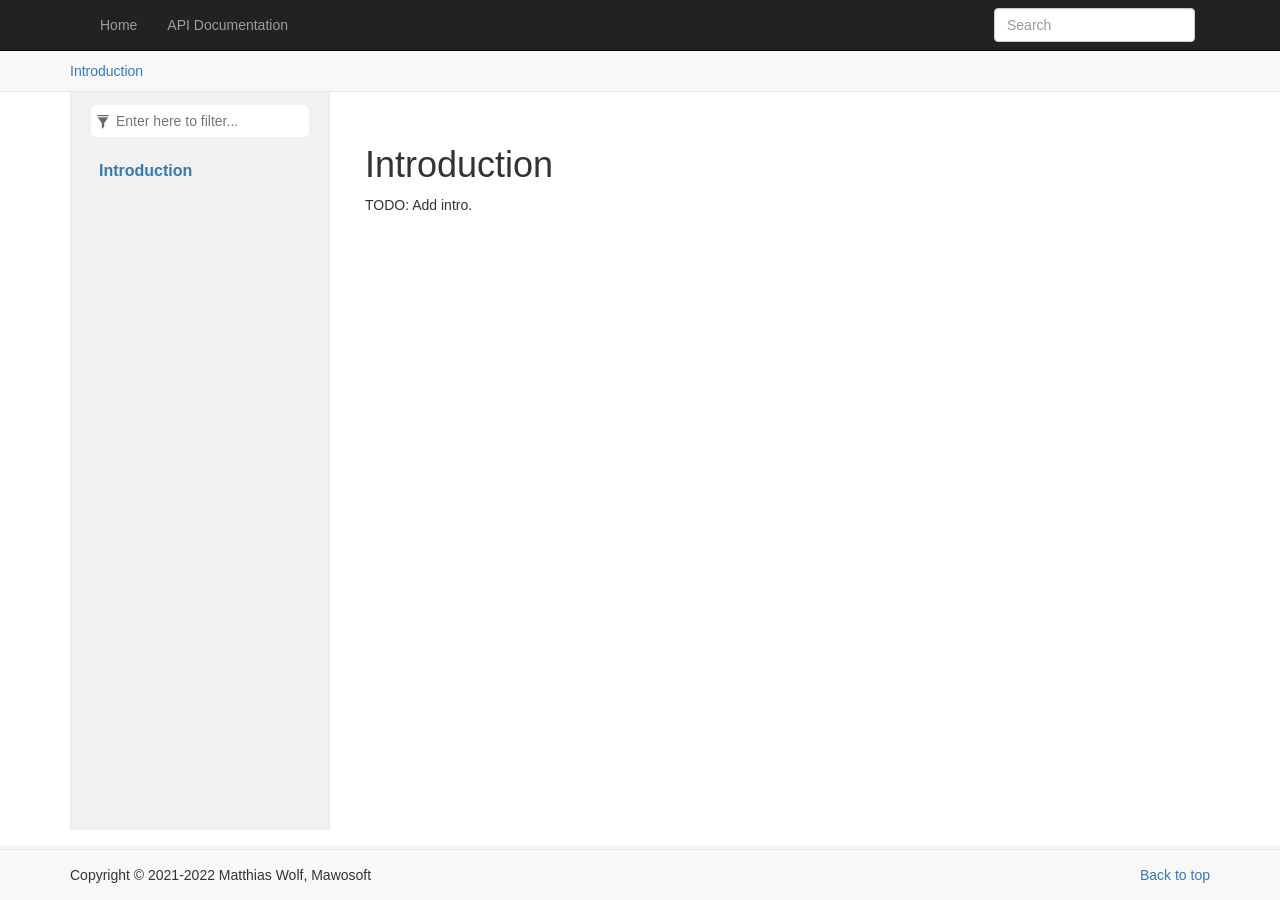
<file: articles/intro.html>
﻿<!DOCTYPE html>
<!--[if IE]><![endif]-->
<html>
  
  <head>
    <meta charset="utf-8">
    <meta http-equiv="X-UA-Compatible" content="IE=edge,chrome=1">
    <title>Introduction | Mawosoft Extensions for BenchmarkDotNet </title>
    <meta name="viewport" content="width=device-width">
    <meta name="title" content="Introduction | Mawosoft Extensions for BenchmarkDotNet ">
    <meta name="generator" content="docfx 2.59.2.0">
    
    <link rel="shortcut icon" href="../favicon.ico">
    <link rel="stylesheet" href="../styles/docfx.vendor.css">
    <link rel="stylesheet" href="../styles/docfx.css">
    <link rel="stylesheet" href="../styles/main.css">
    <meta property="docfx:navrel" content="../toc.html">
    <meta property="docfx:tocrel" content="toc.html">
    
    <meta property="docfx:rel" content="../">
    <meta property="docfx:newtab" content="true">
  </head>
  <body data-spy="scroll" data-target="#affix" data-offset="120">
    <div id="wrapper">
      <header>
        
        <nav id="autocollapse" class="navbar navbar-inverse ng-scope" role="navigation">
          <div class="container">
            <div class="navbar-header">
              <button type="button" class="navbar-toggle" data-toggle="collapse" data-target="#navbar">
                <span class="sr-only">Toggle navigation</span>
                <span class="icon-bar"></span>
                <span class="icon-bar"></span>
                <span class="icon-bar"></span>
              </button>
            </div>
            <div class="collapse navbar-collapse" id="navbar">
              <form class="navbar-form navbar-right" role="search" id="search">
                <div class="form-group">
                  <input type="text" class="form-control" id="search-query" placeholder="Search" autocomplete="off">
                </div>
              </form>
            </div>
          </div>
        </nav>
        
        <div class="subnav navbar navbar-default">
          <div class="container hide-when-search" id="breadcrumb">
            <ul class="breadcrumb">
              <li></li>
            </ul>
          </div>
        </div>
      </header>
      <div class="container body-content">
        
        <div id="search-results">
          <div class="search-list">Search Results for <span></span></div>
          <div class="sr-items">
            <p><i class="glyphicon glyphicon-refresh index-loading"></i></p>
          </div>
          <ul id="pagination" data-first="First" data-prev="Previous" data-next="Next" data-last="Last"></ul>
        </div>
      </div>
      <div role="main" class="container body-content hide-when-search">
        
        <div class="sidenav hide-when-search">
          <a class="btn toc-toggle collapse" data-toggle="collapse" href="#sidetoggle" aria-expanded="false" aria-controls="sidetoggle">Show / Hide Table of Contents</a>
          <div class="sidetoggle collapse" id="sidetoggle">
            <div id="sidetoc"></div>
          </div>
        </div>
        <div class="article row grid-right">
          <div class="col-md-10">
            <article class="content wrap" id="_content" data-uid="">
<h1 id="introduction">Introduction</h1>

<p>TODO: Add intro.</p>
</article>
          </div>
          
          <div class="hidden-sm col-md-2" role="complementary">
            <div class="sideaffix">
              <div class="contribution">
                <ul class="nav">
                </ul>
              </div>
              <nav class="bs-docs-sidebar hidden-print hidden-xs hidden-sm affix" id="affix">
                <h5>In This Article</h5>
                <div></div>
              </nav>
            </div>
          </div>
        </div>
      </div>
      
      <footer>
        <div class="grad-bottom"></div>
        <div class="footer">
          <div class="container">
            <span class="pull-right">
              <a href="#top">Back to top</a>
            </span>
            Copyright &copy; 2021-2022 Matthias Wolf, Mawosoft
            
          </div>
        </div>
      </footer>
    </div>
    
    <script type="text/javascript" src="../styles/docfx.vendor.js"></script>
    <script type="text/javascript" src="../styles/docfx.js"></script>
    <script type="text/javascript" src="../styles/main.js"></script>
  </body>
</html>
</file>
<file: styles/docfx.css>
/* Copyright (c) Microsoft Corporation. All Rights Reserved. Licensed under the MIT License. See License.txt in the project root for license information. */
html,
body {
  font-family: 'Segoe UI', Tahoma, Helvetica, sans-serif;
  height: 100%;
}
button,
a {
  color: #337ab7;
  cursor: pointer;
}
button:hover,
button:focus,
a:hover,
a:focus {
  color: #23527c;
  text-decoration: none;
}
a.disable,
a.disable:hover {
  text-decoration: none;
  cursor: default;
  color: #000000;
}

h1, h2, h3, h4, h5, h6, .text-break {
    word-wrap: break-word;
    word-break: break-word;
}

h1 mark,
h2 mark,
h3 mark,
h4 mark,
h5 mark,
h6 mark {
  padding: 0;
}

.inheritance .level0:before,
.inheritance .level1:before,
.inheritance .level2:before,
.inheritance .level3:before,
.inheritance .level4:before,
.inheritance .level5:before,
.inheritance .level6:before,
.inheritance .level7:before,
.inheritance .level8:before,
.inheritance .level9:before {
    content: '↳';
    margin-right: 5px;
}

.inheritance .level0 {
    margin-left: 0em;
}

.inheritance .level1 {
    margin-left: 1em;
}

.inheritance .level2 {
    margin-left: 2em;
}

.inheritance .level3 {
    margin-left: 3em;
}

.inheritance .level4 {
    margin-left: 4em;
}

.inheritance .level5 {
    margin-left: 5em;
}

.inheritance .level6 {
    margin-left: 6em;
}

.inheritance .level7 {
    margin-left: 7em;
}

.inheritance .level8 {
    margin-left: 8em;
}

.inheritance .level9 {
    margin-left: 9em;
}

.level0.summary {
  margin: 2em 0 2em 0;
}

.level1.summary {
  margin: 1em 0 1em 0;
}

span.parametername,
span.paramref,
span.typeparamref {
    font-style: italic;
}
span.languagekeyword{
    font-weight: bold;
}

svg:hover path {
    fill: #ffffff;
}

.hljs {
  display: inline;
  background-color: inherit;
  padding: 0;
}
/* additional spacing fixes */
.btn + .btn {
  margin-left: 10px;
}
.btn.pull-right {
  margin-left: 10px;
  margin-top: 5px;
}
.table {
  margin-bottom: 10px;
}
table p {
  margin-bottom: 0;
}
table a {
  display: inline-block;
}

/* Make hidden attribute compatible with old browser.*/
[hidden] {
  display: none !important;
}

h1,
.h1,
h2,
.h2,
h3,
.h3 {
  margin-top: 15px;
  margin-bottom: 10px;
  font-weight: 400;
}
h4,
.h4,
h5,
.h5,
h6,
.h6 {
  margin-top: 10px;
  margin-bottom: 5px;
}
.navbar {
  margin-bottom: 0;
}
#wrapper {
  min-height: 100%;
  position: relative;
}
/* blends header footer and content together with gradient effect */
.grad-top {
  /* For Safari 5.1 to 6.0 */
  /* For Opera 11.1 to 12.0 */
  /* For Firefox 3.6 to 15 */
  background: linear-gradient(rgba(0, 0, 0, 0.05), rgba(0, 0, 0, 0));
  /* Standard syntax */
  height: 5px;
}
.grad-bottom {
  /* For Safari 5.1 to 6.0 */
  /* For Opera 11.1 to 12.0 */
  /* For Firefox 3.6 to 15 */
  background: linear-gradient(rgba(0, 0, 0, 0), rgba(0, 0, 0, 0.05));
  /* Standard syntax */
  height: 5px;
}
.divider {
  margin: 0 5px;
  color: #cccccc;
}
hr {
  border-color: #cccccc;
}
header {
  position: fixed;
  top: 0;
  left: 0;
  right: 0;
  z-index: 1000;
}
header .navbar {
  border-width: 0 0 1px;
  border-radius: 0;
}
.navbar-brand {
  font-size: inherit;
  padding: 0;
}
.navbar-collapse {
  margin: 0 -15px;
}
.subnav {
  min-height: 40px;
}

.inheritance h5, .inheritedMembers h5{
  padding-bottom: 5px;
  border-bottom: 1px solid #ccc;
}

article h1, article h2, article h3, article h4{
  margin-top: 25px;
}

article h4{
  border: 0;
  font-weight: bold;
  margin-top: 2em;
}

article span.small.pull-right{
  margin-top: 20px;
}

article section {
  margin-left: 1em;
}

/*.expand-all {
  padding: 10px 0;
}*/
.breadcrumb {
  margin: 0;
  padding: 10px 0;
  background-color: inherit;
  white-space: nowrap;
}
.breadcrumb > li + li:before {
  content: "\00a0/";
}
#autocollapse.collapsed .navbar-header {
  float: none;
}
#autocollapse.collapsed .navbar-toggle {
  display: block;
}
#autocollapse.collapsed .navbar-collapse {
  border-top: 1px solid transparent;
  box-shadow: inset 0 1px 0 rgba(255, 255, 255, 0.1);
}
#autocollapse.collapsed .navbar-collapse.collapse {
  display: none !important;
}
#autocollapse.collapsed .navbar-nav {
  float: none !important;
  margin: 7.5px -15px;
}
#autocollapse.collapsed .navbar-nav > li {
  float: none;
}
#autocollapse.collapsed .navbar-nav > li > a {
  padding-top: 10px;
  padding-bottom: 10px;
}
#autocollapse.collapsed .collapse.in,
#autocollapse.collapsed .collapsing {
  display: block !important;
}
#autocollapse.collapsed .collapse.in .navbar-right,
#autocollapse.collapsed .collapsing .navbar-right {
  float: none !important;
}
#autocollapse .form-group {
  width: 100%;
}
#autocollapse .form-control {
  width: 100%;
}
#autocollapse .navbar-header {
  margin-left: 0;
  margin-right: 0;
}
#autocollapse .navbar-brand {
  margin-left: 0;
}
.collapse.in,
.collapsing {
  text-align: center;
}
.collapsing .navbar-form {
  margin: 0 auto;
  max-width: 400px;
  padding: 10px 15px;
  box-shadow: inset 0 1px 0 rgba(255, 255, 255, 0.1), 0 1px 0 rgba(255, 255, 255, 0.1);
}
.collapsed .collapse.in .navbar-form {
  margin: 0 auto;
  max-width: 400px;
  padding: 10px 15px;
  box-shadow: inset 0 1px 0 rgba(255, 255, 255, 0.1), 0 1px 0 rgba(255, 255, 255, 0.1);
}
.navbar .navbar-nav {
  display: inline-block;
}
.docs-search {
  background: white;
  vertical-align: middle;
}
.docs-search > .search-query {
  font-size: 14px;
  border: 0;
  width: 120%;
  color: #555;
}
.docs-search > .search-query:focus {
  outline: 0;
}
.search-results-frame {
  clear: both;
  display: table;
  width: 100%;
}
.search-results.ng-hide {
  display: none;
}
.search-results-container {
  padding-bottom: 1em;
  border-top: 1px solid #111;
  background: rgba(25, 25, 25, 0.5);
}
.search-results-container .search-results-group {
  padding-top: 50px !important;
  padding: 10px;
}
.search-results-group-heading {
  font-family: "Open Sans";
  padding-left: 10px;
  color: white;
}
.search-close {
  position: absolute;
  left: 50%;
  margin-left: -100px;
  color: white;
  text-align: center;
  padding: 5px;
  background: #333;
  border-top-right-radius: 5px;
  border-top-left-radius: 5px;
  width: 200px;
  box-shadow: 0 0 10px #111;
}
#search {
  display: none;
}

/* Search results display*/
#search-results {
  max-width: 960px !important;
  margin-top: 120px;
  margin-bottom: 115px;
  margin-left: auto;
  margin-right: auto;
  line-height: 1.8;
  display: none;
}

#search-results>.search-list {
  text-align: center;
  font-size: 2.5rem;
  margin-bottom: 50px;
}

#search-results p {
  text-align: center;
}

#search-results p .index-loading {
  animation: index-loading 1.5s infinite linear;
  -webkit-animation: index-loading 1.5s infinite linear;
  -o-animation: index-loading 1.5s infinite linear;
  font-size: 2.5rem;
}

@keyframes index-loading {
    from { transform: scale(1) rotate(0deg);}
    to { transform: scale(1) rotate(360deg);}
}

@-webkit-keyframes index-loading {
    from { -webkit-transform: rotate(0deg);}
    to { -webkit-transform: rotate(360deg);}
}

@-o-keyframes index-loading {
    from { -o-transform: rotate(0deg);}
    to { -o-transform: rotate(360deg);}
}

#search-results .sr-items {
  font-size: 24px;
}

.sr-item {
  margin-bottom: 25px;
}

.sr-item>.item-href {
  font-size: 14px;
  color: #093;
}

.sr-item>.item-brief {
  font-size: 13px;
}

.pagination>li>a {
  color: #47A7A0
}

.pagination>.active>a {
  background-color: #47A7A0;
  border-color: #47A7A0;
}

.fixed_header {
  position: fixed;
  width: 100%;
  padding-bottom: 10px;
  padding-top: 10px;
  margin: 0px;
  top: 0;
  z-index: 9999;
  left: 0;
}

.fixed_header+.toc{
  margin-top: 50px;
  margin-left: 0;
}

.sidenav, .fixed_header, .toc  {
  background-color: #f1f1f1;
}

.sidetoc {
  position: fixed;
  width: 260px;
  top: 150px;
  bottom: 0;
  overflow-x: hidden;
  overflow-y: auto;
  background-color: #f1f1f1;
  border-left: 1px solid #e7e7e7;
  border-right: 1px solid #e7e7e7;
  z-index: 1;
}

.sidetoc.shiftup {
  bottom: 70px;
}

body .toc{
  background-color: #f1f1f1;
  overflow-x: hidden;
}

.sidetoggle.ng-hide {
  display: block !important;
}
.sidetoc-expand > .caret {
  margin-left: 0px;
  margin-top: -2px;
}
.sidetoc-expand > .caret-side {
  border-left: 4px solid;
  border-top: 4px solid transparent;
  border-bottom: 4px solid transparent;
  margin-left: 4px;
  margin-top: -4px;
}
.sidetoc-heading {
  font-weight: 500;
}

.toc {
  margin: 0px 0 0 10px;
  padding: 0 10px;
}
.expand-stub {
  position: absolute;
  left: -10px;
}
.toc .nav > li > a.sidetoc-expand {
  position: absolute;
  top: 0;
  left: 0;
}
.toc .nav > li > a {
  color: #666666;
  margin-left: 5px;
  display: block;
  padding: 0;
}
.toc .nav > li > a:hover,
.toc .nav > li > a:focus {
  color: #000000;
  background: none;
  text-decoration: inherit;
}
.toc .nav > li.active > a {
  color: #337ab7;
}
.toc .nav > li.active > a:hover,
.toc .nav > li.active > a:focus {
  color: #23527c;
}

.toc .nav > li> .expand-stub {
  cursor: pointer;
}

.toc .nav > li.active > .expand-stub::before,
.toc .nav > li.in > .expand-stub::before,
.toc .nav > li.in.active > .expand-stub::before,
.toc .nav > li.filtered > .expand-stub::before {
    content: "-";
}

.toc .nav > li > .expand-stub::before,
.toc .nav > li.active > .expand-stub::before {
    content: "+";
}

.toc .nav > li.filtered > ul,
.toc .nav > li.in > ul {
  display: block;
}

.toc .nav > li > ul {
  display: none;
}

.toc ul{
  font-size: 12px;
  margin: 0 0 0 3px;
}

.toc .level1 > li {
  font-weight: bold;
  margin-top: 10px;
  position: relative;
  font-size: 16px;
}
.toc .level2 {
  font-weight: normal;
  margin: 5px 0 0 15px;
  font-size: 14px;
}
.toc-toggle {
  display: none;
  margin: 0 15px 0px 15px;
}
.sidefilter {
  position: fixed;
  top: 90px;
  width: 260px;
  background-color: #f1f1f1;
  padding: 15px;
  border-left: 1px solid #e7e7e7;
  border-right: 1px solid #e7e7e7;
  z-index: 1;
}
.toc-filter {
  border-radius: 5px;
  background: #fff;
  color: #666666;
  padding: 5px;
  position: relative;
  margin: 0 5px 0 5px;
}
.toc-filter > input {
  border: 0;
  color: #666666;
  padding-left: 20px;
  padding-right: 20px;
  width: 100%;
}
.toc-filter > input:focus {
  outline: 0;
}
.toc-filter > .filter-icon {
  position: absolute;
  top: 10px;
  left: 5px;
}
.toc-filter > .clear-icon {
  position: absolute;
  top: 10px;
  right: 5px;
}
.article {
  margin-top: 120px;
  margin-bottom: 115px;
}

#_content>a{
  margin-top: 105px;
}

.article.grid-right {
  margin-left: 280px;
}

.inheritance hr {
  margin-top: 5px;
  margin-bottom: 5px;
}
.article img {
  max-width: 100%;
}
.sideaffix {
  margin-top: 50px;
  font-size: 12px;
  max-height: 100%;
  overflow: hidden;
  top: 100px;
  bottom: 10px;
  position: fixed;
}
.sideaffix.shiftup {
  bottom: 70px;
}
.affix {
  position: relative;
  height: 100%;
}
.sideaffix > div.contribution {
  margin-bottom: 20px;
}
.sideaffix > div.contribution > ul > li > a.contribution-link {
  padding: 6px 10px;
  font-weight: bold;
  font-size: 14px;
}
.sideaffix > div.contribution > ul > li > a.contribution-link:hover {
  background-color: #ffffff;
}
.sideaffix ul.nav > li > a:focus {
  background: none;
}
.affix h5 {
  font-weight: bold;
  text-transform: uppercase;
  padding-left: 10px;
  font-size: 12px;
}
.affix > ul.level1 {
  overflow: hidden;
  padding-bottom: 10px;
  height: calc(100% - 100px);
}
.affix ul > li > a:before {
  color: #cccccc;
  position: absolute;
}
.affix ul > li > a:hover {
  background: none;
  color: #666666;
}
.affix ul > li.active > a,
.affix ul > li.active > a:before {
  color: #337ab7;
}
.affix ul > li > a {
  padding: 5px 12px;
  color: #666666;
}
.affix > ul > li.active:last-child {
  margin-bottom: 50px;
}
.affix > ul > li > a:before {
  content: "|";
  font-size: 16px;
  top: 1px;
  left: 0;
}
.affix > ul > li.active > a,
.affix > ul > li.active > a:before {
  color: #337ab7;
  font-weight: bold;
}
.affix ul ul > li > a {
  padding: 2px 15px;
}
.affix ul ul > li > a:before {
  content: ">";
  font-size: 14px;
  top: -1px;
  left: 5px;
}
.affix ul > li > a:before,
.affix ul ul {
  display: none;
}
.affix ul > li.active > ul,
.affix ul > li.active > a:before,
.affix ul > li > a:hover:before {
  display: block;
  white-space: nowrap;
}
.codewrapper {
  position: relative;
}
.trydiv {
  height: 0px;
}
.tryspan {
  position: absolute;
  top: 0px;
  right: 0px;
  border-style: solid;
  border-radius: 0px 4px;
  box-sizing: border-box;
  border-width: 1px;
  border-color: #cccccc;
  text-align: center;
  padding: 2px 8px;
  background-color: white;
  font-size: 12px;
  cursor: pointer;
  z-index: 100;
  display: none;
  color: #767676;
}
.tryspan:hover {
  background-color: #3b8bd0;
  color: white;
  border-color: #3b8bd0;
}
.codewrapper:hover .tryspan {
  display: block;
}
.sample-response .response-content{
  max-height: 200px;
}
footer {
  position: absolute;
  left: 0;
  right: 0;
  bottom: 0;
  z-index: 1000;
}
.footer {
  border-top: 1px solid #e7e7e7;
  background-color: #f8f8f8;
  padding: 15px 0;
}
@media (min-width: 768px) {
  #sidetoggle.collapse {
    display: block;
  }
  .topnav .navbar-nav {
    float: none;
    white-space: nowrap;
  }
  .topnav .navbar-nav > li {
    float: none;
    display: inline-block;
  }
}
@media only screen and (max-width: 768px) {
  #mobile-indicator {
    display: block;
  }
  /* TOC display for responsive */
  .article {
    margin-top: 30px !important;
  }
  header {
    position: static;
  }
  .topnav {
    text-align: center;
  }
  .sidenav {
    padding: 15px 0;
    margin-left: -15px;
    margin-right: -15px;
  }
  .sidefilter {
    position: static;
    width: auto;
    float: none;
    border: none;
  }
  .sidetoc {
    position: static;
    width: auto;
    float: none;
    padding-bottom: 0px;
    border: none;
  }
  .toc .nav > li, .toc .nav > li >a {
    display: inline-block;
  }
  .toc li:after {
    margin-left: -3px;
    margin-right: 5px;
    content: ", ";
    color: #666666;
  }
  .toc .level1 > li {
    display: block;
  }
  
  .toc .level1 > li:after {
    display: none;
  }
  .article.grid-right {
    margin-left: 0;
  }
  .grad-top,
  .grad-bottom {
    display: none;
  }
  .toc-toggle {
    display: block;
  }
  .sidetoggle.ng-hide {
    display: none !important;
  }
  /*.expand-all {
    display: none;
  }*/
  .sideaffix {
    display: none;
  }
  .mobile-hide {
    display: none;
  }
  .breadcrumb {
    white-space: inherit;
  }

  /* workaround for #hashtag url is no longer needed*/
  h1:before,
  h2:before,
  h3:before,
  h4:before {
      content: '';
      display: none;
  }
}

/* For toc iframe */
@media (max-width: 260px) {
  .toc .level2 > li {
    display: block;
  }

  .toc .level2 > li:after {
    display: none;
  }
}

/* Code snippet */
code {
  color: #717374;
  background-color: #f1f2f3;
}

a code {
  color: #337ab7;
  background-color: #f1f2f3;
}

a code:hover {
  text-decoration: underline;
}

.hljs-keyword {
  color: rgb(86,156,214);
}

.hljs-string {
  color: rgb(214, 157, 133);
}

pre {
  border: 0;
}

/* For code snippet line highlight */
pre > code .line-highlight {
  background-color: #ffffcc;
}

/* Alerts */
.alert h5 {
    text-transform: uppercase;
    font-weight: bold;
    margin-top: 0;
}

.alert h5:before {
    position:relative;
    top:1px;
    display:inline-block;
    font-family:'Glyphicons Halflings';
    line-height:1;
    -webkit-font-smoothing:antialiased;
    -moz-osx-font-smoothing:grayscale;
    margin-right: 5px;
    font-weight: normal;
}

.alert-info h5:before {
    content:"\e086"
}

.alert-warning h5:before {
    content:"\e127"
}

.alert-danger h5:before {
    content:"\e107"
}

/* For Embedded Video */
div.embeddedvideo {
    padding-top: 56.25%;
    position: relative;
    width: 100%;
}

div.embeddedvideo iframe {
    position: absolute;
    top: 0;
    left: 0;
    right: 0;
    bottom: 0;
    width: 100%;
    height: 100%;
}

/* For printer */
@media print{
  .article.grid-right {
    margin-top: 0px;
    margin-left: 0px;
  }
  .sideaffix {
    display: none;
  }
  .mobile-hide {
    display: none;
  }
  .footer {
    display: none;
  }
}

/* For tabbed content */

.tabGroup {
  margin-top: 1rem; }
  .tabGroup ul[role="tablist"] {
    margin: 0;
    padding: 0;
    list-style: none; }
    .tabGroup ul[role="tablist"] > li {
      list-style: none;
      display: inline-block; }
  .tabGroup a[role="tab"] {
    color: #6e6e6e;
    box-sizing: border-box;
    display: inline-block;
    padding: 5px 7.5px;
    text-decoration: none;
    border-bottom: 2px solid #fff; }
    .tabGroup a[role="tab"]:hover, .tabGroup a[role="tab"]:focus, .tabGroup a[role="tab"][aria-selected="true"] {
      border-bottom: 2px solid #0050C5; }
    .tabGroup a[role="tab"][aria-selected="true"] {
      color: #222; }
    .tabGroup a[role="tab"]:hover, .tabGroup a[role="tab"]:focus {
      color: #0050C5; }
    .tabGroup a[role="tab"]:focus {
      outline: 1px solid #0050C5;
      outline-offset: -1px; }
  @media (min-width: 768px) {
    .tabGroup a[role="tab"] {
      padding: 5px 15px; } }
  .tabGroup section[role="tabpanel"] {
    border: 1px solid #e0e0e0;
    padding: 15px;
    margin: 0;
    overflow: hidden; }
    .tabGroup section[role="tabpanel"] > .codeHeader,
    .tabGroup section[role="tabpanel"] > pre {
      margin-left: -16px;
      margin-right: -16px; }
    .tabGroup section[role="tabpanel"] > :first-child {
      margin-top: 0; }
    .tabGroup section[role="tabpanel"] > pre:last-child {
      display: block;
      margin-bottom: -16px; }

.mainContainer[dir='rtl'] main ul[role="tablist"] {
  margin: 0; }

/* Color theme */

/* These are not important, tune down **/
.decalaration, .fieldValue, .parameters, .returns {
  color: #a2a2a2;
}

/* Major sections, increase visibility **/
#fields, #properties, #methods, #events {
    font-weight: bold;
    margin-top: 2em;
}
</file>
<file: styles/main.css>
/*
    https://github.com/highlightjs/highlight.js/blob/main/src/styles/vs.css
    Visual Studio-like style based on original C# coloring by Jason Diamond <jason@diamond.name>
*/

.hljs {
    background: inherit; /*white;*/
    color: #333;
}

.hljs-comment,
.hljs-quote,
.hljs-variable {
    color: #008000;
}

.hljs-keyword,
.hljs-selector-tag,
.hljs-built_in,
.hljs-name,
.hljs-tag {
    color: #00f;
}

.hljs-string,
.hljs-title,
.hljs-section,
.hljs-attribute,
.hljs-literal,
.hljs-template-tag,
.hljs-template-variable,
.hljs-type,
.hljs-addition {
    color: #a31515;
}

.hljs-deletion,
.hljs-selector-attr,
.hljs-selector-pseudo,
.hljs-meta {
    color: #2b91af;
}

.hljs-doctag {
    color: #808080;
}

.hljs-attr {
    color: #f00;
}

.hljs-symbol,
.hljs-bullet,
.hljs-link {
    color: #00b0e8;
}


.hljs-emphasis {
    font-style: italic;
}

.hljs-strong {
    font-weight: bold;
}

/*********************************************************************/

pre {
    word-break: normal;
    word-wrap: normal;
    white-space: pre;
}

/* Code snippets */
pre > code {
    white-space: pre;
}

/* Syntax/declaration code snippets */
.codewrapper > pre > code {
    white-space: pre-wrap;
}

/*
    docfx.css has word-break/wrap: break-word which causes arbitrary breaks in xref'd type names
    (e.g. strin|g) in the parameter table.
    Since docfx.js inserts <wbr> into long words at certain points, this is not necessary.
*/
.text-break {
    word-break: normal;
    word-wrap: normal;
}

/*
    docfx.vendor.css has summary { display: block; }
*/
summary {
    display: list-item;
    cursor: pointer;
}

/*********************************************************************/

/*
    docfx.css has svg:hover path { fill: #ffffff; }
*/
svg.homePageBtn:hover path {
    fill: currentColor;
}

a.homePageBtn {
    display: inline-block;
    padding: 10px 20px;
    color: inherit;
    border-radius: 4px;
}

a.homePageBtn:hover {
    background-color: #333;
    color: #fff;
}
</file>
